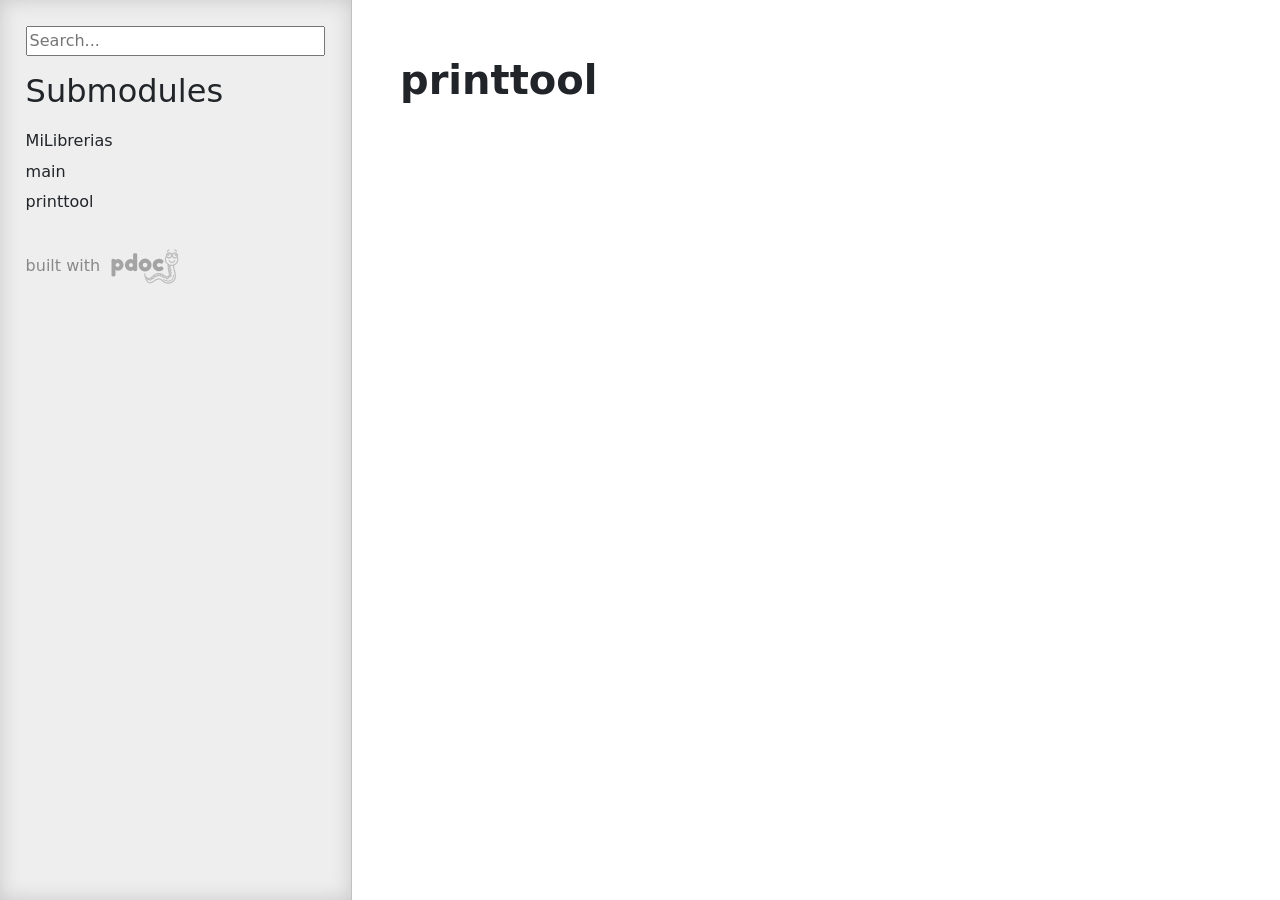
<file: docs/printtool.html>
<!doctype html>
<html lang="en">
<head>
    <meta charset="utf-8">
    <meta name="viewport" content="width=device-width, initial-scale=1">
    <meta name="generator" content="pdoc 15.0.1"/>
    <title>printtool API documentation</title>

    <style>/*! * Bootstrap Reboot v5.0.0 (https://getbootstrap.com/) * Copyright 2011-2021 The Bootstrap Authors * Copyright 2011-2021 Twitter, Inc. * Licensed under MIT (https://github.com/twbs/bootstrap/blob/main/LICENSE) * Forked from Normalize.css, licensed MIT (https://github.com/necolas/normalize.css/blob/master/LICENSE.md) */*,::after,::before{box-sizing:border-box}@media (prefers-reduced-motion:no-preference){:root{scroll-behavior:smooth}}body{margin:0;font-family:system-ui,-apple-system,"Segoe UI",Roboto,"Helvetica Neue",Arial,"Noto Sans","Liberation Sans",sans-serif,"Apple Color Emoji","Segoe UI Emoji","Segoe UI Symbol","Noto Color Emoji";font-size:1rem;font-weight:400;line-height:1.5;color:#212529;background-color:#fff;-webkit-text-size-adjust:100%;-webkit-tap-highlight-color:transparent}hr{margin:1rem 0;color:inherit;background-color:currentColor;border:0;opacity:.25}hr:not([size]){height:1px}h1,h2,h3,h4,h5,h6{margin-top:0;margin-bottom:.5rem;font-weight:500;line-height:1.2}h1{font-size:calc(1.375rem + 1.5vw)}@media (min-width:1200px){h1{font-size:2.5rem}}h2{font-size:calc(1.325rem + .9vw)}@media (min-width:1200px){h2{font-size:2rem}}h3{font-size:calc(1.3rem + .6vw)}@media (min-width:1200px){h3{font-size:1.75rem}}h4{font-size:calc(1.275rem + .3vw)}@media (min-width:1200px){h4{font-size:1.5rem}}h5{font-size:1.25rem}h6{font-size:1rem}p{margin-top:0;margin-bottom:1rem}abbr[data-bs-original-title],abbr[title]{-webkit-text-decoration:underline dotted;text-decoration:underline dotted;cursor:help;-webkit-text-decoration-skip-ink:none;text-decoration-skip-ink:none}address{margin-bottom:1rem;font-style:normal;line-height:inherit}ol,ul{padding-left:2rem}dl,ol,ul{margin-top:0;margin-bottom:1rem}ol ol,ol ul,ul ol,ul ul{margin-bottom:0}dt{font-weight:700}dd{margin-bottom:.5rem;margin-left:0}blockquote{margin:0 0 1rem}b,strong{font-weight:bolder}small{font-size:.875em}mark{padding:.2em;background-color:#fcf8e3}sub,sup{position:relative;font-size:.75em;line-height:0;vertical-align:baseline}sub{bottom:-.25em}sup{top:-.5em}a{color:#0d6efd;text-decoration:underline}a:hover{color:#0a58ca}a:not([href]):not([class]),a:not([href]):not([class]):hover{color:inherit;text-decoration:none}code,kbd,pre,samp{font-family:SFMono-Regular,Menlo,Monaco,Consolas,"Liberation Mono","Courier New",monospace;font-size:1em;direction:ltr;unicode-bidi:bidi-override}pre{display:block;margin-top:0;margin-bottom:1rem;overflow:auto;font-size:.875em}pre code{font-size:inherit;color:inherit;word-break:normal}code{font-size:.875em;color:#d63384;word-wrap:break-word}a>code{color:inherit}kbd{padding:.2rem .4rem;font-size:.875em;color:#fff;background-color:#212529;border-radius:.2rem}kbd kbd{padding:0;font-size:1em;font-weight:700}figure{margin:0 0 1rem}img,svg{vertical-align:middle}table{caption-side:bottom;border-collapse:collapse}caption{padding-top:.5rem;padding-bottom:.5rem;color:#6c757d;text-align:left}th{text-align:inherit;text-align:-webkit-match-parent}tbody,td,tfoot,th,thead,tr{border-color:inherit;border-style:solid;border-width:0}label{display:inline-block}button{border-radius:0}button:focus:not(:focus-visible){outline:0}button,input,optgroup,select,textarea{margin:0;font-family:inherit;font-size:inherit;line-height:inherit}button,select{text-transform:none}[role=button]{cursor:pointer}select{word-wrap:normal}select:disabled{opacity:1}[list]::-webkit-calendar-picker-indicator{display:none}[type=button],[type=reset],[type=submit],button{-webkit-appearance:button}[type=button]:not(:disabled),[type=reset]:not(:disabled),[type=submit]:not(:disabled),button:not(:disabled){cursor:pointer}::-moz-focus-inner{padding:0;border-style:none}textarea{resize:vertical}fieldset{min-width:0;padding:0;margin:0;border:0}legend{float:left;width:100%;padding:0;margin-bottom:.5rem;font-size:calc(1.275rem + .3vw);line-height:inherit}@media (min-width:1200px){legend{font-size:1.5rem}}legend+*{clear:left}::-webkit-datetime-edit-day-field,::-webkit-datetime-edit-fields-wrapper,::-webkit-datetime-edit-hour-field,::-webkit-datetime-edit-minute,::-webkit-datetime-edit-month-field,::-webkit-datetime-edit-text,::-webkit-datetime-edit-year-field{padding:0}::-webkit-inner-spin-button{height:auto}[type=search]{outline-offset:-2px;-webkit-appearance:textfield}::-webkit-search-decoration{-webkit-appearance:none}::-webkit-color-swatch-wrapper{padding:0}::file-selector-button{font:inherit}::-webkit-file-upload-button{font:inherit;-webkit-appearance:button}output{display:inline-block}iframe{border:0}summary{display:list-item;cursor:pointer}progress{vertical-align:baseline}[hidden]{display:none!important}</style>
    <style>/*! syntax-highlighting.css */pre{line-height:125%;}span.linenos{color:inherit; background-color:transparent; padding-left:5px; padding-right:20px;}.pdoc-code .hll{background-color:#ffffcc}.pdoc-code{background:#f8f8f8;}.pdoc-code .c{color:#3D7B7B; font-style:italic}.pdoc-code .err{border:1px solid #FF0000}.pdoc-code .k{color:#008000; font-weight:bold}.pdoc-code .o{color:#666666}.pdoc-code .ch{color:#3D7B7B; font-style:italic}.pdoc-code .cm{color:#3D7B7B; font-style:italic}.pdoc-code .cp{color:#9C6500}.pdoc-code .cpf{color:#3D7B7B; font-style:italic}.pdoc-code .c1{color:#3D7B7B; font-style:italic}.pdoc-code .cs{color:#3D7B7B; font-style:italic}.pdoc-code .gd{color:#A00000}.pdoc-code .ge{font-style:italic}.pdoc-code .gr{color:#E40000}.pdoc-code .gh{color:#000080; font-weight:bold}.pdoc-code .gi{color:#008400}.pdoc-code .go{color:#717171}.pdoc-code .gp{color:#000080; font-weight:bold}.pdoc-code .gs{font-weight:bold}.pdoc-code .gu{color:#800080; font-weight:bold}.pdoc-code .gt{color:#0044DD}.pdoc-code .kc{color:#008000; font-weight:bold}.pdoc-code .kd{color:#008000; font-weight:bold}.pdoc-code .kn{color:#008000; font-weight:bold}.pdoc-code .kp{color:#008000}.pdoc-code .kr{color:#008000; font-weight:bold}.pdoc-code .kt{color:#B00040}.pdoc-code .m{color:#666666}.pdoc-code .s{color:#BA2121}.pdoc-code .na{color:#687822}.pdoc-code .nb{color:#008000}.pdoc-code .nc{color:#0000FF; font-weight:bold}.pdoc-code .no{color:#880000}.pdoc-code .nd{color:#AA22FF}.pdoc-code .ni{color:#717171; font-weight:bold}.pdoc-code .ne{color:#CB3F38; font-weight:bold}.pdoc-code .nf{color:#0000FF}.pdoc-code .nl{color:#767600}.pdoc-code .nn{color:#0000FF; font-weight:bold}.pdoc-code .nt{color:#008000; font-weight:bold}.pdoc-code .nv{color:#19177C}.pdoc-code .ow{color:#AA22FF; font-weight:bold}.pdoc-code .w{color:#bbbbbb}.pdoc-code .mb{color:#666666}.pdoc-code .mf{color:#666666}.pdoc-code .mh{color:#666666}.pdoc-code .mi{color:#666666}.pdoc-code .mo{color:#666666}.pdoc-code .sa{color:#BA2121}.pdoc-code .sb{color:#BA2121}.pdoc-code .sc{color:#BA2121}.pdoc-code .dl{color:#BA2121}.pdoc-code .sd{color:#BA2121; font-style:italic}.pdoc-code .s2{color:#BA2121}.pdoc-code .se{color:#AA5D1F; font-weight:bold}.pdoc-code .sh{color:#BA2121}.pdoc-code .si{color:#A45A77; font-weight:bold}.pdoc-code .sx{color:#008000}.pdoc-code .sr{color:#A45A77}.pdoc-code .s1{color:#BA2121}.pdoc-code .ss{color:#19177C}.pdoc-code .bp{color:#008000}.pdoc-code .fm{color:#0000FF}.pdoc-code .vc{color:#19177C}.pdoc-code .vg{color:#19177C}.pdoc-code .vi{color:#19177C}.pdoc-code .vm{color:#19177C}.pdoc-code .il{color:#666666}</style>
    <style>/*! theme.css */:root{--pdoc-background:#fff;}.pdoc{--text:#212529;--muted:#6c757d;--link:#3660a5;--link-hover:#1659c5;--code:#f8f8f8;--active:#fff598;--accent:#eee;--accent2:#c1c1c1;--nav-hover:rgba(255, 255, 255, 0.5);--name:#0066BB;--def:#008800;--annotation:#007020;}</style>
    <style>/*! layout.css */html, body{width:100%;height:100%;}html, main{scroll-behavior:smooth;}body{background-color:var(--pdoc-background);}@media (max-width:769px){#navtoggle{cursor:pointer;position:absolute;width:50px;height:40px;top:1rem;right:1rem;border-color:var(--text);color:var(--text);display:flex;opacity:0.8;z-index:999;}#navtoggle:hover{opacity:1;}#togglestate + div{display:none;}#togglestate:checked + div{display:inherit;}main, header{padding:2rem 3vw;}header + main{margin-top:-3rem;}.git-button{display:none !important;}nav input[type="search"]{max-width:77%;}nav input[type="search"]:first-child{margin-top:-6px;}nav input[type="search"]:valid ~ *{display:none !important;}}@media (min-width:770px){:root{--sidebar-width:clamp(12.5rem, 28vw, 22rem);}nav{position:fixed;overflow:auto;height:100vh;width:var(--sidebar-width);}main, header{padding:3rem 2rem 3rem calc(var(--sidebar-width) + 3rem);width:calc(54rem + var(--sidebar-width));max-width:100%;}header + main{margin-top:-4rem;}#navtoggle{display:none;}}#togglestate{position:absolute;height:0;opacity:0;}nav.pdoc{--pad:clamp(0.5rem, 2vw, 1.75rem);--indent:1.5rem;background-color:var(--accent);border-right:1px solid var(--accent2);box-shadow:0 0 20px rgba(50, 50, 50, .2) inset;padding:0 0 0 var(--pad);overflow-wrap:anywhere;scrollbar-width:thin; scrollbar-color:var(--accent2) transparent; z-index:1}nav.pdoc::-webkit-scrollbar{width:.4rem; }nav.pdoc::-webkit-scrollbar-thumb{background-color:var(--accent2); }nav.pdoc > div{padding:var(--pad) 0;}nav.pdoc .module-list-button{display:inline-flex;align-items:center;color:var(--text);border-color:var(--muted);margin-bottom:1rem;}nav.pdoc .module-list-button:hover{border-color:var(--text);}nav.pdoc input[type=search]{display:block;outline-offset:0;width:calc(100% - var(--pad));}nav.pdoc .logo{max-width:calc(100% - var(--pad));max-height:35vh;display:block;margin:0 auto 1rem;transform:translate(calc(-.5 * var(--pad)), 0);}nav.pdoc ul{list-style:none;padding-left:0;}nav.pdoc > div > ul{margin-left:calc(0px - var(--pad));}nav.pdoc li a{padding:.2rem 0 .2rem calc(var(--pad) + var(--indent));}nav.pdoc > div > ul > li > a{padding-left:var(--pad);}nav.pdoc li{transition:all 100ms;}nav.pdoc li:hover{background-color:var(--nav-hover);}nav.pdoc a, nav.pdoc a:hover{color:var(--text);}nav.pdoc a{display:block;}nav.pdoc > h2:first-of-type{margin-top:1.5rem;}nav.pdoc .class:before{content:"class ";color:var(--muted);}nav.pdoc .function:after{content:"()";color:var(--muted);}nav.pdoc footer:before{content:"";display:block;width:calc(100% - var(--pad));border-top:solid var(--accent2) 1px;margin-top:1.5rem;padding-top:.5rem;}nav.pdoc footer{font-size:small;}</style>
    <style>/*! content.css */.pdoc{color:var(--text);box-sizing:border-box;line-height:1.5;background:none;}.pdoc .pdoc-button{cursor:pointer;display:inline-block;border:solid black 1px;border-radius:2px;font-size:.75rem;padding:calc(0.5em - 1px) 1em;transition:100ms all;}.pdoc .alert{padding:1rem 1rem 1rem calc(1.5rem + 24px);border:1px solid transparent;border-radius:.25rem;background-repeat:no-repeat;background-position:.75rem center;margin-bottom:1rem;}.pdoc .alert > em{display:none;}.pdoc .alert > *:last-child{margin-bottom:0;}.pdoc .alert.note {color:#084298;background-color:#cfe2ff;border-color:#b6d4fe;background-image:url("data:image/svg+xml,%3Csvg%20xmlns%3D%22http%3A//www.w3.org/2000/svg%22%20width%3D%2224%22%20height%3D%2224%22%20fill%3D%22%23084298%22%20viewBox%3D%220%200%2016%2016%22%3E%3Cpath%20d%3D%22M8%2016A8%208%200%201%200%208%200a8%208%200%200%200%200%2016zm.93-9.412-1%204.705c-.07.34.029.533.304.533.194%200%20.487-.07.686-.246l-.088.416c-.287.346-.92.598-1.465.598-.703%200-1.002-.422-.808-1.319l.738-3.468c.064-.293.006-.399-.287-.47l-.451-.081.082-.381%202.29-.287zM8%205.5a1%201%200%201%201%200-2%201%201%200%200%201%200%202z%22/%3E%3C/svg%3E");}.pdoc .alert.warning{color:#664d03;background-color:#fff3cd;border-color:#ffecb5;background-image:url("data:image/svg+xml,%3Csvg%20xmlns%3D%22http%3A//www.w3.org/2000/svg%22%20width%3D%2224%22%20height%3D%2224%22%20fill%3D%22%23664d03%22%20viewBox%3D%220%200%2016%2016%22%3E%3Cpath%20d%3D%22M8.982%201.566a1.13%201.13%200%200%200-1.96%200L.165%2013.233c-.457.778.091%201.767.98%201.767h13.713c.889%200%201.438-.99.98-1.767L8.982%201.566zM8%205c.535%200%20.954.462.9.995l-.35%203.507a.552.552%200%200%201-1.1%200L7.1%205.995A.905.905%200%200%201%208%205zm.002%206a1%201%200%201%201%200%202%201%201%200%200%201%200-2z%22/%3E%3C/svg%3E");}.pdoc .alert.danger{color:#842029;background-color:#f8d7da;border-color:#f5c2c7;background-image:url("data:image/svg+xml,%3Csvg%20xmlns%3D%22http%3A//www.w3.org/2000/svg%22%20width%3D%2224%22%20height%3D%2224%22%20fill%3D%22%23842029%22%20viewBox%3D%220%200%2016%2016%22%3E%3Cpath%20d%3D%22M5.52.359A.5.5%200%200%201%206%200h4a.5.5%200%200%201%20.474.658L8.694%206H12.5a.5.5%200%200%201%20.395.807l-7%209a.5.5%200%200%201-.873-.454L6.823%209.5H3.5a.5.5%200%200%201-.48-.641l2.5-8.5z%22/%3E%3C/svg%3E");}.pdoc .visually-hidden{position:absolute !important;width:1px !important;height:1px !important;padding:0 !important;margin:-1px !important;overflow:hidden !important;clip:rect(0, 0, 0, 0) !important;white-space:nowrap !important;border:0 !important;}.pdoc h1, .pdoc h2, .pdoc h3{font-weight:300;margin:.3em 0;padding:.2em 0;}.pdoc > section:not(.module-info) h1{font-size:1.5rem;font-weight:500;}.pdoc > section:not(.module-info) h2{font-size:1.4rem;font-weight:500;}.pdoc > section:not(.module-info) h3{font-size:1.3rem;font-weight:500;}.pdoc > section:not(.module-info) h4{font-size:1.2rem;}.pdoc > section:not(.module-info) h5{font-size:1.1rem;}.pdoc a{text-decoration:none;color:var(--link);}.pdoc a:hover{color:var(--link-hover);}.pdoc blockquote{margin-left:2rem;}.pdoc pre{border-top:1px solid var(--accent2);border-bottom:1px solid var(--accent2);margin-top:0;margin-bottom:1em;padding:.5rem 0 .5rem .5rem;overflow-x:auto;background-color:var(--code);}.pdoc code{color:var(--text);padding:.2em .4em;margin:0;font-size:85%;background-color:var(--accent);border-radius:6px;}.pdoc a > code{color:inherit;}.pdoc pre > code{display:inline-block;font-size:inherit;background:none;border:none;padding:0;}.pdoc > section:not(.module-info){margin-bottom:1.5rem;}.pdoc .modulename{margin-top:0;font-weight:bold;}.pdoc .modulename a{color:var(--link);transition:100ms all;}.pdoc .git-button{float:right;border:solid var(--link) 1px;}.pdoc .git-button:hover{background-color:var(--link);color:var(--pdoc-background);}.view-source-toggle-state,.view-source-toggle-state ~ .pdoc-code{display:none;}.view-source-toggle-state:checked ~ .pdoc-code{display:block;}.view-source-button{display:inline-block;float:right;font-size:.75rem;line-height:1.5rem;color:var(--muted);padding:0 .4rem 0 1.3rem;cursor:pointer;text-indent:-2px;}.view-source-button > span{visibility:hidden;}.module-info .view-source-button{float:none;display:flex;justify-content:flex-end;margin:-1.2rem .4rem -.2rem 0;}.view-source-button::before{position:absolute;content:"View Source";display:list-item;list-style-type:disclosure-closed;}.view-source-toggle-state:checked ~ .attr .view-source-button::before,.view-source-toggle-state:checked ~ .view-source-button::before{list-style-type:disclosure-open;}.pdoc .docstring{margin-bottom:1.5rem;}.pdoc section:not(.module-info) .docstring{margin-left:clamp(0rem, 5vw - 2rem, 1rem);}.pdoc .docstring .pdoc-code{margin-left:1em;margin-right:1em;}.pdoc h1:target,.pdoc h2:target,.pdoc h3:target,.pdoc h4:target,.pdoc h5:target,.pdoc h6:target,.pdoc .pdoc-code > pre > span:target{background-color:var(--active);box-shadow:-1rem 0 0 0 var(--active);}.pdoc .pdoc-code > pre > span:target{display:block;}.pdoc div:target > .attr,.pdoc section:target > .attr,.pdoc dd:target > a{background-color:var(--active);}.pdoc *{scroll-margin:2rem;}.pdoc .pdoc-code .linenos{user-select:none;}.pdoc .attr:hover{filter:contrast(0.95);}.pdoc section, .pdoc .classattr{position:relative;}.pdoc .headerlink{--width:clamp(1rem, 3vw, 2rem);position:absolute;top:0;left:calc(0rem - var(--width));transition:all 100ms ease-in-out;opacity:0;}.pdoc .headerlink::before{content:"#";display:block;text-align:center;width:var(--width);height:2.3rem;line-height:2.3rem;font-size:1.5rem;}.pdoc .attr:hover ~ .headerlink,.pdoc *:target > .headerlink,.pdoc .headerlink:hover{opacity:1;}.pdoc .attr{display:block;margin:.5rem 0 .5rem;padding:.4rem .4rem .4rem 1rem;background-color:var(--accent);overflow-x:auto;}.pdoc .classattr{margin-left:2rem;}.pdoc .decorator-deprecated{color:#842029;}.pdoc .decorator-deprecated ~ span{filter:grayscale(1) opacity(0.8);}.pdoc .name{color:var(--name);font-weight:bold;}.pdoc .def{color:var(--def);font-weight:bold;}.pdoc .signature{background-color:transparent;}.pdoc .param, .pdoc .return-annotation{white-space:pre;}.pdoc .signature.multiline .param{display:block;}.pdoc .signature.condensed .param{display:inline-block;}.pdoc .annotation{color:var(--annotation);}.pdoc .view-value-toggle-state,.pdoc .view-value-toggle-state ~ .default_value{display:none;}.pdoc .view-value-toggle-state:checked ~ .default_value{display:inherit;}.pdoc .view-value-button{font-size:.5rem;vertical-align:middle;border-style:dashed;margin-top:-0.1rem;}.pdoc .view-value-button:hover{background:white;}.pdoc .view-value-button::before{content:"show";text-align:center;width:2.2em;display:inline-block;}.pdoc .view-value-toggle-state:checked ~ .view-value-button::before{content:"hide";}.pdoc .inherited{margin-left:2rem;}.pdoc .inherited dt{font-weight:700;}.pdoc .inherited dt, .pdoc .inherited dd{display:inline;margin-left:0;margin-bottom:.5rem;}.pdoc .inherited dd:not(:last-child):after{content:", ";}.pdoc .inherited .class:before{content:"class ";}.pdoc .inherited .function a:after{content:"()";}.pdoc .search-result .docstring{overflow:auto;max-height:25vh;}.pdoc .search-result.focused > .attr{background-color:var(--active);}.pdoc .attribution{margin-top:2rem;display:block;opacity:0.5;transition:all 200ms;filter:grayscale(100%);}.pdoc .attribution:hover{opacity:1;filter:grayscale(0%);}.pdoc .attribution img{margin-left:5px;height:35px;vertical-align:middle;width:70px;transition:all 200ms;}.pdoc table{display:block;width:max-content;max-width:100%;overflow:auto;margin-bottom:1rem;}.pdoc table th{font-weight:600;}.pdoc table th, .pdoc table td{padding:6px 13px;border:1px solid var(--accent2);}</style>
    <style>/*! custom.css */</style></head>
<body>
    <nav class="pdoc">
        <label id="navtoggle" for="togglestate" class="pdoc-button"><svg xmlns='http://www.w3.org/2000/svg' viewBox='0 0 30 30'><path stroke-linecap='round' stroke="currentColor" stroke-miterlimit='10' stroke-width='2' d='M4 7h22M4 15h22M4 23h22'/></svg></label>
        <input id="togglestate" type="checkbox" aria-hidden="true" tabindex="-1">
        <div>

            <input type="search" placeholder="Search..." role="searchbox" aria-label="search"
                   pattern=".+" required>


            <h2>Submodules</h2>
            <ul>
                    <li><a href="printtool/MiLibrerias.html">MiLibrerias</a></li>
                    <li><a href="printtool/main.html">main</a></li>
                    <li><a href="printtool/printtool.html">printtool</a></li>
            </ul>



        <a class="attribution" title="pdoc: Python API documentation generator" href="https://pdoc.dev" target="_blank">
            built with <span class="visually-hidden">pdoc</span><img
                alt="pdoc logo"
                src="data:image/svg+xml,%3Csvg%20xmlns%3D%22http%3A//www.w3.org/2000/svg%22%20role%3D%22img%22%20aria-label%3D%22pdoc%20logo%22%20width%3D%22300%22%20height%3D%22150%22%20viewBox%3D%22-1%200%2060%2030%22%3E%3Ctitle%3Epdoc%3C/title%3E%3Cpath%20d%3D%22M29.621%2021.293c-.011-.273-.214-.475-.511-.481a.5.5%200%200%200-.489.503l-.044%201.393c-.097.551-.695%201.215-1.566%201.704-.577.428-1.306.486-2.193.182-1.426-.617-2.467-1.654-3.304-2.487l-.173-.172a3.43%203.43%200%200%200-.365-.306.49.49%200%200%200-.286-.196c-1.718-1.06-4.931-1.47-7.353.191l-.219.15c-1.707%201.187-3.413%202.131-4.328%201.03-.02-.027-.49-.685-.141-1.763.233-.721.546-2.408.772-4.076.042-.09.067-.187.046-.288.166-1.347.277-2.625.241-3.351%201.378-1.008%202.271-2.586%202.271-4.362%200-.976-.272-1.935-.788-2.774-.057-.094-.122-.18-.184-.268.033-.167.052-.339.052-.516%200-1.477-1.202-2.679-2.679-2.679-.791%200-1.496.352-1.987.9a6.3%206.3%200%200%200-1.001.029c-.492-.564-1.207-.929-2.012-.929-1.477%200-2.679%201.202-2.679%202.679A2.65%202.65%200%200%200%20.97%206.554c-.383.747-.595%201.572-.595%202.41%200%202.311%201.507%204.29%203.635%205.107-.037.699-.147%202.27-.423%203.294l-.137.461c-.622%202.042-2.515%208.257%201.727%2010.643%201.614.908%203.06%201.248%204.317%201.248%202.665%200%204.492-1.524%205.322-2.401%201.476-1.559%202.886-1.854%206.491.82%201.877%201.393%203.514%201.753%204.861%201.068%202.223-1.713%202.811-3.867%203.399-6.374.077-.846.056-1.469.054-1.537zm-4.835%204.313c-.054.305-.156.586-.242.629-.034-.007-.131-.022-.307-.157-.145-.111-.314-.478-.456-.908.221.121.432.25.675.355.115.039.219.051.33.081zm-2.251-1.238c-.05.33-.158.648-.252.694-.022.001-.125-.018-.307-.157-.217-.166-.488-.906-.639-1.573.358.344.754.693%201.198%201.036zm-3.887-2.337c-.006-.116-.018-.231-.041-.342.635.145%201.189.368%201.599.625.097.231.166.481.174.642-.03.049-.055.101-.067.158-.046.013-.128.026-.298.004-.278-.037-.901-.57-1.367-1.087zm-1.127-.497c.116.306.176.625.12.71-.019.014-.117.045-.345.016-.206-.027-.604-.332-.986-.695.41-.051.816-.056%201.211-.031zm-4.535%201.535c.209.22.379.47.358.598-.006.041-.088.138-.351.234-.144.055-.539-.063-.979-.259a11.66%2011.66%200%200%200%20.972-.573zm.983-.664c.359-.237.738-.418%201.126-.554.25.237.479.548.457.694-.006.042-.087.138-.351.235-.174.064-.694-.105-1.232-.375zm-3.381%201.794c-.022.145-.061.29-.149.401-.133.166-.358.248-.69.251h-.002c-.133%200-.306-.26-.45-.621.417.091.854.07%201.291-.031zm-2.066-8.077a4.78%204.78%200%200%201-.775-.584c.172-.115.505-.254.88-.378l-.105.962zm-.331%202.302a10.32%2010.32%200%200%201-.828-.502c.202-.143.576-.328.984-.49l-.156.992zm-.45%202.157l-.701-.403c.214-.115.536-.249.891-.376a11.57%2011.57%200%200%201-.19.779zm-.181%201.716c.064.398.194.702.298.893-.194-.051-.435-.162-.736-.398.061-.119.224-.3.438-.495zM8.87%204.141c0%20.152-.123.276-.276.276s-.275-.124-.275-.276.123-.276.276-.276.275.124.275.276zm-.735-.389a1.15%201.15%200%200%200-.314.783%201.16%201.16%200%200%200%201.162%201.162c.457%200%20.842-.27%201.032-.653.026.117.042.238.042.362a1.68%201.68%200%200%201-1.679%201.679%201.68%201.68%200%200%201-1.679-1.679c0-.843.626-1.535%201.436-1.654zM5.059%205.406A1.68%201.68%200%200%201%203.38%207.085a1.68%201.68%200%200%201-1.679-1.679c0-.037.009-.072.011-.109.21.3.541.508.935.508a1.16%201.16%200%200%200%201.162-1.162%201.14%201.14%200%200%200-.474-.912c.015%200%20.03-.005.045-.005.926.001%201.679.754%201.679%201.68zM3.198%204.141c0%20.152-.123.276-.276.276s-.275-.124-.275-.276.123-.276.276-.276.275.124.275.276zM1.375%208.964c0-.52.103-1.035.288-1.52.466.394%201.06.64%201.717.64%201.144%200%202.116-.725%202.499-1.738.383%201.012%201.355%201.738%202.499%201.738.867%200%201.631-.421%202.121-1.062.307.605.478%201.267.478%201.942%200%202.486-2.153%204.51-4.801%204.51s-4.801-2.023-4.801-4.51zm24.342%2019.349c-.985.498-2.267.168-3.813-.979-3.073-2.281-5.453-3.199-7.813-.705-1.315%201.391-4.163%203.365-8.423.97-3.174-1.786-2.239-6.266-1.261-9.479l.146-.492c.276-1.02.395-2.457.444-3.268a6.11%206.11%200%200%200%201.18.115%206.01%206.01%200%200%200%202.536-.562l-.006.175c-.802.215-1.848.612-2.021%201.25-.079.295.021.601.274.837.219.203.415.364.598.501-.667.304-1.243.698-1.311%201.179-.02.144-.022.507.393.787.213.144.395.26.564.365-1.285.521-1.361.96-1.381%201.126-.018.142-.011.496.427.746l.854.489c-.473.389-.971.914-.999%201.429-.018.278.095.532.316.713.675.556%201.231.721%201.653.721.059%200%20.104-.014.158-.02.207.707.641%201.64%201.513%201.64h.013c.8-.008%201.236-.345%201.462-.626.173-.216.268-.457.325-.692.424.195.93.374%201.372.374.151%200%20.294-.021.423-.068.732-.27.944-.704.993-1.021.009-.061.003-.119.002-.179.266.086.538.147.789.147.15%200%20.294-.021.423-.069.542-.2.797-.489.914-.754.237.147.478.258.704.288.106.014.205.021.296.021.356%200%20.595-.101.767-.229.438.435%201.094.992%201.656%201.067.106.014.205.021.296.021a1.56%201.56%200%200%200%20.323-.035c.17.575.453%201.289.866%201.605.358.273.665.362.914.362a.99.99%200%200%200%20.421-.093%201.03%201.03%200%200%200%20.245-.164c.168.428.39.846.68%201.068.358.273.665.362.913.362a.99.99%200%200%200%20.421-.093c.317-.148.512-.448.639-.762.251.157.495.257.726.257.127%200%20.25-.024.37-.071.427-.17.706-.617.841-1.314.022-.015.047-.022.068-.038.067-.051.133-.104.196-.159-.443%201.486-1.107%202.761-2.086%203.257zM8.66%209.925a.5.5%200%201%200-1%200c0%20.653-.818%201.205-1.787%201.205s-1.787-.552-1.787-1.205a.5.5%200%201%200-1%200c0%201.216%201.25%202.205%202.787%202.205s2.787-.989%202.787-2.205zm4.4%2015.965l-.208.097c-2.661%201.258-4.708%201.436-6.086.527-1.542-1.017-1.88-3.19-1.844-4.198a.4.4%200%200%200-.385-.414c-.242-.029-.406.164-.414.385-.046%201.249.367%203.686%202.202%204.896.708.467%201.547.7%202.51.7%201.248%200%202.706-.392%204.362-1.174l.185-.086a.4.4%200%200%200%20.205-.527c-.089-.204-.326-.291-.527-.206zM9.547%202.292c.093.077.205.114.317.114a.5.5%200%200%200%20.318-.886L8.817.397a.5.5%200%200%200-.703.068.5.5%200%200%200%20.069.703l1.364%201.124zm-7.661-.065c.086%200%20.173-.022.253-.068l1.523-.893a.5.5%200%200%200-.506-.863l-1.523.892a.5.5%200%200%200-.179.685c.094.158.261.247.432.247z%22%20transform%3D%22matrix%28-1%200%200%201%2058%200%29%22%20fill%3D%22%233bb300%22/%3E%3Cpath%20d%3D%22M.3%2021.86V10.18q0-.46.02-.68.04-.22.18-.5.28-.54%201.34-.54%201.06%200%201.42.28.38.26.44.78.76-1.04%202.38-1.04%201.64%200%203.1%201.54%201.46%201.54%201.46%203.58%200%202.04-1.46%203.58-1.44%201.54-3.08%201.54-1.64%200-2.38-.92v4.04q0%20.46-.04.68-.02.22-.18.5-.14.3-.5.42-.36.12-.98.12-.62%200-1-.12-.36-.12-.52-.4-.14-.28-.18-.5-.02-.22-.02-.68zm3.96-9.42q-.46.54-.46%201.18%200%20.64.46%201.18.48.52%201.2.52.74%200%201.24-.52.52-.52.52-1.18%200-.66-.48-1.18-.48-.54-1.26-.54-.76%200-1.22.54zm14.741-8.36q.16-.3.54-.42.38-.12%201-.12.64%200%201.02.12.38.12.52.42.16.3.18.54.04.22.04.68v11.94q0%20.46-.04.7-.02.22-.18.5-.3.54-1.7.54-1.38%200-1.54-.98-.84.96-2.34.96-1.8%200-3.28-1.56-1.48-1.58-1.48-3.66%200-2.1%201.48-3.68%201.5-1.58%203.28-1.58%201.48%200%202.3%201v-4.2q0-.46.02-.68.04-.24.18-.52zm-3.24%2010.86q.52.54%201.26.54.74%200%201.22-.54.5-.54.5-1.18%200-.66-.48-1.22-.46-.56-1.26-.56-.8%200-1.28.56-.48.54-.48%201.2%200%20.66.52%201.2zm7.833-1.2q0-2.4%201.68-3.96%201.68-1.56%203.84-1.56%202.16%200%203.82%201.56%201.66%201.54%201.66%203.94%200%201.66-.86%202.96-.86%201.28-2.1%201.9-1.22.6-2.54.6-1.32%200-2.56-.64-1.24-.66-2.1-1.92-.84-1.28-.84-2.88zm4.18%201.44q.64.48%201.3.48.66%200%201.32-.5.66-.5.66-1.48%200-.98-.62-1.46-.62-.48-1.34-.48-.72%200-1.34.5-.62.5-.62%201.48%200%20.96.64%201.46zm11.412-1.44q0%20.84.56%201.32.56.46%201.18.46.64%200%201.18-.36.56-.38.9-.38.6%200%201.46%201.06.46.58.46%201.04%200%20.76-1.1%201.42-1.14.8-2.8.8-1.86%200-3.58-1.34-.82-.64-1.34-1.7-.52-1.08-.52-2.36%200-1.3.52-2.34.52-1.06%201.34-1.7%201.66-1.32%203.54-1.32.76%200%201.48.22.72.2%201.06.4l.32.2q.36.24.56.38.52.4.52.92%200%20.5-.42%201.14-.72%201.1-1.38%201.1-.38%200-1.08-.44-.36-.34-1.04-.34-.66%200-1.24.48-.58.48-.58%201.34z%22%20fill%3D%22green%22/%3E%3C/svg%3E"/>
        </a>
</div>
    </nav>
    <main class="pdoc">
            <section class="module-info">
                    <h1 class="modulename">
printtool    </h1>

                
                
                
                
            </section>
    </main>
<script>
    function escapeHTML(html) {
        return document.createElement('div').appendChild(document.createTextNode(html)).parentNode.innerHTML;
    }

    const originalContent = document.querySelector("main.pdoc");
    let currentContent = originalContent;

    function setContent(innerHTML) {
        let elem;
        if (innerHTML) {
            elem = document.createElement("main");
            elem.classList.add("pdoc");
            elem.innerHTML = innerHTML;
        } else {
            elem = originalContent;
        }
        if (currentContent !== elem) {
            currentContent.replaceWith(elem);
            currentContent = elem;
        }
    }

    function getSearchTerm() {
        return (new URL(window.location)).searchParams.get("search");
    }

    const searchBox = document.querySelector(".pdoc input[type=search]");
    searchBox.addEventListener("input", function () {
        let url = new URL(window.location);
        if (searchBox.value.trim()) {
            url.hash = "";
            url.searchParams.set("search", searchBox.value);
        } else {
            url.searchParams.delete("search");
        }
        history.replaceState("", "", url.toString());
        onInput();
    });
    window.addEventListener("popstate", onInput);


    let search, searchErr;

    async function initialize() {
        try {
            search = await new Promise((resolve, reject) => {
                const script = document.createElement("script");
                script.type = "text/javascript";
                script.async = true;
                script.onload = () => resolve(window.pdocSearch);
                script.onerror = (e) => reject(e);
                script.src = "search.js";
                document.getElementsByTagName("head")[0].appendChild(script);
            });
        } catch (e) {
            console.error("Cannot fetch pdoc search index");
            searchErr = "Cannot fetch search index.";
        }
        onInput();

        document.querySelector("nav.pdoc").addEventListener("click", e => {
            if (e.target.hash) {
                searchBox.value = "";
                searchBox.dispatchEvent(new Event("input"));
            }
        });
    }

    function onInput() {
        setContent((() => {
            const term = getSearchTerm();
            if (!term) {
                return null
            }
            if (searchErr) {
                return `<h3>Error: ${searchErr}</h3>`
            }
            if (!search) {
                return "<h3>Searching...</h3>"
            }

            window.scrollTo({top: 0, left: 0, behavior: 'auto'});

            const results = search(term);

            let html;
            if (results.length === 0) {
                html = `No search results for '${escapeHTML(term)}'.`
            } else {
                html = `<h4>${results.length} search result${results.length > 1 ? "s" : ""} for '${escapeHTML(term)}'.</h4>`;
            }
            for (let result of results.slice(0, 10)) {
                let doc = result.doc;
                let url = `${doc.modulename.replaceAll(".", "/")}.html`;
                if (doc.qualname) {
                    url += `#${doc.qualname}`;
                }

                let heading;
                switch (result.doc.kind) {
                    case "function":
                        if (doc.fullname.endsWith(".__init__")) {
                            heading = `<span class="name">${doc.fullname.replace(/\.__init__$/, "")}</span>${doc.signature}`;
                        } else {
                            heading = `<span class="def">${doc.funcdef}</span> <span class="name">${doc.fullname}</span>${doc.signature}`;
                        }
                        break;
                    case "class":
                        heading = `<span class="def">class</span> <span class="name">${doc.fullname}</span>`;
                        if (doc.bases)
                            heading += `<wbr>(<span class="base">${doc.bases}</span>)`;
                        heading += `:`;
                        break;
                    case "variable":
                        heading = `<span class="name">${doc.fullname}</span>`;
                        if (doc.annotation)
                            heading += `<span class="annotation">${doc.annotation}</span>`;
                        if (doc.default_value)
                            heading += `<span class="default_value"> = ${doc.default_value}</span>`;
                        break;
                    default:
                        heading = `<span class="name">${doc.fullname}</span>`;
                        break;
                }
                html += `
                        <section class="search-result">
                        <a href="${url}" class="attr ${doc.kind}">${heading}</a>
                        <div class="docstring">${doc.doc}</div>
                        </section>
                    `;

            }
            return html;
        })());
    }

    if (getSearchTerm()) {
        initialize();
        searchBox.value = getSearchTerm();
        onInput();
    } else {
        searchBox.addEventListener("focus", initialize, {once: true});
    }

    searchBox.addEventListener("keydown", e => {
        if (["ArrowDown", "ArrowUp", "Enter"].includes(e.key)) {
            let focused = currentContent.querySelector(".search-result.focused");
            if (!focused) {
                currentContent.querySelector(".search-result").classList.add("focused");
            } else if (
                e.key === "ArrowDown"
                && focused.nextElementSibling
                && focused.nextElementSibling.classList.contains("search-result")
            ) {
                focused.classList.remove("focused");
                focused.nextElementSibling.classList.add("focused");
                focused.nextElementSibling.scrollIntoView({
                    behavior: "smooth",
                    block: "nearest",
                    inline: "nearest"
                });
            } else if (
                e.key === "ArrowUp"
                && focused.previousElementSibling
                && focused.previousElementSibling.classList.contains("search-result")
            ) {
                focused.classList.remove("focused");
                focused.previousElementSibling.classList.add("focused");
                focused.previousElementSibling.scrollIntoView({
                    behavior: "smooth",
                    block: "nearest",
                    inline: "nearest"
                });
            } else if (
                e.key === "Enter"
            ) {
                focused.querySelector("a").click();
            }
        }
    });
</script></body>
</html>
</file>
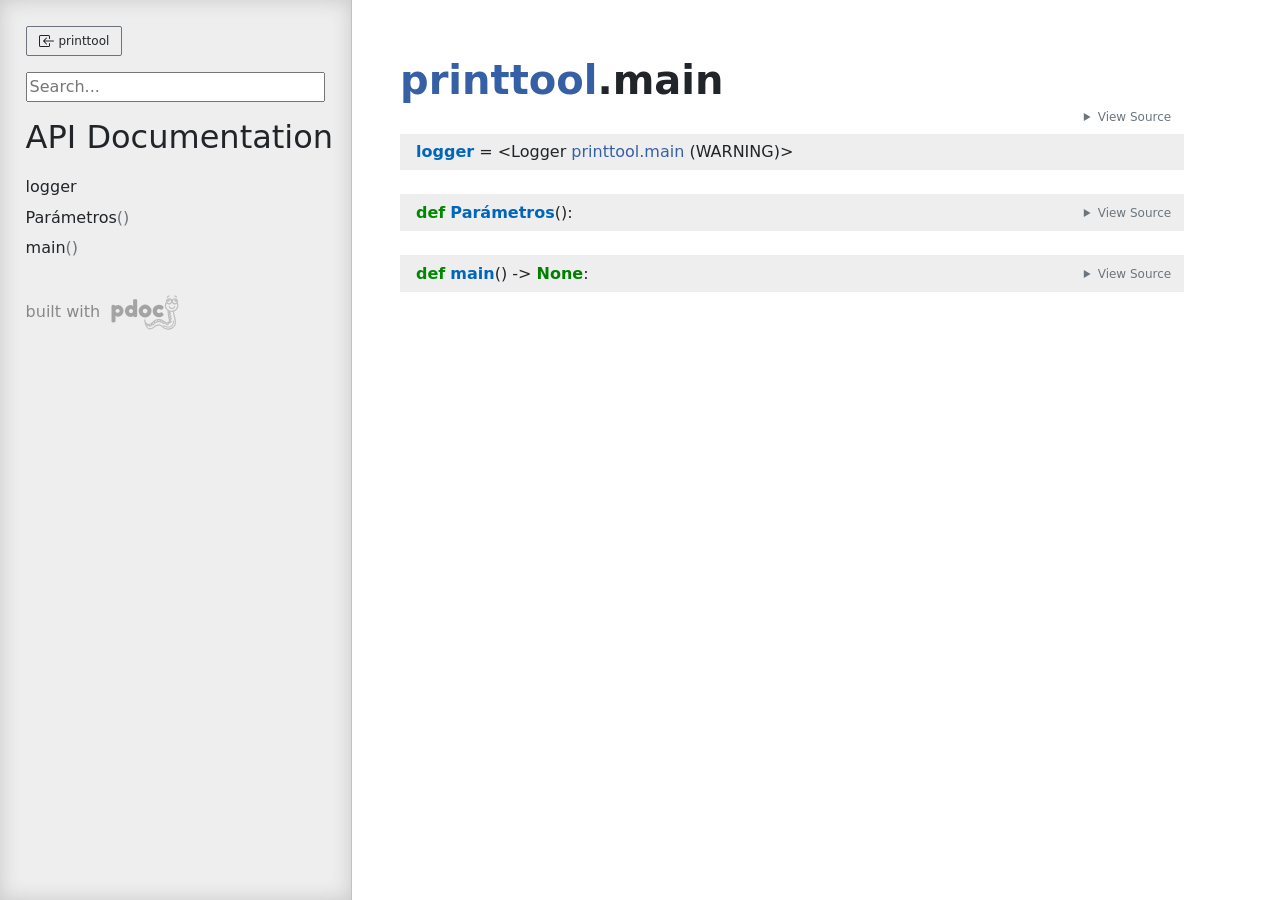
<file: docs/printtool/main.html>
<!doctype html>
<html lang="en">
<head>
    <meta charset="utf-8">
    <meta name="viewport" content="width=device-width, initial-scale=1">
    <meta name="generator" content="pdoc 15.0.1"/>
    <title>printtool.main API documentation</title>

    <style>/*! * Bootstrap Reboot v5.0.0 (https://getbootstrap.com/) * Copyright 2011-2021 The Bootstrap Authors * Copyright 2011-2021 Twitter, Inc. * Licensed under MIT (https://github.com/twbs/bootstrap/blob/main/LICENSE) * Forked from Normalize.css, licensed MIT (https://github.com/necolas/normalize.css/blob/master/LICENSE.md) */*,::after,::before{box-sizing:border-box}@media (prefers-reduced-motion:no-preference){:root{scroll-behavior:smooth}}body{margin:0;font-family:system-ui,-apple-system,"Segoe UI",Roboto,"Helvetica Neue",Arial,"Noto Sans","Liberation Sans",sans-serif,"Apple Color Emoji","Segoe UI Emoji","Segoe UI Symbol","Noto Color Emoji";font-size:1rem;font-weight:400;line-height:1.5;color:#212529;background-color:#fff;-webkit-text-size-adjust:100%;-webkit-tap-highlight-color:transparent}hr{margin:1rem 0;color:inherit;background-color:currentColor;border:0;opacity:.25}hr:not([size]){height:1px}h1,h2,h3,h4,h5,h6{margin-top:0;margin-bottom:.5rem;font-weight:500;line-height:1.2}h1{font-size:calc(1.375rem + 1.5vw)}@media (min-width:1200px){h1{font-size:2.5rem}}h2{font-size:calc(1.325rem + .9vw)}@media (min-width:1200px){h2{font-size:2rem}}h3{font-size:calc(1.3rem + .6vw)}@media (min-width:1200px){h3{font-size:1.75rem}}h4{font-size:calc(1.275rem + .3vw)}@media (min-width:1200px){h4{font-size:1.5rem}}h5{font-size:1.25rem}h6{font-size:1rem}p{margin-top:0;margin-bottom:1rem}abbr[data-bs-original-title],abbr[title]{-webkit-text-decoration:underline dotted;text-decoration:underline dotted;cursor:help;-webkit-text-decoration-skip-ink:none;text-decoration-skip-ink:none}address{margin-bottom:1rem;font-style:normal;line-height:inherit}ol,ul{padding-left:2rem}dl,ol,ul{margin-top:0;margin-bottom:1rem}ol ol,ol ul,ul ol,ul ul{margin-bottom:0}dt{font-weight:700}dd{margin-bottom:.5rem;margin-left:0}blockquote{margin:0 0 1rem}b,strong{font-weight:bolder}small{font-size:.875em}mark{padding:.2em;background-color:#fcf8e3}sub,sup{position:relative;font-size:.75em;line-height:0;vertical-align:baseline}sub{bottom:-.25em}sup{top:-.5em}a{color:#0d6efd;text-decoration:underline}a:hover{color:#0a58ca}a:not([href]):not([class]),a:not([href]):not([class]):hover{color:inherit;text-decoration:none}code,kbd,pre,samp{font-family:SFMono-Regular,Menlo,Monaco,Consolas,"Liberation Mono","Courier New",monospace;font-size:1em;direction:ltr;unicode-bidi:bidi-override}pre{display:block;margin-top:0;margin-bottom:1rem;overflow:auto;font-size:.875em}pre code{font-size:inherit;color:inherit;word-break:normal}code{font-size:.875em;color:#d63384;word-wrap:break-word}a>code{color:inherit}kbd{padding:.2rem .4rem;font-size:.875em;color:#fff;background-color:#212529;border-radius:.2rem}kbd kbd{padding:0;font-size:1em;font-weight:700}figure{margin:0 0 1rem}img,svg{vertical-align:middle}table{caption-side:bottom;border-collapse:collapse}caption{padding-top:.5rem;padding-bottom:.5rem;color:#6c757d;text-align:left}th{text-align:inherit;text-align:-webkit-match-parent}tbody,td,tfoot,th,thead,tr{border-color:inherit;border-style:solid;border-width:0}label{display:inline-block}button{border-radius:0}button:focus:not(:focus-visible){outline:0}button,input,optgroup,select,textarea{margin:0;font-family:inherit;font-size:inherit;line-height:inherit}button,select{text-transform:none}[role=button]{cursor:pointer}select{word-wrap:normal}select:disabled{opacity:1}[list]::-webkit-calendar-picker-indicator{display:none}[type=button],[type=reset],[type=submit],button{-webkit-appearance:button}[type=button]:not(:disabled),[type=reset]:not(:disabled),[type=submit]:not(:disabled),button:not(:disabled){cursor:pointer}::-moz-focus-inner{padding:0;border-style:none}textarea{resize:vertical}fieldset{min-width:0;padding:0;margin:0;border:0}legend{float:left;width:100%;padding:0;margin-bottom:.5rem;font-size:calc(1.275rem + .3vw);line-height:inherit}@media (min-width:1200px){legend{font-size:1.5rem}}legend+*{clear:left}::-webkit-datetime-edit-day-field,::-webkit-datetime-edit-fields-wrapper,::-webkit-datetime-edit-hour-field,::-webkit-datetime-edit-minute,::-webkit-datetime-edit-month-field,::-webkit-datetime-edit-text,::-webkit-datetime-edit-year-field{padding:0}::-webkit-inner-spin-button{height:auto}[type=search]{outline-offset:-2px;-webkit-appearance:textfield}::-webkit-search-decoration{-webkit-appearance:none}::-webkit-color-swatch-wrapper{padding:0}::file-selector-button{font:inherit}::-webkit-file-upload-button{font:inherit;-webkit-appearance:button}output{display:inline-block}iframe{border:0}summary{display:list-item;cursor:pointer}progress{vertical-align:baseline}[hidden]{display:none!important}</style>
    <style>/*! syntax-highlighting.css */pre{line-height:125%;}span.linenos{color:inherit; background-color:transparent; padding-left:5px; padding-right:20px;}.pdoc-code .hll{background-color:#ffffcc}.pdoc-code{background:#f8f8f8;}.pdoc-code .c{color:#3D7B7B; font-style:italic}.pdoc-code .err{border:1px solid #FF0000}.pdoc-code .k{color:#008000; font-weight:bold}.pdoc-code .o{color:#666666}.pdoc-code .ch{color:#3D7B7B; font-style:italic}.pdoc-code .cm{color:#3D7B7B; font-style:italic}.pdoc-code .cp{color:#9C6500}.pdoc-code .cpf{color:#3D7B7B; font-style:italic}.pdoc-code .c1{color:#3D7B7B; font-style:italic}.pdoc-code .cs{color:#3D7B7B; font-style:italic}.pdoc-code .gd{color:#A00000}.pdoc-code .ge{font-style:italic}.pdoc-code .gr{color:#E40000}.pdoc-code .gh{color:#000080; font-weight:bold}.pdoc-code .gi{color:#008400}.pdoc-code .go{color:#717171}.pdoc-code .gp{color:#000080; font-weight:bold}.pdoc-code .gs{font-weight:bold}.pdoc-code .gu{color:#800080; font-weight:bold}.pdoc-code .gt{color:#0044DD}.pdoc-code .kc{color:#008000; font-weight:bold}.pdoc-code .kd{color:#008000; font-weight:bold}.pdoc-code .kn{color:#008000; font-weight:bold}.pdoc-code .kp{color:#008000}.pdoc-code .kr{color:#008000; font-weight:bold}.pdoc-code .kt{color:#B00040}.pdoc-code .m{color:#666666}.pdoc-code .s{color:#BA2121}.pdoc-code .na{color:#687822}.pdoc-code .nb{color:#008000}.pdoc-code .nc{color:#0000FF; font-weight:bold}.pdoc-code .no{color:#880000}.pdoc-code .nd{color:#AA22FF}.pdoc-code .ni{color:#717171; font-weight:bold}.pdoc-code .ne{color:#CB3F38; font-weight:bold}.pdoc-code .nf{color:#0000FF}.pdoc-code .nl{color:#767600}.pdoc-code .nn{color:#0000FF; font-weight:bold}.pdoc-code .nt{color:#008000; font-weight:bold}.pdoc-code .nv{color:#19177C}.pdoc-code .ow{color:#AA22FF; font-weight:bold}.pdoc-code .w{color:#bbbbbb}.pdoc-code .mb{color:#666666}.pdoc-code .mf{color:#666666}.pdoc-code .mh{color:#666666}.pdoc-code .mi{color:#666666}.pdoc-code .mo{color:#666666}.pdoc-code .sa{color:#BA2121}.pdoc-code .sb{color:#BA2121}.pdoc-code .sc{color:#BA2121}.pdoc-code .dl{color:#BA2121}.pdoc-code .sd{color:#BA2121; font-style:italic}.pdoc-code .s2{color:#BA2121}.pdoc-code .se{color:#AA5D1F; font-weight:bold}.pdoc-code .sh{color:#BA2121}.pdoc-code .si{color:#A45A77; font-weight:bold}.pdoc-code .sx{color:#008000}.pdoc-code .sr{color:#A45A77}.pdoc-code .s1{color:#BA2121}.pdoc-code .ss{color:#19177C}.pdoc-code .bp{color:#008000}.pdoc-code .fm{color:#0000FF}.pdoc-code .vc{color:#19177C}.pdoc-code .vg{color:#19177C}.pdoc-code .vi{color:#19177C}.pdoc-code .vm{color:#19177C}.pdoc-code .il{color:#666666}</style>
    <style>/*! theme.css */:root{--pdoc-background:#fff;}.pdoc{--text:#212529;--muted:#6c757d;--link:#3660a5;--link-hover:#1659c5;--code:#f8f8f8;--active:#fff598;--accent:#eee;--accent2:#c1c1c1;--nav-hover:rgba(255, 255, 255, 0.5);--name:#0066BB;--def:#008800;--annotation:#007020;}</style>
    <style>/*! layout.css */html, body{width:100%;height:100%;}html, main{scroll-behavior:smooth;}body{background-color:var(--pdoc-background);}@media (max-width:769px){#navtoggle{cursor:pointer;position:absolute;width:50px;height:40px;top:1rem;right:1rem;border-color:var(--text);color:var(--text);display:flex;opacity:0.8;z-index:999;}#navtoggle:hover{opacity:1;}#togglestate + div{display:none;}#togglestate:checked + div{display:inherit;}main, header{padding:2rem 3vw;}header + main{margin-top:-3rem;}.git-button{display:none !important;}nav input[type="search"]{max-width:77%;}nav input[type="search"]:first-child{margin-top:-6px;}nav input[type="search"]:valid ~ *{display:none !important;}}@media (min-width:770px){:root{--sidebar-width:clamp(12.5rem, 28vw, 22rem);}nav{position:fixed;overflow:auto;height:100vh;width:var(--sidebar-width);}main, header{padding:3rem 2rem 3rem calc(var(--sidebar-width) + 3rem);width:calc(54rem + var(--sidebar-width));max-width:100%;}header + main{margin-top:-4rem;}#navtoggle{display:none;}}#togglestate{position:absolute;height:0;opacity:0;}nav.pdoc{--pad:clamp(0.5rem, 2vw, 1.75rem);--indent:1.5rem;background-color:var(--accent);border-right:1px solid var(--accent2);box-shadow:0 0 20px rgba(50, 50, 50, .2) inset;padding:0 0 0 var(--pad);overflow-wrap:anywhere;scrollbar-width:thin; scrollbar-color:var(--accent2) transparent; z-index:1}nav.pdoc::-webkit-scrollbar{width:.4rem; }nav.pdoc::-webkit-scrollbar-thumb{background-color:var(--accent2); }nav.pdoc > div{padding:var(--pad) 0;}nav.pdoc .module-list-button{display:inline-flex;align-items:center;color:var(--text);border-color:var(--muted);margin-bottom:1rem;}nav.pdoc .module-list-button:hover{border-color:var(--text);}nav.pdoc input[type=search]{display:block;outline-offset:0;width:calc(100% - var(--pad));}nav.pdoc .logo{max-width:calc(100% - var(--pad));max-height:35vh;display:block;margin:0 auto 1rem;transform:translate(calc(-.5 * var(--pad)), 0);}nav.pdoc ul{list-style:none;padding-left:0;}nav.pdoc > div > ul{margin-left:calc(0px - var(--pad));}nav.pdoc li a{padding:.2rem 0 .2rem calc(var(--pad) + var(--indent));}nav.pdoc > div > ul > li > a{padding-left:var(--pad);}nav.pdoc li{transition:all 100ms;}nav.pdoc li:hover{background-color:var(--nav-hover);}nav.pdoc a, nav.pdoc a:hover{color:var(--text);}nav.pdoc a{display:block;}nav.pdoc > h2:first-of-type{margin-top:1.5rem;}nav.pdoc .class:before{content:"class ";color:var(--muted);}nav.pdoc .function:after{content:"()";color:var(--muted);}nav.pdoc footer:before{content:"";display:block;width:calc(100% - var(--pad));border-top:solid var(--accent2) 1px;margin-top:1.5rem;padding-top:.5rem;}nav.pdoc footer{font-size:small;}</style>
    <style>/*! content.css */.pdoc{color:var(--text);box-sizing:border-box;line-height:1.5;background:none;}.pdoc .pdoc-button{cursor:pointer;display:inline-block;border:solid black 1px;border-radius:2px;font-size:.75rem;padding:calc(0.5em - 1px) 1em;transition:100ms all;}.pdoc .alert{padding:1rem 1rem 1rem calc(1.5rem + 24px);border:1px solid transparent;border-radius:.25rem;background-repeat:no-repeat;background-position:.75rem center;margin-bottom:1rem;}.pdoc .alert > em{display:none;}.pdoc .alert > *:last-child{margin-bottom:0;}.pdoc .alert.note {color:#084298;background-color:#cfe2ff;border-color:#b6d4fe;background-image:url("data:image/svg+xml,%3Csvg%20xmlns%3D%22http%3A//www.w3.org/2000/svg%22%20width%3D%2224%22%20height%3D%2224%22%20fill%3D%22%23084298%22%20viewBox%3D%220%200%2016%2016%22%3E%3Cpath%20d%3D%22M8%2016A8%208%200%201%200%208%200a8%208%200%200%200%200%2016zm.93-9.412-1%204.705c-.07.34.029.533.304.533.194%200%20.487-.07.686-.246l-.088.416c-.287.346-.92.598-1.465.598-.703%200-1.002-.422-.808-1.319l.738-3.468c.064-.293.006-.399-.287-.47l-.451-.081.082-.381%202.29-.287zM8%205.5a1%201%200%201%201%200-2%201%201%200%200%201%200%202z%22/%3E%3C/svg%3E");}.pdoc .alert.warning{color:#664d03;background-color:#fff3cd;border-color:#ffecb5;background-image:url("data:image/svg+xml,%3Csvg%20xmlns%3D%22http%3A//www.w3.org/2000/svg%22%20width%3D%2224%22%20height%3D%2224%22%20fill%3D%22%23664d03%22%20viewBox%3D%220%200%2016%2016%22%3E%3Cpath%20d%3D%22M8.982%201.566a1.13%201.13%200%200%200-1.96%200L.165%2013.233c-.457.778.091%201.767.98%201.767h13.713c.889%200%201.438-.99.98-1.767L8.982%201.566zM8%205c.535%200%20.954.462.9.995l-.35%203.507a.552.552%200%200%201-1.1%200L7.1%205.995A.905.905%200%200%201%208%205zm.002%206a1%201%200%201%201%200%202%201%201%200%200%201%200-2z%22/%3E%3C/svg%3E");}.pdoc .alert.danger{color:#842029;background-color:#f8d7da;border-color:#f5c2c7;background-image:url("data:image/svg+xml,%3Csvg%20xmlns%3D%22http%3A//www.w3.org/2000/svg%22%20width%3D%2224%22%20height%3D%2224%22%20fill%3D%22%23842029%22%20viewBox%3D%220%200%2016%2016%22%3E%3Cpath%20d%3D%22M5.52.359A.5.5%200%200%201%206%200h4a.5.5%200%200%201%20.474.658L8.694%206H12.5a.5.5%200%200%201%20.395.807l-7%209a.5.5%200%200%201-.873-.454L6.823%209.5H3.5a.5.5%200%200%201-.48-.641l2.5-8.5z%22/%3E%3C/svg%3E");}.pdoc .visually-hidden{position:absolute !important;width:1px !important;height:1px !important;padding:0 !important;margin:-1px !important;overflow:hidden !important;clip:rect(0, 0, 0, 0) !important;white-space:nowrap !important;border:0 !important;}.pdoc h1, .pdoc h2, .pdoc h3{font-weight:300;margin:.3em 0;padding:.2em 0;}.pdoc > section:not(.module-info) h1{font-size:1.5rem;font-weight:500;}.pdoc > section:not(.module-info) h2{font-size:1.4rem;font-weight:500;}.pdoc > section:not(.module-info) h3{font-size:1.3rem;font-weight:500;}.pdoc > section:not(.module-info) h4{font-size:1.2rem;}.pdoc > section:not(.module-info) h5{font-size:1.1rem;}.pdoc a{text-decoration:none;color:var(--link);}.pdoc a:hover{color:var(--link-hover);}.pdoc blockquote{margin-left:2rem;}.pdoc pre{border-top:1px solid var(--accent2);border-bottom:1px solid var(--accent2);margin-top:0;margin-bottom:1em;padding:.5rem 0 .5rem .5rem;overflow-x:auto;background-color:var(--code);}.pdoc code{color:var(--text);padding:.2em .4em;margin:0;font-size:85%;background-color:var(--accent);border-radius:6px;}.pdoc a > code{color:inherit;}.pdoc pre > code{display:inline-block;font-size:inherit;background:none;border:none;padding:0;}.pdoc > section:not(.module-info){margin-bottom:1.5rem;}.pdoc .modulename{margin-top:0;font-weight:bold;}.pdoc .modulename a{color:var(--link);transition:100ms all;}.pdoc .git-button{float:right;border:solid var(--link) 1px;}.pdoc .git-button:hover{background-color:var(--link);color:var(--pdoc-background);}.view-source-toggle-state,.view-source-toggle-state ~ .pdoc-code{display:none;}.view-source-toggle-state:checked ~ .pdoc-code{display:block;}.view-source-button{display:inline-block;float:right;font-size:.75rem;line-height:1.5rem;color:var(--muted);padding:0 .4rem 0 1.3rem;cursor:pointer;text-indent:-2px;}.view-source-button > span{visibility:hidden;}.module-info .view-source-button{float:none;display:flex;justify-content:flex-end;margin:-1.2rem .4rem -.2rem 0;}.view-source-button::before{position:absolute;content:"View Source";display:list-item;list-style-type:disclosure-closed;}.view-source-toggle-state:checked ~ .attr .view-source-button::before,.view-source-toggle-state:checked ~ .view-source-button::before{list-style-type:disclosure-open;}.pdoc .docstring{margin-bottom:1.5rem;}.pdoc section:not(.module-info) .docstring{margin-left:clamp(0rem, 5vw - 2rem, 1rem);}.pdoc .docstring .pdoc-code{margin-left:1em;margin-right:1em;}.pdoc h1:target,.pdoc h2:target,.pdoc h3:target,.pdoc h4:target,.pdoc h5:target,.pdoc h6:target,.pdoc .pdoc-code > pre > span:target{background-color:var(--active);box-shadow:-1rem 0 0 0 var(--active);}.pdoc .pdoc-code > pre > span:target{display:block;}.pdoc div:target > .attr,.pdoc section:target > .attr,.pdoc dd:target > a{background-color:var(--active);}.pdoc *{scroll-margin:2rem;}.pdoc .pdoc-code .linenos{user-select:none;}.pdoc .attr:hover{filter:contrast(0.95);}.pdoc section, .pdoc .classattr{position:relative;}.pdoc .headerlink{--width:clamp(1rem, 3vw, 2rem);position:absolute;top:0;left:calc(0rem - var(--width));transition:all 100ms ease-in-out;opacity:0;}.pdoc .headerlink::before{content:"#";display:block;text-align:center;width:var(--width);height:2.3rem;line-height:2.3rem;font-size:1.5rem;}.pdoc .attr:hover ~ .headerlink,.pdoc *:target > .headerlink,.pdoc .headerlink:hover{opacity:1;}.pdoc .attr{display:block;margin:.5rem 0 .5rem;padding:.4rem .4rem .4rem 1rem;background-color:var(--accent);overflow-x:auto;}.pdoc .classattr{margin-left:2rem;}.pdoc .decorator-deprecated{color:#842029;}.pdoc .decorator-deprecated ~ span{filter:grayscale(1) opacity(0.8);}.pdoc .name{color:var(--name);font-weight:bold;}.pdoc .def{color:var(--def);font-weight:bold;}.pdoc .signature{background-color:transparent;}.pdoc .param, .pdoc .return-annotation{white-space:pre;}.pdoc .signature.multiline .param{display:block;}.pdoc .signature.condensed .param{display:inline-block;}.pdoc .annotation{color:var(--annotation);}.pdoc .view-value-toggle-state,.pdoc .view-value-toggle-state ~ .default_value{display:none;}.pdoc .view-value-toggle-state:checked ~ .default_value{display:inherit;}.pdoc .view-value-button{font-size:.5rem;vertical-align:middle;border-style:dashed;margin-top:-0.1rem;}.pdoc .view-value-button:hover{background:white;}.pdoc .view-value-button::before{content:"show";text-align:center;width:2.2em;display:inline-block;}.pdoc .view-value-toggle-state:checked ~ .view-value-button::before{content:"hide";}.pdoc .inherited{margin-left:2rem;}.pdoc .inherited dt{font-weight:700;}.pdoc .inherited dt, .pdoc .inherited dd{display:inline;margin-left:0;margin-bottom:.5rem;}.pdoc .inherited dd:not(:last-child):after{content:", ";}.pdoc .inherited .class:before{content:"class ";}.pdoc .inherited .function a:after{content:"()";}.pdoc .search-result .docstring{overflow:auto;max-height:25vh;}.pdoc .search-result.focused > .attr{background-color:var(--active);}.pdoc .attribution{margin-top:2rem;display:block;opacity:0.5;transition:all 200ms;filter:grayscale(100%);}.pdoc .attribution:hover{opacity:1;filter:grayscale(0%);}.pdoc .attribution img{margin-left:5px;height:35px;vertical-align:middle;width:70px;transition:all 200ms;}.pdoc table{display:block;width:max-content;max-width:100%;overflow:auto;margin-bottom:1rem;}.pdoc table th{font-weight:600;}.pdoc table th, .pdoc table td{padding:6px 13px;border:1px solid var(--accent2);}</style>
    <style>/*! custom.css */</style></head>
<body>
    <nav class="pdoc">
        <label id="navtoggle" for="togglestate" class="pdoc-button"><svg xmlns='http://www.w3.org/2000/svg' viewBox='0 0 30 30'><path stroke-linecap='round' stroke="currentColor" stroke-miterlimit='10' stroke-width='2' d='M4 7h22M4 15h22M4 23h22'/></svg></label>
        <input id="togglestate" type="checkbox" aria-hidden="true" tabindex="-1">
        <div>            <a class="pdoc-button module-list-button" href="../printtool.html">
<svg xmlns="http://www.w3.org/2000/svg" width="16" height="16" fill="currentColor" class="bi bi-box-arrow-in-left" viewBox="0 0 16 16">
  <path fill-rule="evenodd" d="M10 3.5a.5.5 0 0 0-.5-.5h-8a.5.5 0 0 0-.5.5v9a.5.5 0 0 0 .5.5h8a.5.5 0 0 0 .5-.5v-2a.5.5 0 0 1 1 0v2A1.5 1.5 0 0 1 9.5 14h-8A1.5 1.5 0 0 1 0 12.5v-9A1.5 1.5 0 0 1 1.5 2h8A1.5 1.5 0 0 1 11 3.5v2a.5.5 0 0 1-1 0v-2z"/>
  <path fill-rule="evenodd" d="M4.146 8.354a.5.5 0 0 1 0-.708l3-3a.5.5 0 1 1 .708.708L5.707 7.5H14.5a.5.5 0 0 1 0 1H5.707l2.147 2.146a.5.5 0 0 1-.708.708l-3-3z"/>
</svg>                &nbsp;printtool</a>


            <input type="search" placeholder="Search..." role="searchbox" aria-label="search"
                   pattern=".+" required>



            <h2>API Documentation</h2>
                <ul class="memberlist">
            <li>
                    <a class="variable" href="#logger">logger</a>
            </li>
            <li>
                    <a class="function" href="#Parámetros">Parámetros</a>
            </li>
            <li>
                    <a class="function" href="#main">main</a>
            </li>
    </ul>



        <a class="attribution" title="pdoc: Python API documentation generator" href="https://pdoc.dev" target="_blank">
            built with <span class="visually-hidden">pdoc</span><img
                alt="pdoc logo"
                src="data:image/svg+xml,%3Csvg%20xmlns%3D%22http%3A//www.w3.org/2000/svg%22%20role%3D%22img%22%20aria-label%3D%22pdoc%20logo%22%20width%3D%22300%22%20height%3D%22150%22%20viewBox%3D%22-1%200%2060%2030%22%3E%3Ctitle%3Epdoc%3C/title%3E%3Cpath%20d%3D%22M29.621%2021.293c-.011-.273-.214-.475-.511-.481a.5.5%200%200%200-.489.503l-.044%201.393c-.097.551-.695%201.215-1.566%201.704-.577.428-1.306.486-2.193.182-1.426-.617-2.467-1.654-3.304-2.487l-.173-.172a3.43%203.43%200%200%200-.365-.306.49.49%200%200%200-.286-.196c-1.718-1.06-4.931-1.47-7.353.191l-.219.15c-1.707%201.187-3.413%202.131-4.328%201.03-.02-.027-.49-.685-.141-1.763.233-.721.546-2.408.772-4.076.042-.09.067-.187.046-.288.166-1.347.277-2.625.241-3.351%201.378-1.008%202.271-2.586%202.271-4.362%200-.976-.272-1.935-.788-2.774-.057-.094-.122-.18-.184-.268.033-.167.052-.339.052-.516%200-1.477-1.202-2.679-2.679-2.679-.791%200-1.496.352-1.987.9a6.3%206.3%200%200%200-1.001.029c-.492-.564-1.207-.929-2.012-.929-1.477%200-2.679%201.202-2.679%202.679A2.65%202.65%200%200%200%20.97%206.554c-.383.747-.595%201.572-.595%202.41%200%202.311%201.507%204.29%203.635%205.107-.037.699-.147%202.27-.423%203.294l-.137.461c-.622%202.042-2.515%208.257%201.727%2010.643%201.614.908%203.06%201.248%204.317%201.248%202.665%200%204.492-1.524%205.322-2.401%201.476-1.559%202.886-1.854%206.491.82%201.877%201.393%203.514%201.753%204.861%201.068%202.223-1.713%202.811-3.867%203.399-6.374.077-.846.056-1.469.054-1.537zm-4.835%204.313c-.054.305-.156.586-.242.629-.034-.007-.131-.022-.307-.157-.145-.111-.314-.478-.456-.908.221.121.432.25.675.355.115.039.219.051.33.081zm-2.251-1.238c-.05.33-.158.648-.252.694-.022.001-.125-.018-.307-.157-.217-.166-.488-.906-.639-1.573.358.344.754.693%201.198%201.036zm-3.887-2.337c-.006-.116-.018-.231-.041-.342.635.145%201.189.368%201.599.625.097.231.166.481.174.642-.03.049-.055.101-.067.158-.046.013-.128.026-.298.004-.278-.037-.901-.57-1.367-1.087zm-1.127-.497c.116.306.176.625.12.71-.019.014-.117.045-.345.016-.206-.027-.604-.332-.986-.695.41-.051.816-.056%201.211-.031zm-4.535%201.535c.209.22.379.47.358.598-.006.041-.088.138-.351.234-.144.055-.539-.063-.979-.259a11.66%2011.66%200%200%200%20.972-.573zm.983-.664c.359-.237.738-.418%201.126-.554.25.237.479.548.457.694-.006.042-.087.138-.351.235-.174.064-.694-.105-1.232-.375zm-3.381%201.794c-.022.145-.061.29-.149.401-.133.166-.358.248-.69.251h-.002c-.133%200-.306-.26-.45-.621.417.091.854.07%201.291-.031zm-2.066-8.077a4.78%204.78%200%200%201-.775-.584c.172-.115.505-.254.88-.378l-.105.962zm-.331%202.302a10.32%2010.32%200%200%201-.828-.502c.202-.143.576-.328.984-.49l-.156.992zm-.45%202.157l-.701-.403c.214-.115.536-.249.891-.376a11.57%2011.57%200%200%201-.19.779zm-.181%201.716c.064.398.194.702.298.893-.194-.051-.435-.162-.736-.398.061-.119.224-.3.438-.495zM8.87%204.141c0%20.152-.123.276-.276.276s-.275-.124-.275-.276.123-.276.276-.276.275.124.275.276zm-.735-.389a1.15%201.15%200%200%200-.314.783%201.16%201.16%200%200%200%201.162%201.162c.457%200%20.842-.27%201.032-.653.026.117.042.238.042.362a1.68%201.68%200%200%201-1.679%201.679%201.68%201.68%200%200%201-1.679-1.679c0-.843.626-1.535%201.436-1.654zM5.059%205.406A1.68%201.68%200%200%201%203.38%207.085a1.68%201.68%200%200%201-1.679-1.679c0-.037.009-.072.011-.109.21.3.541.508.935.508a1.16%201.16%200%200%200%201.162-1.162%201.14%201.14%200%200%200-.474-.912c.015%200%20.03-.005.045-.005.926.001%201.679.754%201.679%201.68zM3.198%204.141c0%20.152-.123.276-.276.276s-.275-.124-.275-.276.123-.276.276-.276.275.124.275.276zM1.375%208.964c0-.52.103-1.035.288-1.52.466.394%201.06.64%201.717.64%201.144%200%202.116-.725%202.499-1.738.383%201.012%201.355%201.738%202.499%201.738.867%200%201.631-.421%202.121-1.062.307.605.478%201.267.478%201.942%200%202.486-2.153%204.51-4.801%204.51s-4.801-2.023-4.801-4.51zm24.342%2019.349c-.985.498-2.267.168-3.813-.979-3.073-2.281-5.453-3.199-7.813-.705-1.315%201.391-4.163%203.365-8.423.97-3.174-1.786-2.239-6.266-1.261-9.479l.146-.492c.276-1.02.395-2.457.444-3.268a6.11%206.11%200%200%200%201.18.115%206.01%206.01%200%200%200%202.536-.562l-.006.175c-.802.215-1.848.612-2.021%201.25-.079.295.021.601.274.837.219.203.415.364.598.501-.667.304-1.243.698-1.311%201.179-.02.144-.022.507.393.787.213.144.395.26.564.365-1.285.521-1.361.96-1.381%201.126-.018.142-.011.496.427.746l.854.489c-.473.389-.971.914-.999%201.429-.018.278.095.532.316.713.675.556%201.231.721%201.653.721.059%200%20.104-.014.158-.02.207.707.641%201.64%201.513%201.64h.013c.8-.008%201.236-.345%201.462-.626.173-.216.268-.457.325-.692.424.195.93.374%201.372.374.151%200%20.294-.021.423-.068.732-.27.944-.704.993-1.021.009-.061.003-.119.002-.179.266.086.538.147.789.147.15%200%20.294-.021.423-.069.542-.2.797-.489.914-.754.237.147.478.258.704.288.106.014.205.021.296.021.356%200%20.595-.101.767-.229.438.435%201.094.992%201.656%201.067.106.014.205.021.296.021a1.56%201.56%200%200%200%20.323-.035c.17.575.453%201.289.866%201.605.358.273.665.362.914.362a.99.99%200%200%200%20.421-.093%201.03%201.03%200%200%200%20.245-.164c.168.428.39.846.68%201.068.358.273.665.362.913.362a.99.99%200%200%200%20.421-.093c.317-.148.512-.448.639-.762.251.157.495.257.726.257.127%200%20.25-.024.37-.071.427-.17.706-.617.841-1.314.022-.015.047-.022.068-.038.067-.051.133-.104.196-.159-.443%201.486-1.107%202.761-2.086%203.257zM8.66%209.925a.5.5%200%201%200-1%200c0%20.653-.818%201.205-1.787%201.205s-1.787-.552-1.787-1.205a.5.5%200%201%200-1%200c0%201.216%201.25%202.205%202.787%202.205s2.787-.989%202.787-2.205zm4.4%2015.965l-.208.097c-2.661%201.258-4.708%201.436-6.086.527-1.542-1.017-1.88-3.19-1.844-4.198a.4.4%200%200%200-.385-.414c-.242-.029-.406.164-.414.385-.046%201.249.367%203.686%202.202%204.896.708.467%201.547.7%202.51.7%201.248%200%202.706-.392%204.362-1.174l.185-.086a.4.4%200%200%200%20.205-.527c-.089-.204-.326-.291-.527-.206zM9.547%202.292c.093.077.205.114.317.114a.5.5%200%200%200%20.318-.886L8.817.397a.5.5%200%200%200-.703.068.5.5%200%200%200%20.069.703l1.364%201.124zm-7.661-.065c.086%200%20.173-.022.253-.068l1.523-.893a.5.5%200%200%200-.506-.863l-1.523.892a.5.5%200%200%200-.179.685c.094.158.261.247.432.247z%22%20transform%3D%22matrix%28-1%200%200%201%2058%200%29%22%20fill%3D%22%233bb300%22/%3E%3Cpath%20d%3D%22M.3%2021.86V10.18q0-.46.02-.68.04-.22.18-.5.28-.54%201.34-.54%201.06%200%201.42.28.38.26.44.78.76-1.04%202.38-1.04%201.64%200%203.1%201.54%201.46%201.54%201.46%203.58%200%202.04-1.46%203.58-1.44%201.54-3.08%201.54-1.64%200-2.38-.92v4.04q0%20.46-.04.68-.02.22-.18.5-.14.3-.5.42-.36.12-.98.12-.62%200-1-.12-.36-.12-.52-.4-.14-.28-.18-.5-.02-.22-.02-.68zm3.96-9.42q-.46.54-.46%201.18%200%20.64.46%201.18.48.52%201.2.52.74%200%201.24-.52.52-.52.52-1.18%200-.66-.48-1.18-.48-.54-1.26-.54-.76%200-1.22.54zm14.741-8.36q.16-.3.54-.42.38-.12%201-.12.64%200%201.02.12.38.12.52.42.16.3.18.54.04.22.04.68v11.94q0%20.46-.04.7-.02.22-.18.5-.3.54-1.7.54-1.38%200-1.54-.98-.84.96-2.34.96-1.8%200-3.28-1.56-1.48-1.58-1.48-3.66%200-2.1%201.48-3.68%201.5-1.58%203.28-1.58%201.48%200%202.3%201v-4.2q0-.46.02-.68.04-.24.18-.52zm-3.24%2010.86q.52.54%201.26.54.74%200%201.22-.54.5-.54.5-1.18%200-.66-.48-1.22-.46-.56-1.26-.56-.8%200-1.28.56-.48.54-.48%201.2%200%20.66.52%201.2zm7.833-1.2q0-2.4%201.68-3.96%201.68-1.56%203.84-1.56%202.16%200%203.82%201.56%201.66%201.54%201.66%203.94%200%201.66-.86%202.96-.86%201.28-2.1%201.9-1.22.6-2.54.6-1.32%200-2.56-.64-1.24-.66-2.1-1.92-.84-1.28-.84-2.88zm4.18%201.44q.64.48%201.3.48.66%200%201.32-.5.66-.5.66-1.48%200-.98-.62-1.46-.62-.48-1.34-.48-.72%200-1.34.5-.62.5-.62%201.48%200%20.96.64%201.46zm11.412-1.44q0%20.84.56%201.32.56.46%201.18.46.64%200%201.18-.36.56-.38.9-.38.6%200%201.46%201.06.46.58.46%201.04%200%20.76-1.1%201.42-1.14.8-2.8.8-1.86%200-3.58-1.34-.82-.64-1.34-1.7-.52-1.08-.52-2.36%200-1.3.52-2.34.52-1.06%201.34-1.7%201.66-1.32%203.54-1.32.76%200%201.48.22.72.2%201.06.4l.32.2q.36.24.56.38.52.4.52.92%200%20.5-.42%201.14-.72%201.1-1.38%201.1-.38%200-1.08-.44-.36-.34-1.04-.34-.66%200-1.24.48-.58.48-.58%201.34z%22%20fill%3D%22green%22/%3E%3C/svg%3E"/>
        </a>
</div>
    </nav>
    <main class="pdoc">
            <section class="module-info">
                    <h1 class="modulename">
<a href="./../printtool.html">printtool</a><wbr>.main    </h1>

                
                        <input id="mod-main-view-source" class="view-source-toggle-state" type="checkbox" aria-hidden="true" tabindex="-1">

                        <label class="view-source-button" for="mod-main-view-source"><span>View Source</span></label>

                        <div class="pdoc-code codehilite"><pre><span></span><span id="L-1"><a href="#L-1"><span class="linenos"> 1</span></a><span class="kn">import</span><span class="w"> </span><span class="nn">argparse</span>
</span><span id="L-2"><a href="#L-2"><span class="linenos"> 2</span></a><span class="kn">from</span><span class="w"> </span><span class="nn">printtool.MiLibrerias</span><span class="w"> </span><span class="kn">import</span>  <span class="n">ConfigurarLogging</span>
</span><span id="L-3"><a href="#L-3"><span class="linenos"> 3</span></a><span class="kn">from</span><span class="w"> </span><span class="nn">printtool.printtool</span><span class="w"> </span><span class="kn">import</span> <span class="n">printtool</span>
</span><span id="L-4"><a href="#L-4"><span class="linenos"> 4</span></a><span class="n">logger</span> <span class="o">=</span> <span class="n">ConfigurarLogging</span><span class="p">(</span><span class="vm">__name__</span><span class="p">)</span>
</span><span id="L-5"><a href="#L-5"><span class="linenos"> 5</span></a>
</span><span id="L-6"><a href="#L-6"><span class="linenos"> 6</span></a><span class="k">def</span><span class="w"> </span><span class="nf">Parámetros</span><span class="p">():</span>
</span><span id="L-7"><a href="#L-7"><span class="linenos"> 7</span></a>
</span><span id="L-8"><a href="#L-8"><span class="linenos"> 8</span></a>    <span class="n">parser</span> <span class="o">=</span> <span class="n">argparse</span><span class="o">.</span><span class="n">ArgumentParser</span><span class="p">(</span><span class="n">description</span><span class="o">=</span><span class="s2">&quot;Herramientas para emprendimiento de impresión 3D&quot;</span><span class="p">)</span>
</span><span id="L-9"><a href="#L-9"><span class="linenos"> 9</span></a>    <span class="n">parser</span><span class="o">.</span><span class="n">add_argument</span><span class="p">(</span><span class="s2">&quot;--gui&quot;</span><span class="p">,</span> <span class="s2">&quot;-g&quot;</span><span class="p">,</span> <span class="n">help</span><span class="o">=</span><span class="s2">&quot;Sistema interface gráfica&quot;</span><span class="p">,</span> <span class="n">action</span><span class="o">=</span><span class="s2">&quot;store_true&quot;</span><span class="p">)</span>
</span><span id="L-10"><a href="#L-10"><span class="linenos">10</span></a>    <span class="n">parser</span><span class="o">.</span><span class="n">add_argument</span><span class="p">(</span><span class="s2">&quot;--depuracion&quot;</span><span class="p">,</span> <span class="s2">&quot;-d&quot;</span><span class="p">,</span> <span class="n">help</span><span class="o">=</span><span class="s2">&quot;Activa la depuración&quot;</span><span class="p">,</span> <span class="n">action</span><span class="o">=</span><span class="s2">&quot;store_true&quot;</span><span class="p">)</span>
</span><span id="L-11"><a href="#L-11"><span class="linenos">11</span></a>
</span><span id="L-12"><a href="#L-12"><span class="linenos">12</span></a>    <span class="k">return</span> <span class="n">parser</span><span class="o">.</span><span class="n">parse_args</span><span class="p">()</span>
</span><span id="L-13"><a href="#L-13"><span class="linenos">13</span></a>
</span><span id="L-14"><a href="#L-14"><span class="linenos">14</span></a><span class="k">def</span><span class="w"> </span><span class="nf">main</span><span class="p">()</span> <span class="o">-&gt;</span> <span class="kc">None</span><span class="p">:</span>
</span><span id="L-15"><a href="#L-15"><span class="linenos">15</span></a>    
</span><span id="L-16"><a href="#L-16"><span class="linenos">16</span></a>    <span class="n">args</span> <span class="o">=</span> <span class="n">Parámetros</span><span class="p">()</span>
</span><span id="L-17"><a href="#L-17"><span class="linenos">17</span></a>    <span class="n">logger</span><span class="o">.</span><span class="n">info</span><span class="p">(</span><span class="s2">&quot;Empezando Print-Tool&quot;</span><span class="p">)</span>
</span><span id="L-18"><a href="#L-18"><span class="linenos">18</span></a>    <span class="n">objetoPrintTool</span> <span class="o">=</span> <span class="n">printtool</span><span class="p">()</span>
</span><span id="L-19"><a href="#L-19"><span class="linenos">19</span></a>    <span class="n">objetoPrintTool</span><span class="o">.</span><span class="n">calcularPrecios</span><span class="p">()</span>
</span><span id="L-20"><a href="#L-20"><span class="linenos">20</span></a>    <span class="n">objetoPrintTool</span><span class="o">.</span><span class="n">cargarGUI</span><span class="p">()</span>
</span><span id="L-21"><a href="#L-21"><span class="linenos">21</span></a>
</span><span id="L-22"><a href="#L-22"><span class="linenos">22</span></a><span class="k">if</span> <span class="vm">__name__</span> <span class="o">==</span> <span class="s2">&quot;__main__&quot;</span><span class="p">:</span>
</span><span id="L-23"><a href="#L-23"><span class="linenos">23</span></a>    <span class="n">main</span><span class="p">()</span>
</span></pre></div>


            </section>
                <section id="logger">
                    <div class="attr variable">
            <span class="name">logger</span>        =
<span class="default_value">&lt;Logger <a href="">printtool.main</a> (WARNING)&gt;</span>

        
    </div>
    <a class="headerlink" href="#logger"></a>
    
    

                </section>
                <section id="Parámetros">
                            <input id="Parámetros-view-source" class="view-source-toggle-state" type="checkbox" aria-hidden="true" tabindex="-1">
<div class="attr function">
            
        <span class="def">def</span>
        <span class="name">Parámetros</span><span class="signature pdoc-code condensed">(<span class="return-annotation">):</span></span>

                <label class="view-source-button" for="Parámetros-view-source"><span>View Source</span></label>

    </div>
    <a class="headerlink" href="#Parámetros"></a>
            <div class="pdoc-code codehilite"><pre><span></span><span id="Parámetros-8"><a href="#Parámetros-8"><span class="linenos"> 8</span></a><span class="k">def</span><span class="w"> </span><span class="nf">Parámetros</span><span class="p">():</span>
</span><span id="Parámetros-9"><a href="#Parámetros-9"><span class="linenos"> 9</span></a>
</span><span id="Parámetros-10"><a href="#Parámetros-10"><span class="linenos">10</span></a>    <span class="n">parser</span> <span class="o">=</span> <span class="n">argparse</span><span class="o">.</span><span class="n">ArgumentParser</span><span class="p">(</span><span class="n">description</span><span class="o">=</span><span class="s2">&quot;Herramientas para emprendimiento de impresión 3D&quot;</span><span class="p">)</span>
</span><span id="Parámetros-11"><a href="#Parámetros-11"><span class="linenos">11</span></a>    <span class="n">parser</span><span class="o">.</span><span class="n">add_argument</span><span class="p">(</span><span class="s2">&quot;--gui&quot;</span><span class="p">,</span> <span class="s2">&quot;-g&quot;</span><span class="p">,</span> <span class="n">help</span><span class="o">=</span><span class="s2">&quot;Sistema interface gráfica&quot;</span><span class="p">,</span> <span class="n">action</span><span class="o">=</span><span class="s2">&quot;store_true&quot;</span><span class="p">)</span>
</span><span id="Parámetros-12"><a href="#Parámetros-12"><span class="linenos">12</span></a>    <span class="n">parser</span><span class="o">.</span><span class="n">add_argument</span><span class="p">(</span><span class="s2">&quot;--depuracion&quot;</span><span class="p">,</span> <span class="s2">&quot;-d&quot;</span><span class="p">,</span> <span class="n">help</span><span class="o">=</span><span class="s2">&quot;Activa la depuración&quot;</span><span class="p">,</span> <span class="n">action</span><span class="o">=</span><span class="s2">&quot;store_true&quot;</span><span class="p">)</span>
</span><span id="Parámetros-13"><a href="#Parámetros-13"><span class="linenos">13</span></a>
</span><span id="Parámetros-14"><a href="#Parámetros-14"><span class="linenos">14</span></a>    <span class="k">return</span> <span class="n">parser</span><span class="o">.</span><span class="n">parse_args</span><span class="p">()</span>
</span></pre></div>


    

                </section>
                <section id="main">
                            <input id="main-view-source" class="view-source-toggle-state" type="checkbox" aria-hidden="true" tabindex="-1">
<div class="attr function">
            
        <span class="def">def</span>
        <span class="name">main</span><span class="signature pdoc-code condensed">(<span class="return-annotation">) -> <span class="kc">None</span>:</span></span>

                <label class="view-source-button" for="main-view-source"><span>View Source</span></label>

    </div>
    <a class="headerlink" href="#main"></a>
            <div class="pdoc-code codehilite"><pre><span></span><span id="main-16"><a href="#main-16"><span class="linenos">16</span></a><span class="k">def</span><span class="w"> </span><span class="nf">main</span><span class="p">()</span> <span class="o">-&gt;</span> <span class="kc">None</span><span class="p">:</span>
</span><span id="main-17"><a href="#main-17"><span class="linenos">17</span></a>    
</span><span id="main-18"><a href="#main-18"><span class="linenos">18</span></a>    <span class="n">args</span> <span class="o">=</span> <span class="n">Parámetros</span><span class="p">()</span>
</span><span id="main-19"><a href="#main-19"><span class="linenos">19</span></a>    <span class="n">logger</span><span class="o">.</span><span class="n">info</span><span class="p">(</span><span class="s2">&quot;Empezando Print-Tool&quot;</span><span class="p">)</span>
</span><span id="main-20"><a href="#main-20"><span class="linenos">20</span></a>    <span class="n">objetoPrintTool</span> <span class="o">=</span> <span class="n">printtool</span><span class="p">()</span>
</span><span id="main-21"><a href="#main-21"><span class="linenos">21</span></a>    <span class="n">objetoPrintTool</span><span class="o">.</span><span class="n">calcularPrecios</span><span class="p">()</span>
</span><span id="main-22"><a href="#main-22"><span class="linenos">22</span></a>    <span class="n">objetoPrintTool</span><span class="o">.</span><span class="n">cargarGUI</span><span class="p">()</span>
</span></pre></div>


    

                </section>
    </main>
<script>
    function escapeHTML(html) {
        return document.createElement('div').appendChild(document.createTextNode(html)).parentNode.innerHTML;
    }

    const originalContent = document.querySelector("main.pdoc");
    let currentContent = originalContent;

    function setContent(innerHTML) {
        let elem;
        if (innerHTML) {
            elem = document.createElement("main");
            elem.classList.add("pdoc");
            elem.innerHTML = innerHTML;
        } else {
            elem = originalContent;
        }
        if (currentContent !== elem) {
            currentContent.replaceWith(elem);
            currentContent = elem;
        }
    }

    function getSearchTerm() {
        return (new URL(window.location)).searchParams.get("search");
    }

    const searchBox = document.querySelector(".pdoc input[type=search]");
    searchBox.addEventListener("input", function () {
        let url = new URL(window.location);
        if (searchBox.value.trim()) {
            url.hash = "";
            url.searchParams.set("search", searchBox.value);
        } else {
            url.searchParams.delete("search");
        }
        history.replaceState("", "", url.toString());
        onInput();
    });
    window.addEventListener("popstate", onInput);


    let search, searchErr;

    async function initialize() {
        try {
            search = await new Promise((resolve, reject) => {
                const script = document.createElement("script");
                script.type = "text/javascript";
                script.async = true;
                script.onload = () => resolve(window.pdocSearch);
                script.onerror = (e) => reject(e);
                script.src = "../search.js";
                document.getElementsByTagName("head")[0].appendChild(script);
            });
        } catch (e) {
            console.error("Cannot fetch pdoc search index");
            searchErr = "Cannot fetch search index.";
        }
        onInput();

        document.querySelector("nav.pdoc").addEventListener("click", e => {
            if (e.target.hash) {
                searchBox.value = "";
                searchBox.dispatchEvent(new Event("input"));
            }
        });
    }

    function onInput() {
        setContent((() => {
            const term = getSearchTerm();
            if (!term) {
                return null
            }
            if (searchErr) {
                return `<h3>Error: ${searchErr}</h3>`
            }
            if (!search) {
                return "<h3>Searching...</h3>"
            }

            window.scrollTo({top: 0, left: 0, behavior: 'auto'});

            const results = search(term);

            let html;
            if (results.length === 0) {
                html = `No search results for '${escapeHTML(term)}'.`
            } else {
                html = `<h4>${results.length} search result${results.length > 1 ? "s" : ""} for '${escapeHTML(term)}'.</h4>`;
            }
            for (let result of results.slice(0, 10)) {
                let doc = result.doc;
                let url = `../${doc.modulename.replaceAll(".", "/")}.html`;
                if (doc.qualname) {
                    url += `#${doc.qualname}`;
                }

                let heading;
                switch (result.doc.kind) {
                    case "function":
                        if (doc.fullname.endsWith(".__init__")) {
                            heading = `<span class="name">${doc.fullname.replace(/\.__init__$/, "")}</span>${doc.signature}`;
                        } else {
                            heading = `<span class="def">${doc.funcdef}</span> <span class="name">${doc.fullname}</span>${doc.signature}`;
                        }
                        break;
                    case "class":
                        heading = `<span class="def">class</span> <span class="name">${doc.fullname}</span>`;
                        if (doc.bases)
                            heading += `<wbr>(<span class="base">${doc.bases}</span>)`;
                        heading += `:`;
                        break;
                    case "variable":
                        heading = `<span class="name">${doc.fullname}</span>`;
                        if (doc.annotation)
                            heading += `<span class="annotation">${doc.annotation}</span>`;
                        if (doc.default_value)
                            heading += `<span class="default_value"> = ${doc.default_value}</span>`;
                        break;
                    default:
                        heading = `<span class="name">${doc.fullname}</span>`;
                        break;
                }
                html += `
                        <section class="search-result">
                        <a href="${url}" class="attr ${doc.kind}">${heading}</a>
                        <div class="docstring">${doc.doc}</div>
                        </section>
                    `;

            }
            return html;
        })());
    }

    if (getSearchTerm()) {
        initialize();
        searchBox.value = getSearchTerm();
        onInput();
    } else {
        searchBox.addEventListener("focus", initialize, {once: true});
    }

    searchBox.addEventListener("keydown", e => {
        if (["ArrowDown", "ArrowUp", "Enter"].includes(e.key)) {
            let focused = currentContent.querySelector(".search-result.focused");
            if (!focused) {
                currentContent.querySelector(".search-result").classList.add("focused");
            } else if (
                e.key === "ArrowDown"
                && focused.nextElementSibling
                && focused.nextElementSibling.classList.contains("search-result")
            ) {
                focused.classList.remove("focused");
                focused.nextElementSibling.classList.add("focused");
                focused.nextElementSibling.scrollIntoView({
                    behavior: "smooth",
                    block: "nearest",
                    inline: "nearest"
                });
            } else if (
                e.key === "ArrowUp"
                && focused.previousElementSibling
                && focused.previousElementSibling.classList.contains("search-result")
            ) {
                focused.classList.remove("focused");
                focused.previousElementSibling.classList.add("focused");
                focused.previousElementSibling.scrollIntoView({
                    behavior: "smooth",
                    block: "nearest",
                    inline: "nearest"
                });
            } else if (
                e.key === "Enter"
            ) {
                focused.querySelector("a").click();
            }
        }
    });
</script></body>
</html>
</file>
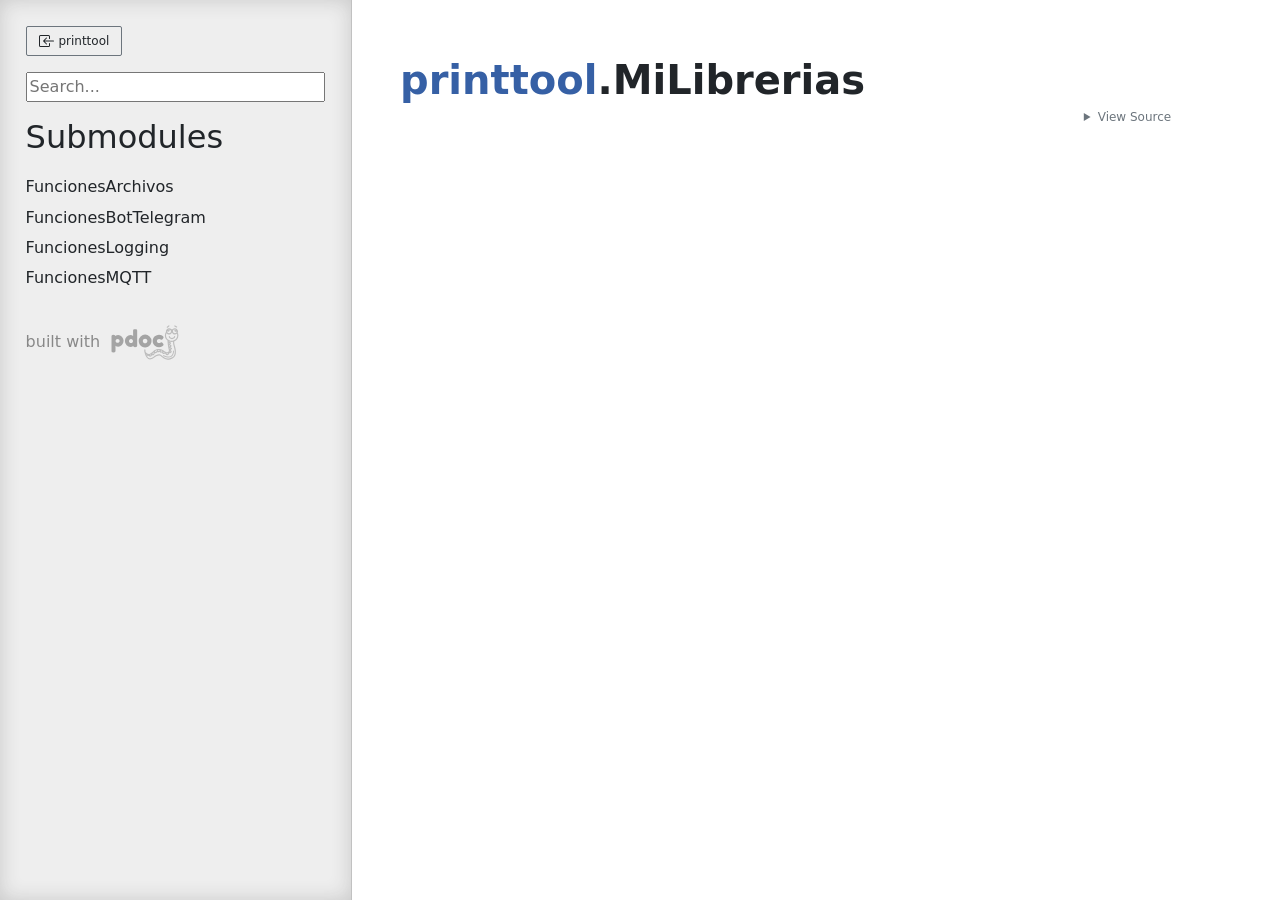
<file: docs/printtool/MiLibrerias.html>
<!doctype html>
<html lang="en">
<head>
    <meta charset="utf-8">
    <meta name="viewport" content="width=device-width, initial-scale=1">
    <meta name="generator" content="pdoc 15.0.1"/>
    <title>printtool.MiLibrerias API documentation</title>

    <style>/*! * Bootstrap Reboot v5.0.0 (https://getbootstrap.com/) * Copyright 2011-2021 The Bootstrap Authors * Copyright 2011-2021 Twitter, Inc. * Licensed under MIT (https://github.com/twbs/bootstrap/blob/main/LICENSE) * Forked from Normalize.css, licensed MIT (https://github.com/necolas/normalize.css/blob/master/LICENSE.md) */*,::after,::before{box-sizing:border-box}@media (prefers-reduced-motion:no-preference){:root{scroll-behavior:smooth}}body{margin:0;font-family:system-ui,-apple-system,"Segoe UI",Roboto,"Helvetica Neue",Arial,"Noto Sans","Liberation Sans",sans-serif,"Apple Color Emoji","Segoe UI Emoji","Segoe UI Symbol","Noto Color Emoji";font-size:1rem;font-weight:400;line-height:1.5;color:#212529;background-color:#fff;-webkit-text-size-adjust:100%;-webkit-tap-highlight-color:transparent}hr{margin:1rem 0;color:inherit;background-color:currentColor;border:0;opacity:.25}hr:not([size]){height:1px}h1,h2,h3,h4,h5,h6{margin-top:0;margin-bottom:.5rem;font-weight:500;line-height:1.2}h1{font-size:calc(1.375rem + 1.5vw)}@media (min-width:1200px){h1{font-size:2.5rem}}h2{font-size:calc(1.325rem + .9vw)}@media (min-width:1200px){h2{font-size:2rem}}h3{font-size:calc(1.3rem + .6vw)}@media (min-width:1200px){h3{font-size:1.75rem}}h4{font-size:calc(1.275rem + .3vw)}@media (min-width:1200px){h4{font-size:1.5rem}}h5{font-size:1.25rem}h6{font-size:1rem}p{margin-top:0;margin-bottom:1rem}abbr[data-bs-original-title],abbr[title]{-webkit-text-decoration:underline dotted;text-decoration:underline dotted;cursor:help;-webkit-text-decoration-skip-ink:none;text-decoration-skip-ink:none}address{margin-bottom:1rem;font-style:normal;line-height:inherit}ol,ul{padding-left:2rem}dl,ol,ul{margin-top:0;margin-bottom:1rem}ol ol,ol ul,ul ol,ul ul{margin-bottom:0}dt{font-weight:700}dd{margin-bottom:.5rem;margin-left:0}blockquote{margin:0 0 1rem}b,strong{font-weight:bolder}small{font-size:.875em}mark{padding:.2em;background-color:#fcf8e3}sub,sup{position:relative;font-size:.75em;line-height:0;vertical-align:baseline}sub{bottom:-.25em}sup{top:-.5em}a{color:#0d6efd;text-decoration:underline}a:hover{color:#0a58ca}a:not([href]):not([class]),a:not([href]):not([class]):hover{color:inherit;text-decoration:none}code,kbd,pre,samp{font-family:SFMono-Regular,Menlo,Monaco,Consolas,"Liberation Mono","Courier New",monospace;font-size:1em;direction:ltr;unicode-bidi:bidi-override}pre{display:block;margin-top:0;margin-bottom:1rem;overflow:auto;font-size:.875em}pre code{font-size:inherit;color:inherit;word-break:normal}code{font-size:.875em;color:#d63384;word-wrap:break-word}a>code{color:inherit}kbd{padding:.2rem .4rem;font-size:.875em;color:#fff;background-color:#212529;border-radius:.2rem}kbd kbd{padding:0;font-size:1em;font-weight:700}figure{margin:0 0 1rem}img,svg{vertical-align:middle}table{caption-side:bottom;border-collapse:collapse}caption{padding-top:.5rem;padding-bottom:.5rem;color:#6c757d;text-align:left}th{text-align:inherit;text-align:-webkit-match-parent}tbody,td,tfoot,th,thead,tr{border-color:inherit;border-style:solid;border-width:0}label{display:inline-block}button{border-radius:0}button:focus:not(:focus-visible){outline:0}button,input,optgroup,select,textarea{margin:0;font-family:inherit;font-size:inherit;line-height:inherit}button,select{text-transform:none}[role=button]{cursor:pointer}select{word-wrap:normal}select:disabled{opacity:1}[list]::-webkit-calendar-picker-indicator{display:none}[type=button],[type=reset],[type=submit],button{-webkit-appearance:button}[type=button]:not(:disabled),[type=reset]:not(:disabled),[type=submit]:not(:disabled),button:not(:disabled){cursor:pointer}::-moz-focus-inner{padding:0;border-style:none}textarea{resize:vertical}fieldset{min-width:0;padding:0;margin:0;border:0}legend{float:left;width:100%;padding:0;margin-bottom:.5rem;font-size:calc(1.275rem + .3vw);line-height:inherit}@media (min-width:1200px){legend{font-size:1.5rem}}legend+*{clear:left}::-webkit-datetime-edit-day-field,::-webkit-datetime-edit-fields-wrapper,::-webkit-datetime-edit-hour-field,::-webkit-datetime-edit-minute,::-webkit-datetime-edit-month-field,::-webkit-datetime-edit-text,::-webkit-datetime-edit-year-field{padding:0}::-webkit-inner-spin-button{height:auto}[type=search]{outline-offset:-2px;-webkit-appearance:textfield}::-webkit-search-decoration{-webkit-appearance:none}::-webkit-color-swatch-wrapper{padding:0}::file-selector-button{font:inherit}::-webkit-file-upload-button{font:inherit;-webkit-appearance:button}output{display:inline-block}iframe{border:0}summary{display:list-item;cursor:pointer}progress{vertical-align:baseline}[hidden]{display:none!important}</style>
    <style>/*! syntax-highlighting.css */pre{line-height:125%;}span.linenos{color:inherit; background-color:transparent; padding-left:5px; padding-right:20px;}.pdoc-code .hll{background-color:#ffffcc}.pdoc-code{background:#f8f8f8;}.pdoc-code .c{color:#3D7B7B; font-style:italic}.pdoc-code .err{border:1px solid #FF0000}.pdoc-code .k{color:#008000; font-weight:bold}.pdoc-code .o{color:#666666}.pdoc-code .ch{color:#3D7B7B; font-style:italic}.pdoc-code .cm{color:#3D7B7B; font-style:italic}.pdoc-code .cp{color:#9C6500}.pdoc-code .cpf{color:#3D7B7B; font-style:italic}.pdoc-code .c1{color:#3D7B7B; font-style:italic}.pdoc-code .cs{color:#3D7B7B; font-style:italic}.pdoc-code .gd{color:#A00000}.pdoc-code .ge{font-style:italic}.pdoc-code .gr{color:#E40000}.pdoc-code .gh{color:#000080; font-weight:bold}.pdoc-code .gi{color:#008400}.pdoc-code .go{color:#717171}.pdoc-code .gp{color:#000080; font-weight:bold}.pdoc-code .gs{font-weight:bold}.pdoc-code .gu{color:#800080; font-weight:bold}.pdoc-code .gt{color:#0044DD}.pdoc-code .kc{color:#008000; font-weight:bold}.pdoc-code .kd{color:#008000; font-weight:bold}.pdoc-code .kn{color:#008000; font-weight:bold}.pdoc-code .kp{color:#008000}.pdoc-code .kr{color:#008000; font-weight:bold}.pdoc-code .kt{color:#B00040}.pdoc-code .m{color:#666666}.pdoc-code .s{color:#BA2121}.pdoc-code .na{color:#687822}.pdoc-code .nb{color:#008000}.pdoc-code .nc{color:#0000FF; font-weight:bold}.pdoc-code .no{color:#880000}.pdoc-code .nd{color:#AA22FF}.pdoc-code .ni{color:#717171; font-weight:bold}.pdoc-code .ne{color:#CB3F38; font-weight:bold}.pdoc-code .nf{color:#0000FF}.pdoc-code .nl{color:#767600}.pdoc-code .nn{color:#0000FF; font-weight:bold}.pdoc-code .nt{color:#008000; font-weight:bold}.pdoc-code .nv{color:#19177C}.pdoc-code .ow{color:#AA22FF; font-weight:bold}.pdoc-code .w{color:#bbbbbb}.pdoc-code .mb{color:#666666}.pdoc-code .mf{color:#666666}.pdoc-code .mh{color:#666666}.pdoc-code .mi{color:#666666}.pdoc-code .mo{color:#666666}.pdoc-code .sa{color:#BA2121}.pdoc-code .sb{color:#BA2121}.pdoc-code .sc{color:#BA2121}.pdoc-code .dl{color:#BA2121}.pdoc-code .sd{color:#BA2121; font-style:italic}.pdoc-code .s2{color:#BA2121}.pdoc-code .se{color:#AA5D1F; font-weight:bold}.pdoc-code .sh{color:#BA2121}.pdoc-code .si{color:#A45A77; font-weight:bold}.pdoc-code .sx{color:#008000}.pdoc-code .sr{color:#A45A77}.pdoc-code .s1{color:#BA2121}.pdoc-code .ss{color:#19177C}.pdoc-code .bp{color:#008000}.pdoc-code .fm{color:#0000FF}.pdoc-code .vc{color:#19177C}.pdoc-code .vg{color:#19177C}.pdoc-code .vi{color:#19177C}.pdoc-code .vm{color:#19177C}.pdoc-code .il{color:#666666}</style>
    <style>/*! theme.css */:root{--pdoc-background:#fff;}.pdoc{--text:#212529;--muted:#6c757d;--link:#3660a5;--link-hover:#1659c5;--code:#f8f8f8;--active:#fff598;--accent:#eee;--accent2:#c1c1c1;--nav-hover:rgba(255, 255, 255, 0.5);--name:#0066BB;--def:#008800;--annotation:#007020;}</style>
    <style>/*! layout.css */html, body{width:100%;height:100%;}html, main{scroll-behavior:smooth;}body{background-color:var(--pdoc-background);}@media (max-width:769px){#navtoggle{cursor:pointer;position:absolute;width:50px;height:40px;top:1rem;right:1rem;border-color:var(--text);color:var(--text);display:flex;opacity:0.8;z-index:999;}#navtoggle:hover{opacity:1;}#togglestate + div{display:none;}#togglestate:checked + div{display:inherit;}main, header{padding:2rem 3vw;}header + main{margin-top:-3rem;}.git-button{display:none !important;}nav input[type="search"]{max-width:77%;}nav input[type="search"]:first-child{margin-top:-6px;}nav input[type="search"]:valid ~ *{display:none !important;}}@media (min-width:770px){:root{--sidebar-width:clamp(12.5rem, 28vw, 22rem);}nav{position:fixed;overflow:auto;height:100vh;width:var(--sidebar-width);}main, header{padding:3rem 2rem 3rem calc(var(--sidebar-width) + 3rem);width:calc(54rem + var(--sidebar-width));max-width:100%;}header + main{margin-top:-4rem;}#navtoggle{display:none;}}#togglestate{position:absolute;height:0;opacity:0;}nav.pdoc{--pad:clamp(0.5rem, 2vw, 1.75rem);--indent:1.5rem;background-color:var(--accent);border-right:1px solid var(--accent2);box-shadow:0 0 20px rgba(50, 50, 50, .2) inset;padding:0 0 0 var(--pad);overflow-wrap:anywhere;scrollbar-width:thin; scrollbar-color:var(--accent2) transparent; z-index:1}nav.pdoc::-webkit-scrollbar{width:.4rem; }nav.pdoc::-webkit-scrollbar-thumb{background-color:var(--accent2); }nav.pdoc > div{padding:var(--pad) 0;}nav.pdoc .module-list-button{display:inline-flex;align-items:center;color:var(--text);border-color:var(--muted);margin-bottom:1rem;}nav.pdoc .module-list-button:hover{border-color:var(--text);}nav.pdoc input[type=search]{display:block;outline-offset:0;width:calc(100% - var(--pad));}nav.pdoc .logo{max-width:calc(100% - var(--pad));max-height:35vh;display:block;margin:0 auto 1rem;transform:translate(calc(-.5 * var(--pad)), 0);}nav.pdoc ul{list-style:none;padding-left:0;}nav.pdoc > div > ul{margin-left:calc(0px - var(--pad));}nav.pdoc li a{padding:.2rem 0 .2rem calc(var(--pad) + var(--indent));}nav.pdoc > div > ul > li > a{padding-left:var(--pad);}nav.pdoc li{transition:all 100ms;}nav.pdoc li:hover{background-color:var(--nav-hover);}nav.pdoc a, nav.pdoc a:hover{color:var(--text);}nav.pdoc a{display:block;}nav.pdoc > h2:first-of-type{margin-top:1.5rem;}nav.pdoc .class:before{content:"class ";color:var(--muted);}nav.pdoc .function:after{content:"()";color:var(--muted);}nav.pdoc footer:before{content:"";display:block;width:calc(100% - var(--pad));border-top:solid var(--accent2) 1px;margin-top:1.5rem;padding-top:.5rem;}nav.pdoc footer{font-size:small;}</style>
    <style>/*! content.css */.pdoc{color:var(--text);box-sizing:border-box;line-height:1.5;background:none;}.pdoc .pdoc-button{cursor:pointer;display:inline-block;border:solid black 1px;border-radius:2px;font-size:.75rem;padding:calc(0.5em - 1px) 1em;transition:100ms all;}.pdoc .alert{padding:1rem 1rem 1rem calc(1.5rem + 24px);border:1px solid transparent;border-radius:.25rem;background-repeat:no-repeat;background-position:.75rem center;margin-bottom:1rem;}.pdoc .alert > em{display:none;}.pdoc .alert > *:last-child{margin-bottom:0;}.pdoc .alert.note {color:#084298;background-color:#cfe2ff;border-color:#b6d4fe;background-image:url("data:image/svg+xml,%3Csvg%20xmlns%3D%22http%3A//www.w3.org/2000/svg%22%20width%3D%2224%22%20height%3D%2224%22%20fill%3D%22%23084298%22%20viewBox%3D%220%200%2016%2016%22%3E%3Cpath%20d%3D%22M8%2016A8%208%200%201%200%208%200a8%208%200%200%200%200%2016zm.93-9.412-1%204.705c-.07.34.029.533.304.533.194%200%20.487-.07.686-.246l-.088.416c-.287.346-.92.598-1.465.598-.703%200-1.002-.422-.808-1.319l.738-3.468c.064-.293.006-.399-.287-.47l-.451-.081.082-.381%202.29-.287zM8%205.5a1%201%200%201%201%200-2%201%201%200%200%201%200%202z%22/%3E%3C/svg%3E");}.pdoc .alert.warning{color:#664d03;background-color:#fff3cd;border-color:#ffecb5;background-image:url("data:image/svg+xml,%3Csvg%20xmlns%3D%22http%3A//www.w3.org/2000/svg%22%20width%3D%2224%22%20height%3D%2224%22%20fill%3D%22%23664d03%22%20viewBox%3D%220%200%2016%2016%22%3E%3Cpath%20d%3D%22M8.982%201.566a1.13%201.13%200%200%200-1.96%200L.165%2013.233c-.457.778.091%201.767.98%201.767h13.713c.889%200%201.438-.99.98-1.767L8.982%201.566zM8%205c.535%200%20.954.462.9.995l-.35%203.507a.552.552%200%200%201-1.1%200L7.1%205.995A.905.905%200%200%201%208%205zm.002%206a1%201%200%201%201%200%202%201%201%200%200%201%200-2z%22/%3E%3C/svg%3E");}.pdoc .alert.danger{color:#842029;background-color:#f8d7da;border-color:#f5c2c7;background-image:url("data:image/svg+xml,%3Csvg%20xmlns%3D%22http%3A//www.w3.org/2000/svg%22%20width%3D%2224%22%20height%3D%2224%22%20fill%3D%22%23842029%22%20viewBox%3D%220%200%2016%2016%22%3E%3Cpath%20d%3D%22M5.52.359A.5.5%200%200%201%206%200h4a.5.5%200%200%201%20.474.658L8.694%206H12.5a.5.5%200%200%201%20.395.807l-7%209a.5.5%200%200%201-.873-.454L6.823%209.5H3.5a.5.5%200%200%201-.48-.641l2.5-8.5z%22/%3E%3C/svg%3E");}.pdoc .visually-hidden{position:absolute !important;width:1px !important;height:1px !important;padding:0 !important;margin:-1px !important;overflow:hidden !important;clip:rect(0, 0, 0, 0) !important;white-space:nowrap !important;border:0 !important;}.pdoc h1, .pdoc h2, .pdoc h3{font-weight:300;margin:.3em 0;padding:.2em 0;}.pdoc > section:not(.module-info) h1{font-size:1.5rem;font-weight:500;}.pdoc > section:not(.module-info) h2{font-size:1.4rem;font-weight:500;}.pdoc > section:not(.module-info) h3{font-size:1.3rem;font-weight:500;}.pdoc > section:not(.module-info) h4{font-size:1.2rem;}.pdoc > section:not(.module-info) h5{font-size:1.1rem;}.pdoc a{text-decoration:none;color:var(--link);}.pdoc a:hover{color:var(--link-hover);}.pdoc blockquote{margin-left:2rem;}.pdoc pre{border-top:1px solid var(--accent2);border-bottom:1px solid var(--accent2);margin-top:0;margin-bottom:1em;padding:.5rem 0 .5rem .5rem;overflow-x:auto;background-color:var(--code);}.pdoc code{color:var(--text);padding:.2em .4em;margin:0;font-size:85%;background-color:var(--accent);border-radius:6px;}.pdoc a > code{color:inherit;}.pdoc pre > code{display:inline-block;font-size:inherit;background:none;border:none;padding:0;}.pdoc > section:not(.module-info){margin-bottom:1.5rem;}.pdoc .modulename{margin-top:0;font-weight:bold;}.pdoc .modulename a{color:var(--link);transition:100ms all;}.pdoc .git-button{float:right;border:solid var(--link) 1px;}.pdoc .git-button:hover{background-color:var(--link);color:var(--pdoc-background);}.view-source-toggle-state,.view-source-toggle-state ~ .pdoc-code{display:none;}.view-source-toggle-state:checked ~ .pdoc-code{display:block;}.view-source-button{display:inline-block;float:right;font-size:.75rem;line-height:1.5rem;color:var(--muted);padding:0 .4rem 0 1.3rem;cursor:pointer;text-indent:-2px;}.view-source-button > span{visibility:hidden;}.module-info .view-source-button{float:none;display:flex;justify-content:flex-end;margin:-1.2rem .4rem -.2rem 0;}.view-source-button::before{position:absolute;content:"View Source";display:list-item;list-style-type:disclosure-closed;}.view-source-toggle-state:checked ~ .attr .view-source-button::before,.view-source-toggle-state:checked ~ .view-source-button::before{list-style-type:disclosure-open;}.pdoc .docstring{margin-bottom:1.5rem;}.pdoc section:not(.module-info) .docstring{margin-left:clamp(0rem, 5vw - 2rem, 1rem);}.pdoc .docstring .pdoc-code{margin-left:1em;margin-right:1em;}.pdoc h1:target,.pdoc h2:target,.pdoc h3:target,.pdoc h4:target,.pdoc h5:target,.pdoc h6:target,.pdoc .pdoc-code > pre > span:target{background-color:var(--active);box-shadow:-1rem 0 0 0 var(--active);}.pdoc .pdoc-code > pre > span:target{display:block;}.pdoc div:target > .attr,.pdoc section:target > .attr,.pdoc dd:target > a{background-color:var(--active);}.pdoc *{scroll-margin:2rem;}.pdoc .pdoc-code .linenos{user-select:none;}.pdoc .attr:hover{filter:contrast(0.95);}.pdoc section, .pdoc .classattr{position:relative;}.pdoc .headerlink{--width:clamp(1rem, 3vw, 2rem);position:absolute;top:0;left:calc(0rem - var(--width));transition:all 100ms ease-in-out;opacity:0;}.pdoc .headerlink::before{content:"#";display:block;text-align:center;width:var(--width);height:2.3rem;line-height:2.3rem;font-size:1.5rem;}.pdoc .attr:hover ~ .headerlink,.pdoc *:target > .headerlink,.pdoc .headerlink:hover{opacity:1;}.pdoc .attr{display:block;margin:.5rem 0 .5rem;padding:.4rem .4rem .4rem 1rem;background-color:var(--accent);overflow-x:auto;}.pdoc .classattr{margin-left:2rem;}.pdoc .decorator-deprecated{color:#842029;}.pdoc .decorator-deprecated ~ span{filter:grayscale(1) opacity(0.8);}.pdoc .name{color:var(--name);font-weight:bold;}.pdoc .def{color:var(--def);font-weight:bold;}.pdoc .signature{background-color:transparent;}.pdoc .param, .pdoc .return-annotation{white-space:pre;}.pdoc .signature.multiline .param{display:block;}.pdoc .signature.condensed .param{display:inline-block;}.pdoc .annotation{color:var(--annotation);}.pdoc .view-value-toggle-state,.pdoc .view-value-toggle-state ~ .default_value{display:none;}.pdoc .view-value-toggle-state:checked ~ .default_value{display:inherit;}.pdoc .view-value-button{font-size:.5rem;vertical-align:middle;border-style:dashed;margin-top:-0.1rem;}.pdoc .view-value-button:hover{background:white;}.pdoc .view-value-button::before{content:"show";text-align:center;width:2.2em;display:inline-block;}.pdoc .view-value-toggle-state:checked ~ .view-value-button::before{content:"hide";}.pdoc .inherited{margin-left:2rem;}.pdoc .inherited dt{font-weight:700;}.pdoc .inherited dt, .pdoc .inherited dd{display:inline;margin-left:0;margin-bottom:.5rem;}.pdoc .inherited dd:not(:last-child):after{content:", ";}.pdoc .inherited .class:before{content:"class ";}.pdoc .inherited .function a:after{content:"()";}.pdoc .search-result .docstring{overflow:auto;max-height:25vh;}.pdoc .search-result.focused > .attr{background-color:var(--active);}.pdoc .attribution{margin-top:2rem;display:block;opacity:0.5;transition:all 200ms;filter:grayscale(100%);}.pdoc .attribution:hover{opacity:1;filter:grayscale(0%);}.pdoc .attribution img{margin-left:5px;height:35px;vertical-align:middle;width:70px;transition:all 200ms;}.pdoc table{display:block;width:max-content;max-width:100%;overflow:auto;margin-bottom:1rem;}.pdoc table th{font-weight:600;}.pdoc table th, .pdoc table td{padding:6px 13px;border:1px solid var(--accent2);}</style>
    <style>/*! custom.css */</style></head>
<body>
    <nav class="pdoc">
        <label id="navtoggle" for="togglestate" class="pdoc-button"><svg xmlns='http://www.w3.org/2000/svg' viewBox='0 0 30 30'><path stroke-linecap='round' stroke="currentColor" stroke-miterlimit='10' stroke-width='2' d='M4 7h22M4 15h22M4 23h22'/></svg></label>
        <input id="togglestate" type="checkbox" aria-hidden="true" tabindex="-1">
        <div>            <a class="pdoc-button module-list-button" href="../printtool.html">
<svg xmlns="http://www.w3.org/2000/svg" width="16" height="16" fill="currentColor" class="bi bi-box-arrow-in-left" viewBox="0 0 16 16">
  <path fill-rule="evenodd" d="M10 3.5a.5.5 0 0 0-.5-.5h-8a.5.5 0 0 0-.5.5v9a.5.5 0 0 0 .5.5h8a.5.5 0 0 0 .5-.5v-2a.5.5 0 0 1 1 0v2A1.5 1.5 0 0 1 9.5 14h-8A1.5 1.5 0 0 1 0 12.5v-9A1.5 1.5 0 0 1 1.5 2h8A1.5 1.5 0 0 1 11 3.5v2a.5.5 0 0 1-1 0v-2z"/>
  <path fill-rule="evenodd" d="M4.146 8.354a.5.5 0 0 1 0-.708l3-3a.5.5 0 1 1 .708.708L5.707 7.5H14.5a.5.5 0 0 1 0 1H5.707l2.147 2.146a.5.5 0 0 1-.708.708l-3-3z"/>
</svg>                &nbsp;printtool</a>


            <input type="search" placeholder="Search..." role="searchbox" aria-label="search"
                   pattern=".+" required>


            <h2>Submodules</h2>
            <ul>
                    <li><a href="MiLibrerias/FuncionesArchivos.html">FuncionesArchivos</a></li>
                    <li><a href="MiLibrerias/FuncionesBotTelegram.html">FuncionesBotTelegram</a></li>
                    <li><a href="MiLibrerias/FuncionesLogging.html">FuncionesLogging</a></li>
                    <li><a href="MiLibrerias/FuncionesMQTT.html">FuncionesMQTT</a></li>
            </ul>



        <a class="attribution" title="pdoc: Python API documentation generator" href="https://pdoc.dev" target="_blank">
            built with <span class="visually-hidden">pdoc</span><img
                alt="pdoc logo"
                src="data:image/svg+xml,%3Csvg%20xmlns%3D%22http%3A//www.w3.org/2000/svg%22%20role%3D%22img%22%20aria-label%3D%22pdoc%20logo%22%20width%3D%22300%22%20height%3D%22150%22%20viewBox%3D%22-1%200%2060%2030%22%3E%3Ctitle%3Epdoc%3C/title%3E%3Cpath%20d%3D%22M29.621%2021.293c-.011-.273-.214-.475-.511-.481a.5.5%200%200%200-.489.503l-.044%201.393c-.097.551-.695%201.215-1.566%201.704-.577.428-1.306.486-2.193.182-1.426-.617-2.467-1.654-3.304-2.487l-.173-.172a3.43%203.43%200%200%200-.365-.306.49.49%200%200%200-.286-.196c-1.718-1.06-4.931-1.47-7.353.191l-.219.15c-1.707%201.187-3.413%202.131-4.328%201.03-.02-.027-.49-.685-.141-1.763.233-.721.546-2.408.772-4.076.042-.09.067-.187.046-.288.166-1.347.277-2.625.241-3.351%201.378-1.008%202.271-2.586%202.271-4.362%200-.976-.272-1.935-.788-2.774-.057-.094-.122-.18-.184-.268.033-.167.052-.339.052-.516%200-1.477-1.202-2.679-2.679-2.679-.791%200-1.496.352-1.987.9a6.3%206.3%200%200%200-1.001.029c-.492-.564-1.207-.929-2.012-.929-1.477%200-2.679%201.202-2.679%202.679A2.65%202.65%200%200%200%20.97%206.554c-.383.747-.595%201.572-.595%202.41%200%202.311%201.507%204.29%203.635%205.107-.037.699-.147%202.27-.423%203.294l-.137.461c-.622%202.042-2.515%208.257%201.727%2010.643%201.614.908%203.06%201.248%204.317%201.248%202.665%200%204.492-1.524%205.322-2.401%201.476-1.559%202.886-1.854%206.491.82%201.877%201.393%203.514%201.753%204.861%201.068%202.223-1.713%202.811-3.867%203.399-6.374.077-.846.056-1.469.054-1.537zm-4.835%204.313c-.054.305-.156.586-.242.629-.034-.007-.131-.022-.307-.157-.145-.111-.314-.478-.456-.908.221.121.432.25.675.355.115.039.219.051.33.081zm-2.251-1.238c-.05.33-.158.648-.252.694-.022.001-.125-.018-.307-.157-.217-.166-.488-.906-.639-1.573.358.344.754.693%201.198%201.036zm-3.887-2.337c-.006-.116-.018-.231-.041-.342.635.145%201.189.368%201.599.625.097.231.166.481.174.642-.03.049-.055.101-.067.158-.046.013-.128.026-.298.004-.278-.037-.901-.57-1.367-1.087zm-1.127-.497c.116.306.176.625.12.71-.019.014-.117.045-.345.016-.206-.027-.604-.332-.986-.695.41-.051.816-.056%201.211-.031zm-4.535%201.535c.209.22.379.47.358.598-.006.041-.088.138-.351.234-.144.055-.539-.063-.979-.259a11.66%2011.66%200%200%200%20.972-.573zm.983-.664c.359-.237.738-.418%201.126-.554.25.237.479.548.457.694-.006.042-.087.138-.351.235-.174.064-.694-.105-1.232-.375zm-3.381%201.794c-.022.145-.061.29-.149.401-.133.166-.358.248-.69.251h-.002c-.133%200-.306-.26-.45-.621.417.091.854.07%201.291-.031zm-2.066-8.077a4.78%204.78%200%200%201-.775-.584c.172-.115.505-.254.88-.378l-.105.962zm-.331%202.302a10.32%2010.32%200%200%201-.828-.502c.202-.143.576-.328.984-.49l-.156.992zm-.45%202.157l-.701-.403c.214-.115.536-.249.891-.376a11.57%2011.57%200%200%201-.19.779zm-.181%201.716c.064.398.194.702.298.893-.194-.051-.435-.162-.736-.398.061-.119.224-.3.438-.495zM8.87%204.141c0%20.152-.123.276-.276.276s-.275-.124-.275-.276.123-.276.276-.276.275.124.275.276zm-.735-.389a1.15%201.15%200%200%200-.314.783%201.16%201.16%200%200%200%201.162%201.162c.457%200%20.842-.27%201.032-.653.026.117.042.238.042.362a1.68%201.68%200%200%201-1.679%201.679%201.68%201.68%200%200%201-1.679-1.679c0-.843.626-1.535%201.436-1.654zM5.059%205.406A1.68%201.68%200%200%201%203.38%207.085a1.68%201.68%200%200%201-1.679-1.679c0-.037.009-.072.011-.109.21.3.541.508.935.508a1.16%201.16%200%200%200%201.162-1.162%201.14%201.14%200%200%200-.474-.912c.015%200%20.03-.005.045-.005.926.001%201.679.754%201.679%201.68zM3.198%204.141c0%20.152-.123.276-.276.276s-.275-.124-.275-.276.123-.276.276-.276.275.124.275.276zM1.375%208.964c0-.52.103-1.035.288-1.52.466.394%201.06.64%201.717.64%201.144%200%202.116-.725%202.499-1.738.383%201.012%201.355%201.738%202.499%201.738.867%200%201.631-.421%202.121-1.062.307.605.478%201.267.478%201.942%200%202.486-2.153%204.51-4.801%204.51s-4.801-2.023-4.801-4.51zm24.342%2019.349c-.985.498-2.267.168-3.813-.979-3.073-2.281-5.453-3.199-7.813-.705-1.315%201.391-4.163%203.365-8.423.97-3.174-1.786-2.239-6.266-1.261-9.479l.146-.492c.276-1.02.395-2.457.444-3.268a6.11%206.11%200%200%200%201.18.115%206.01%206.01%200%200%200%202.536-.562l-.006.175c-.802.215-1.848.612-2.021%201.25-.079.295.021.601.274.837.219.203.415.364.598.501-.667.304-1.243.698-1.311%201.179-.02.144-.022.507.393.787.213.144.395.26.564.365-1.285.521-1.361.96-1.381%201.126-.018.142-.011.496.427.746l.854.489c-.473.389-.971.914-.999%201.429-.018.278.095.532.316.713.675.556%201.231.721%201.653.721.059%200%20.104-.014.158-.02.207.707.641%201.64%201.513%201.64h.013c.8-.008%201.236-.345%201.462-.626.173-.216.268-.457.325-.692.424.195.93.374%201.372.374.151%200%20.294-.021.423-.068.732-.27.944-.704.993-1.021.009-.061.003-.119.002-.179.266.086.538.147.789.147.15%200%20.294-.021.423-.069.542-.2.797-.489.914-.754.237.147.478.258.704.288.106.014.205.021.296.021.356%200%20.595-.101.767-.229.438.435%201.094.992%201.656%201.067.106.014.205.021.296.021a1.56%201.56%200%200%200%20.323-.035c.17.575.453%201.289.866%201.605.358.273.665.362.914.362a.99.99%200%200%200%20.421-.093%201.03%201.03%200%200%200%20.245-.164c.168.428.39.846.68%201.068.358.273.665.362.913.362a.99.99%200%200%200%20.421-.093c.317-.148.512-.448.639-.762.251.157.495.257.726.257.127%200%20.25-.024.37-.071.427-.17.706-.617.841-1.314.022-.015.047-.022.068-.038.067-.051.133-.104.196-.159-.443%201.486-1.107%202.761-2.086%203.257zM8.66%209.925a.5.5%200%201%200-1%200c0%20.653-.818%201.205-1.787%201.205s-1.787-.552-1.787-1.205a.5.5%200%201%200-1%200c0%201.216%201.25%202.205%202.787%202.205s2.787-.989%202.787-2.205zm4.4%2015.965l-.208.097c-2.661%201.258-4.708%201.436-6.086.527-1.542-1.017-1.88-3.19-1.844-4.198a.4.4%200%200%200-.385-.414c-.242-.029-.406.164-.414.385-.046%201.249.367%203.686%202.202%204.896.708.467%201.547.7%202.51.7%201.248%200%202.706-.392%204.362-1.174l.185-.086a.4.4%200%200%200%20.205-.527c-.089-.204-.326-.291-.527-.206zM9.547%202.292c.093.077.205.114.317.114a.5.5%200%200%200%20.318-.886L8.817.397a.5.5%200%200%200-.703.068.5.5%200%200%200%20.069.703l1.364%201.124zm-7.661-.065c.086%200%20.173-.022.253-.068l1.523-.893a.5.5%200%200%200-.506-.863l-1.523.892a.5.5%200%200%200-.179.685c.094.158.261.247.432.247z%22%20transform%3D%22matrix%28-1%200%200%201%2058%200%29%22%20fill%3D%22%233bb300%22/%3E%3Cpath%20d%3D%22M.3%2021.86V10.18q0-.46.02-.68.04-.22.18-.5.28-.54%201.34-.54%201.06%200%201.42.28.38.26.44.78.76-1.04%202.38-1.04%201.64%200%203.1%201.54%201.46%201.54%201.46%203.58%200%202.04-1.46%203.58-1.44%201.54-3.08%201.54-1.64%200-2.38-.92v4.04q0%20.46-.04.68-.02.22-.18.5-.14.3-.5.42-.36.12-.98.12-.62%200-1-.12-.36-.12-.52-.4-.14-.28-.18-.5-.02-.22-.02-.68zm3.96-9.42q-.46.54-.46%201.18%200%20.64.46%201.18.48.52%201.2.52.74%200%201.24-.52.52-.52.52-1.18%200-.66-.48-1.18-.48-.54-1.26-.54-.76%200-1.22.54zm14.741-8.36q.16-.3.54-.42.38-.12%201-.12.64%200%201.02.12.38.12.52.42.16.3.18.54.04.22.04.68v11.94q0%20.46-.04.7-.02.22-.18.5-.3.54-1.7.54-1.38%200-1.54-.98-.84.96-2.34.96-1.8%200-3.28-1.56-1.48-1.58-1.48-3.66%200-2.1%201.48-3.68%201.5-1.58%203.28-1.58%201.48%200%202.3%201v-4.2q0-.46.02-.68.04-.24.18-.52zm-3.24%2010.86q.52.54%201.26.54.74%200%201.22-.54.5-.54.5-1.18%200-.66-.48-1.22-.46-.56-1.26-.56-.8%200-1.28.56-.48.54-.48%201.2%200%20.66.52%201.2zm7.833-1.2q0-2.4%201.68-3.96%201.68-1.56%203.84-1.56%202.16%200%203.82%201.56%201.66%201.54%201.66%203.94%200%201.66-.86%202.96-.86%201.28-2.1%201.9-1.22.6-2.54.6-1.32%200-2.56-.64-1.24-.66-2.1-1.92-.84-1.28-.84-2.88zm4.18%201.44q.64.48%201.3.48.66%200%201.32-.5.66-.5.66-1.48%200-.98-.62-1.46-.62-.48-1.34-.48-.72%200-1.34.5-.62.5-.62%201.48%200%20.96.64%201.46zm11.412-1.44q0%20.84.56%201.32.56.46%201.18.46.64%200%201.18-.36.56-.38.9-.38.6%200%201.46%201.06.46.58.46%201.04%200%20.76-1.1%201.42-1.14.8-2.8.8-1.86%200-3.58-1.34-.82-.64-1.34-1.7-.52-1.08-.52-2.36%200-1.3.52-2.34.52-1.06%201.34-1.7%201.66-1.32%203.54-1.32.76%200%201.48.22.72.2%201.06.4l.32.2q.36.24.56.38.52.4.52.92%200%20.5-.42%201.14-.72%201.1-1.38%201.1-.38%200-1.08-.44-.36-.34-1.04-.34-.66%200-1.24.48-.58.48-.58%201.34z%22%20fill%3D%22green%22/%3E%3C/svg%3E"/>
        </a>
</div>
    </nav>
    <main class="pdoc">
            <section class="module-info">
                    <h1 class="modulename">
<a href="./../printtool.html">printtool</a><wbr>.MiLibrerias    </h1>

                
                        <input id="mod-MiLibrerias-view-source" class="view-source-toggle-state" type="checkbox" aria-hidden="true" tabindex="-1">

                        <label class="view-source-button" for="mod-MiLibrerias-view-source"><span>View Source</span></label>

                        <div class="pdoc-code codehilite"><pre><span></span><span id="L-1"><a href="#L-1"><span class="linenos">1</span></a><span class="kn">from</span><span class="w"> </span><span class="nn">.FuncionesArchivos</span><span class="w"> </span><span class="kn">import</span> <span class="o">*</span>
</span><span id="L-2"><a href="#L-2"><span class="linenos">2</span></a><span class="kn">from</span><span class="w"> </span><span class="nn">.FuncionesLogging</span><span class="w"> </span><span class="kn">import</span> <span class="o">*</span>
</span><span id="L-3"><a href="#L-3"><span class="linenos">3</span></a><span class="kn">from</span><span class="w"> </span><span class="nn">.FuncionesBotTelegram</span><span class="w"> </span><span class="kn">import</span> <span class="o">*</span>
</span><span id="L-4"><a href="#L-4"><span class="linenos">4</span></a><span class="kn">from</span><span class="w"> </span><span class="nn">.FuncionesMQTT</span><span class="w"> </span><span class="kn">import</span> <span class="o">*</span>
</span></pre></div>


            </section>
    </main>
<script>
    function escapeHTML(html) {
        return document.createElement('div').appendChild(document.createTextNode(html)).parentNode.innerHTML;
    }

    const originalContent = document.querySelector("main.pdoc");
    let currentContent = originalContent;

    function setContent(innerHTML) {
        let elem;
        if (innerHTML) {
            elem = document.createElement("main");
            elem.classList.add("pdoc");
            elem.innerHTML = innerHTML;
        } else {
            elem = originalContent;
        }
        if (currentContent !== elem) {
            currentContent.replaceWith(elem);
            currentContent = elem;
        }
    }

    function getSearchTerm() {
        return (new URL(window.location)).searchParams.get("search");
    }

    const searchBox = document.querySelector(".pdoc input[type=search]");
    searchBox.addEventListener("input", function () {
        let url = new URL(window.location);
        if (searchBox.value.trim()) {
            url.hash = "";
            url.searchParams.set("search", searchBox.value);
        } else {
            url.searchParams.delete("search");
        }
        history.replaceState("", "", url.toString());
        onInput();
    });
    window.addEventListener("popstate", onInput);


    let search, searchErr;

    async function initialize() {
        try {
            search = await new Promise((resolve, reject) => {
                const script = document.createElement("script");
                script.type = "text/javascript";
                script.async = true;
                script.onload = () => resolve(window.pdocSearch);
                script.onerror = (e) => reject(e);
                script.src = "../search.js";
                document.getElementsByTagName("head")[0].appendChild(script);
            });
        } catch (e) {
            console.error("Cannot fetch pdoc search index");
            searchErr = "Cannot fetch search index.";
        }
        onInput();

        document.querySelector("nav.pdoc").addEventListener("click", e => {
            if (e.target.hash) {
                searchBox.value = "";
                searchBox.dispatchEvent(new Event("input"));
            }
        });
    }

    function onInput() {
        setContent((() => {
            const term = getSearchTerm();
            if (!term) {
                return null
            }
            if (searchErr) {
                return `<h3>Error: ${searchErr}</h3>`
            }
            if (!search) {
                return "<h3>Searching...</h3>"
            }

            window.scrollTo({top: 0, left: 0, behavior: 'auto'});

            const results = search(term);

            let html;
            if (results.length === 0) {
                html = `No search results for '${escapeHTML(term)}'.`
            } else {
                html = `<h4>${results.length} search result${results.length > 1 ? "s" : ""} for '${escapeHTML(term)}'.</h4>`;
            }
            for (let result of results.slice(0, 10)) {
                let doc = result.doc;
                let url = `../${doc.modulename.replaceAll(".", "/")}.html`;
                if (doc.qualname) {
                    url += `#${doc.qualname}`;
                }

                let heading;
                switch (result.doc.kind) {
                    case "function":
                        if (doc.fullname.endsWith(".__init__")) {
                            heading = `<span class="name">${doc.fullname.replace(/\.__init__$/, "")}</span>${doc.signature}`;
                        } else {
                            heading = `<span class="def">${doc.funcdef}</span> <span class="name">${doc.fullname}</span>${doc.signature}`;
                        }
                        break;
                    case "class":
                        heading = `<span class="def">class</span> <span class="name">${doc.fullname}</span>`;
                        if (doc.bases)
                            heading += `<wbr>(<span class="base">${doc.bases}</span>)`;
                        heading += `:`;
                        break;
                    case "variable":
                        heading = `<span class="name">${doc.fullname}</span>`;
                        if (doc.annotation)
                            heading += `<span class="annotation">${doc.annotation}</span>`;
                        if (doc.default_value)
                            heading += `<span class="default_value"> = ${doc.default_value}</span>`;
                        break;
                    default:
                        heading = `<span class="name">${doc.fullname}</span>`;
                        break;
                }
                html += `
                        <section class="search-result">
                        <a href="${url}" class="attr ${doc.kind}">${heading}</a>
                        <div class="docstring">${doc.doc}</div>
                        </section>
                    `;

            }
            return html;
        })());
    }

    if (getSearchTerm()) {
        initialize();
        searchBox.value = getSearchTerm();
        onInput();
    } else {
        searchBox.addEventListener("focus", initialize, {once: true});
    }

    searchBox.addEventListener("keydown", e => {
        if (["ArrowDown", "ArrowUp", "Enter"].includes(e.key)) {
            let focused = currentContent.querySelector(".search-result.focused");
            if (!focused) {
                currentContent.querySelector(".search-result").classList.add("focused");
            } else if (
                e.key === "ArrowDown"
                && focused.nextElementSibling
                && focused.nextElementSibling.classList.contains("search-result")
            ) {
                focused.classList.remove("focused");
                focused.nextElementSibling.classList.add("focused");
                focused.nextElementSibling.scrollIntoView({
                    behavior: "smooth",
                    block: "nearest",
                    inline: "nearest"
                });
            } else if (
                e.key === "ArrowUp"
                && focused.previousElementSibling
                && focused.previousElementSibling.classList.contains("search-result")
            ) {
                focused.classList.remove("focused");
                focused.previousElementSibling.classList.add("focused");
                focused.previousElementSibling.scrollIntoView({
                    behavior: "smooth",
                    block: "nearest",
                    inline: "nearest"
                });
            } else if (
                e.key === "Enter"
            ) {
                focused.querySelector("a").click();
            }
        }
    });
</script></body>
</html>
</file>
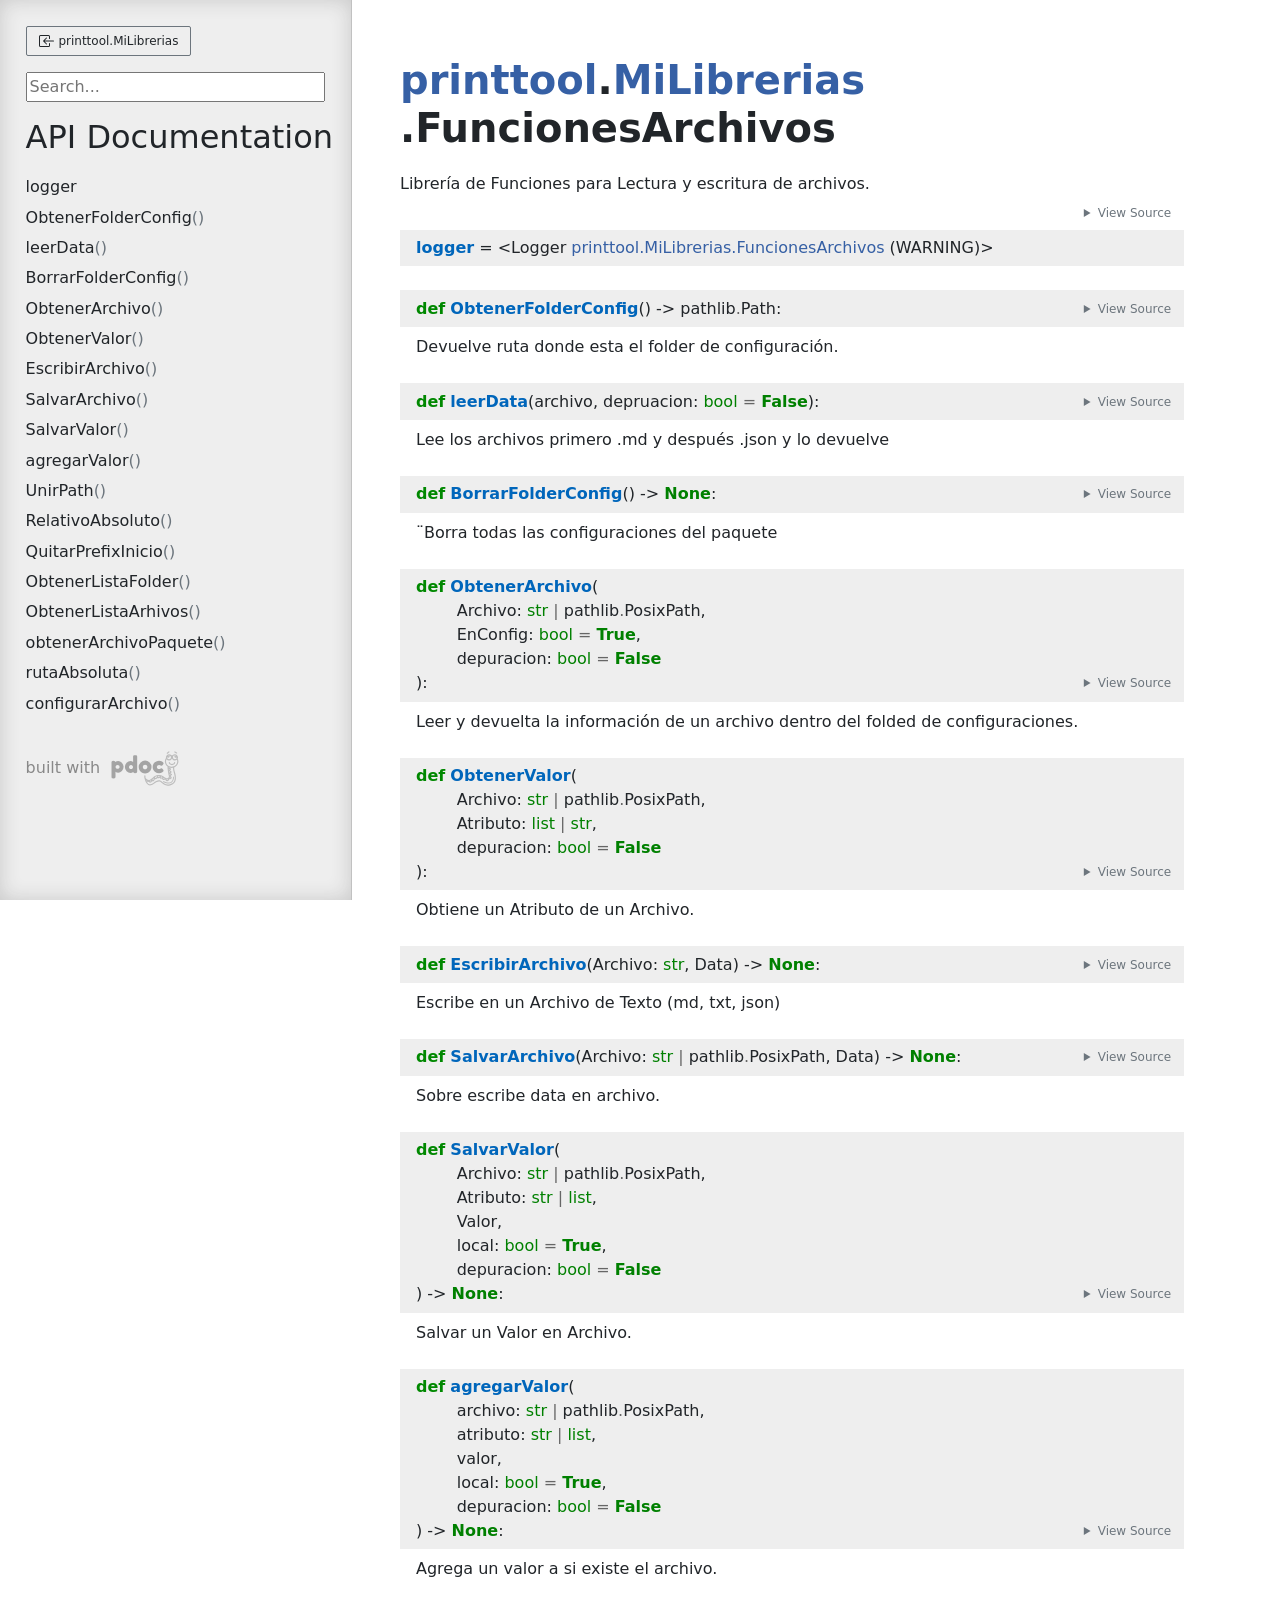
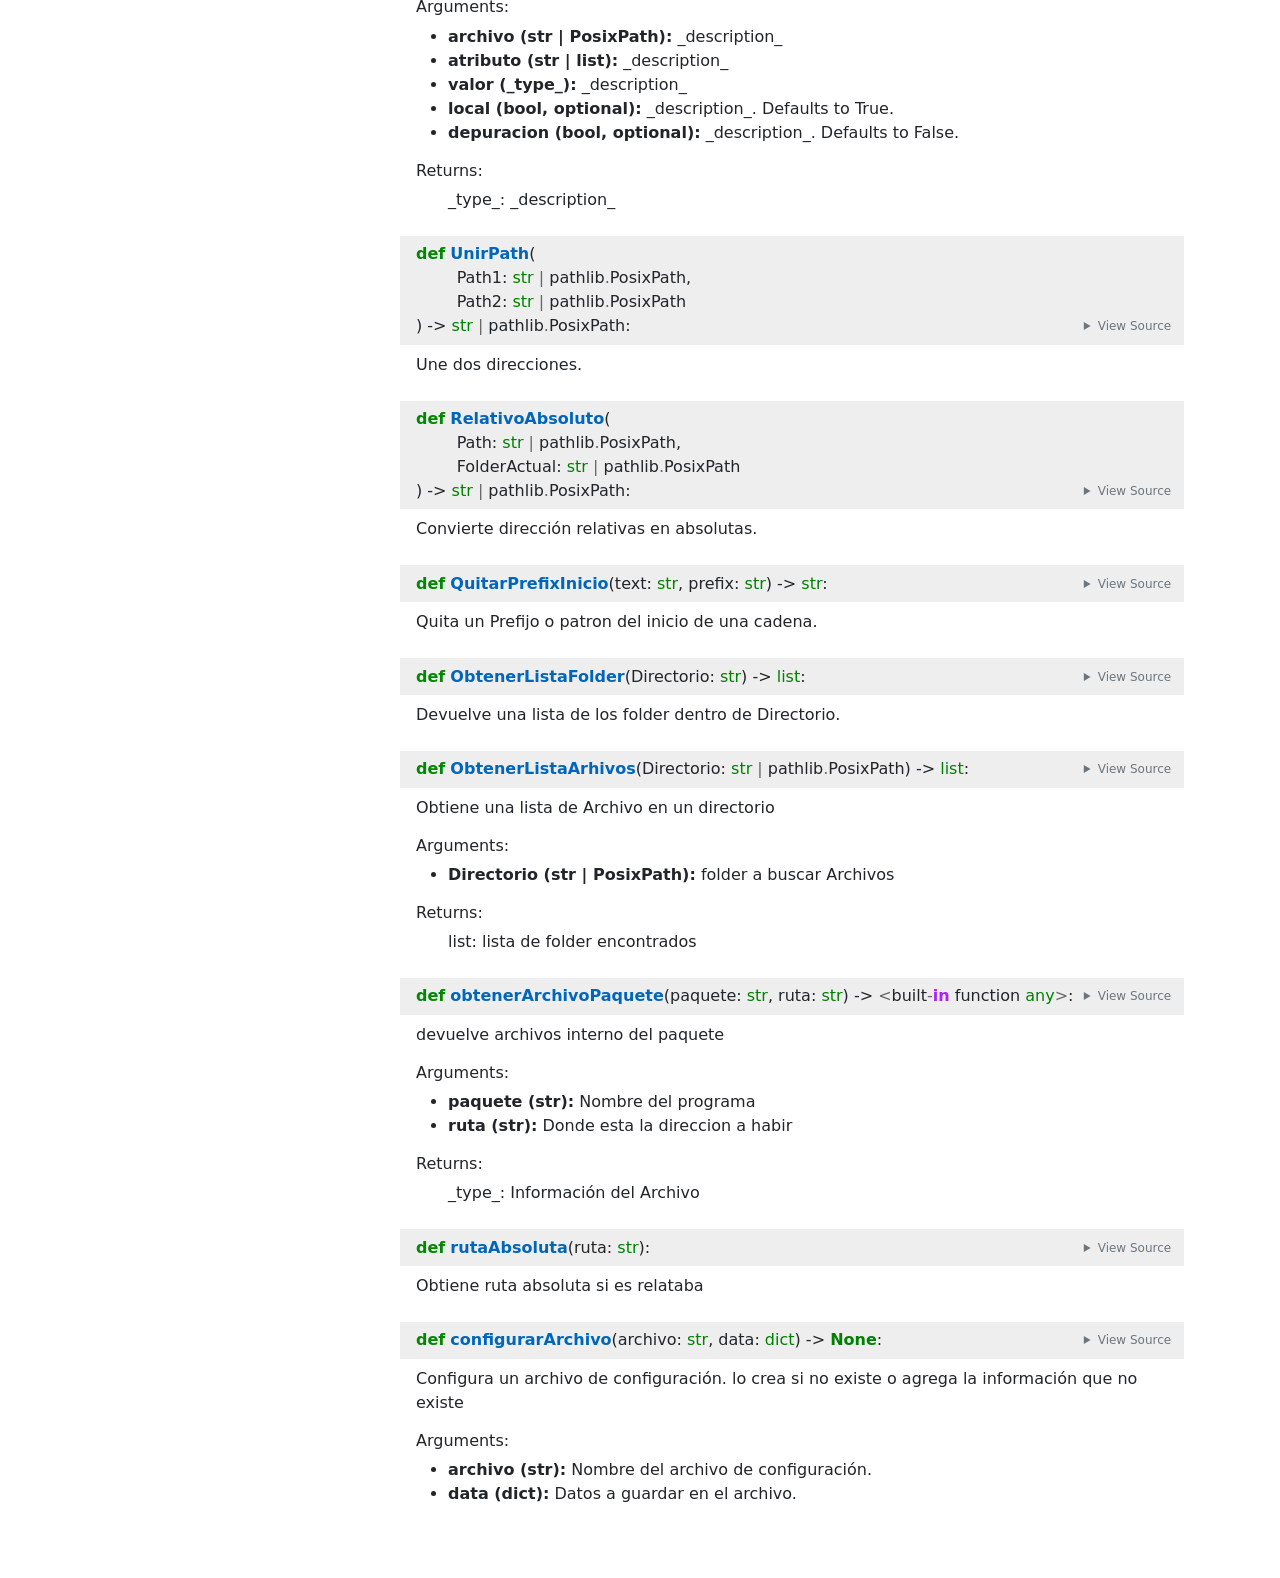
<file: docs/printtool/MiLibrerias/FuncionesArchivos.html>
<!doctype html>
<html lang="en">
<head>
    <meta charset="utf-8">
    <meta name="viewport" content="width=device-width, initial-scale=1">
    <meta name="generator" content="pdoc 15.0.1"/>
    <title>printtool.MiLibrerias.FuncionesArchivos API documentation</title>

    <style>/*! * Bootstrap Reboot v5.0.0 (https://getbootstrap.com/) * Copyright 2011-2021 The Bootstrap Authors * Copyright 2011-2021 Twitter, Inc. * Licensed under MIT (https://github.com/twbs/bootstrap/blob/main/LICENSE) * Forked from Normalize.css, licensed MIT (https://github.com/necolas/normalize.css/blob/master/LICENSE.md) */*,::after,::before{box-sizing:border-box}@media (prefers-reduced-motion:no-preference){:root{scroll-behavior:smooth}}body{margin:0;font-family:system-ui,-apple-system,"Segoe UI",Roboto,"Helvetica Neue",Arial,"Noto Sans","Liberation Sans",sans-serif,"Apple Color Emoji","Segoe UI Emoji","Segoe UI Symbol","Noto Color Emoji";font-size:1rem;font-weight:400;line-height:1.5;color:#212529;background-color:#fff;-webkit-text-size-adjust:100%;-webkit-tap-highlight-color:transparent}hr{margin:1rem 0;color:inherit;background-color:currentColor;border:0;opacity:.25}hr:not([size]){height:1px}h1,h2,h3,h4,h5,h6{margin-top:0;margin-bottom:.5rem;font-weight:500;line-height:1.2}h1{font-size:calc(1.375rem + 1.5vw)}@media (min-width:1200px){h1{font-size:2.5rem}}h2{font-size:calc(1.325rem + .9vw)}@media (min-width:1200px){h2{font-size:2rem}}h3{font-size:calc(1.3rem + .6vw)}@media (min-width:1200px){h3{font-size:1.75rem}}h4{font-size:calc(1.275rem + .3vw)}@media (min-width:1200px){h4{font-size:1.5rem}}h5{font-size:1.25rem}h6{font-size:1rem}p{margin-top:0;margin-bottom:1rem}abbr[data-bs-original-title],abbr[title]{-webkit-text-decoration:underline dotted;text-decoration:underline dotted;cursor:help;-webkit-text-decoration-skip-ink:none;text-decoration-skip-ink:none}address{margin-bottom:1rem;font-style:normal;line-height:inherit}ol,ul{padding-left:2rem}dl,ol,ul{margin-top:0;margin-bottom:1rem}ol ol,ol ul,ul ol,ul ul{margin-bottom:0}dt{font-weight:700}dd{margin-bottom:.5rem;margin-left:0}blockquote{margin:0 0 1rem}b,strong{font-weight:bolder}small{font-size:.875em}mark{padding:.2em;background-color:#fcf8e3}sub,sup{position:relative;font-size:.75em;line-height:0;vertical-align:baseline}sub{bottom:-.25em}sup{top:-.5em}a{color:#0d6efd;text-decoration:underline}a:hover{color:#0a58ca}a:not([href]):not([class]),a:not([href]):not([class]):hover{color:inherit;text-decoration:none}code,kbd,pre,samp{font-family:SFMono-Regular,Menlo,Monaco,Consolas,"Liberation Mono","Courier New",monospace;font-size:1em;direction:ltr;unicode-bidi:bidi-override}pre{display:block;margin-top:0;margin-bottom:1rem;overflow:auto;font-size:.875em}pre code{font-size:inherit;color:inherit;word-break:normal}code{font-size:.875em;color:#d63384;word-wrap:break-word}a>code{color:inherit}kbd{padding:.2rem .4rem;font-size:.875em;color:#fff;background-color:#212529;border-radius:.2rem}kbd kbd{padding:0;font-size:1em;font-weight:700}figure{margin:0 0 1rem}img,svg{vertical-align:middle}table{caption-side:bottom;border-collapse:collapse}caption{padding-top:.5rem;padding-bottom:.5rem;color:#6c757d;text-align:left}th{text-align:inherit;text-align:-webkit-match-parent}tbody,td,tfoot,th,thead,tr{border-color:inherit;border-style:solid;border-width:0}label{display:inline-block}button{border-radius:0}button:focus:not(:focus-visible){outline:0}button,input,optgroup,select,textarea{margin:0;font-family:inherit;font-size:inherit;line-height:inherit}button,select{text-transform:none}[role=button]{cursor:pointer}select{word-wrap:normal}select:disabled{opacity:1}[list]::-webkit-calendar-picker-indicator{display:none}[type=button],[type=reset],[type=submit],button{-webkit-appearance:button}[type=button]:not(:disabled),[type=reset]:not(:disabled),[type=submit]:not(:disabled),button:not(:disabled){cursor:pointer}::-moz-focus-inner{padding:0;border-style:none}textarea{resize:vertical}fieldset{min-width:0;padding:0;margin:0;border:0}legend{float:left;width:100%;padding:0;margin-bottom:.5rem;font-size:calc(1.275rem + .3vw);line-height:inherit}@media (min-width:1200px){legend{font-size:1.5rem}}legend+*{clear:left}::-webkit-datetime-edit-day-field,::-webkit-datetime-edit-fields-wrapper,::-webkit-datetime-edit-hour-field,::-webkit-datetime-edit-minute,::-webkit-datetime-edit-month-field,::-webkit-datetime-edit-text,::-webkit-datetime-edit-year-field{padding:0}::-webkit-inner-spin-button{height:auto}[type=search]{outline-offset:-2px;-webkit-appearance:textfield}::-webkit-search-decoration{-webkit-appearance:none}::-webkit-color-swatch-wrapper{padding:0}::file-selector-button{font:inherit}::-webkit-file-upload-button{font:inherit;-webkit-appearance:button}output{display:inline-block}iframe{border:0}summary{display:list-item;cursor:pointer}progress{vertical-align:baseline}[hidden]{display:none!important}</style>
    <style>/*! syntax-highlighting.css */pre{line-height:125%;}span.linenos{color:inherit; background-color:transparent; padding-left:5px; padding-right:20px;}.pdoc-code .hll{background-color:#ffffcc}.pdoc-code{background:#f8f8f8;}.pdoc-code .c{color:#3D7B7B; font-style:italic}.pdoc-code .err{border:1px solid #FF0000}.pdoc-code .k{color:#008000; font-weight:bold}.pdoc-code .o{color:#666666}.pdoc-code .ch{color:#3D7B7B; font-style:italic}.pdoc-code .cm{color:#3D7B7B; font-style:italic}.pdoc-code .cp{color:#9C6500}.pdoc-code .cpf{color:#3D7B7B; font-style:italic}.pdoc-code .c1{color:#3D7B7B; font-style:italic}.pdoc-code .cs{color:#3D7B7B; font-style:italic}.pdoc-code .gd{color:#A00000}.pdoc-code .ge{font-style:italic}.pdoc-code .gr{color:#E40000}.pdoc-code .gh{color:#000080; font-weight:bold}.pdoc-code .gi{color:#008400}.pdoc-code .go{color:#717171}.pdoc-code .gp{color:#000080; font-weight:bold}.pdoc-code .gs{font-weight:bold}.pdoc-code .gu{color:#800080; font-weight:bold}.pdoc-code .gt{color:#0044DD}.pdoc-code .kc{color:#008000; font-weight:bold}.pdoc-code .kd{color:#008000; font-weight:bold}.pdoc-code .kn{color:#008000; font-weight:bold}.pdoc-code .kp{color:#008000}.pdoc-code .kr{color:#008000; font-weight:bold}.pdoc-code .kt{color:#B00040}.pdoc-code .m{color:#666666}.pdoc-code .s{color:#BA2121}.pdoc-code .na{color:#687822}.pdoc-code .nb{color:#008000}.pdoc-code .nc{color:#0000FF; font-weight:bold}.pdoc-code .no{color:#880000}.pdoc-code .nd{color:#AA22FF}.pdoc-code .ni{color:#717171; font-weight:bold}.pdoc-code .ne{color:#CB3F38; font-weight:bold}.pdoc-code .nf{color:#0000FF}.pdoc-code .nl{color:#767600}.pdoc-code .nn{color:#0000FF; font-weight:bold}.pdoc-code .nt{color:#008000; font-weight:bold}.pdoc-code .nv{color:#19177C}.pdoc-code .ow{color:#AA22FF; font-weight:bold}.pdoc-code .w{color:#bbbbbb}.pdoc-code .mb{color:#666666}.pdoc-code .mf{color:#666666}.pdoc-code .mh{color:#666666}.pdoc-code .mi{color:#666666}.pdoc-code .mo{color:#666666}.pdoc-code .sa{color:#BA2121}.pdoc-code .sb{color:#BA2121}.pdoc-code .sc{color:#BA2121}.pdoc-code .dl{color:#BA2121}.pdoc-code .sd{color:#BA2121; font-style:italic}.pdoc-code .s2{color:#BA2121}.pdoc-code .se{color:#AA5D1F; font-weight:bold}.pdoc-code .sh{color:#BA2121}.pdoc-code .si{color:#A45A77; font-weight:bold}.pdoc-code .sx{color:#008000}.pdoc-code .sr{color:#A45A77}.pdoc-code .s1{color:#BA2121}.pdoc-code .ss{color:#19177C}.pdoc-code .bp{color:#008000}.pdoc-code .fm{color:#0000FF}.pdoc-code .vc{color:#19177C}.pdoc-code .vg{color:#19177C}.pdoc-code .vi{color:#19177C}.pdoc-code .vm{color:#19177C}.pdoc-code .il{color:#666666}</style>
    <style>/*! theme.css */:root{--pdoc-background:#fff;}.pdoc{--text:#212529;--muted:#6c757d;--link:#3660a5;--link-hover:#1659c5;--code:#f8f8f8;--active:#fff598;--accent:#eee;--accent2:#c1c1c1;--nav-hover:rgba(255, 255, 255, 0.5);--name:#0066BB;--def:#008800;--annotation:#007020;}</style>
    <style>/*! layout.css */html, body{width:100%;height:100%;}html, main{scroll-behavior:smooth;}body{background-color:var(--pdoc-background);}@media (max-width:769px){#navtoggle{cursor:pointer;position:absolute;width:50px;height:40px;top:1rem;right:1rem;border-color:var(--text);color:var(--text);display:flex;opacity:0.8;z-index:999;}#navtoggle:hover{opacity:1;}#togglestate + div{display:none;}#togglestate:checked + div{display:inherit;}main, header{padding:2rem 3vw;}header + main{margin-top:-3rem;}.git-button{display:none !important;}nav input[type="search"]{max-width:77%;}nav input[type="search"]:first-child{margin-top:-6px;}nav input[type="search"]:valid ~ *{display:none !important;}}@media (min-width:770px){:root{--sidebar-width:clamp(12.5rem, 28vw, 22rem);}nav{position:fixed;overflow:auto;height:100vh;width:var(--sidebar-width);}main, header{padding:3rem 2rem 3rem calc(var(--sidebar-width) + 3rem);width:calc(54rem + var(--sidebar-width));max-width:100%;}header + main{margin-top:-4rem;}#navtoggle{display:none;}}#togglestate{position:absolute;height:0;opacity:0;}nav.pdoc{--pad:clamp(0.5rem, 2vw, 1.75rem);--indent:1.5rem;background-color:var(--accent);border-right:1px solid var(--accent2);box-shadow:0 0 20px rgba(50, 50, 50, .2) inset;padding:0 0 0 var(--pad);overflow-wrap:anywhere;scrollbar-width:thin; scrollbar-color:var(--accent2) transparent; z-index:1}nav.pdoc::-webkit-scrollbar{width:.4rem; }nav.pdoc::-webkit-scrollbar-thumb{background-color:var(--accent2); }nav.pdoc > div{padding:var(--pad) 0;}nav.pdoc .module-list-button{display:inline-flex;align-items:center;color:var(--text);border-color:var(--muted);margin-bottom:1rem;}nav.pdoc .module-list-button:hover{border-color:var(--text);}nav.pdoc input[type=search]{display:block;outline-offset:0;width:calc(100% - var(--pad));}nav.pdoc .logo{max-width:calc(100% - var(--pad));max-height:35vh;display:block;margin:0 auto 1rem;transform:translate(calc(-.5 * var(--pad)), 0);}nav.pdoc ul{list-style:none;padding-left:0;}nav.pdoc > div > ul{margin-left:calc(0px - var(--pad));}nav.pdoc li a{padding:.2rem 0 .2rem calc(var(--pad) + var(--indent));}nav.pdoc > div > ul > li > a{padding-left:var(--pad);}nav.pdoc li{transition:all 100ms;}nav.pdoc li:hover{background-color:var(--nav-hover);}nav.pdoc a, nav.pdoc a:hover{color:var(--text);}nav.pdoc a{display:block;}nav.pdoc > h2:first-of-type{margin-top:1.5rem;}nav.pdoc .class:before{content:"class ";color:var(--muted);}nav.pdoc .function:after{content:"()";color:var(--muted);}nav.pdoc footer:before{content:"";display:block;width:calc(100% - var(--pad));border-top:solid var(--accent2) 1px;margin-top:1.5rem;padding-top:.5rem;}nav.pdoc footer{font-size:small;}</style>
    <style>/*! content.css */.pdoc{color:var(--text);box-sizing:border-box;line-height:1.5;background:none;}.pdoc .pdoc-button{cursor:pointer;display:inline-block;border:solid black 1px;border-radius:2px;font-size:.75rem;padding:calc(0.5em - 1px) 1em;transition:100ms all;}.pdoc .alert{padding:1rem 1rem 1rem calc(1.5rem + 24px);border:1px solid transparent;border-radius:.25rem;background-repeat:no-repeat;background-position:.75rem center;margin-bottom:1rem;}.pdoc .alert > em{display:none;}.pdoc .alert > *:last-child{margin-bottom:0;}.pdoc .alert.note {color:#084298;background-color:#cfe2ff;border-color:#b6d4fe;background-image:url("data:image/svg+xml,%3Csvg%20xmlns%3D%22http%3A//www.w3.org/2000/svg%22%20width%3D%2224%22%20height%3D%2224%22%20fill%3D%22%23084298%22%20viewBox%3D%220%200%2016%2016%22%3E%3Cpath%20d%3D%22M8%2016A8%208%200%201%200%208%200a8%208%200%200%200%200%2016zm.93-9.412-1%204.705c-.07.34.029.533.304.533.194%200%20.487-.07.686-.246l-.088.416c-.287.346-.92.598-1.465.598-.703%200-1.002-.422-.808-1.319l.738-3.468c.064-.293.006-.399-.287-.47l-.451-.081.082-.381%202.29-.287zM8%205.5a1%201%200%201%201%200-2%201%201%200%200%201%200%202z%22/%3E%3C/svg%3E");}.pdoc .alert.warning{color:#664d03;background-color:#fff3cd;border-color:#ffecb5;background-image:url("data:image/svg+xml,%3Csvg%20xmlns%3D%22http%3A//www.w3.org/2000/svg%22%20width%3D%2224%22%20height%3D%2224%22%20fill%3D%22%23664d03%22%20viewBox%3D%220%200%2016%2016%22%3E%3Cpath%20d%3D%22M8.982%201.566a1.13%201.13%200%200%200-1.96%200L.165%2013.233c-.457.778.091%201.767.98%201.767h13.713c.889%200%201.438-.99.98-1.767L8.982%201.566zM8%205c.535%200%20.954.462.9.995l-.35%203.507a.552.552%200%200%201-1.1%200L7.1%205.995A.905.905%200%200%201%208%205zm.002%206a1%201%200%201%201%200%202%201%201%200%200%201%200-2z%22/%3E%3C/svg%3E");}.pdoc .alert.danger{color:#842029;background-color:#f8d7da;border-color:#f5c2c7;background-image:url("data:image/svg+xml,%3Csvg%20xmlns%3D%22http%3A//www.w3.org/2000/svg%22%20width%3D%2224%22%20height%3D%2224%22%20fill%3D%22%23842029%22%20viewBox%3D%220%200%2016%2016%22%3E%3Cpath%20d%3D%22M5.52.359A.5.5%200%200%201%206%200h4a.5.5%200%200%201%20.474.658L8.694%206H12.5a.5.5%200%200%201%20.395.807l-7%209a.5.5%200%200%201-.873-.454L6.823%209.5H3.5a.5.5%200%200%201-.48-.641l2.5-8.5z%22/%3E%3C/svg%3E");}.pdoc .visually-hidden{position:absolute !important;width:1px !important;height:1px !important;padding:0 !important;margin:-1px !important;overflow:hidden !important;clip:rect(0, 0, 0, 0) !important;white-space:nowrap !important;border:0 !important;}.pdoc h1, .pdoc h2, .pdoc h3{font-weight:300;margin:.3em 0;padding:.2em 0;}.pdoc > section:not(.module-info) h1{font-size:1.5rem;font-weight:500;}.pdoc > section:not(.module-info) h2{font-size:1.4rem;font-weight:500;}.pdoc > section:not(.module-info) h3{font-size:1.3rem;font-weight:500;}.pdoc > section:not(.module-info) h4{font-size:1.2rem;}.pdoc > section:not(.module-info) h5{font-size:1.1rem;}.pdoc a{text-decoration:none;color:var(--link);}.pdoc a:hover{color:var(--link-hover);}.pdoc blockquote{margin-left:2rem;}.pdoc pre{border-top:1px solid var(--accent2);border-bottom:1px solid var(--accent2);margin-top:0;margin-bottom:1em;padding:.5rem 0 .5rem .5rem;overflow-x:auto;background-color:var(--code);}.pdoc code{color:var(--text);padding:.2em .4em;margin:0;font-size:85%;background-color:var(--accent);border-radius:6px;}.pdoc a > code{color:inherit;}.pdoc pre > code{display:inline-block;font-size:inherit;background:none;border:none;padding:0;}.pdoc > section:not(.module-info){margin-bottom:1.5rem;}.pdoc .modulename{margin-top:0;font-weight:bold;}.pdoc .modulename a{color:var(--link);transition:100ms all;}.pdoc .git-button{float:right;border:solid var(--link) 1px;}.pdoc .git-button:hover{background-color:var(--link);color:var(--pdoc-background);}.view-source-toggle-state,.view-source-toggle-state ~ .pdoc-code{display:none;}.view-source-toggle-state:checked ~ .pdoc-code{display:block;}.view-source-button{display:inline-block;float:right;font-size:.75rem;line-height:1.5rem;color:var(--muted);padding:0 .4rem 0 1.3rem;cursor:pointer;text-indent:-2px;}.view-source-button > span{visibility:hidden;}.module-info .view-source-button{float:none;display:flex;justify-content:flex-end;margin:-1.2rem .4rem -.2rem 0;}.view-source-button::before{position:absolute;content:"View Source";display:list-item;list-style-type:disclosure-closed;}.view-source-toggle-state:checked ~ .attr .view-source-button::before,.view-source-toggle-state:checked ~ .view-source-button::before{list-style-type:disclosure-open;}.pdoc .docstring{margin-bottom:1.5rem;}.pdoc section:not(.module-info) .docstring{margin-left:clamp(0rem, 5vw - 2rem, 1rem);}.pdoc .docstring .pdoc-code{margin-left:1em;margin-right:1em;}.pdoc h1:target,.pdoc h2:target,.pdoc h3:target,.pdoc h4:target,.pdoc h5:target,.pdoc h6:target,.pdoc .pdoc-code > pre > span:target{background-color:var(--active);box-shadow:-1rem 0 0 0 var(--active);}.pdoc .pdoc-code > pre > span:target{display:block;}.pdoc div:target > .attr,.pdoc section:target > .attr,.pdoc dd:target > a{background-color:var(--active);}.pdoc *{scroll-margin:2rem;}.pdoc .pdoc-code .linenos{user-select:none;}.pdoc .attr:hover{filter:contrast(0.95);}.pdoc section, .pdoc .classattr{position:relative;}.pdoc .headerlink{--width:clamp(1rem, 3vw, 2rem);position:absolute;top:0;left:calc(0rem - var(--width));transition:all 100ms ease-in-out;opacity:0;}.pdoc .headerlink::before{content:"#";display:block;text-align:center;width:var(--width);height:2.3rem;line-height:2.3rem;font-size:1.5rem;}.pdoc .attr:hover ~ .headerlink,.pdoc *:target > .headerlink,.pdoc .headerlink:hover{opacity:1;}.pdoc .attr{display:block;margin:.5rem 0 .5rem;padding:.4rem .4rem .4rem 1rem;background-color:var(--accent);overflow-x:auto;}.pdoc .classattr{margin-left:2rem;}.pdoc .decorator-deprecated{color:#842029;}.pdoc .decorator-deprecated ~ span{filter:grayscale(1) opacity(0.8);}.pdoc .name{color:var(--name);font-weight:bold;}.pdoc .def{color:var(--def);font-weight:bold;}.pdoc .signature{background-color:transparent;}.pdoc .param, .pdoc .return-annotation{white-space:pre;}.pdoc .signature.multiline .param{display:block;}.pdoc .signature.condensed .param{display:inline-block;}.pdoc .annotation{color:var(--annotation);}.pdoc .view-value-toggle-state,.pdoc .view-value-toggle-state ~ .default_value{display:none;}.pdoc .view-value-toggle-state:checked ~ .default_value{display:inherit;}.pdoc .view-value-button{font-size:.5rem;vertical-align:middle;border-style:dashed;margin-top:-0.1rem;}.pdoc .view-value-button:hover{background:white;}.pdoc .view-value-button::before{content:"show";text-align:center;width:2.2em;display:inline-block;}.pdoc .view-value-toggle-state:checked ~ .view-value-button::before{content:"hide";}.pdoc .inherited{margin-left:2rem;}.pdoc .inherited dt{font-weight:700;}.pdoc .inherited dt, .pdoc .inherited dd{display:inline;margin-left:0;margin-bottom:.5rem;}.pdoc .inherited dd:not(:last-child):after{content:", ";}.pdoc .inherited .class:before{content:"class ";}.pdoc .inherited .function a:after{content:"()";}.pdoc .search-result .docstring{overflow:auto;max-height:25vh;}.pdoc .search-result.focused > .attr{background-color:var(--active);}.pdoc .attribution{margin-top:2rem;display:block;opacity:0.5;transition:all 200ms;filter:grayscale(100%);}.pdoc .attribution:hover{opacity:1;filter:grayscale(0%);}.pdoc .attribution img{margin-left:5px;height:35px;vertical-align:middle;width:70px;transition:all 200ms;}.pdoc table{display:block;width:max-content;max-width:100%;overflow:auto;margin-bottom:1rem;}.pdoc table th{font-weight:600;}.pdoc table th, .pdoc table td{padding:6px 13px;border:1px solid var(--accent2);}</style>
    <style>/*! custom.css */</style></head>
<body>
    <nav class="pdoc">
        <label id="navtoggle" for="togglestate" class="pdoc-button"><svg xmlns='http://www.w3.org/2000/svg' viewBox='0 0 30 30'><path stroke-linecap='round' stroke="currentColor" stroke-miterlimit='10' stroke-width='2' d='M4 7h22M4 15h22M4 23h22'/></svg></label>
        <input id="togglestate" type="checkbox" aria-hidden="true" tabindex="-1">
        <div>            <a class="pdoc-button module-list-button" href="../MiLibrerias.html">
<svg xmlns="http://www.w3.org/2000/svg" width="16" height="16" fill="currentColor" class="bi bi-box-arrow-in-left" viewBox="0 0 16 16">
  <path fill-rule="evenodd" d="M10 3.5a.5.5 0 0 0-.5-.5h-8a.5.5 0 0 0-.5.5v9a.5.5 0 0 0 .5.5h8a.5.5 0 0 0 .5-.5v-2a.5.5 0 0 1 1 0v2A1.5 1.5 0 0 1 9.5 14h-8A1.5 1.5 0 0 1 0 12.5v-9A1.5 1.5 0 0 1 1.5 2h8A1.5 1.5 0 0 1 11 3.5v2a.5.5 0 0 1-1 0v-2z"/>
  <path fill-rule="evenodd" d="M4.146 8.354a.5.5 0 0 1 0-.708l3-3a.5.5 0 1 1 .708.708L5.707 7.5H14.5a.5.5 0 0 1 0 1H5.707l2.147 2.146a.5.5 0 0 1-.708.708l-3-3z"/>
</svg>                &nbsp;printtool.MiLibrerias</a>


            <input type="search" placeholder="Search..." role="searchbox" aria-label="search"
                   pattern=".+" required>



            <h2>API Documentation</h2>
                <ul class="memberlist">
            <li>
                    <a class="variable" href="#logger">logger</a>
            </li>
            <li>
                    <a class="function" href="#ObtenerFolderConfig">ObtenerFolderConfig</a>
            </li>
            <li>
                    <a class="function" href="#leerData">leerData</a>
            </li>
            <li>
                    <a class="function" href="#BorrarFolderConfig">BorrarFolderConfig</a>
            </li>
            <li>
                    <a class="function" href="#ObtenerArchivo">ObtenerArchivo</a>
            </li>
            <li>
                    <a class="function" href="#ObtenerValor">ObtenerValor</a>
            </li>
            <li>
                    <a class="function" href="#EscribirArchivo">EscribirArchivo</a>
            </li>
            <li>
                    <a class="function" href="#SalvarArchivo">SalvarArchivo</a>
            </li>
            <li>
                    <a class="function" href="#SalvarValor">SalvarValor</a>
            </li>
            <li>
                    <a class="function" href="#agregarValor">agregarValor</a>
            </li>
            <li>
                    <a class="function" href="#UnirPath">UnirPath</a>
            </li>
            <li>
                    <a class="function" href="#RelativoAbsoluto">RelativoAbsoluto</a>
            </li>
            <li>
                    <a class="function" href="#QuitarPrefixInicio">QuitarPrefixInicio</a>
            </li>
            <li>
                    <a class="function" href="#ObtenerListaFolder">ObtenerListaFolder</a>
            </li>
            <li>
                    <a class="function" href="#ObtenerListaArhivos">ObtenerListaArhivos</a>
            </li>
            <li>
                    <a class="function" href="#obtenerArchivoPaquete">obtenerArchivoPaquete</a>
            </li>
            <li>
                    <a class="function" href="#rutaAbsoluta">rutaAbsoluta</a>
            </li>
            <li>
                    <a class="function" href="#configurarArchivo">configurarArchivo</a>
            </li>
    </ul>



        <a class="attribution" title="pdoc: Python API documentation generator" href="https://pdoc.dev" target="_blank">
            built with <span class="visually-hidden">pdoc</span><img
                alt="pdoc logo"
                src="data:image/svg+xml,%3Csvg%20xmlns%3D%22http%3A//www.w3.org/2000/svg%22%20role%3D%22img%22%20aria-label%3D%22pdoc%20logo%22%20width%3D%22300%22%20height%3D%22150%22%20viewBox%3D%22-1%200%2060%2030%22%3E%3Ctitle%3Epdoc%3C/title%3E%3Cpath%20d%3D%22M29.621%2021.293c-.011-.273-.214-.475-.511-.481a.5.5%200%200%200-.489.503l-.044%201.393c-.097.551-.695%201.215-1.566%201.704-.577.428-1.306.486-2.193.182-1.426-.617-2.467-1.654-3.304-2.487l-.173-.172a3.43%203.43%200%200%200-.365-.306.49.49%200%200%200-.286-.196c-1.718-1.06-4.931-1.47-7.353.191l-.219.15c-1.707%201.187-3.413%202.131-4.328%201.03-.02-.027-.49-.685-.141-1.763.233-.721.546-2.408.772-4.076.042-.09.067-.187.046-.288.166-1.347.277-2.625.241-3.351%201.378-1.008%202.271-2.586%202.271-4.362%200-.976-.272-1.935-.788-2.774-.057-.094-.122-.18-.184-.268.033-.167.052-.339.052-.516%200-1.477-1.202-2.679-2.679-2.679-.791%200-1.496.352-1.987.9a6.3%206.3%200%200%200-1.001.029c-.492-.564-1.207-.929-2.012-.929-1.477%200-2.679%201.202-2.679%202.679A2.65%202.65%200%200%200%20.97%206.554c-.383.747-.595%201.572-.595%202.41%200%202.311%201.507%204.29%203.635%205.107-.037.699-.147%202.27-.423%203.294l-.137.461c-.622%202.042-2.515%208.257%201.727%2010.643%201.614.908%203.06%201.248%204.317%201.248%202.665%200%204.492-1.524%205.322-2.401%201.476-1.559%202.886-1.854%206.491.82%201.877%201.393%203.514%201.753%204.861%201.068%202.223-1.713%202.811-3.867%203.399-6.374.077-.846.056-1.469.054-1.537zm-4.835%204.313c-.054.305-.156.586-.242.629-.034-.007-.131-.022-.307-.157-.145-.111-.314-.478-.456-.908.221.121.432.25.675.355.115.039.219.051.33.081zm-2.251-1.238c-.05.33-.158.648-.252.694-.022.001-.125-.018-.307-.157-.217-.166-.488-.906-.639-1.573.358.344.754.693%201.198%201.036zm-3.887-2.337c-.006-.116-.018-.231-.041-.342.635.145%201.189.368%201.599.625.097.231.166.481.174.642-.03.049-.055.101-.067.158-.046.013-.128.026-.298.004-.278-.037-.901-.57-1.367-1.087zm-1.127-.497c.116.306.176.625.12.71-.019.014-.117.045-.345.016-.206-.027-.604-.332-.986-.695.41-.051.816-.056%201.211-.031zm-4.535%201.535c.209.22.379.47.358.598-.006.041-.088.138-.351.234-.144.055-.539-.063-.979-.259a11.66%2011.66%200%200%200%20.972-.573zm.983-.664c.359-.237.738-.418%201.126-.554.25.237.479.548.457.694-.006.042-.087.138-.351.235-.174.064-.694-.105-1.232-.375zm-3.381%201.794c-.022.145-.061.29-.149.401-.133.166-.358.248-.69.251h-.002c-.133%200-.306-.26-.45-.621.417.091.854.07%201.291-.031zm-2.066-8.077a4.78%204.78%200%200%201-.775-.584c.172-.115.505-.254.88-.378l-.105.962zm-.331%202.302a10.32%2010.32%200%200%201-.828-.502c.202-.143.576-.328.984-.49l-.156.992zm-.45%202.157l-.701-.403c.214-.115.536-.249.891-.376a11.57%2011.57%200%200%201-.19.779zm-.181%201.716c.064.398.194.702.298.893-.194-.051-.435-.162-.736-.398.061-.119.224-.3.438-.495zM8.87%204.141c0%20.152-.123.276-.276.276s-.275-.124-.275-.276.123-.276.276-.276.275.124.275.276zm-.735-.389a1.15%201.15%200%200%200-.314.783%201.16%201.16%200%200%200%201.162%201.162c.457%200%20.842-.27%201.032-.653.026.117.042.238.042.362a1.68%201.68%200%200%201-1.679%201.679%201.68%201.68%200%200%201-1.679-1.679c0-.843.626-1.535%201.436-1.654zM5.059%205.406A1.68%201.68%200%200%201%203.38%207.085a1.68%201.68%200%200%201-1.679-1.679c0-.037.009-.072.011-.109.21.3.541.508.935.508a1.16%201.16%200%200%200%201.162-1.162%201.14%201.14%200%200%200-.474-.912c.015%200%20.03-.005.045-.005.926.001%201.679.754%201.679%201.68zM3.198%204.141c0%20.152-.123.276-.276.276s-.275-.124-.275-.276.123-.276.276-.276.275.124.275.276zM1.375%208.964c0-.52.103-1.035.288-1.52.466.394%201.06.64%201.717.64%201.144%200%202.116-.725%202.499-1.738.383%201.012%201.355%201.738%202.499%201.738.867%200%201.631-.421%202.121-1.062.307.605.478%201.267.478%201.942%200%202.486-2.153%204.51-4.801%204.51s-4.801-2.023-4.801-4.51zm24.342%2019.349c-.985.498-2.267.168-3.813-.979-3.073-2.281-5.453-3.199-7.813-.705-1.315%201.391-4.163%203.365-8.423.97-3.174-1.786-2.239-6.266-1.261-9.479l.146-.492c.276-1.02.395-2.457.444-3.268a6.11%206.11%200%200%200%201.18.115%206.01%206.01%200%200%200%202.536-.562l-.006.175c-.802.215-1.848.612-2.021%201.25-.079.295.021.601.274.837.219.203.415.364.598.501-.667.304-1.243.698-1.311%201.179-.02.144-.022.507.393.787.213.144.395.26.564.365-1.285.521-1.361.96-1.381%201.126-.018.142-.011.496.427.746l.854.489c-.473.389-.971.914-.999%201.429-.018.278.095.532.316.713.675.556%201.231.721%201.653.721.059%200%20.104-.014.158-.02.207.707.641%201.64%201.513%201.64h.013c.8-.008%201.236-.345%201.462-.626.173-.216.268-.457.325-.692.424.195.93.374%201.372.374.151%200%20.294-.021.423-.068.732-.27.944-.704.993-1.021.009-.061.003-.119.002-.179.266.086.538.147.789.147.15%200%20.294-.021.423-.069.542-.2.797-.489.914-.754.237.147.478.258.704.288.106.014.205.021.296.021.356%200%20.595-.101.767-.229.438.435%201.094.992%201.656%201.067.106.014.205.021.296.021a1.56%201.56%200%200%200%20.323-.035c.17.575.453%201.289.866%201.605.358.273.665.362.914.362a.99.99%200%200%200%20.421-.093%201.03%201.03%200%200%200%20.245-.164c.168.428.39.846.68%201.068.358.273.665.362.913.362a.99.99%200%200%200%20.421-.093c.317-.148.512-.448.639-.762.251.157.495.257.726.257.127%200%20.25-.024.37-.071.427-.17.706-.617.841-1.314.022-.015.047-.022.068-.038.067-.051.133-.104.196-.159-.443%201.486-1.107%202.761-2.086%203.257zM8.66%209.925a.5.5%200%201%200-1%200c0%20.653-.818%201.205-1.787%201.205s-1.787-.552-1.787-1.205a.5.5%200%201%200-1%200c0%201.216%201.25%202.205%202.787%202.205s2.787-.989%202.787-2.205zm4.4%2015.965l-.208.097c-2.661%201.258-4.708%201.436-6.086.527-1.542-1.017-1.88-3.19-1.844-4.198a.4.4%200%200%200-.385-.414c-.242-.029-.406.164-.414.385-.046%201.249.367%203.686%202.202%204.896.708.467%201.547.7%202.51.7%201.248%200%202.706-.392%204.362-1.174l.185-.086a.4.4%200%200%200%20.205-.527c-.089-.204-.326-.291-.527-.206zM9.547%202.292c.093.077.205.114.317.114a.5.5%200%200%200%20.318-.886L8.817.397a.5.5%200%200%200-.703.068.5.5%200%200%200%20.069.703l1.364%201.124zm-7.661-.065c.086%200%20.173-.022.253-.068l1.523-.893a.5.5%200%200%200-.506-.863l-1.523.892a.5.5%200%200%200-.179.685c.094.158.261.247.432.247z%22%20transform%3D%22matrix%28-1%200%200%201%2058%200%29%22%20fill%3D%22%233bb300%22/%3E%3Cpath%20d%3D%22M.3%2021.86V10.18q0-.46.02-.68.04-.22.18-.5.28-.54%201.34-.54%201.06%200%201.42.28.38.26.44.78.76-1.04%202.38-1.04%201.64%200%203.1%201.54%201.46%201.54%201.46%203.58%200%202.04-1.46%203.58-1.44%201.54-3.08%201.54-1.64%200-2.38-.92v4.04q0%20.46-.04.68-.02.22-.18.5-.14.3-.5.42-.36.12-.98.12-.62%200-1-.12-.36-.12-.52-.4-.14-.28-.18-.5-.02-.22-.02-.68zm3.96-9.42q-.46.54-.46%201.18%200%20.64.46%201.18.48.52%201.2.52.74%200%201.24-.52.52-.52.52-1.18%200-.66-.48-1.18-.48-.54-1.26-.54-.76%200-1.22.54zm14.741-8.36q.16-.3.54-.42.38-.12%201-.12.64%200%201.02.12.38.12.52.42.16.3.18.54.04.22.04.68v11.94q0%20.46-.04.7-.02.22-.18.5-.3.54-1.7.54-1.38%200-1.54-.98-.84.96-2.34.96-1.8%200-3.28-1.56-1.48-1.58-1.48-3.66%200-2.1%201.48-3.68%201.5-1.58%203.28-1.58%201.48%200%202.3%201v-4.2q0-.46.02-.68.04-.24.18-.52zm-3.24%2010.86q.52.54%201.26.54.74%200%201.22-.54.5-.54.5-1.18%200-.66-.48-1.22-.46-.56-1.26-.56-.8%200-1.28.56-.48.54-.48%201.2%200%20.66.52%201.2zm7.833-1.2q0-2.4%201.68-3.96%201.68-1.56%203.84-1.56%202.16%200%203.82%201.56%201.66%201.54%201.66%203.94%200%201.66-.86%202.96-.86%201.28-2.1%201.9-1.22.6-2.54.6-1.32%200-2.56-.64-1.24-.66-2.1-1.92-.84-1.28-.84-2.88zm4.18%201.44q.64.48%201.3.48.66%200%201.32-.5.66-.5.66-1.48%200-.98-.62-1.46-.62-.48-1.34-.48-.72%200-1.34.5-.62.5-.62%201.48%200%20.96.64%201.46zm11.412-1.44q0%20.84.56%201.32.56.46%201.18.46.64%200%201.18-.36.56-.38.9-.38.6%200%201.46%201.06.46.58.46%201.04%200%20.76-1.1%201.42-1.14.8-2.8.8-1.86%200-3.58-1.34-.82-.64-1.34-1.7-.52-1.08-.52-2.36%200-1.3.52-2.34.52-1.06%201.34-1.7%201.66-1.32%203.54-1.32.76%200%201.48.22.72.2%201.06.4l.32.2q.36.24.56.38.52.4.52.92%200%20.5-.42%201.14-.72%201.1-1.38%201.1-.38%200-1.08-.44-.36-.34-1.04-.34-.66%200-1.24.48-.58.48-.58%201.34z%22%20fill%3D%22green%22/%3E%3C/svg%3E"/>
        </a>
</div>
    </nav>
    <main class="pdoc">
            <section class="module-info">
                    <h1 class="modulename">
<a href="./../../printtool.html">printtool</a><wbr>.<a href="./../MiLibrerias.html">MiLibrerias</a><wbr>.FuncionesArchivos    </h1>

                        <div class="docstring"><p>Librería de Funciones para Lectura y escritura de archivos.</p>
</div>

                        <input id="mod-FuncionesArchivos-view-source" class="view-source-toggle-state" type="checkbox" aria-hidden="true" tabindex="-1">

                        <label class="view-source-button" for="mod-FuncionesArchivos-view-source"><span>View Source</span></label>

                        <div class="pdoc-code codehilite"><pre><span></span><span id="L-1"><a href="#L-1"><span class="linenos">  1</span></a><span class="sd">&quot;&quot;&quot;Librería de Funciones para Lectura y escritura de archivos.&quot;&quot;&quot;</span>
</span><span id="L-2"><a href="#L-2"><span class="linenos">  2</span></a>
</span><span id="L-3"><a href="#L-3"><span class="linenos">  3</span></a><span class="kn">import</span><span class="w"> </span><span class="nn">json</span>
</span><span id="L-4"><a href="#L-4"><span class="linenos">  4</span></a><span class="kn">import</span><span class="w"> </span><span class="nn">os</span>
</span><span id="L-5"><a href="#L-5"><span class="linenos">  5</span></a><span class="kn">import</span><span class="w"> </span><span class="nn">shutil</span>
</span><span id="L-6"><a href="#L-6"><span class="linenos">  6</span></a><span class="kn">import</span><span class="w"> </span><span class="nn">sys</span>
</span><span id="L-7"><a href="#L-7"><span class="linenos">  7</span></a><span class="kn">from</span><span class="w"> </span><span class="nn">pathlib</span><span class="w"> </span><span class="kn">import</span> <span class="n">Path</span><span class="p">,</span> <span class="n">PosixPath</span>
</span><span id="L-8"><a href="#L-8"><span class="linenos">  8</span></a>
</span><span id="L-9"><a href="#L-9"><span class="linenos">  9</span></a><span class="kn">import</span><span class="w"> </span><span class="nn">yaml</span>
</span><span id="L-10"><a href="#L-10"><span class="linenos"> 10</span></a>
</span><span id="L-11"><a href="#L-11"><span class="linenos"> 11</span></a><span class="kn">from</span><span class="w"> </span><span class="nn">.FuncionesLogging</span><span class="w"> </span><span class="kn">import</span> <span class="n">ConfigurarLogging</span>
</span><span id="L-12"><a href="#L-12"><span class="linenos"> 12</span></a>
</span><span id="L-13"><a href="#L-13"><span class="linenos"> 13</span></a><span class="n">logger</span> <span class="o">=</span> <span class="n">ConfigurarLogging</span><span class="p">(</span><span class="vm">__name__</span><span class="p">)</span>
</span><span id="L-14"><a href="#L-14"><span class="linenos"> 14</span></a>
</span><span id="L-15"><a href="#L-15"><span class="linenos"> 15</span></a><span class="c1"># TODO: https://www.youtube.com/watch?v=daefaLgNkw0</span>
</span><span id="L-16"><a href="#L-16"><span class="linenos"> 16</span></a><span class="c1"># TODO: usar get para obtener valor y recibir none si no esta</span>
</span><span id="L-17"><a href="#L-17"><span class="linenos"> 17</span></a><span class="c1"># TODO: update Actualizar la info</span>
</span><span id="L-18"><a href="#L-18"><span class="linenos"> 18</span></a><span class="c1"># TODO: Borrar con def data[&#39;valor&#39;]</span>
</span><span id="L-19"><a href="#L-19"><span class="linenos"> 19</span></a><span class="c1"># TODO: pop para carcar un dato</span>
</span><span id="L-20"><a href="#L-20"><span class="linenos"> 20</span></a>
</span><span id="L-21"><a href="#L-21"><span class="linenos"> 21</span></a>
</span><span id="L-22"><a href="#L-22"><span class="linenos"> 22</span></a><span class="k">def</span><span class="w"> </span><span class="nf">ObtenerFolderConfig</span><span class="p">()</span> <span class="o">-&gt;</span> <span class="n">Path</span><span class="p">:</span>
</span><span id="L-23"><a href="#L-23"><span class="linenos"> 23</span></a><span class="w">    </span><span class="sd">&quot;&quot;&quot;Devuelve ruta donde esta el folder de configuración.&quot;&quot;&quot;</span>
</span><span id="L-24"><a href="#L-24"><span class="linenos"> 24</span></a>    <span class="n">Programa</span> <span class="o">=</span> <span class="vm">__name__</span><span class="o">.</span><span class="n">split</span><span class="p">(</span><span class="s2">&quot;.&quot;</span><span class="p">)[</span><span class="mi">0</span><span class="p">]</span><span class="o">.</span><span class="n">lower</span><span class="p">()</span>
</span><span id="L-25"><a href="#L-25"><span class="linenos"> 25</span></a>
</span><span id="L-26"><a href="#L-26"><span class="linenos"> 26</span></a>    <span class="n">Folder</span> <span class="o">=</span> <span class="n">UnirPath</span><span class="p">(</span><span class="s2">&quot;.config&quot;</span><span class="p">,</span> <span class="n">Programa</span><span class="p">)</span>
</span><span id="L-27"><a href="#L-27"><span class="linenos"> 27</span></a>    <span class="n">Folder</span> <span class="o">=</span> <span class="n">UnirPath</span><span class="p">(</span><span class="n">Path</span><span class="o">.</span><span class="n">home</span><span class="p">(),</span> <span class="n">Folder</span><span class="p">)</span>
</span><span id="L-28"><a href="#L-28"><span class="linenos"> 28</span></a>
</span><span id="L-29"><a href="#L-29"><span class="linenos"> 29</span></a>    <span class="n">Path</span><span class="p">(</span><span class="n">Folder</span><span class="p">)</span><span class="o">.</span><span class="n">mkdir</span><span class="p">(</span><span class="n">parents</span><span class="o">=</span><span class="kc">True</span><span class="p">,</span> <span class="n">exist_ok</span><span class="o">=</span><span class="kc">True</span><span class="p">)</span>
</span><span id="L-30"><a href="#L-30"><span class="linenos"> 30</span></a>
</span><span id="L-31"><a href="#L-31"><span class="linenos"> 31</span></a>    <span class="k">return</span> <span class="n">Folder</span>
</span><span id="L-32"><a href="#L-32"><span class="linenos"> 32</span></a>
</span><span id="L-33"><a href="#L-33"><span class="linenos"> 33</span></a>
</span><span id="L-34"><a href="#L-34"><span class="linenos"> 34</span></a><span class="k">def</span><span class="w"> </span><span class="nf">leerData</span><span class="p">(</span><span class="n">archivo</span><span class="p">,</span> <span class="n">depruacion</span><span class="p">:</span> <span class="nb">bool</span> <span class="o">=</span> <span class="kc">False</span><span class="p">):</span>
</span><span id="L-35"><a href="#L-35"><span class="linenos"> 35</span></a><span class="w">    </span><span class="sd">&quot;&quot;&quot;Lee los archivos primero .md y después .json y lo devuelve&quot;&quot;&quot;</span>
</span><span id="L-36"><a href="#L-36"><span class="linenos"> 36</span></a>    <span class="n">tipoArchivos</span> <span class="o">=</span> <span class="p">[</span><span class="s2">&quot;.md&quot;</span><span class="p">,</span> <span class="s2">&quot;.json&quot;</span><span class="p">]</span>
</span><span id="L-37"><a href="#L-37"><span class="linenos"> 37</span></a>
</span><span id="L-38"><a href="#L-38"><span class="linenos"> 38</span></a>    <span class="k">if</span> <span class="s2">&quot;.md&quot;</span> <span class="ow">in</span> <span class="n">archivo</span> <span class="ow">or</span> <span class="s2">&quot;.json&quot;</span> <span class="ow">in</span> <span class="n">archivo</span><span class="p">:</span>
</span><span id="L-39"><a href="#L-39"><span class="linenos"> 39</span></a>        <span class="k">return</span> <span class="n">ObtenerArchivo</span><span class="p">(</span><span class="n">archivo</span><span class="p">,</span> <span class="n">depuracion</span><span class="o">=</span><span class="n">depruacion</span><span class="p">)</span>
</span><span id="L-40"><a href="#L-40"><span class="linenos"> 40</span></a>
</span><span id="L-41"><a href="#L-41"><span class="linenos"> 41</span></a>    <span class="k">for</span> <span class="n">tipo</span> <span class="ow">in</span> <span class="n">tipoArchivos</span><span class="p">:</span>
</span><span id="L-42"><a href="#L-42"><span class="linenos"> 42</span></a>        <span class="n">dataTmp</span> <span class="o">=</span> <span class="n">ObtenerArchivo</span><span class="p">(</span><span class="sa">f</span><span class="s2">&quot;</span><span class="si">{</span><span class="n">archivo</span><span class="si">}{</span><span class="n">tipo</span><span class="si">}</span><span class="s2">&quot;</span><span class="p">,</span> <span class="n">depuracion</span><span class="o">=</span><span class="n">depruacion</span><span class="p">)</span>
</span><span id="L-43"><a href="#L-43"><span class="linenos"> 43</span></a>        <span class="k">if</span> <span class="n">dataTmp</span> <span class="ow">is</span> <span class="ow">not</span> <span class="kc">None</span><span class="p">:</span>
</span><span id="L-44"><a href="#L-44"><span class="linenos"> 44</span></a>            <span class="k">if</span> <span class="n">depruacion</span><span class="p">:</span>
</span><span id="L-45"><a href="#L-45"><span class="linenos"> 45</span></a>                <span class="n">logger</span><span class="o">.</span><span class="n">info</span><span class="p">(</span><span class="sa">f</span><span class="s2">&quot;Abriendo </span><span class="si">{</span><span class="n">archivo</span><span class="si">}{</span><span class="n">tipo</span><span class="si">}</span><span class="s2">&quot;</span><span class="p">)</span>
</span><span id="L-46"><a href="#L-46"><span class="linenos"> 46</span></a>            <span class="k">return</span> <span class="n">dataTmp</span>
</span><span id="L-47"><a href="#L-47"><span class="linenos"> 47</span></a>    <span class="k">return</span> <span class="kc">None</span>
</span><span id="L-48"><a href="#L-48"><span class="linenos"> 48</span></a>
</span><span id="L-49"><a href="#L-49"><span class="linenos"> 49</span></a>
</span><span id="L-50"><a href="#L-50"><span class="linenos"> 50</span></a><span class="k">def</span><span class="w"> </span><span class="nf">BorrarFolderConfig</span><span class="p">()</span> <span class="o">-&gt;</span> <span class="kc">None</span><span class="p">:</span>
</span><span id="L-51"><a href="#L-51"><span class="linenos"> 51</span></a><span class="w">    </span><span class="sd">&quot;&quot;&quot;¨Borra todas las configuraciones del paquete&quot;&quot;&quot;</span>
</span><span id="L-52"><a href="#L-52"><span class="linenos"> 52</span></a>    <span class="n">Configuraciones</span> <span class="o">=</span> <span class="n">ObtenerFolderConfig</span><span class="p">()</span>
</span><span id="L-53"><a href="#L-53"><span class="linenos"> 53</span></a>    <span class="k">try</span><span class="p">:</span>
</span><span id="L-54"><a href="#L-54"><span class="linenos"> 54</span></a>        <span class="n">shutil</span><span class="o">.</span><span class="n">rmtree</span><span class="p">(</span><span class="n">Configuraciones</span><span class="p">)</span>
</span><span id="L-55"><a href="#L-55"><span class="linenos"> 55</span></a>    <span class="k">except</span> <span class="ne">OSError</span> <span class="k">as</span> <span class="n">e</span><span class="p">:</span>
</span><span id="L-56"><a href="#L-56"><span class="linenos"> 56</span></a>        <span class="nb">print</span><span class="p">(</span><span class="s2">&quot;Error: </span><span class="si">%s</span><span class="s2"> - </span><span class="si">%s</span><span class="s2">.&quot;</span> <span class="o">%</span> <span class="p">(</span><span class="n">e</span><span class="o">.</span><span class="n">filename</span><span class="p">,</span> <span class="n">e</span><span class="o">.</span><span class="n">strerror</span><span class="p">))</span>
</span><span id="L-57"><a href="#L-57"><span class="linenos"> 57</span></a>
</span><span id="L-58"><a href="#L-58"><span class="linenos"> 58</span></a>
</span><span id="L-59"><a href="#L-59"><span class="linenos"> 59</span></a><span class="k">def</span><span class="w"> </span><span class="nf">ObtenerArchivo</span><span class="p">(</span>
</span><span id="L-60"><a href="#L-60"><span class="linenos"> 60</span></a>    <span class="n">Archivo</span><span class="p">:</span> <span class="nb">str</span> <span class="o">|</span> <span class="n">PosixPath</span><span class="p">,</span> <span class="n">EnConfig</span><span class="p">:</span> <span class="nb">bool</span> <span class="o">=</span> <span class="kc">True</span><span class="p">,</span> <span class="n">depuracion</span><span class="p">:</span> <span class="nb">bool</span> <span class="o">=</span> <span class="kc">False</span>
</span><span id="L-61"><a href="#L-61"><span class="linenos"> 61</span></a><span class="p">):</span>
</span><span id="L-62"><a href="#L-62"><span class="linenos"> 62</span></a><span class="w">    </span><span class="sd">&quot;&quot;&quot;Leer y devuelta la información de un archivo dentro del folded de configuraciones.&quot;&quot;&quot;</span>
</span><span id="L-63"><a href="#L-63"><span class="linenos"> 63</span></a>    <span class="k">if</span> <span class="n">EnConfig</span><span class="p">:</span>
</span><span id="L-64"><a href="#L-64"><span class="linenos"> 64</span></a>        <span class="n">ArchivoConfig</span> <span class="o">=</span> <span class="n">ObtenerFolderConfig</span><span class="p">()</span>
</span><span id="L-65"><a href="#L-65"><span class="linenos"> 65</span></a>        <span class="n">ArchivoActual</span> <span class="o">=</span> <span class="n">UnirPath</span><span class="p">(</span><span class="n">ArchivoConfig</span><span class="p">,</span> <span class="n">Archivo</span><span class="p">)</span>
</span><span id="L-66"><a href="#L-66"><span class="linenos"> 66</span></a>    <span class="k">else</span><span class="p">:</span>
</span><span id="L-67"><a href="#L-67"><span class="linenos"> 67</span></a>        <span class="n">ArchivoActual</span> <span class="o">=</span> <span class="n">Archivo</span>
</span><span id="L-68"><a href="#L-68"><span class="linenos"> 68</span></a>
</span><span id="L-69"><a href="#L-69"><span class="linenos"> 69</span></a>    <span class="k">if</span> <span class="n">os</span><span class="o">.</span><span class="n">path</span><span class="o">.</span><span class="n">exists</span><span class="p">(</span><span class="n">ArchivoActual</span><span class="p">):</span>
</span><span id="L-70"><a href="#L-70"><span class="linenos"> 70</span></a>        <span class="k">try</span><span class="p">:</span>
</span><span id="L-71"><a href="#L-71"><span class="linenos"> 71</span></a>            <span class="k">with</span> <span class="nb">open</span><span class="p">(</span><span class="n">ArchivoActual</span><span class="p">)</span> <span class="k">as</span> <span class="n">f</span><span class="p">:</span>
</span><span id="L-72"><a href="#L-72"><span class="linenos"> 72</span></a>                <span class="n">textoArchivo</span> <span class="o">=</span> <span class="nb">str</span><span class="p">(</span><span class="n">Archivo</span><span class="p">)</span>
</span><span id="L-73"><a href="#L-73"><span class="linenos"> 73</span></a>                <span class="k">if</span> <span class="n">textoArchivo</span><span class="o">.</span><span class="n">endswith</span><span class="p">(</span><span class="s2">&quot;.json&quot;</span><span class="p">):</span>
</span><span id="L-74"><a href="#L-74"><span class="linenos"> 74</span></a>                    <span class="k">return</span> <span class="n">json</span><span class="o">.</span><span class="n">load</span><span class="p">(</span><span class="n">f</span><span class="p">)</span>
</span><span id="L-75"><a href="#L-75"><span class="linenos"> 75</span></a>                <span class="k">elif</span> <span class="n">textoArchivo</span><span class="o">.</span><span class="n">endswith</span><span class="p">(</span><span class="s2">&quot;.md&quot;</span><span class="p">):</span>
</span><span id="L-76"><a href="#L-76"><span class="linenos"> 76</span></a>                    <span class="k">return</span> <span class="nb">list</span><span class="p">(</span><span class="n">yaml</span><span class="o">.</span><span class="n">load_all</span><span class="p">(</span><span class="n">f</span><span class="p">,</span> <span class="n">Loader</span><span class="o">=</span><span class="n">yaml</span><span class="o">.</span><span class="n">SafeLoader</span><span class="p">))[</span><span class="mi">0</span><span class="p">]</span>
</span><span id="L-77"><a href="#L-77"><span class="linenos"> 77</span></a>                <span class="k">elif</span> <span class="n">textoArchivo</span><span class="o">.</span><span class="n">endswith</span><span class="p">(</span><span class="s2">&quot;.txt&quot;</span><span class="p">):</span>
</span><span id="L-78"><a href="#L-78"><span class="linenos"> 78</span></a>                    <span class="k">return</span> <span class="n">f</span><span class="o">.</span><span class="n">read</span><span class="p">()</span>
</span><span id="L-79"><a href="#L-79"><span class="linenos"> 79</span></a>        <span class="k">except</span> <span class="ne">Exception</span> <span class="k">as</span> <span class="n">e</span><span class="p">:</span>
</span><span id="L-80"><a href="#L-80"><span class="linenos"> 80</span></a>            <span class="k">if</span> <span class="n">depuracion</span><span class="p">:</span>
</span><span id="L-81"><a href="#L-81"><span class="linenos"> 81</span></a>                <span class="n">logger</span><span class="o">.</span><span class="n">warning</span><span class="p">(</span><span class="sa">f</span><span class="s2">&quot;Archivo[Error] </span><span class="si">{</span><span class="n">Archivo</span><span class="si">}</span><span class="s2"> </span><span class="si">{</span><span class="n">e</span><span class="si">}</span><span class="s2">&quot;</span><span class="p">)</span>
</span><span id="L-82"><a href="#L-82"><span class="linenos"> 82</span></a>    <span class="k">else</span><span class="p">:</span>
</span><span id="L-83"><a href="#L-83"><span class="linenos"> 83</span></a>        <span class="k">if</span> <span class="n">depuracion</span><span class="p">:</span>
</span><span id="L-84"><a href="#L-84"><span class="linenos"> 84</span></a>            <span class="n">logger</span><span class="o">.</span><span class="n">warning</span><span class="p">(</span><span class="sa">f</span><span class="s2">&quot;Archivo[Error] No existe </span><span class="si">{</span><span class="n">ArchivoActual</span><span class="si">}</span><span class="s2">&quot;</span><span class="p">)</span>
</span><span id="L-85"><a href="#L-85"><span class="linenos"> 85</span></a>
</span><span id="L-86"><a href="#L-86"><span class="linenos"> 86</span></a>    <span class="k">return</span> <span class="kc">None</span>
</span><span id="L-87"><a href="#L-87"><span class="linenos"> 87</span></a>
</span><span id="L-88"><a href="#L-88"><span class="linenos"> 88</span></a>
</span><span id="L-89"><a href="#L-89"><span class="linenos"> 89</span></a><span class="k">def</span><span class="w"> </span><span class="nf">ObtenerValor</span><span class="p">(</span>
</span><span id="L-90"><a href="#L-90"><span class="linenos"> 90</span></a>    <span class="n">Archivo</span><span class="p">:</span> <span class="nb">str</span> <span class="o">|</span> <span class="n">PosixPath</span><span class="p">,</span> <span class="n">Atributo</span><span class="p">:</span> <span class="nb">list</span> <span class="o">|</span> <span class="nb">str</span><span class="p">,</span> <span class="n">depuracion</span><span class="p">:</span> <span class="nb">bool</span> <span class="o">=</span> <span class="kc">False</span>
</span><span id="L-91"><a href="#L-91"><span class="linenos"> 91</span></a><span class="p">):</span>
</span><span id="L-92"><a href="#L-92"><span class="linenos"> 92</span></a><span class="w">    </span><span class="sd">&quot;&quot;&quot;Obtiene un Atributo de un Archivo.&quot;&quot;&quot;</span>
</span><span id="L-93"><a href="#L-93"><span class="linenos"> 93</span></a>
</span><span id="L-94"><a href="#L-94"><span class="linenos"> 94</span></a>    <span class="k">if</span> <span class="n">Path</span><span class="p">(</span><span class="n">Archivo</span><span class="p">)</span><span class="o">.</span><span class="n">suffix</span> <span class="o">==</span> <span class="s2">&quot;&quot;</span><span class="p">:</span>
</span><span id="L-95"><a href="#L-95"><span class="linenos"> 95</span></a>        <span class="n">Archivo</span> <span class="o">=</span> <span class="sa">f</span><span class="s2">&quot;</span><span class="si">{</span><span class="n">Archivo</span><span class="si">}</span><span class="s2">.md&quot;</span>
</span><span id="L-96"><a href="#L-96"><span class="linenos"> 96</span></a>
</span><span id="L-97"><a href="#L-97"><span class="linenos"> 97</span></a>    <span class="n">data</span> <span class="o">=</span> <span class="n">ObtenerArchivo</span><span class="p">(</span><span class="n">Archivo</span><span class="p">,</span> <span class="n">depuracion</span><span class="o">=</span><span class="n">depuracion</span><span class="p">)</span>
</span><span id="L-98"><a href="#L-98"><span class="linenos"> 98</span></a>
</span><span id="L-99"><a href="#L-99"><span class="linenos"> 99</span></a>    <span class="k">if</span> <span class="n">data</span> <span class="ow">is</span> <span class="kc">None</span><span class="p">:</span>
</span><span id="L-100"><a href="#L-100"><span class="linenos">100</span></a>        <span class="k">return</span> <span class="kc">None</span>
</span><span id="L-101"><a href="#L-101"><span class="linenos">101</span></a>
</span><span id="L-102"><a href="#L-102"><span class="linenos">102</span></a>    <span class="n">Tipo</span> <span class="o">=</span> <span class="nb">type</span><span class="p">(</span><span class="n">Atributo</span><span class="p">)</span>
</span><span id="L-103"><a href="#L-103"><span class="linenos">103</span></a>    <span class="k">if</span> <span class="n">Tipo</span> <span class="ow">is</span> <span class="nb">list</span><span class="p">:</span>
</span><span id="L-104"><a href="#L-104"><span class="linenos">104</span></a>        <span class="c1"># TODO modificar para cual dimension</span>
</span><span id="L-105"><a href="#L-105"><span class="linenos">105</span></a>        <span class="k">if</span> <span class="nb">len</span><span class="p">(</span><span class="n">Atributo</span><span class="p">)</span> <span class="o">&gt;=</span> <span class="mi">2</span><span class="p">:</span>
</span><span id="L-106"><a href="#L-106"><span class="linenos">106</span></a>            <span class="k">if</span> <span class="n">Atributo</span><span class="p">[</span><span class="mi">0</span><span class="p">]</span> <span class="ow">in</span> <span class="n">data</span><span class="p">:</span>
</span><span id="L-107"><a href="#L-107"><span class="linenos">107</span></a>                <span class="k">if</span> <span class="n">Atributo</span><span class="p">[</span><span class="mi">1</span><span class="p">]</span> <span class="ow">in</span> <span class="n">data</span><span class="p">[</span><span class="n">Atributo</span><span class="p">[</span><span class="mi">0</span><span class="p">]]:</span>
</span><span id="L-108"><a href="#L-108"><span class="linenos">108</span></a>                    <span class="k">return</span> <span class="n">data</span><span class="p">[</span><span class="n">Atributo</span><span class="p">[</span><span class="mi">0</span><span class="p">]][</span><span class="n">Atributo</span><span class="p">[</span><span class="mi">1</span><span class="p">]]</span>
</span><span id="L-109"><a href="#L-109"><span class="linenos">109</span></a>    <span class="k">else</span><span class="p">:</span>
</span><span id="L-110"><a href="#L-110"><span class="linenos">110</span></a>        <span class="k">return</span> <span class="n">data</span><span class="o">.</span><span class="n">get</span><span class="p">(</span><span class="n">Atributo</span><span class="p">)</span>
</span><span id="L-111"><a href="#L-111"><span class="linenos">111</span></a>    <span class="k">return</span> <span class="kc">None</span>
</span><span id="L-112"><a href="#L-112"><span class="linenos">112</span></a>
</span><span id="L-113"><a href="#L-113"><span class="linenos">113</span></a>
</span><span id="L-114"><a href="#L-114"><span class="linenos">114</span></a><span class="k">def</span><span class="w"> </span><span class="nf">EscribirArchivo</span><span class="p">(</span><span class="n">Archivo</span><span class="p">:</span> <span class="nb">str</span><span class="p">,</span> <span class="n">Data</span><span class="p">)</span> <span class="o">-&gt;</span> <span class="kc">None</span><span class="p">:</span>
</span><span id="L-115"><a href="#L-115"><span class="linenos">115</span></a><span class="w">    </span><span class="sd">&quot;&quot;&quot;Escribe en un Archivo de Texto (md, txt, json)&quot;&quot;&quot;</span>
</span><span id="L-116"><a href="#L-116"><span class="linenos">116</span></a>    <span class="n">NombreArchivo</span> <span class="o">=</span> <span class="n">Path</span><span class="p">(</span><span class="n">Archivo</span><span class="p">)</span><span class="o">.</span><span class="n">name</span>
</span><span id="L-117"><a href="#L-117"><span class="linenos">117</span></a>    <span class="n">RutaArchivo</span> <span class="o">=</span> <span class="n">Path</span><span class="p">(</span><span class="n">Archivo</span><span class="p">)</span><span class="o">.</span><span class="n">parent</span>
</span><span id="L-118"><a href="#L-118"><span class="linenos">118</span></a>    <span class="n">SufijoArchivo</span> <span class="o">=</span> <span class="n">Path</span><span class="p">(</span><span class="n">Archivo</span><span class="p">)</span><span class="o">.</span><span class="n">suffix</span>
</span><span id="L-119"><a href="#L-119"><span class="linenos">119</span></a>    <span class="n">RutaArchivo</span><span class="o">.</span><span class="n">mkdir</span><span class="p">(</span><span class="n">parents</span><span class="o">=</span><span class="kc">True</span><span class="p">,</span> <span class="n">exist_ok</span><span class="o">=</span><span class="kc">True</span><span class="p">)</span>
</span><span id="L-120"><a href="#L-120"><span class="linenos">120</span></a>
</span><span id="L-121"><a href="#L-121"><span class="linenos">121</span></a>    <span class="k">if</span> <span class="n">SufijoArchivo</span> <span class="o">==</span> <span class="s2">&quot;&quot;</span><span class="p">:</span>
</span><span id="L-122"><a href="#L-122"><span class="linenos">122</span></a>        <span class="n">SufijoArchivo</span> <span class="o">=</span> <span class="s2">&quot;.md&quot;</span>
</span><span id="L-123"><a href="#L-123"><span class="linenos">123</span></a>        <span class="n">Archivo</span> <span class="o">=</span> <span class="sa">f</span><span class="s2">&quot;</span><span class="si">{</span><span class="n">Archivo</span><span class="si">}</span><span class="s2">.md&quot;</span>
</span><span id="L-124"><a href="#L-124"><span class="linenos">124</span></a>
</span><span id="L-125"><a href="#L-125"><span class="linenos">125</span></a>    <span class="k">with</span> <span class="nb">open</span><span class="p">(</span><span class="n">Archivo</span><span class="p">,</span> <span class="s2">&quot;w+&quot;</span><span class="p">)</span> <span class="k">as</span> <span class="n">f</span><span class="p">:</span>
</span><span id="L-126"><a href="#L-126"><span class="linenos">126</span></a>        <span class="k">if</span> <span class="n">SufijoArchivo</span> <span class="o">==</span> <span class="s2">&quot;.json&quot;</span><span class="p">:</span>
</span><span id="L-127"><a href="#L-127"><span class="linenos">127</span></a>            <span class="n">json</span><span class="o">.</span><span class="n">dump</span><span class="p">(</span><span class="n">Data</span><span class="p">,</span> <span class="n">f</span><span class="p">,</span> <span class="n">indent</span><span class="o">=</span><span class="mi">2</span><span class="p">)</span>
</span><span id="L-128"><a href="#L-128"><span class="linenos">128</span></a>        <span class="k">elif</span> <span class="n">SufijoArchivo</span> <span class="o">==</span> <span class="s2">&quot;.txt&quot;</span><span class="p">:</span>
</span><span id="L-129"><a href="#L-129"><span class="linenos">129</span></a>            <span class="n">f</span><span class="o">.</span><span class="n">write</span><span class="p">(</span><span class="n">Data</span><span class="p">)</span>
</span><span id="L-130"><a href="#L-130"><span class="linenos">130</span></a>        <span class="k">elif</span> <span class="n">SufijoArchivo</span> <span class="o">==</span> <span class="s2">&quot;.md&quot;</span><span class="p">:</span>
</span><span id="L-131"><a href="#L-131"><span class="linenos">131</span></a>            <span class="n">yaml</span><span class="o">.</span><span class="n">dump</span><span class="p">(</span>
</span><span id="L-132"><a href="#L-132"><span class="linenos">132</span></a>                <span class="n">Data</span><span class="p">,</span>
</span><span id="L-133"><a href="#L-133"><span class="linenos">133</span></a>                <span class="n">f</span><span class="p">,</span>
</span><span id="L-134"><a href="#L-134"><span class="linenos">134</span></a>                <span class="n">explicit_start</span><span class="o">=</span><span class="kc">True</span><span class="p">,</span>
</span><span id="L-135"><a href="#L-135"><span class="linenos">135</span></a>                <span class="n">explicit_end</span><span class="o">=</span><span class="kc">True</span><span class="p">,</span>
</span><span id="L-136"><a href="#L-136"><span class="linenos">136</span></a>                <span class="n">allow_unicode</span><span class="o">=</span><span class="kc">True</span><span class="p">,</span>
</span><span id="L-137"><a href="#L-137"><span class="linenos">137</span></a>                <span class="n">sort_keys</span><span class="o">=</span><span class="kc">False</span><span class="p">,</span>
</span><span id="L-138"><a href="#L-138"><span class="linenos">138</span></a>            <span class="p">)</span>
</span><span id="L-139"><a href="#L-139"><span class="linenos">139</span></a>        <span class="k">else</span><span class="p">:</span>
</span><span id="L-140"><a href="#L-140"><span class="linenos">140</span></a>            <span class="nb">print</span><span class="p">(</span><span class="sa">f</span><span class="s2">&quot;Error: </span><span class="si">{</span><span class="n">Archivo</span><span class="si">}</span><span class="s2"> Atributo </span><span class="si">{</span><span class="n">SufijoArchivo</span><span class="si">}</span><span class="s2">&quot;</span><span class="p">)</span>
</span><span id="L-141"><a href="#L-141"><span class="linenos">141</span></a>
</span><span id="L-142"><a href="#L-142"><span class="linenos">142</span></a>
</span><span id="L-143"><a href="#L-143"><span class="linenos">143</span></a><span class="k">def</span><span class="w"> </span><span class="nf">SalvarArchivo</span><span class="p">(</span><span class="n">Archivo</span><span class="p">:</span> <span class="nb">str</span> <span class="o">|</span> <span class="n">PosixPath</span><span class="p">,</span> <span class="n">Data</span><span class="p">)</span> <span class="o">-&gt;</span> <span class="kc">None</span><span class="p">:</span>
</span><span id="L-144"><a href="#L-144"><span class="linenos">144</span></a><span class="w">    </span><span class="sd">&quot;&quot;&quot;Sobre escribe data en archivo.&quot;&quot;&quot;</span>
</span><span id="L-145"><a href="#L-145"><span class="linenos">145</span></a>    <span class="k">if</span> <span class="ow">not</span> <span class="n">Path</span><span class="p">(</span><span class="n">Archivo</span><span class="p">)</span><span class="o">.</span><span class="n">is_absolute</span><span class="p">():</span>
</span><span id="L-146"><a href="#L-146"><span class="linenos">146</span></a>        <span class="n">ArchivoConfig</span> <span class="o">=</span> <span class="n">ObtenerFolderConfig</span><span class="p">()</span>
</span><span id="L-147"><a href="#L-147"><span class="linenos">147</span></a>        <span class="n">Archivo</span> <span class="o">=</span> <span class="n">UnirPath</span><span class="p">(</span><span class="n">ArchivoConfig</span><span class="p">,</span> <span class="n">Archivo</span><span class="p">)</span>
</span><span id="L-148"><a href="#L-148"><span class="linenos">148</span></a>    <span class="n">EscribirArchivo</span><span class="p">(</span><span class="n">Archivo</span><span class="p">,</span> <span class="n">Data</span><span class="p">)</span>
</span><span id="L-149"><a href="#L-149"><span class="linenos">149</span></a>
</span><span id="L-150"><a href="#L-150"><span class="linenos">150</span></a>
</span><span id="L-151"><a href="#L-151"><span class="linenos">151</span></a><span class="k">def</span><span class="w"> </span><span class="nf">SalvarValor</span><span class="p">(</span>
</span><span id="L-152"><a href="#L-152"><span class="linenos">152</span></a>    <span class="n">Archivo</span><span class="p">:</span> <span class="nb">str</span> <span class="o">|</span> <span class="n">PosixPath</span><span class="p">,</span>
</span><span id="L-153"><a href="#L-153"><span class="linenos">153</span></a>    <span class="n">Atributo</span><span class="p">:</span> <span class="nb">str</span> <span class="o">|</span> <span class="nb">list</span><span class="p">,</span>
</span><span id="L-154"><a href="#L-154"><span class="linenos">154</span></a>    <span class="n">Valor</span><span class="p">,</span>
</span><span id="L-155"><a href="#L-155"><span class="linenos">155</span></a>    <span class="n">local</span><span class="p">:</span> <span class="nb">bool</span> <span class="o">=</span> <span class="kc">True</span><span class="p">,</span>
</span><span id="L-156"><a href="#L-156"><span class="linenos">156</span></a>    <span class="n">depuracion</span><span class="p">:</span> <span class="nb">bool</span> <span class="o">=</span> <span class="kc">False</span><span class="p">,</span>
</span><span id="L-157"><a href="#L-157"><span class="linenos">157</span></a><span class="p">)</span> <span class="o">-&gt;</span> <span class="kc">None</span><span class="p">:</span>
</span><span id="L-158"><a href="#L-158"><span class="linenos">158</span></a><span class="w">    </span><span class="sd">&quot;&quot;&quot;Salvar un Valor en Archivo.&quot;&quot;&quot;</span>
</span><span id="L-159"><a href="#L-159"><span class="linenos">159</span></a>    <span class="n">ArchivoConfig</span> <span class="o">=</span> <span class="n">ObtenerFolderConfig</span><span class="p">()</span>
</span><span id="L-160"><a href="#L-160"><span class="linenos">160</span></a>    <span class="k">if</span> <span class="n">local</span><span class="p">:</span>
</span><span id="L-161"><a href="#L-161"><span class="linenos">161</span></a>        <span class="n">Archivo</span> <span class="o">=</span> <span class="n">UnirPath</span><span class="p">(</span><span class="n">ArchivoConfig</span><span class="p">,</span> <span class="n">Archivo</span><span class="p">)</span>
</span><span id="L-162"><a href="#L-162"><span class="linenos">162</span></a>
</span><span id="L-163"><a href="#L-163"><span class="linenos">163</span></a>    <span class="k">if</span> <span class="n">Path</span><span class="p">(</span><span class="n">Archivo</span><span class="p">)</span><span class="o">.</span><span class="n">suffix</span> <span class="o">==</span> <span class="s2">&quot;&quot;</span><span class="p">:</span>
</span><span id="L-164"><a href="#L-164"><span class="linenos">164</span></a>        <span class="n">Archivo</span> <span class="o">=</span> <span class="sa">f</span><span class="s2">&quot;</span><span class="si">{</span><span class="n">Archivo</span><span class="si">}</span><span class="s2">.md&quot;</span>
</span><span id="L-165"><a href="#L-165"><span class="linenos">165</span></a>
</span><span id="L-166"><a href="#L-166"><span class="linenos">166</span></a>    <span class="n">data</span> <span class="o">=</span> <span class="n">ObtenerArchivo</span><span class="p">(</span><span class="n">Archivo</span><span class="p">,</span> <span class="n">local</span><span class="p">,</span> <span class="n">depuracion</span><span class="o">=</span><span class="n">depuracion</span><span class="p">)</span>
</span><span id="L-167"><a href="#L-167"><span class="linenos">167</span></a>    <span class="k">if</span> <span class="n">data</span> <span class="ow">is</span> <span class="kc">None</span><span class="p">:</span>
</span><span id="L-168"><a href="#L-168"><span class="linenos">168</span></a>        <span class="n">data</span> <span class="o">=</span> <span class="nb">dict</span><span class="p">()</span>
</span><span id="L-169"><a href="#L-169"><span class="linenos">169</span></a>
</span><span id="L-170"><a href="#L-170"><span class="linenos">170</span></a>    <span class="n">Tipo</span> <span class="o">=</span> <span class="nb">type</span><span class="p">(</span><span class="n">Atributo</span><span class="p">)</span>
</span><span id="L-171"><a href="#L-171"><span class="linenos">171</span></a>    <span class="k">if</span> <span class="n">Tipo</span> <span class="ow">is</span> <span class="nb">list</span><span class="p">:</span>
</span><span id="L-172"><a href="#L-172"><span class="linenos">172</span></a>        <span class="n">InData</span> <span class="o">=</span> <span class="n">data</span>
</span><span id="L-173"><a href="#L-173"><span class="linenos">173</span></a>        <span class="k">for</span> <span class="n">AtributoActual</span> <span class="ow">in</span> <span class="n">Atributo</span><span class="p">[:</span><span class="o">-</span><span class="mi">1</span><span class="p">]:</span>
</span><span id="L-174"><a href="#L-174"><span class="linenos">174</span></a>            <span class="k">if</span> <span class="ow">not</span> <span class="n">AtributoActual</span> <span class="ow">in</span> <span class="n">InData</span><span class="p">:</span>
</span><span id="L-175"><a href="#L-175"><span class="linenos">175</span></a>                <span class="n">InData</span><span class="p">[</span><span class="n">AtributoActual</span><span class="p">]</span> <span class="o">=</span> <span class="nb">dict</span><span class="p">()</span>
</span><span id="L-176"><a href="#L-176"><span class="linenos">176</span></a>            <span class="n">InData</span> <span class="o">=</span> <span class="n">InData</span><span class="p">[</span><span class="n">AtributoActual</span><span class="p">]</span>
</span><span id="L-177"><a href="#L-177"><span class="linenos">177</span></a>        <span class="n">InData</span><span class="p">[</span><span class="n">Atributo</span><span class="p">[</span><span class="o">-</span><span class="mi">1</span><span class="p">]]</span> <span class="o">=</span> <span class="n">Valor</span>
</span><span id="L-178"><a href="#L-178"><span class="linenos">178</span></a>    <span class="k">else</span><span class="p">:</span>
</span><span id="L-179"><a href="#L-179"><span class="linenos">179</span></a>        <span class="n">data</span><span class="p">[</span><span class="n">Atributo</span><span class="p">]</span> <span class="o">=</span> <span class="n">Valor</span>
</span><span id="L-180"><a href="#L-180"><span class="linenos">180</span></a>
</span><span id="L-181"><a href="#L-181"><span class="linenos">181</span></a>    <span class="n">EscribirArchivo</span><span class="p">(</span><span class="n">Archivo</span><span class="p">,</span> <span class="n">data</span><span class="p">)</span>
</span><span id="L-182"><a href="#L-182"><span class="linenos">182</span></a>    
</span><span id="L-183"><a href="#L-183"><span class="linenos">183</span></a><span class="k">def</span><span class="w"> </span><span class="nf">agregarValor</span><span class="p">(</span><span class="n">archivo</span><span class="p">:</span> <span class="nb">str</span> <span class="o">|</span> <span class="n">PosixPath</span><span class="p">,</span> <span class="n">atributo</span><span class="p">:</span> <span class="nb">str</span> <span class="o">|</span> <span class="nb">list</span><span class="p">,</span> <span class="n">valor</span><span class="p">,</span> <span class="n">local</span><span class="p">:</span> <span class="nb">bool</span> <span class="o">=</span> <span class="kc">True</span><span class="p">,</span> <span class="n">depuracion</span><span class="p">:</span> <span class="nb">bool</span> <span class="o">=</span> <span class="kc">False</span><span class="p">)</span> <span class="o">-&gt;</span> <span class="kc">None</span><span class="p">:</span>
</span><span id="L-184"><a href="#L-184"><span class="linenos">184</span></a><span class="w">    </span><span class="sd">&quot;&quot;&quot;Agrega un valor a si existe el archivo.</span>
</span><span id="L-185"><a href="#L-185"><span class="linenos">185</span></a>
</span><span id="L-186"><a href="#L-186"><span class="linenos">186</span></a><span class="sd">    Args:</span>
</span><span id="L-187"><a href="#L-187"><span class="linenos">187</span></a><span class="sd">        archivo (str | PosixPath): _description_</span>
</span><span id="L-188"><a href="#L-188"><span class="linenos">188</span></a><span class="sd">        atributo (str | list): _description_</span>
</span><span id="L-189"><a href="#L-189"><span class="linenos">189</span></a><span class="sd">        valor (_type_): _description_</span>
</span><span id="L-190"><a href="#L-190"><span class="linenos">190</span></a><span class="sd">        local (bool, optional): _description_. Defaults to True.</span>
</span><span id="L-191"><a href="#L-191"><span class="linenos">191</span></a><span class="sd">        depuracion (bool, optional): _description_. Defaults to False.</span>
</span><span id="L-192"><a href="#L-192"><span class="linenos">192</span></a>
</span><span id="L-193"><a href="#L-193"><span class="linenos">193</span></a><span class="sd">    Returns:</span>
</span><span id="L-194"><a href="#L-194"><span class="linenos">194</span></a><span class="sd">        _type_: _description_</span>
</span><span id="L-195"><a href="#L-195"><span class="linenos">195</span></a><span class="sd">    &quot;&quot;&quot;</span>
</span><span id="L-196"><a href="#L-196"><span class="linenos">196</span></a>    
</span><span id="L-197"><a href="#L-197"><span class="linenos">197</span></a>    <span class="n">ArchivoConfig</span> <span class="o">=</span> <span class="n">ObtenerFolderConfig</span><span class="p">()</span>
</span><span id="L-198"><a href="#L-198"><span class="linenos">198</span></a>    <span class="k">if</span> <span class="n">local</span><span class="p">:</span>
</span><span id="L-199"><a href="#L-199"><span class="linenos">199</span></a>        <span class="n">archivo</span> <span class="o">=</span> <span class="n">UnirPath</span><span class="p">(</span><span class="n">ArchivoConfig</span><span class="p">,</span> <span class="n">archivo</span><span class="p">)</span>
</span><span id="L-200"><a href="#L-200"><span class="linenos">200</span></a>
</span><span id="L-201"><a href="#L-201"><span class="linenos">201</span></a>    <span class="k">if</span> <span class="n">Path</span><span class="p">(</span><span class="n">archivo</span><span class="p">)</span><span class="o">.</span><span class="n">suffix</span> <span class="o">==</span> <span class="s2">&quot;&quot;</span><span class="p">:</span>
</span><span id="L-202"><a href="#L-202"><span class="linenos">202</span></a>        <span class="n">archivo</span> <span class="o">=</span> <span class="sa">f</span><span class="s2">&quot;</span><span class="si">{</span><span class="n">archivo</span><span class="si">}</span><span class="s2">.md&quot;</span>
</span><span id="L-203"><a href="#L-203"><span class="linenos">203</span></a>        
</span><span id="L-204"><a href="#L-204"><span class="linenos">204</span></a>    <span class="k">if</span> <span class="ow">not</span> <span class="n">os</span><span class="o">.</span><span class="n">path</span><span class="o">.</span><span class="n">exists</span><span class="p">(</span><span class="n">archivo</span><span class="p">):</span>
</span><span id="L-205"><a href="#L-205"><span class="linenos">205</span></a>        <span class="nb">print</span><span class="p">(</span><span class="sa">f</span><span class="s2">&quot;Error agregando Valor: No existe el archivo </span><span class="si">{</span><span class="n">archivo</span><span class="si">}</span><span class="s2">&quot;</span><span class="p">)</span>
</span><span id="L-206"><a href="#L-206"><span class="linenos">206</span></a>        <span class="k">return</span> <span class="kc">False</span>
</span><span id="L-207"><a href="#L-207"><span class="linenos">207</span></a>    
</span><span id="L-208"><a href="#L-208"><span class="linenos">208</span></a>    <span class="n">SalvarValor</span><span class="p">(</span><span class="n">archivo</span><span class="p">,</span> <span class="n">atributo</span><span class="p">,</span> <span class="n">valor</span><span class="p">,</span> <span class="n">local</span><span class="p">,</span> <span class="n">depuracion</span><span class="p">)</span>
</span><span id="L-209"><a href="#L-209"><span class="linenos">209</span></a>
</span><span id="L-210"><a href="#L-210"><span class="linenos">210</span></a>
</span><span id="L-211"><a href="#L-211"><span class="linenos">211</span></a><span class="k">def</span><span class="w"> </span><span class="nf">UnirPath</span><span class="p">(</span><span class="n">Path1</span><span class="p">:</span> <span class="nb">str</span> <span class="o">|</span> <span class="n">PosixPath</span><span class="p">,</span> <span class="n">Path2</span><span class="p">:</span> <span class="nb">str</span> <span class="o">|</span> <span class="n">PosixPath</span><span class="p">)</span> <span class="o">-&gt;</span> <span class="nb">str</span> <span class="o">|</span> <span class="n">PosixPath</span><span class="p">:</span>
</span><span id="L-212"><a href="#L-212"><span class="linenos">212</span></a><span class="w">    </span><span class="sd">&quot;&quot;&quot;Une dos direcciones.&quot;&quot;&quot;</span>
</span><span id="L-213"><a href="#L-213"><span class="linenos">213</span></a>    <span class="k">return</span> <span class="n">os</span><span class="o">.</span><span class="n">path</span><span class="o">.</span><span class="n">join</span><span class="p">(</span><span class="n">Path1</span><span class="p">,</span> <span class="n">Path2</span><span class="p">)</span>
</span><span id="L-214"><a href="#L-214"><span class="linenos">214</span></a>
</span><span id="L-215"><a href="#L-215"><span class="linenos">215</span></a>
</span><span id="L-216"><a href="#L-216"><span class="linenos">216</span></a><span class="k">def</span><span class="w"> </span><span class="nf">RelativoAbsoluto</span><span class="p">(</span>
</span><span id="L-217"><a href="#L-217"><span class="linenos">217</span></a>    <span class="n">Path</span><span class="p">:</span> <span class="nb">str</span> <span class="o">|</span> <span class="n">PosixPath</span><span class="p">,</span> <span class="n">FolderActual</span><span class="p">:</span> <span class="nb">str</span> <span class="o">|</span> <span class="n">PosixPath</span>
</span><span id="L-218"><a href="#L-218"><span class="linenos">218</span></a><span class="p">)</span> <span class="o">-&gt;</span> <span class="nb">str</span> <span class="o">|</span> <span class="n">PosixPath</span><span class="p">:</span>
</span><span id="L-219"><a href="#L-219"><span class="linenos">219</span></a><span class="w">    </span><span class="sd">&quot;&quot;&quot;Convierte dirección relativas en absolutas.&quot;&quot;&quot;</span>
</span><span id="L-220"><a href="#L-220"><span class="linenos">220</span></a>    <span class="k">if</span> <span class="n">Path</span><span class="o">.</span><span class="n">startswith</span><span class="p">(</span><span class="s2">&quot;./&quot;</span><span class="p">):</span>
</span><span id="L-221"><a href="#L-221"><span class="linenos">221</span></a>        <span class="k">return</span> <span class="n">UnirPath</span><span class="p">(</span><span class="n">FolderActual</span><span class="p">,</span> <span class="n">QuitarPrefixInicio</span><span class="p">(</span><span class="n">Path</span><span class="p">,</span> <span class="s2">&quot;./&quot;</span><span class="p">))</span>
</span><span id="L-222"><a href="#L-222"><span class="linenos">222</span></a>    <span class="k">return</span> <span class="n">Path</span>
</span><span id="L-223"><a href="#L-223"><span class="linenos">223</span></a>
</span><span id="L-224"><a href="#L-224"><span class="linenos">224</span></a>
</span><span id="L-225"><a href="#L-225"><span class="linenos">225</span></a><span class="k">def</span><span class="w"> </span><span class="nf">QuitarPrefixInicio</span><span class="p">(</span><span class="n">text</span><span class="p">:</span> <span class="nb">str</span><span class="p">,</span> <span class="n">prefix</span><span class="p">:</span> <span class="nb">str</span><span class="p">)</span> <span class="o">-&gt;</span> <span class="nb">str</span><span class="p">:</span>
</span><span id="L-226"><a href="#L-226"><span class="linenos">226</span></a><span class="w">    </span><span class="sd">&quot;&quot;&quot;Quita un Prefijo o patron del inicio de una cadena.&quot;&quot;&quot;</span>
</span><span id="L-227"><a href="#L-227"><span class="linenos">227</span></a>    <span class="k">return</span> <span class="n">text</span><span class="p">[</span><span class="n">text</span><span class="o">.</span><span class="n">startswith</span><span class="p">(</span><span class="n">prefix</span><span class="p">)</span> <span class="ow">and</span> <span class="nb">len</span><span class="p">(</span><span class="n">prefix</span><span class="p">)</span> <span class="p">:]</span>
</span><span id="L-228"><a href="#L-228"><span class="linenos">228</span></a>
</span><span id="L-229"><a href="#L-229"><span class="linenos">229</span></a>
</span><span id="L-230"><a href="#L-230"><span class="linenos">230</span></a><span class="k">def</span><span class="w"> </span><span class="nf">ObtenerListaFolder</span><span class="p">(</span><span class="n">Directorio</span><span class="p">:</span> <span class="nb">str</span><span class="p">)</span> <span class="o">-&gt;</span> <span class="nb">list</span><span class="p">:</span>
</span><span id="L-231"><a href="#L-231"><span class="linenos">231</span></a><span class="w">    </span><span class="sd">&quot;&quot;&quot;Devuelve una lista de los folder dentro de Directorio.&quot;&quot;&quot;</span>
</span><span id="L-232"><a href="#L-232"><span class="linenos">232</span></a>    <span class="n">ArchivoConfig</span> <span class="o">=</span> <span class="n">ObtenerFolderConfig</span><span class="p">()</span>
</span><span id="L-233"><a href="#L-233"><span class="linenos">233</span></a>    <span class="n">FolderActual</span> <span class="o">=</span> <span class="n">os</span><span class="o">.</span><span class="n">path</span><span class="o">.</span><span class="n">join</span><span class="p">(</span><span class="n">ArchivoConfig</span><span class="p">,</span> <span class="n">Directorio</span><span class="p">)</span>
</span><span id="L-234"><a href="#L-234"><span class="linenos">234</span></a>    <span class="n">ListaFolder</span> <span class="o">=</span> <span class="nb">list</span><span class="p">()</span>
</span><span id="L-235"><a href="#L-235"><span class="linenos">235</span></a>    <span class="k">if</span> <span class="n">os</span><span class="o">.</span><span class="n">path</span><span class="o">.</span><span class="n">exists</span><span class="p">(</span><span class="n">FolderActual</span><span class="p">):</span>
</span><span id="L-236"><a href="#L-236"><span class="linenos">236</span></a>        <span class="k">for</span> <span class="n">folder</span> <span class="ow">in</span> <span class="n">os</span><span class="o">.</span><span class="n">listdir</span><span class="p">(</span><span class="n">FolderActual</span><span class="p">):</span>
</span><span id="L-237"><a href="#L-237"><span class="linenos">237</span></a>            <span class="k">if</span> <span class="n">os</span><span class="o">.</span><span class="n">path</span><span class="o">.</span><span class="n">isdir</span><span class="p">(</span><span class="n">os</span><span class="o">.</span><span class="n">path</span><span class="o">.</span><span class="n">join</span><span class="p">(</span><span class="n">FolderActual</span><span class="p">,</span> <span class="n">folder</span><span class="p">)):</span>
</span><span id="L-238"><a href="#L-238"><span class="linenos">238</span></a>                <span class="c1"># ListaFolder.append({&quot;folder&quot;: folder})</span>
</span><span id="L-239"><a href="#L-239"><span class="linenos">239</span></a>                <span class="n">ListaFolder</span><span class="o">.</span><span class="n">append</span><span class="p">(</span><span class="n">folder</span><span class="p">)</span>
</span><span id="L-240"><a href="#L-240"><span class="linenos">240</span></a>        <span class="k">return</span> <span class="n">ListaFolder</span>
</span><span id="L-241"><a href="#L-241"><span class="linenos">241</span></a>    <span class="k">return</span> <span class="kc">None</span>
</span><span id="L-242"><a href="#L-242"><span class="linenos">242</span></a>
</span><span id="L-243"><a href="#L-243"><span class="linenos">243</span></a>
</span><span id="L-244"><a href="#L-244"><span class="linenos">244</span></a><span class="k">def</span><span class="w"> </span><span class="nf">ObtenerListaArhivos</span><span class="p">(</span><span class="n">Directorio</span><span class="p">:</span> <span class="nb">str</span> <span class="o">|</span> <span class="n">PosixPath</span><span class="p">)</span> <span class="o">-&gt;</span> <span class="nb">list</span><span class="p">:</span>
</span><span id="L-245"><a href="#L-245"><span class="linenos">245</span></a><span class="w">    </span><span class="sd">&quot;&quot;&quot;Obtiene una lista de Archivo en un directorio</span>
</span><span id="L-246"><a href="#L-246"><span class="linenos">246</span></a>
</span><span id="L-247"><a href="#L-247"><span class="linenos">247</span></a><span class="sd">    Args:</span>
</span><span id="L-248"><a href="#L-248"><span class="linenos">248</span></a><span class="sd">        Directorio (str | PosixPath): folder a buscar Archivos</span>
</span><span id="L-249"><a href="#L-249"><span class="linenos">249</span></a>
</span><span id="L-250"><a href="#L-250"><span class="linenos">250</span></a>
</span><span id="L-251"><a href="#L-251"><span class="linenos">251</span></a><span class="sd">    Returns:</span>
</span><span id="L-252"><a href="#L-252"><span class="linenos">252</span></a><span class="sd">        list: lista de folder encontrados</span>
</span><span id="L-253"><a href="#L-253"><span class="linenos">253</span></a><span class="sd">    &quot;&quot;&quot;</span>
</span><span id="L-254"><a href="#L-254"><span class="linenos">254</span></a>
</span><span id="L-255"><a href="#L-255"><span class="linenos">255</span></a>    <span class="n">ArchivoConfig</span> <span class="o">=</span> <span class="n">ObtenerFolderConfig</span><span class="p">()</span>
</span><span id="L-256"><a href="#L-256"><span class="linenos">256</span></a>    <span class="n">FolderActual</span> <span class="o">=</span> <span class="n">os</span><span class="o">.</span><span class="n">path</span><span class="o">.</span><span class="n">join</span><span class="p">(</span><span class="n">ArchivoConfig</span><span class="p">,</span> <span class="n">Directorio</span><span class="p">)</span>
</span><span id="L-257"><a href="#L-257"><span class="linenos">257</span></a>    <span class="n">ListaArchivos</span> <span class="o">=</span> <span class="nb">list</span><span class="p">()</span>
</span><span id="L-258"><a href="#L-258"><span class="linenos">258</span></a>    <span class="k">if</span> <span class="n">os</span><span class="o">.</span><span class="n">path</span><span class="o">.</span><span class="n">exists</span><span class="p">(</span><span class="n">FolderActual</span><span class="p">):</span>
</span><span id="L-259"><a href="#L-259"><span class="linenos">259</span></a>        <span class="k">for</span> <span class="n">archivo</span> <span class="ow">in</span> <span class="n">os</span><span class="o">.</span><span class="n">listdir</span><span class="p">(</span><span class="n">FolderActual</span><span class="p">):</span>
</span><span id="L-260"><a href="#L-260"><span class="linenos">260</span></a>            <span class="k">if</span> <span class="n">os</span><span class="o">.</span><span class="n">path</span><span class="o">.</span><span class="n">isfile</span><span class="p">(</span><span class="n">os</span><span class="o">.</span><span class="n">path</span><span class="o">.</span><span class="n">join</span><span class="p">(</span><span class="n">FolderActual</span><span class="p">,</span> <span class="n">archivo</span><span class="p">)):</span>
</span><span id="L-261"><a href="#L-261"><span class="linenos">261</span></a>                <span class="n">ListaArchivos</span><span class="o">.</span><span class="n">append</span><span class="p">(</span><span class="n">archivo</span><span class="p">)</span>
</span><span id="L-262"><a href="#L-262"><span class="linenos">262</span></a>        <span class="k">return</span> <span class="n">ListaArchivos</span>
</span><span id="L-263"><a href="#L-263"><span class="linenos">263</span></a>    <span class="k">return</span> <span class="kc">None</span>
</span><span id="L-264"><a href="#L-264"><span class="linenos">264</span></a>
</span><span id="L-265"><a href="#L-265"><span class="linenos">265</span></a>
</span><span id="L-266"><a href="#L-266"><span class="linenos">266</span></a><span class="k">def</span><span class="w"> </span><span class="nf">obtenerArchivoPaquete</span><span class="p">(</span><span class="n">paquete</span><span class="p">:</span> <span class="nb">str</span><span class="p">,</span> <span class="n">ruta</span><span class="p">:</span> <span class="nb">str</span><span class="p">)</span> <span class="o">-&gt;</span> <span class="nb">any</span><span class="p">:</span>
</span><span id="L-267"><a href="#L-267"><span class="linenos">267</span></a><span class="w">    </span><span class="sd">&quot;&quot;&quot;devuelve archivos interno del paquete</span>
</span><span id="L-268"><a href="#L-268"><span class="linenos">268</span></a>
</span><span id="L-269"><a href="#L-269"><span class="linenos">269</span></a><span class="sd">    Args:</span>
</span><span id="L-270"><a href="#L-270"><span class="linenos">270</span></a><span class="sd">        paquete (str): Nombre del programa</span>
</span><span id="L-271"><a href="#L-271"><span class="linenos">271</span></a><span class="sd">        ruta (str): Donde esta la direccion a habir</span>
</span><span id="L-272"><a href="#L-272"><span class="linenos">272</span></a>
</span><span id="L-273"><a href="#L-273"><span class="linenos">273</span></a><span class="sd">    Returns:</span>
</span><span id="L-274"><a href="#L-274"><span class="linenos">274</span></a><span class="sd">        _type_: Información del Archivo</span>
</span><span id="L-275"><a href="#L-275"><span class="linenos">275</span></a><span class="sd">    &quot;&quot;&quot;</span>
</span><span id="L-276"><a href="#L-276"><span class="linenos">276</span></a>
</span><span id="L-277"><a href="#L-277"><span class="linenos">277</span></a>    <span class="kn">from</span><span class="w"> </span><span class="nn">importlib_resources</span><span class="w"> </span><span class="kn">import</span> <span class="n">files</span>
</span><span id="L-278"><a href="#L-278"><span class="linenos">278</span></a>
</span><span id="L-279"><a href="#L-279"><span class="linenos">279</span></a>    <span class="n">archivoPaquete</span> <span class="o">=</span> <span class="n">files</span><span class="p">(</span><span class="n">paquete</span><span class="p">)</span><span class="o">.</span><span class="n">joinpath</span><span class="p">(</span><span class="n">ruta</span><span class="p">)</span>
</span><span id="L-280"><a href="#L-280"><span class="linenos">280</span></a>    <span class="k">return</span> <span class="n">ObtenerArchivo</span><span class="p">(</span><span class="n">archivoPaquete</span><span class="p">)</span>
</span><span id="L-281"><a href="#L-281"><span class="linenos">281</span></a>
</span><span id="L-282"><a href="#L-282"><span class="linenos">282</span></a>
</span><span id="L-283"><a href="#L-283"><span class="linenos">283</span></a><span class="k">def</span><span class="w"> </span><span class="nf">rutaAbsoluta</span><span class="p">(</span><span class="n">ruta</span><span class="p">:</span> <span class="nb">str</span><span class="p">):</span>
</span><span id="L-284"><a href="#L-284"><span class="linenos">284</span></a><span class="w">    </span><span class="sd">&quot;&quot;&quot;Obtiene ruta absoluta si es relataba&quot;&quot;&quot;</span>
</span><span id="L-285"><a href="#L-285"><span class="linenos">285</span></a>
</span><span id="L-286"><a href="#L-286"><span class="linenos">286</span></a>    <span class="k">return</span> <span class="n">os</span><span class="o">.</span><span class="n">path</span><span class="o">.</span><span class="n">abspath</span><span class="p">(</span><span class="n">ruta</span><span class="p">)</span>
</span><span id="L-287"><a href="#L-287"><span class="linenos">287</span></a>
</span><span id="L-288"><a href="#L-288"><span class="linenos">288</span></a>
</span><span id="L-289"><a href="#L-289"><span class="linenos">289</span></a><span class="k">def</span><span class="w"> </span><span class="nf">configurarArchivo</span><span class="p">(</span><span class="n">archivo</span><span class="p">:</span> <span class="nb">str</span><span class="p">,</span> <span class="n">data</span><span class="p">:</span> <span class="nb">dict</span><span class="p">)</span> <span class="o">-&gt;</span> <span class="kc">None</span><span class="p">:</span>
</span><span id="L-290"><a href="#L-290"><span class="linenos">290</span></a><span class="w">    </span><span class="sd">&quot;&quot;&quot;Configura un archivo de configuración. lo crea si no existe o agrega la información que no existe</span>
</span><span id="L-291"><a href="#L-291"><span class="linenos">291</span></a>
</span><span id="L-292"><a href="#L-292"><span class="linenos">292</span></a><span class="sd">    Args:</span>
</span><span id="L-293"><a href="#L-293"><span class="linenos">293</span></a><span class="sd">        archivo (str): Nombre del archivo de configuración.</span>
</span><span id="L-294"><a href="#L-294"><span class="linenos">294</span></a><span class="sd">        data (dict): Datos a guardar en el archivo.</span>
</span><span id="L-295"><a href="#L-295"><span class="linenos">295</span></a><span class="sd">    &quot;&quot;&quot;</span>
</span><span id="L-296"><a href="#L-296"><span class="linenos">296</span></a>    <span class="k">if</span> <span class="ow">not</span> <span class="n">os</span><span class="o">.</span><span class="n">path</span><span class="o">.</span><span class="n">exists</span><span class="p">(</span><span class="n">archivo</span><span class="p">):</span>
</span><span id="L-297"><a href="#L-297"><span class="linenos">297</span></a>        <span class="k">with</span> <span class="nb">open</span><span class="p">(</span><span class="n">archivo</span><span class="p">,</span> <span class="s2">&quot;w&quot;</span><span class="p">)</span> <span class="k">as</span> <span class="n">f</span><span class="p">:</span>
</span><span id="L-298"><a href="#L-298"><span class="linenos">298</span></a>            <span class="n">SalvarArchivo</span><span class="p">(</span><span class="n">archivo</span><span class="p">,</span> <span class="n">data</span><span class="p">)</span>
</span><span id="L-299"><a href="#L-299"><span class="linenos">299</span></a>    <span class="k">else</span><span class="p">:</span>
</span><span id="L-300"><a href="#L-300"><span class="linenos">300</span></a>        <span class="n">dataAnterior</span> <span class="o">=</span> <span class="n">ObtenerArchivo</span><span class="p">(</span><span class="n">archivo</span><span class="p">)</span>
</span><span id="L-301"><a href="#L-301"><span class="linenos">301</span></a>        <span class="k">for</span> <span class="n">clave</span><span class="p">,</span> <span class="n">valor</span> <span class="ow">in</span> <span class="n">data</span><span class="o">.</span><span class="n">items</span><span class="p">():</span>
</span><span id="L-302"><a href="#L-302"><span class="linenos">302</span></a>            <span class="k">if</span> <span class="n">clave</span> <span class="ow">not</span> <span class="ow">in</span> <span class="n">dataAnterior</span><span class="p">:</span>
</span><span id="L-303"><a href="#L-303"><span class="linenos">303</span></a>                <span class="n">dataAnterior</span><span class="p">[</span><span class="n">clave</span><span class="p">]</span> <span class="o">=</span> <span class="n">valor</span>
</span><span id="L-304"><a href="#L-304"><span class="linenos">304</span></a>        <span class="n">SalvarArchivo</span><span class="p">(</span><span class="n">archivo</span><span class="p">,</span> <span class="n">dataAnterior</span><span class="p">)</span>
</span></pre></div>


            </section>
                <section id="logger">
                    <div class="attr variable">
            <span class="name">logger</span>        =
<span class="default_value">&lt;Logger <a href="">printtool.MiLibrerias.FuncionesArchivos</a> (WARNING)&gt;</span>

        
    </div>
    <a class="headerlink" href="#logger"></a>
    
    

                </section>
                <section id="ObtenerFolderConfig">
                            <input id="ObtenerFolderConfig-view-source" class="view-source-toggle-state" type="checkbox" aria-hidden="true" tabindex="-1">
<div class="attr function">
            
        <span class="def">def</span>
        <span class="name">ObtenerFolderConfig</span><span class="signature pdoc-code condensed">(<span class="return-annotation">) -> <span class="n">pathlib</span><span class="o">.</span><span class="n">Path</span>:</span></span>

                <label class="view-source-button" for="ObtenerFolderConfig-view-source"><span>View Source</span></label>

    </div>
    <a class="headerlink" href="#ObtenerFolderConfig"></a>
            <div class="pdoc-code codehilite"><pre><span></span><span id="ObtenerFolderConfig-23"><a href="#ObtenerFolderConfig-23"><span class="linenos">23</span></a><span class="k">def</span><span class="w"> </span><span class="nf">ObtenerFolderConfig</span><span class="p">()</span> <span class="o">-&gt;</span> <span class="n">Path</span><span class="p">:</span>
</span><span id="ObtenerFolderConfig-24"><a href="#ObtenerFolderConfig-24"><span class="linenos">24</span></a><span class="w">    </span><span class="sd">&quot;&quot;&quot;Devuelve ruta donde esta el folder de configuración.&quot;&quot;&quot;</span>
</span><span id="ObtenerFolderConfig-25"><a href="#ObtenerFolderConfig-25"><span class="linenos">25</span></a>    <span class="n">Programa</span> <span class="o">=</span> <span class="vm">__name__</span><span class="o">.</span><span class="n">split</span><span class="p">(</span><span class="s2">&quot;.&quot;</span><span class="p">)[</span><span class="mi">0</span><span class="p">]</span><span class="o">.</span><span class="n">lower</span><span class="p">()</span>
</span><span id="ObtenerFolderConfig-26"><a href="#ObtenerFolderConfig-26"><span class="linenos">26</span></a>
</span><span id="ObtenerFolderConfig-27"><a href="#ObtenerFolderConfig-27"><span class="linenos">27</span></a>    <span class="n">Folder</span> <span class="o">=</span> <span class="n">UnirPath</span><span class="p">(</span><span class="s2">&quot;.config&quot;</span><span class="p">,</span> <span class="n">Programa</span><span class="p">)</span>
</span><span id="ObtenerFolderConfig-28"><a href="#ObtenerFolderConfig-28"><span class="linenos">28</span></a>    <span class="n">Folder</span> <span class="o">=</span> <span class="n">UnirPath</span><span class="p">(</span><span class="n">Path</span><span class="o">.</span><span class="n">home</span><span class="p">(),</span> <span class="n">Folder</span><span class="p">)</span>
</span><span id="ObtenerFolderConfig-29"><a href="#ObtenerFolderConfig-29"><span class="linenos">29</span></a>
</span><span id="ObtenerFolderConfig-30"><a href="#ObtenerFolderConfig-30"><span class="linenos">30</span></a>    <span class="n">Path</span><span class="p">(</span><span class="n">Folder</span><span class="p">)</span><span class="o">.</span><span class="n">mkdir</span><span class="p">(</span><span class="n">parents</span><span class="o">=</span><span class="kc">True</span><span class="p">,</span> <span class="n">exist_ok</span><span class="o">=</span><span class="kc">True</span><span class="p">)</span>
</span><span id="ObtenerFolderConfig-31"><a href="#ObtenerFolderConfig-31"><span class="linenos">31</span></a>
</span><span id="ObtenerFolderConfig-32"><a href="#ObtenerFolderConfig-32"><span class="linenos">32</span></a>    <span class="k">return</span> <span class="n">Folder</span>
</span></pre></div>


            <div class="docstring"><p>Devuelve ruta donde esta el folder de configuración.</p>
</div>


                </section>
                <section id="leerData">
                            <input id="leerData-view-source" class="view-source-toggle-state" type="checkbox" aria-hidden="true" tabindex="-1">
<div class="attr function">
            
        <span class="def">def</span>
        <span class="name">leerData</span><span class="signature pdoc-code condensed">(<span class="param"><span class="n">archivo</span>, </span><span class="param"><span class="n">depruacion</span><span class="p">:</span> <span class="nb">bool</span> <span class="o">=</span> <span class="kc">False</span></span><span class="return-annotation">):</span></span>

                <label class="view-source-button" for="leerData-view-source"><span>View Source</span></label>

    </div>
    <a class="headerlink" href="#leerData"></a>
            <div class="pdoc-code codehilite"><pre><span></span><span id="leerData-35"><a href="#leerData-35"><span class="linenos">35</span></a><span class="k">def</span><span class="w"> </span><span class="nf">leerData</span><span class="p">(</span><span class="n">archivo</span><span class="p">,</span> <span class="n">depruacion</span><span class="p">:</span> <span class="nb">bool</span> <span class="o">=</span> <span class="kc">False</span><span class="p">):</span>
</span><span id="leerData-36"><a href="#leerData-36"><span class="linenos">36</span></a><span class="w">    </span><span class="sd">&quot;&quot;&quot;Lee los archivos primero .md y después .json y lo devuelve&quot;&quot;&quot;</span>
</span><span id="leerData-37"><a href="#leerData-37"><span class="linenos">37</span></a>    <span class="n">tipoArchivos</span> <span class="o">=</span> <span class="p">[</span><span class="s2">&quot;.md&quot;</span><span class="p">,</span> <span class="s2">&quot;.json&quot;</span><span class="p">]</span>
</span><span id="leerData-38"><a href="#leerData-38"><span class="linenos">38</span></a>
</span><span id="leerData-39"><a href="#leerData-39"><span class="linenos">39</span></a>    <span class="k">if</span> <span class="s2">&quot;.md&quot;</span> <span class="ow">in</span> <span class="n">archivo</span> <span class="ow">or</span> <span class="s2">&quot;.json&quot;</span> <span class="ow">in</span> <span class="n">archivo</span><span class="p">:</span>
</span><span id="leerData-40"><a href="#leerData-40"><span class="linenos">40</span></a>        <span class="k">return</span> <span class="n">ObtenerArchivo</span><span class="p">(</span><span class="n">archivo</span><span class="p">,</span> <span class="n">depuracion</span><span class="o">=</span><span class="n">depruacion</span><span class="p">)</span>
</span><span id="leerData-41"><a href="#leerData-41"><span class="linenos">41</span></a>
</span><span id="leerData-42"><a href="#leerData-42"><span class="linenos">42</span></a>    <span class="k">for</span> <span class="n">tipo</span> <span class="ow">in</span> <span class="n">tipoArchivos</span><span class="p">:</span>
</span><span id="leerData-43"><a href="#leerData-43"><span class="linenos">43</span></a>        <span class="n">dataTmp</span> <span class="o">=</span> <span class="n">ObtenerArchivo</span><span class="p">(</span><span class="sa">f</span><span class="s2">&quot;</span><span class="si">{</span><span class="n">archivo</span><span class="si">}{</span><span class="n">tipo</span><span class="si">}</span><span class="s2">&quot;</span><span class="p">,</span> <span class="n">depuracion</span><span class="o">=</span><span class="n">depruacion</span><span class="p">)</span>
</span><span id="leerData-44"><a href="#leerData-44"><span class="linenos">44</span></a>        <span class="k">if</span> <span class="n">dataTmp</span> <span class="ow">is</span> <span class="ow">not</span> <span class="kc">None</span><span class="p">:</span>
</span><span id="leerData-45"><a href="#leerData-45"><span class="linenos">45</span></a>            <span class="k">if</span> <span class="n">depruacion</span><span class="p">:</span>
</span><span id="leerData-46"><a href="#leerData-46"><span class="linenos">46</span></a>                <span class="n">logger</span><span class="o">.</span><span class="n">info</span><span class="p">(</span><span class="sa">f</span><span class="s2">&quot;Abriendo </span><span class="si">{</span><span class="n">archivo</span><span class="si">}{</span><span class="n">tipo</span><span class="si">}</span><span class="s2">&quot;</span><span class="p">)</span>
</span><span id="leerData-47"><a href="#leerData-47"><span class="linenos">47</span></a>            <span class="k">return</span> <span class="n">dataTmp</span>
</span><span id="leerData-48"><a href="#leerData-48"><span class="linenos">48</span></a>    <span class="k">return</span> <span class="kc">None</span>
</span></pre></div>


            <div class="docstring"><p>Lee los archivos primero .md y después .json y lo devuelve</p>
</div>


                </section>
                <section id="BorrarFolderConfig">
                            <input id="BorrarFolderConfig-view-source" class="view-source-toggle-state" type="checkbox" aria-hidden="true" tabindex="-1">
<div class="attr function">
            
        <span class="def">def</span>
        <span class="name">BorrarFolderConfig</span><span class="signature pdoc-code condensed">(<span class="return-annotation">) -> <span class="kc">None</span>:</span></span>

                <label class="view-source-button" for="BorrarFolderConfig-view-source"><span>View Source</span></label>

    </div>
    <a class="headerlink" href="#BorrarFolderConfig"></a>
            <div class="pdoc-code codehilite"><pre><span></span><span id="BorrarFolderConfig-51"><a href="#BorrarFolderConfig-51"><span class="linenos">51</span></a><span class="k">def</span><span class="w"> </span><span class="nf">BorrarFolderConfig</span><span class="p">()</span> <span class="o">-&gt;</span> <span class="kc">None</span><span class="p">:</span>
</span><span id="BorrarFolderConfig-52"><a href="#BorrarFolderConfig-52"><span class="linenos">52</span></a><span class="w">    </span><span class="sd">&quot;&quot;&quot;¨Borra todas las configuraciones del paquete&quot;&quot;&quot;</span>
</span><span id="BorrarFolderConfig-53"><a href="#BorrarFolderConfig-53"><span class="linenos">53</span></a>    <span class="n">Configuraciones</span> <span class="o">=</span> <span class="n">ObtenerFolderConfig</span><span class="p">()</span>
</span><span id="BorrarFolderConfig-54"><a href="#BorrarFolderConfig-54"><span class="linenos">54</span></a>    <span class="k">try</span><span class="p">:</span>
</span><span id="BorrarFolderConfig-55"><a href="#BorrarFolderConfig-55"><span class="linenos">55</span></a>        <span class="n">shutil</span><span class="o">.</span><span class="n">rmtree</span><span class="p">(</span><span class="n">Configuraciones</span><span class="p">)</span>
</span><span id="BorrarFolderConfig-56"><a href="#BorrarFolderConfig-56"><span class="linenos">56</span></a>    <span class="k">except</span> <span class="ne">OSError</span> <span class="k">as</span> <span class="n">e</span><span class="p">:</span>
</span><span id="BorrarFolderConfig-57"><a href="#BorrarFolderConfig-57"><span class="linenos">57</span></a>        <span class="nb">print</span><span class="p">(</span><span class="s2">&quot;Error: </span><span class="si">%s</span><span class="s2"> - </span><span class="si">%s</span><span class="s2">.&quot;</span> <span class="o">%</span> <span class="p">(</span><span class="n">e</span><span class="o">.</span><span class="n">filename</span><span class="p">,</span> <span class="n">e</span><span class="o">.</span><span class="n">strerror</span><span class="p">))</span>
</span></pre></div>


            <div class="docstring"><p>¨Borra todas las configuraciones del paquete</p>
</div>


                </section>
                <section id="ObtenerArchivo">
                            <input id="ObtenerArchivo-view-source" class="view-source-toggle-state" type="checkbox" aria-hidden="true" tabindex="-1">
<div class="attr function">
            
        <span class="def">def</span>
        <span class="name">ObtenerArchivo</span><span class="signature pdoc-code multiline">(<span class="param">	<span class="n">Archivo</span><span class="p">:</span> <span class="nb">str</span> <span class="o">|</span> <span class="n">pathlib</span><span class="o">.</span><span class="n">PosixPath</span>,</span><span class="param">	<span class="n">EnConfig</span><span class="p">:</span> <span class="nb">bool</span> <span class="o">=</span> <span class="kc">True</span>,</span><span class="param">	<span class="n">depuracion</span><span class="p">:</span> <span class="nb">bool</span> <span class="o">=</span> <span class="kc">False</span></span><span class="return-annotation">):</span></span>

                <label class="view-source-button" for="ObtenerArchivo-view-source"><span>View Source</span></label>

    </div>
    <a class="headerlink" href="#ObtenerArchivo"></a>
            <div class="pdoc-code codehilite"><pre><span></span><span id="ObtenerArchivo-60"><a href="#ObtenerArchivo-60"><span class="linenos">60</span></a><span class="k">def</span><span class="w"> </span><span class="nf">ObtenerArchivo</span><span class="p">(</span>
</span><span id="ObtenerArchivo-61"><a href="#ObtenerArchivo-61"><span class="linenos">61</span></a>    <span class="n">Archivo</span><span class="p">:</span> <span class="nb">str</span> <span class="o">|</span> <span class="n">PosixPath</span><span class="p">,</span> <span class="n">EnConfig</span><span class="p">:</span> <span class="nb">bool</span> <span class="o">=</span> <span class="kc">True</span><span class="p">,</span> <span class="n">depuracion</span><span class="p">:</span> <span class="nb">bool</span> <span class="o">=</span> <span class="kc">False</span>
</span><span id="ObtenerArchivo-62"><a href="#ObtenerArchivo-62"><span class="linenos">62</span></a><span class="p">):</span>
</span><span id="ObtenerArchivo-63"><a href="#ObtenerArchivo-63"><span class="linenos">63</span></a><span class="w">    </span><span class="sd">&quot;&quot;&quot;Leer y devuelta la información de un archivo dentro del folded de configuraciones.&quot;&quot;&quot;</span>
</span><span id="ObtenerArchivo-64"><a href="#ObtenerArchivo-64"><span class="linenos">64</span></a>    <span class="k">if</span> <span class="n">EnConfig</span><span class="p">:</span>
</span><span id="ObtenerArchivo-65"><a href="#ObtenerArchivo-65"><span class="linenos">65</span></a>        <span class="n">ArchivoConfig</span> <span class="o">=</span> <span class="n">ObtenerFolderConfig</span><span class="p">()</span>
</span><span id="ObtenerArchivo-66"><a href="#ObtenerArchivo-66"><span class="linenos">66</span></a>        <span class="n">ArchivoActual</span> <span class="o">=</span> <span class="n">UnirPath</span><span class="p">(</span><span class="n">ArchivoConfig</span><span class="p">,</span> <span class="n">Archivo</span><span class="p">)</span>
</span><span id="ObtenerArchivo-67"><a href="#ObtenerArchivo-67"><span class="linenos">67</span></a>    <span class="k">else</span><span class="p">:</span>
</span><span id="ObtenerArchivo-68"><a href="#ObtenerArchivo-68"><span class="linenos">68</span></a>        <span class="n">ArchivoActual</span> <span class="o">=</span> <span class="n">Archivo</span>
</span><span id="ObtenerArchivo-69"><a href="#ObtenerArchivo-69"><span class="linenos">69</span></a>
</span><span id="ObtenerArchivo-70"><a href="#ObtenerArchivo-70"><span class="linenos">70</span></a>    <span class="k">if</span> <span class="n">os</span><span class="o">.</span><span class="n">path</span><span class="o">.</span><span class="n">exists</span><span class="p">(</span><span class="n">ArchivoActual</span><span class="p">):</span>
</span><span id="ObtenerArchivo-71"><a href="#ObtenerArchivo-71"><span class="linenos">71</span></a>        <span class="k">try</span><span class="p">:</span>
</span><span id="ObtenerArchivo-72"><a href="#ObtenerArchivo-72"><span class="linenos">72</span></a>            <span class="k">with</span> <span class="nb">open</span><span class="p">(</span><span class="n">ArchivoActual</span><span class="p">)</span> <span class="k">as</span> <span class="n">f</span><span class="p">:</span>
</span><span id="ObtenerArchivo-73"><a href="#ObtenerArchivo-73"><span class="linenos">73</span></a>                <span class="n">textoArchivo</span> <span class="o">=</span> <span class="nb">str</span><span class="p">(</span><span class="n">Archivo</span><span class="p">)</span>
</span><span id="ObtenerArchivo-74"><a href="#ObtenerArchivo-74"><span class="linenos">74</span></a>                <span class="k">if</span> <span class="n">textoArchivo</span><span class="o">.</span><span class="n">endswith</span><span class="p">(</span><span class="s2">&quot;.json&quot;</span><span class="p">):</span>
</span><span id="ObtenerArchivo-75"><a href="#ObtenerArchivo-75"><span class="linenos">75</span></a>                    <span class="k">return</span> <span class="n">json</span><span class="o">.</span><span class="n">load</span><span class="p">(</span><span class="n">f</span><span class="p">)</span>
</span><span id="ObtenerArchivo-76"><a href="#ObtenerArchivo-76"><span class="linenos">76</span></a>                <span class="k">elif</span> <span class="n">textoArchivo</span><span class="o">.</span><span class="n">endswith</span><span class="p">(</span><span class="s2">&quot;.md&quot;</span><span class="p">):</span>
</span><span id="ObtenerArchivo-77"><a href="#ObtenerArchivo-77"><span class="linenos">77</span></a>                    <span class="k">return</span> <span class="nb">list</span><span class="p">(</span><span class="n">yaml</span><span class="o">.</span><span class="n">load_all</span><span class="p">(</span><span class="n">f</span><span class="p">,</span> <span class="n">Loader</span><span class="o">=</span><span class="n">yaml</span><span class="o">.</span><span class="n">SafeLoader</span><span class="p">))[</span><span class="mi">0</span><span class="p">]</span>
</span><span id="ObtenerArchivo-78"><a href="#ObtenerArchivo-78"><span class="linenos">78</span></a>                <span class="k">elif</span> <span class="n">textoArchivo</span><span class="o">.</span><span class="n">endswith</span><span class="p">(</span><span class="s2">&quot;.txt&quot;</span><span class="p">):</span>
</span><span id="ObtenerArchivo-79"><a href="#ObtenerArchivo-79"><span class="linenos">79</span></a>                    <span class="k">return</span> <span class="n">f</span><span class="o">.</span><span class="n">read</span><span class="p">()</span>
</span><span id="ObtenerArchivo-80"><a href="#ObtenerArchivo-80"><span class="linenos">80</span></a>        <span class="k">except</span> <span class="ne">Exception</span> <span class="k">as</span> <span class="n">e</span><span class="p">:</span>
</span><span id="ObtenerArchivo-81"><a href="#ObtenerArchivo-81"><span class="linenos">81</span></a>            <span class="k">if</span> <span class="n">depuracion</span><span class="p">:</span>
</span><span id="ObtenerArchivo-82"><a href="#ObtenerArchivo-82"><span class="linenos">82</span></a>                <span class="n">logger</span><span class="o">.</span><span class="n">warning</span><span class="p">(</span><span class="sa">f</span><span class="s2">&quot;Archivo[Error] </span><span class="si">{</span><span class="n">Archivo</span><span class="si">}</span><span class="s2"> </span><span class="si">{</span><span class="n">e</span><span class="si">}</span><span class="s2">&quot;</span><span class="p">)</span>
</span><span id="ObtenerArchivo-83"><a href="#ObtenerArchivo-83"><span class="linenos">83</span></a>    <span class="k">else</span><span class="p">:</span>
</span><span id="ObtenerArchivo-84"><a href="#ObtenerArchivo-84"><span class="linenos">84</span></a>        <span class="k">if</span> <span class="n">depuracion</span><span class="p">:</span>
</span><span id="ObtenerArchivo-85"><a href="#ObtenerArchivo-85"><span class="linenos">85</span></a>            <span class="n">logger</span><span class="o">.</span><span class="n">warning</span><span class="p">(</span><span class="sa">f</span><span class="s2">&quot;Archivo[Error] No existe </span><span class="si">{</span><span class="n">ArchivoActual</span><span class="si">}</span><span class="s2">&quot;</span><span class="p">)</span>
</span><span id="ObtenerArchivo-86"><a href="#ObtenerArchivo-86"><span class="linenos">86</span></a>
</span><span id="ObtenerArchivo-87"><a href="#ObtenerArchivo-87"><span class="linenos">87</span></a>    <span class="k">return</span> <span class="kc">None</span>
</span></pre></div>


            <div class="docstring"><p>Leer y devuelta la información de un archivo dentro del folded de configuraciones.</p>
</div>


                </section>
                <section id="ObtenerValor">
                            <input id="ObtenerValor-view-source" class="view-source-toggle-state" type="checkbox" aria-hidden="true" tabindex="-1">
<div class="attr function">
            
        <span class="def">def</span>
        <span class="name">ObtenerValor</span><span class="signature pdoc-code multiline">(<span class="param">	<span class="n">Archivo</span><span class="p">:</span> <span class="nb">str</span> <span class="o">|</span> <span class="n">pathlib</span><span class="o">.</span><span class="n">PosixPath</span>,</span><span class="param">	<span class="n">Atributo</span><span class="p">:</span> <span class="nb">list</span> <span class="o">|</span> <span class="nb">str</span>,</span><span class="param">	<span class="n">depuracion</span><span class="p">:</span> <span class="nb">bool</span> <span class="o">=</span> <span class="kc">False</span></span><span class="return-annotation">):</span></span>

                <label class="view-source-button" for="ObtenerValor-view-source"><span>View Source</span></label>

    </div>
    <a class="headerlink" href="#ObtenerValor"></a>
            <div class="pdoc-code codehilite"><pre><span></span><span id="ObtenerValor-90"><a href="#ObtenerValor-90"><span class="linenos"> 90</span></a><span class="k">def</span><span class="w"> </span><span class="nf">ObtenerValor</span><span class="p">(</span>
</span><span id="ObtenerValor-91"><a href="#ObtenerValor-91"><span class="linenos"> 91</span></a>    <span class="n">Archivo</span><span class="p">:</span> <span class="nb">str</span> <span class="o">|</span> <span class="n">PosixPath</span><span class="p">,</span> <span class="n">Atributo</span><span class="p">:</span> <span class="nb">list</span> <span class="o">|</span> <span class="nb">str</span><span class="p">,</span> <span class="n">depuracion</span><span class="p">:</span> <span class="nb">bool</span> <span class="o">=</span> <span class="kc">False</span>
</span><span id="ObtenerValor-92"><a href="#ObtenerValor-92"><span class="linenos"> 92</span></a><span class="p">):</span>
</span><span id="ObtenerValor-93"><a href="#ObtenerValor-93"><span class="linenos"> 93</span></a><span class="w">    </span><span class="sd">&quot;&quot;&quot;Obtiene un Atributo de un Archivo.&quot;&quot;&quot;</span>
</span><span id="ObtenerValor-94"><a href="#ObtenerValor-94"><span class="linenos"> 94</span></a>
</span><span id="ObtenerValor-95"><a href="#ObtenerValor-95"><span class="linenos"> 95</span></a>    <span class="k">if</span> <span class="n">Path</span><span class="p">(</span><span class="n">Archivo</span><span class="p">)</span><span class="o">.</span><span class="n">suffix</span> <span class="o">==</span> <span class="s2">&quot;&quot;</span><span class="p">:</span>
</span><span id="ObtenerValor-96"><a href="#ObtenerValor-96"><span class="linenos"> 96</span></a>        <span class="n">Archivo</span> <span class="o">=</span> <span class="sa">f</span><span class="s2">&quot;</span><span class="si">{</span><span class="n">Archivo</span><span class="si">}</span><span class="s2">.md&quot;</span>
</span><span id="ObtenerValor-97"><a href="#ObtenerValor-97"><span class="linenos"> 97</span></a>
</span><span id="ObtenerValor-98"><a href="#ObtenerValor-98"><span class="linenos"> 98</span></a>    <span class="n">data</span> <span class="o">=</span> <span class="n">ObtenerArchivo</span><span class="p">(</span><span class="n">Archivo</span><span class="p">,</span> <span class="n">depuracion</span><span class="o">=</span><span class="n">depuracion</span><span class="p">)</span>
</span><span id="ObtenerValor-99"><a href="#ObtenerValor-99"><span class="linenos"> 99</span></a>
</span><span id="ObtenerValor-100"><a href="#ObtenerValor-100"><span class="linenos">100</span></a>    <span class="k">if</span> <span class="n">data</span> <span class="ow">is</span> <span class="kc">None</span><span class="p">:</span>
</span><span id="ObtenerValor-101"><a href="#ObtenerValor-101"><span class="linenos">101</span></a>        <span class="k">return</span> <span class="kc">None</span>
</span><span id="ObtenerValor-102"><a href="#ObtenerValor-102"><span class="linenos">102</span></a>
</span><span id="ObtenerValor-103"><a href="#ObtenerValor-103"><span class="linenos">103</span></a>    <span class="n">Tipo</span> <span class="o">=</span> <span class="nb">type</span><span class="p">(</span><span class="n">Atributo</span><span class="p">)</span>
</span><span id="ObtenerValor-104"><a href="#ObtenerValor-104"><span class="linenos">104</span></a>    <span class="k">if</span> <span class="n">Tipo</span> <span class="ow">is</span> <span class="nb">list</span><span class="p">:</span>
</span><span id="ObtenerValor-105"><a href="#ObtenerValor-105"><span class="linenos">105</span></a>        <span class="c1"># TODO modificar para cual dimension</span>
</span><span id="ObtenerValor-106"><a href="#ObtenerValor-106"><span class="linenos">106</span></a>        <span class="k">if</span> <span class="nb">len</span><span class="p">(</span><span class="n">Atributo</span><span class="p">)</span> <span class="o">&gt;=</span> <span class="mi">2</span><span class="p">:</span>
</span><span id="ObtenerValor-107"><a href="#ObtenerValor-107"><span class="linenos">107</span></a>            <span class="k">if</span> <span class="n">Atributo</span><span class="p">[</span><span class="mi">0</span><span class="p">]</span> <span class="ow">in</span> <span class="n">data</span><span class="p">:</span>
</span><span id="ObtenerValor-108"><a href="#ObtenerValor-108"><span class="linenos">108</span></a>                <span class="k">if</span> <span class="n">Atributo</span><span class="p">[</span><span class="mi">1</span><span class="p">]</span> <span class="ow">in</span> <span class="n">data</span><span class="p">[</span><span class="n">Atributo</span><span class="p">[</span><span class="mi">0</span><span class="p">]]:</span>
</span><span id="ObtenerValor-109"><a href="#ObtenerValor-109"><span class="linenos">109</span></a>                    <span class="k">return</span> <span class="n">data</span><span class="p">[</span><span class="n">Atributo</span><span class="p">[</span><span class="mi">0</span><span class="p">]][</span><span class="n">Atributo</span><span class="p">[</span><span class="mi">1</span><span class="p">]]</span>
</span><span id="ObtenerValor-110"><a href="#ObtenerValor-110"><span class="linenos">110</span></a>    <span class="k">else</span><span class="p">:</span>
</span><span id="ObtenerValor-111"><a href="#ObtenerValor-111"><span class="linenos">111</span></a>        <span class="k">return</span> <span class="n">data</span><span class="o">.</span><span class="n">get</span><span class="p">(</span><span class="n">Atributo</span><span class="p">)</span>
</span><span id="ObtenerValor-112"><a href="#ObtenerValor-112"><span class="linenos">112</span></a>    <span class="k">return</span> <span class="kc">None</span>
</span></pre></div>


            <div class="docstring"><p>Obtiene un Atributo de un Archivo.</p>
</div>


                </section>
                <section id="EscribirArchivo">
                            <input id="EscribirArchivo-view-source" class="view-source-toggle-state" type="checkbox" aria-hidden="true" tabindex="-1">
<div class="attr function">
            
        <span class="def">def</span>
        <span class="name">EscribirArchivo</span><span class="signature pdoc-code condensed">(<span class="param"><span class="n">Archivo</span><span class="p">:</span> <span class="nb">str</span>, </span><span class="param"><span class="n">Data</span></span><span class="return-annotation">) -> <span class="kc">None</span>:</span></span>

                <label class="view-source-button" for="EscribirArchivo-view-source"><span>View Source</span></label>

    </div>
    <a class="headerlink" href="#EscribirArchivo"></a>
            <div class="pdoc-code codehilite"><pre><span></span><span id="EscribirArchivo-115"><a href="#EscribirArchivo-115"><span class="linenos">115</span></a><span class="k">def</span><span class="w"> </span><span class="nf">EscribirArchivo</span><span class="p">(</span><span class="n">Archivo</span><span class="p">:</span> <span class="nb">str</span><span class="p">,</span> <span class="n">Data</span><span class="p">)</span> <span class="o">-&gt;</span> <span class="kc">None</span><span class="p">:</span>
</span><span id="EscribirArchivo-116"><a href="#EscribirArchivo-116"><span class="linenos">116</span></a><span class="w">    </span><span class="sd">&quot;&quot;&quot;Escribe en un Archivo de Texto (md, txt, json)&quot;&quot;&quot;</span>
</span><span id="EscribirArchivo-117"><a href="#EscribirArchivo-117"><span class="linenos">117</span></a>    <span class="n">NombreArchivo</span> <span class="o">=</span> <span class="n">Path</span><span class="p">(</span><span class="n">Archivo</span><span class="p">)</span><span class="o">.</span><span class="n">name</span>
</span><span id="EscribirArchivo-118"><a href="#EscribirArchivo-118"><span class="linenos">118</span></a>    <span class="n">RutaArchivo</span> <span class="o">=</span> <span class="n">Path</span><span class="p">(</span><span class="n">Archivo</span><span class="p">)</span><span class="o">.</span><span class="n">parent</span>
</span><span id="EscribirArchivo-119"><a href="#EscribirArchivo-119"><span class="linenos">119</span></a>    <span class="n">SufijoArchivo</span> <span class="o">=</span> <span class="n">Path</span><span class="p">(</span><span class="n">Archivo</span><span class="p">)</span><span class="o">.</span><span class="n">suffix</span>
</span><span id="EscribirArchivo-120"><a href="#EscribirArchivo-120"><span class="linenos">120</span></a>    <span class="n">RutaArchivo</span><span class="o">.</span><span class="n">mkdir</span><span class="p">(</span><span class="n">parents</span><span class="o">=</span><span class="kc">True</span><span class="p">,</span> <span class="n">exist_ok</span><span class="o">=</span><span class="kc">True</span><span class="p">)</span>
</span><span id="EscribirArchivo-121"><a href="#EscribirArchivo-121"><span class="linenos">121</span></a>
</span><span id="EscribirArchivo-122"><a href="#EscribirArchivo-122"><span class="linenos">122</span></a>    <span class="k">if</span> <span class="n">SufijoArchivo</span> <span class="o">==</span> <span class="s2">&quot;&quot;</span><span class="p">:</span>
</span><span id="EscribirArchivo-123"><a href="#EscribirArchivo-123"><span class="linenos">123</span></a>        <span class="n">SufijoArchivo</span> <span class="o">=</span> <span class="s2">&quot;.md&quot;</span>
</span><span id="EscribirArchivo-124"><a href="#EscribirArchivo-124"><span class="linenos">124</span></a>        <span class="n">Archivo</span> <span class="o">=</span> <span class="sa">f</span><span class="s2">&quot;</span><span class="si">{</span><span class="n">Archivo</span><span class="si">}</span><span class="s2">.md&quot;</span>
</span><span id="EscribirArchivo-125"><a href="#EscribirArchivo-125"><span class="linenos">125</span></a>
</span><span id="EscribirArchivo-126"><a href="#EscribirArchivo-126"><span class="linenos">126</span></a>    <span class="k">with</span> <span class="nb">open</span><span class="p">(</span><span class="n">Archivo</span><span class="p">,</span> <span class="s2">&quot;w+&quot;</span><span class="p">)</span> <span class="k">as</span> <span class="n">f</span><span class="p">:</span>
</span><span id="EscribirArchivo-127"><a href="#EscribirArchivo-127"><span class="linenos">127</span></a>        <span class="k">if</span> <span class="n">SufijoArchivo</span> <span class="o">==</span> <span class="s2">&quot;.json&quot;</span><span class="p">:</span>
</span><span id="EscribirArchivo-128"><a href="#EscribirArchivo-128"><span class="linenos">128</span></a>            <span class="n">json</span><span class="o">.</span><span class="n">dump</span><span class="p">(</span><span class="n">Data</span><span class="p">,</span> <span class="n">f</span><span class="p">,</span> <span class="n">indent</span><span class="o">=</span><span class="mi">2</span><span class="p">)</span>
</span><span id="EscribirArchivo-129"><a href="#EscribirArchivo-129"><span class="linenos">129</span></a>        <span class="k">elif</span> <span class="n">SufijoArchivo</span> <span class="o">==</span> <span class="s2">&quot;.txt&quot;</span><span class="p">:</span>
</span><span id="EscribirArchivo-130"><a href="#EscribirArchivo-130"><span class="linenos">130</span></a>            <span class="n">f</span><span class="o">.</span><span class="n">write</span><span class="p">(</span><span class="n">Data</span><span class="p">)</span>
</span><span id="EscribirArchivo-131"><a href="#EscribirArchivo-131"><span class="linenos">131</span></a>        <span class="k">elif</span> <span class="n">SufijoArchivo</span> <span class="o">==</span> <span class="s2">&quot;.md&quot;</span><span class="p">:</span>
</span><span id="EscribirArchivo-132"><a href="#EscribirArchivo-132"><span class="linenos">132</span></a>            <span class="n">yaml</span><span class="o">.</span><span class="n">dump</span><span class="p">(</span>
</span><span id="EscribirArchivo-133"><a href="#EscribirArchivo-133"><span class="linenos">133</span></a>                <span class="n">Data</span><span class="p">,</span>
</span><span id="EscribirArchivo-134"><a href="#EscribirArchivo-134"><span class="linenos">134</span></a>                <span class="n">f</span><span class="p">,</span>
</span><span id="EscribirArchivo-135"><a href="#EscribirArchivo-135"><span class="linenos">135</span></a>                <span class="n">explicit_start</span><span class="o">=</span><span class="kc">True</span><span class="p">,</span>
</span><span id="EscribirArchivo-136"><a href="#EscribirArchivo-136"><span class="linenos">136</span></a>                <span class="n">explicit_end</span><span class="o">=</span><span class="kc">True</span><span class="p">,</span>
</span><span id="EscribirArchivo-137"><a href="#EscribirArchivo-137"><span class="linenos">137</span></a>                <span class="n">allow_unicode</span><span class="o">=</span><span class="kc">True</span><span class="p">,</span>
</span><span id="EscribirArchivo-138"><a href="#EscribirArchivo-138"><span class="linenos">138</span></a>                <span class="n">sort_keys</span><span class="o">=</span><span class="kc">False</span><span class="p">,</span>
</span><span id="EscribirArchivo-139"><a href="#EscribirArchivo-139"><span class="linenos">139</span></a>            <span class="p">)</span>
</span><span id="EscribirArchivo-140"><a href="#EscribirArchivo-140"><span class="linenos">140</span></a>        <span class="k">else</span><span class="p">:</span>
</span><span id="EscribirArchivo-141"><a href="#EscribirArchivo-141"><span class="linenos">141</span></a>            <span class="nb">print</span><span class="p">(</span><span class="sa">f</span><span class="s2">&quot;Error: </span><span class="si">{</span><span class="n">Archivo</span><span class="si">}</span><span class="s2"> Atributo </span><span class="si">{</span><span class="n">SufijoArchivo</span><span class="si">}</span><span class="s2">&quot;</span><span class="p">)</span>
</span></pre></div>


            <div class="docstring"><p>Escribe en un Archivo de Texto (md, txt, json)</p>
</div>


                </section>
                <section id="SalvarArchivo">
                            <input id="SalvarArchivo-view-source" class="view-source-toggle-state" type="checkbox" aria-hidden="true" tabindex="-1">
<div class="attr function">
            
        <span class="def">def</span>
        <span class="name">SalvarArchivo</span><span class="signature pdoc-code condensed">(<span class="param"><span class="n">Archivo</span><span class="p">:</span> <span class="nb">str</span> <span class="o">|</span> <span class="n">pathlib</span><span class="o">.</span><span class="n">PosixPath</span>, </span><span class="param"><span class="n">Data</span></span><span class="return-annotation">) -> <span class="kc">None</span>:</span></span>

                <label class="view-source-button" for="SalvarArchivo-view-source"><span>View Source</span></label>

    </div>
    <a class="headerlink" href="#SalvarArchivo"></a>
            <div class="pdoc-code codehilite"><pre><span></span><span id="SalvarArchivo-144"><a href="#SalvarArchivo-144"><span class="linenos">144</span></a><span class="k">def</span><span class="w"> </span><span class="nf">SalvarArchivo</span><span class="p">(</span><span class="n">Archivo</span><span class="p">:</span> <span class="nb">str</span> <span class="o">|</span> <span class="n">PosixPath</span><span class="p">,</span> <span class="n">Data</span><span class="p">)</span> <span class="o">-&gt;</span> <span class="kc">None</span><span class="p">:</span>
</span><span id="SalvarArchivo-145"><a href="#SalvarArchivo-145"><span class="linenos">145</span></a><span class="w">    </span><span class="sd">&quot;&quot;&quot;Sobre escribe data en archivo.&quot;&quot;&quot;</span>
</span><span id="SalvarArchivo-146"><a href="#SalvarArchivo-146"><span class="linenos">146</span></a>    <span class="k">if</span> <span class="ow">not</span> <span class="n">Path</span><span class="p">(</span><span class="n">Archivo</span><span class="p">)</span><span class="o">.</span><span class="n">is_absolute</span><span class="p">():</span>
</span><span id="SalvarArchivo-147"><a href="#SalvarArchivo-147"><span class="linenos">147</span></a>        <span class="n">ArchivoConfig</span> <span class="o">=</span> <span class="n">ObtenerFolderConfig</span><span class="p">()</span>
</span><span id="SalvarArchivo-148"><a href="#SalvarArchivo-148"><span class="linenos">148</span></a>        <span class="n">Archivo</span> <span class="o">=</span> <span class="n">UnirPath</span><span class="p">(</span><span class="n">ArchivoConfig</span><span class="p">,</span> <span class="n">Archivo</span><span class="p">)</span>
</span><span id="SalvarArchivo-149"><a href="#SalvarArchivo-149"><span class="linenos">149</span></a>    <span class="n">EscribirArchivo</span><span class="p">(</span><span class="n">Archivo</span><span class="p">,</span> <span class="n">Data</span><span class="p">)</span>
</span></pre></div>


            <div class="docstring"><p>Sobre escribe data en archivo.</p>
</div>


                </section>
                <section id="SalvarValor">
                            <input id="SalvarValor-view-source" class="view-source-toggle-state" type="checkbox" aria-hidden="true" tabindex="-1">
<div class="attr function">
            
        <span class="def">def</span>
        <span class="name">SalvarValor</span><span class="signature pdoc-code multiline">(<span class="param">	<span class="n">Archivo</span><span class="p">:</span> <span class="nb">str</span> <span class="o">|</span> <span class="n">pathlib</span><span class="o">.</span><span class="n">PosixPath</span>,</span><span class="param">	<span class="n">Atributo</span><span class="p">:</span> <span class="nb">str</span> <span class="o">|</span> <span class="nb">list</span>,</span><span class="param">	<span class="n">Valor</span>,</span><span class="param">	<span class="n">local</span><span class="p">:</span> <span class="nb">bool</span> <span class="o">=</span> <span class="kc">True</span>,</span><span class="param">	<span class="n">depuracion</span><span class="p">:</span> <span class="nb">bool</span> <span class="o">=</span> <span class="kc">False</span></span><span class="return-annotation">) -> <span class="kc">None</span>:</span></span>

                <label class="view-source-button" for="SalvarValor-view-source"><span>View Source</span></label>

    </div>
    <a class="headerlink" href="#SalvarValor"></a>
            <div class="pdoc-code codehilite"><pre><span></span><span id="SalvarValor-152"><a href="#SalvarValor-152"><span class="linenos">152</span></a><span class="k">def</span><span class="w"> </span><span class="nf">SalvarValor</span><span class="p">(</span>
</span><span id="SalvarValor-153"><a href="#SalvarValor-153"><span class="linenos">153</span></a>    <span class="n">Archivo</span><span class="p">:</span> <span class="nb">str</span> <span class="o">|</span> <span class="n">PosixPath</span><span class="p">,</span>
</span><span id="SalvarValor-154"><a href="#SalvarValor-154"><span class="linenos">154</span></a>    <span class="n">Atributo</span><span class="p">:</span> <span class="nb">str</span> <span class="o">|</span> <span class="nb">list</span><span class="p">,</span>
</span><span id="SalvarValor-155"><a href="#SalvarValor-155"><span class="linenos">155</span></a>    <span class="n">Valor</span><span class="p">,</span>
</span><span id="SalvarValor-156"><a href="#SalvarValor-156"><span class="linenos">156</span></a>    <span class="n">local</span><span class="p">:</span> <span class="nb">bool</span> <span class="o">=</span> <span class="kc">True</span><span class="p">,</span>
</span><span id="SalvarValor-157"><a href="#SalvarValor-157"><span class="linenos">157</span></a>    <span class="n">depuracion</span><span class="p">:</span> <span class="nb">bool</span> <span class="o">=</span> <span class="kc">False</span><span class="p">,</span>
</span><span id="SalvarValor-158"><a href="#SalvarValor-158"><span class="linenos">158</span></a><span class="p">)</span> <span class="o">-&gt;</span> <span class="kc">None</span><span class="p">:</span>
</span><span id="SalvarValor-159"><a href="#SalvarValor-159"><span class="linenos">159</span></a><span class="w">    </span><span class="sd">&quot;&quot;&quot;Salvar un Valor en Archivo.&quot;&quot;&quot;</span>
</span><span id="SalvarValor-160"><a href="#SalvarValor-160"><span class="linenos">160</span></a>    <span class="n">ArchivoConfig</span> <span class="o">=</span> <span class="n">ObtenerFolderConfig</span><span class="p">()</span>
</span><span id="SalvarValor-161"><a href="#SalvarValor-161"><span class="linenos">161</span></a>    <span class="k">if</span> <span class="n">local</span><span class="p">:</span>
</span><span id="SalvarValor-162"><a href="#SalvarValor-162"><span class="linenos">162</span></a>        <span class="n">Archivo</span> <span class="o">=</span> <span class="n">UnirPath</span><span class="p">(</span><span class="n">ArchivoConfig</span><span class="p">,</span> <span class="n">Archivo</span><span class="p">)</span>
</span><span id="SalvarValor-163"><a href="#SalvarValor-163"><span class="linenos">163</span></a>
</span><span id="SalvarValor-164"><a href="#SalvarValor-164"><span class="linenos">164</span></a>    <span class="k">if</span> <span class="n">Path</span><span class="p">(</span><span class="n">Archivo</span><span class="p">)</span><span class="o">.</span><span class="n">suffix</span> <span class="o">==</span> <span class="s2">&quot;&quot;</span><span class="p">:</span>
</span><span id="SalvarValor-165"><a href="#SalvarValor-165"><span class="linenos">165</span></a>        <span class="n">Archivo</span> <span class="o">=</span> <span class="sa">f</span><span class="s2">&quot;</span><span class="si">{</span><span class="n">Archivo</span><span class="si">}</span><span class="s2">.md&quot;</span>
</span><span id="SalvarValor-166"><a href="#SalvarValor-166"><span class="linenos">166</span></a>
</span><span id="SalvarValor-167"><a href="#SalvarValor-167"><span class="linenos">167</span></a>    <span class="n">data</span> <span class="o">=</span> <span class="n">ObtenerArchivo</span><span class="p">(</span><span class="n">Archivo</span><span class="p">,</span> <span class="n">local</span><span class="p">,</span> <span class="n">depuracion</span><span class="o">=</span><span class="n">depuracion</span><span class="p">)</span>
</span><span id="SalvarValor-168"><a href="#SalvarValor-168"><span class="linenos">168</span></a>    <span class="k">if</span> <span class="n">data</span> <span class="ow">is</span> <span class="kc">None</span><span class="p">:</span>
</span><span id="SalvarValor-169"><a href="#SalvarValor-169"><span class="linenos">169</span></a>        <span class="n">data</span> <span class="o">=</span> <span class="nb">dict</span><span class="p">()</span>
</span><span id="SalvarValor-170"><a href="#SalvarValor-170"><span class="linenos">170</span></a>
</span><span id="SalvarValor-171"><a href="#SalvarValor-171"><span class="linenos">171</span></a>    <span class="n">Tipo</span> <span class="o">=</span> <span class="nb">type</span><span class="p">(</span><span class="n">Atributo</span><span class="p">)</span>
</span><span id="SalvarValor-172"><a href="#SalvarValor-172"><span class="linenos">172</span></a>    <span class="k">if</span> <span class="n">Tipo</span> <span class="ow">is</span> <span class="nb">list</span><span class="p">:</span>
</span><span id="SalvarValor-173"><a href="#SalvarValor-173"><span class="linenos">173</span></a>        <span class="n">InData</span> <span class="o">=</span> <span class="n">data</span>
</span><span id="SalvarValor-174"><a href="#SalvarValor-174"><span class="linenos">174</span></a>        <span class="k">for</span> <span class="n">AtributoActual</span> <span class="ow">in</span> <span class="n">Atributo</span><span class="p">[:</span><span class="o">-</span><span class="mi">1</span><span class="p">]:</span>
</span><span id="SalvarValor-175"><a href="#SalvarValor-175"><span class="linenos">175</span></a>            <span class="k">if</span> <span class="ow">not</span> <span class="n">AtributoActual</span> <span class="ow">in</span> <span class="n">InData</span><span class="p">:</span>
</span><span id="SalvarValor-176"><a href="#SalvarValor-176"><span class="linenos">176</span></a>                <span class="n">InData</span><span class="p">[</span><span class="n">AtributoActual</span><span class="p">]</span> <span class="o">=</span> <span class="nb">dict</span><span class="p">()</span>
</span><span id="SalvarValor-177"><a href="#SalvarValor-177"><span class="linenos">177</span></a>            <span class="n">InData</span> <span class="o">=</span> <span class="n">InData</span><span class="p">[</span><span class="n">AtributoActual</span><span class="p">]</span>
</span><span id="SalvarValor-178"><a href="#SalvarValor-178"><span class="linenos">178</span></a>        <span class="n">InData</span><span class="p">[</span><span class="n">Atributo</span><span class="p">[</span><span class="o">-</span><span class="mi">1</span><span class="p">]]</span> <span class="o">=</span> <span class="n">Valor</span>
</span><span id="SalvarValor-179"><a href="#SalvarValor-179"><span class="linenos">179</span></a>    <span class="k">else</span><span class="p">:</span>
</span><span id="SalvarValor-180"><a href="#SalvarValor-180"><span class="linenos">180</span></a>        <span class="n">data</span><span class="p">[</span><span class="n">Atributo</span><span class="p">]</span> <span class="o">=</span> <span class="n">Valor</span>
</span><span id="SalvarValor-181"><a href="#SalvarValor-181"><span class="linenos">181</span></a>
</span><span id="SalvarValor-182"><a href="#SalvarValor-182"><span class="linenos">182</span></a>    <span class="n">EscribirArchivo</span><span class="p">(</span><span class="n">Archivo</span><span class="p">,</span> <span class="n">data</span><span class="p">)</span>
</span></pre></div>


            <div class="docstring"><p>Salvar un Valor en Archivo.</p>
</div>


                </section>
                <section id="agregarValor">
                            <input id="agregarValor-view-source" class="view-source-toggle-state" type="checkbox" aria-hidden="true" tabindex="-1">
<div class="attr function">
            
        <span class="def">def</span>
        <span class="name">agregarValor</span><span class="signature pdoc-code multiline">(<span class="param">	<span class="n">archivo</span><span class="p">:</span> <span class="nb">str</span> <span class="o">|</span> <span class="n">pathlib</span><span class="o">.</span><span class="n">PosixPath</span>,</span><span class="param">	<span class="n">atributo</span><span class="p">:</span> <span class="nb">str</span> <span class="o">|</span> <span class="nb">list</span>,</span><span class="param">	<span class="n">valor</span>,</span><span class="param">	<span class="n">local</span><span class="p">:</span> <span class="nb">bool</span> <span class="o">=</span> <span class="kc">True</span>,</span><span class="param">	<span class="n">depuracion</span><span class="p">:</span> <span class="nb">bool</span> <span class="o">=</span> <span class="kc">False</span></span><span class="return-annotation">) -> <span class="kc">None</span>:</span></span>

                <label class="view-source-button" for="agregarValor-view-source"><span>View Source</span></label>

    </div>
    <a class="headerlink" href="#agregarValor"></a>
            <div class="pdoc-code codehilite"><pre><span></span><span id="agregarValor-184"><a href="#agregarValor-184"><span class="linenos">184</span></a><span class="k">def</span><span class="w"> </span><span class="nf">agregarValor</span><span class="p">(</span><span class="n">archivo</span><span class="p">:</span> <span class="nb">str</span> <span class="o">|</span> <span class="n">PosixPath</span><span class="p">,</span> <span class="n">atributo</span><span class="p">:</span> <span class="nb">str</span> <span class="o">|</span> <span class="nb">list</span><span class="p">,</span> <span class="n">valor</span><span class="p">,</span> <span class="n">local</span><span class="p">:</span> <span class="nb">bool</span> <span class="o">=</span> <span class="kc">True</span><span class="p">,</span> <span class="n">depuracion</span><span class="p">:</span> <span class="nb">bool</span> <span class="o">=</span> <span class="kc">False</span><span class="p">)</span> <span class="o">-&gt;</span> <span class="kc">None</span><span class="p">:</span>
</span><span id="agregarValor-185"><a href="#agregarValor-185"><span class="linenos">185</span></a><span class="w">    </span><span class="sd">&quot;&quot;&quot;Agrega un valor a si existe el archivo.</span>
</span><span id="agregarValor-186"><a href="#agregarValor-186"><span class="linenos">186</span></a>
</span><span id="agregarValor-187"><a href="#agregarValor-187"><span class="linenos">187</span></a><span class="sd">    Args:</span>
</span><span id="agregarValor-188"><a href="#agregarValor-188"><span class="linenos">188</span></a><span class="sd">        archivo (str | PosixPath): _description_</span>
</span><span id="agregarValor-189"><a href="#agregarValor-189"><span class="linenos">189</span></a><span class="sd">        atributo (str | list): _description_</span>
</span><span id="agregarValor-190"><a href="#agregarValor-190"><span class="linenos">190</span></a><span class="sd">        valor (_type_): _description_</span>
</span><span id="agregarValor-191"><a href="#agregarValor-191"><span class="linenos">191</span></a><span class="sd">        local (bool, optional): _description_. Defaults to True.</span>
</span><span id="agregarValor-192"><a href="#agregarValor-192"><span class="linenos">192</span></a><span class="sd">        depuracion (bool, optional): _description_. Defaults to False.</span>
</span><span id="agregarValor-193"><a href="#agregarValor-193"><span class="linenos">193</span></a>
</span><span id="agregarValor-194"><a href="#agregarValor-194"><span class="linenos">194</span></a><span class="sd">    Returns:</span>
</span><span id="agregarValor-195"><a href="#agregarValor-195"><span class="linenos">195</span></a><span class="sd">        _type_: _description_</span>
</span><span id="agregarValor-196"><a href="#agregarValor-196"><span class="linenos">196</span></a><span class="sd">    &quot;&quot;&quot;</span>
</span><span id="agregarValor-197"><a href="#agregarValor-197"><span class="linenos">197</span></a>    
</span><span id="agregarValor-198"><a href="#agregarValor-198"><span class="linenos">198</span></a>    <span class="n">ArchivoConfig</span> <span class="o">=</span> <span class="n">ObtenerFolderConfig</span><span class="p">()</span>
</span><span id="agregarValor-199"><a href="#agregarValor-199"><span class="linenos">199</span></a>    <span class="k">if</span> <span class="n">local</span><span class="p">:</span>
</span><span id="agregarValor-200"><a href="#agregarValor-200"><span class="linenos">200</span></a>        <span class="n">archivo</span> <span class="o">=</span> <span class="n">UnirPath</span><span class="p">(</span><span class="n">ArchivoConfig</span><span class="p">,</span> <span class="n">archivo</span><span class="p">)</span>
</span><span id="agregarValor-201"><a href="#agregarValor-201"><span class="linenos">201</span></a>
</span><span id="agregarValor-202"><a href="#agregarValor-202"><span class="linenos">202</span></a>    <span class="k">if</span> <span class="n">Path</span><span class="p">(</span><span class="n">archivo</span><span class="p">)</span><span class="o">.</span><span class="n">suffix</span> <span class="o">==</span> <span class="s2">&quot;&quot;</span><span class="p">:</span>
</span><span id="agregarValor-203"><a href="#agregarValor-203"><span class="linenos">203</span></a>        <span class="n">archivo</span> <span class="o">=</span> <span class="sa">f</span><span class="s2">&quot;</span><span class="si">{</span><span class="n">archivo</span><span class="si">}</span><span class="s2">.md&quot;</span>
</span><span id="agregarValor-204"><a href="#agregarValor-204"><span class="linenos">204</span></a>        
</span><span id="agregarValor-205"><a href="#agregarValor-205"><span class="linenos">205</span></a>    <span class="k">if</span> <span class="ow">not</span> <span class="n">os</span><span class="o">.</span><span class="n">path</span><span class="o">.</span><span class="n">exists</span><span class="p">(</span><span class="n">archivo</span><span class="p">):</span>
</span><span id="agregarValor-206"><a href="#agregarValor-206"><span class="linenos">206</span></a>        <span class="nb">print</span><span class="p">(</span><span class="sa">f</span><span class="s2">&quot;Error agregando Valor: No existe el archivo </span><span class="si">{</span><span class="n">archivo</span><span class="si">}</span><span class="s2">&quot;</span><span class="p">)</span>
</span><span id="agregarValor-207"><a href="#agregarValor-207"><span class="linenos">207</span></a>        <span class="k">return</span> <span class="kc">False</span>
</span><span id="agregarValor-208"><a href="#agregarValor-208"><span class="linenos">208</span></a>    
</span><span id="agregarValor-209"><a href="#agregarValor-209"><span class="linenos">209</span></a>    <span class="n">SalvarValor</span><span class="p">(</span><span class="n">archivo</span><span class="p">,</span> <span class="n">atributo</span><span class="p">,</span> <span class="n">valor</span><span class="p">,</span> <span class="n">local</span><span class="p">,</span> <span class="n">depuracion</span><span class="p">)</span>
</span></pre></div>


            <div class="docstring"><p>Agrega un valor a si existe el archivo.</p>

<h6 id="arguments">Arguments:</h6>

<ul>
<li><strong>archivo (str | PosixPath):</strong>  _description_</li>
<li><strong>atributo (str | list):</strong>  _description_</li>
<li><strong>valor (_type_):</strong>  _description_</li>
<li><strong>local (bool, optional):</strong>  _description_. Defaults to True.</li>
<li><strong>depuracion (bool, optional):</strong>  _description_. Defaults to False.</li>
</ul>

<h6 id="returns">Returns:</h6>

<blockquote>
  <p>_type_: _description_</p>
</blockquote>
</div>


                </section>
                <section id="UnirPath">
                            <input id="UnirPath-view-source" class="view-source-toggle-state" type="checkbox" aria-hidden="true" tabindex="-1">
<div class="attr function">
            
        <span class="def">def</span>
        <span class="name">UnirPath</span><span class="signature pdoc-code multiline">(<span class="param">	<span class="n">Path1</span><span class="p">:</span> <span class="nb">str</span> <span class="o">|</span> <span class="n">pathlib</span><span class="o">.</span><span class="n">PosixPath</span>,</span><span class="param">	<span class="n">Path2</span><span class="p">:</span> <span class="nb">str</span> <span class="o">|</span> <span class="n">pathlib</span><span class="o">.</span><span class="n">PosixPath</span></span><span class="return-annotation">) -> <span class="nb">str</span> <span class="o">|</span> <span class="n">pathlib</span><span class="o">.</span><span class="n">PosixPath</span>:</span></span>

                <label class="view-source-button" for="UnirPath-view-source"><span>View Source</span></label>

    </div>
    <a class="headerlink" href="#UnirPath"></a>
            <div class="pdoc-code codehilite"><pre><span></span><span id="UnirPath-212"><a href="#UnirPath-212"><span class="linenos">212</span></a><span class="k">def</span><span class="w"> </span><span class="nf">UnirPath</span><span class="p">(</span><span class="n">Path1</span><span class="p">:</span> <span class="nb">str</span> <span class="o">|</span> <span class="n">PosixPath</span><span class="p">,</span> <span class="n">Path2</span><span class="p">:</span> <span class="nb">str</span> <span class="o">|</span> <span class="n">PosixPath</span><span class="p">)</span> <span class="o">-&gt;</span> <span class="nb">str</span> <span class="o">|</span> <span class="n">PosixPath</span><span class="p">:</span>
</span><span id="UnirPath-213"><a href="#UnirPath-213"><span class="linenos">213</span></a><span class="w">    </span><span class="sd">&quot;&quot;&quot;Une dos direcciones.&quot;&quot;&quot;</span>
</span><span id="UnirPath-214"><a href="#UnirPath-214"><span class="linenos">214</span></a>    <span class="k">return</span> <span class="n">os</span><span class="o">.</span><span class="n">path</span><span class="o">.</span><span class="n">join</span><span class="p">(</span><span class="n">Path1</span><span class="p">,</span> <span class="n">Path2</span><span class="p">)</span>
</span></pre></div>


            <div class="docstring"><p>Une dos direcciones.</p>
</div>


                </section>
                <section id="RelativoAbsoluto">
                            <input id="RelativoAbsoluto-view-source" class="view-source-toggle-state" type="checkbox" aria-hidden="true" tabindex="-1">
<div class="attr function">
            
        <span class="def">def</span>
        <span class="name">RelativoAbsoluto</span><span class="signature pdoc-code multiline">(<span class="param">	<span class="n">Path</span><span class="p">:</span> <span class="nb">str</span> <span class="o">|</span> <span class="n">pathlib</span><span class="o">.</span><span class="n">PosixPath</span>,</span><span class="param">	<span class="n">FolderActual</span><span class="p">:</span> <span class="nb">str</span> <span class="o">|</span> <span class="n">pathlib</span><span class="o">.</span><span class="n">PosixPath</span></span><span class="return-annotation">) -> <span class="nb">str</span> <span class="o">|</span> <span class="n">pathlib</span><span class="o">.</span><span class="n">PosixPath</span>:</span></span>

                <label class="view-source-button" for="RelativoAbsoluto-view-source"><span>View Source</span></label>

    </div>
    <a class="headerlink" href="#RelativoAbsoluto"></a>
            <div class="pdoc-code codehilite"><pre><span></span><span id="RelativoAbsoluto-217"><a href="#RelativoAbsoluto-217"><span class="linenos">217</span></a><span class="k">def</span><span class="w"> </span><span class="nf">RelativoAbsoluto</span><span class="p">(</span>
</span><span id="RelativoAbsoluto-218"><a href="#RelativoAbsoluto-218"><span class="linenos">218</span></a>    <span class="n">Path</span><span class="p">:</span> <span class="nb">str</span> <span class="o">|</span> <span class="n">PosixPath</span><span class="p">,</span> <span class="n">FolderActual</span><span class="p">:</span> <span class="nb">str</span> <span class="o">|</span> <span class="n">PosixPath</span>
</span><span id="RelativoAbsoluto-219"><a href="#RelativoAbsoluto-219"><span class="linenos">219</span></a><span class="p">)</span> <span class="o">-&gt;</span> <span class="nb">str</span> <span class="o">|</span> <span class="n">PosixPath</span><span class="p">:</span>
</span><span id="RelativoAbsoluto-220"><a href="#RelativoAbsoluto-220"><span class="linenos">220</span></a><span class="w">    </span><span class="sd">&quot;&quot;&quot;Convierte dirección relativas en absolutas.&quot;&quot;&quot;</span>
</span><span id="RelativoAbsoluto-221"><a href="#RelativoAbsoluto-221"><span class="linenos">221</span></a>    <span class="k">if</span> <span class="n">Path</span><span class="o">.</span><span class="n">startswith</span><span class="p">(</span><span class="s2">&quot;./&quot;</span><span class="p">):</span>
</span><span id="RelativoAbsoluto-222"><a href="#RelativoAbsoluto-222"><span class="linenos">222</span></a>        <span class="k">return</span> <span class="n">UnirPath</span><span class="p">(</span><span class="n">FolderActual</span><span class="p">,</span> <span class="n">QuitarPrefixInicio</span><span class="p">(</span><span class="n">Path</span><span class="p">,</span> <span class="s2">&quot;./&quot;</span><span class="p">))</span>
</span><span id="RelativoAbsoluto-223"><a href="#RelativoAbsoluto-223"><span class="linenos">223</span></a>    <span class="k">return</span> <span class="n">Path</span>
</span></pre></div>


            <div class="docstring"><p>Convierte dirección relativas en absolutas.</p>
</div>


                </section>
                <section id="QuitarPrefixInicio">
                            <input id="QuitarPrefixInicio-view-source" class="view-source-toggle-state" type="checkbox" aria-hidden="true" tabindex="-1">
<div class="attr function">
            
        <span class="def">def</span>
        <span class="name">QuitarPrefixInicio</span><span class="signature pdoc-code condensed">(<span class="param"><span class="n">text</span><span class="p">:</span> <span class="nb">str</span>, </span><span class="param"><span class="n">prefix</span><span class="p">:</span> <span class="nb">str</span></span><span class="return-annotation">) -> <span class="nb">str</span>:</span></span>

                <label class="view-source-button" for="QuitarPrefixInicio-view-source"><span>View Source</span></label>

    </div>
    <a class="headerlink" href="#QuitarPrefixInicio"></a>
            <div class="pdoc-code codehilite"><pre><span></span><span id="QuitarPrefixInicio-226"><a href="#QuitarPrefixInicio-226"><span class="linenos">226</span></a><span class="k">def</span><span class="w"> </span><span class="nf">QuitarPrefixInicio</span><span class="p">(</span><span class="n">text</span><span class="p">:</span> <span class="nb">str</span><span class="p">,</span> <span class="n">prefix</span><span class="p">:</span> <span class="nb">str</span><span class="p">)</span> <span class="o">-&gt;</span> <span class="nb">str</span><span class="p">:</span>
</span><span id="QuitarPrefixInicio-227"><a href="#QuitarPrefixInicio-227"><span class="linenos">227</span></a><span class="w">    </span><span class="sd">&quot;&quot;&quot;Quita un Prefijo o patron del inicio de una cadena.&quot;&quot;&quot;</span>
</span><span id="QuitarPrefixInicio-228"><a href="#QuitarPrefixInicio-228"><span class="linenos">228</span></a>    <span class="k">return</span> <span class="n">text</span><span class="p">[</span><span class="n">text</span><span class="o">.</span><span class="n">startswith</span><span class="p">(</span><span class="n">prefix</span><span class="p">)</span> <span class="ow">and</span> <span class="nb">len</span><span class="p">(</span><span class="n">prefix</span><span class="p">)</span> <span class="p">:]</span>
</span></pre></div>


            <div class="docstring"><p>Quita un Prefijo o patron del inicio de una cadena.</p>
</div>


                </section>
                <section id="ObtenerListaFolder">
                            <input id="ObtenerListaFolder-view-source" class="view-source-toggle-state" type="checkbox" aria-hidden="true" tabindex="-1">
<div class="attr function">
            
        <span class="def">def</span>
        <span class="name">ObtenerListaFolder</span><span class="signature pdoc-code condensed">(<span class="param"><span class="n">Directorio</span><span class="p">:</span> <span class="nb">str</span></span><span class="return-annotation">) -> <span class="nb">list</span>:</span></span>

                <label class="view-source-button" for="ObtenerListaFolder-view-source"><span>View Source</span></label>

    </div>
    <a class="headerlink" href="#ObtenerListaFolder"></a>
            <div class="pdoc-code codehilite"><pre><span></span><span id="ObtenerListaFolder-231"><a href="#ObtenerListaFolder-231"><span class="linenos">231</span></a><span class="k">def</span><span class="w"> </span><span class="nf">ObtenerListaFolder</span><span class="p">(</span><span class="n">Directorio</span><span class="p">:</span> <span class="nb">str</span><span class="p">)</span> <span class="o">-&gt;</span> <span class="nb">list</span><span class="p">:</span>
</span><span id="ObtenerListaFolder-232"><a href="#ObtenerListaFolder-232"><span class="linenos">232</span></a><span class="w">    </span><span class="sd">&quot;&quot;&quot;Devuelve una lista de los folder dentro de Directorio.&quot;&quot;&quot;</span>
</span><span id="ObtenerListaFolder-233"><a href="#ObtenerListaFolder-233"><span class="linenos">233</span></a>    <span class="n">ArchivoConfig</span> <span class="o">=</span> <span class="n">ObtenerFolderConfig</span><span class="p">()</span>
</span><span id="ObtenerListaFolder-234"><a href="#ObtenerListaFolder-234"><span class="linenos">234</span></a>    <span class="n">FolderActual</span> <span class="o">=</span> <span class="n">os</span><span class="o">.</span><span class="n">path</span><span class="o">.</span><span class="n">join</span><span class="p">(</span><span class="n">ArchivoConfig</span><span class="p">,</span> <span class="n">Directorio</span><span class="p">)</span>
</span><span id="ObtenerListaFolder-235"><a href="#ObtenerListaFolder-235"><span class="linenos">235</span></a>    <span class="n">ListaFolder</span> <span class="o">=</span> <span class="nb">list</span><span class="p">()</span>
</span><span id="ObtenerListaFolder-236"><a href="#ObtenerListaFolder-236"><span class="linenos">236</span></a>    <span class="k">if</span> <span class="n">os</span><span class="o">.</span><span class="n">path</span><span class="o">.</span><span class="n">exists</span><span class="p">(</span><span class="n">FolderActual</span><span class="p">):</span>
</span><span id="ObtenerListaFolder-237"><a href="#ObtenerListaFolder-237"><span class="linenos">237</span></a>        <span class="k">for</span> <span class="n">folder</span> <span class="ow">in</span> <span class="n">os</span><span class="o">.</span><span class="n">listdir</span><span class="p">(</span><span class="n">FolderActual</span><span class="p">):</span>
</span><span id="ObtenerListaFolder-238"><a href="#ObtenerListaFolder-238"><span class="linenos">238</span></a>            <span class="k">if</span> <span class="n">os</span><span class="o">.</span><span class="n">path</span><span class="o">.</span><span class="n">isdir</span><span class="p">(</span><span class="n">os</span><span class="o">.</span><span class="n">path</span><span class="o">.</span><span class="n">join</span><span class="p">(</span><span class="n">FolderActual</span><span class="p">,</span> <span class="n">folder</span><span class="p">)):</span>
</span><span id="ObtenerListaFolder-239"><a href="#ObtenerListaFolder-239"><span class="linenos">239</span></a>                <span class="c1"># ListaFolder.append({&quot;folder&quot;: folder})</span>
</span><span id="ObtenerListaFolder-240"><a href="#ObtenerListaFolder-240"><span class="linenos">240</span></a>                <span class="n">ListaFolder</span><span class="o">.</span><span class="n">append</span><span class="p">(</span><span class="n">folder</span><span class="p">)</span>
</span><span id="ObtenerListaFolder-241"><a href="#ObtenerListaFolder-241"><span class="linenos">241</span></a>        <span class="k">return</span> <span class="n">ListaFolder</span>
</span><span id="ObtenerListaFolder-242"><a href="#ObtenerListaFolder-242"><span class="linenos">242</span></a>    <span class="k">return</span> <span class="kc">None</span>
</span></pre></div>


            <div class="docstring"><p>Devuelve una lista de los folder dentro de Directorio.</p>
</div>


                </section>
                <section id="ObtenerListaArhivos">
                            <input id="ObtenerListaArhivos-view-source" class="view-source-toggle-state" type="checkbox" aria-hidden="true" tabindex="-1">
<div class="attr function">
            
        <span class="def">def</span>
        <span class="name">ObtenerListaArhivos</span><span class="signature pdoc-code condensed">(<span class="param"><span class="n">Directorio</span><span class="p">:</span> <span class="nb">str</span> <span class="o">|</span> <span class="n">pathlib</span><span class="o">.</span><span class="n">PosixPath</span></span><span class="return-annotation">) -> <span class="nb">list</span>:</span></span>

                <label class="view-source-button" for="ObtenerListaArhivos-view-source"><span>View Source</span></label>

    </div>
    <a class="headerlink" href="#ObtenerListaArhivos"></a>
            <div class="pdoc-code codehilite"><pre><span></span><span id="ObtenerListaArhivos-245"><a href="#ObtenerListaArhivos-245"><span class="linenos">245</span></a><span class="k">def</span><span class="w"> </span><span class="nf">ObtenerListaArhivos</span><span class="p">(</span><span class="n">Directorio</span><span class="p">:</span> <span class="nb">str</span> <span class="o">|</span> <span class="n">PosixPath</span><span class="p">)</span> <span class="o">-&gt;</span> <span class="nb">list</span><span class="p">:</span>
</span><span id="ObtenerListaArhivos-246"><a href="#ObtenerListaArhivos-246"><span class="linenos">246</span></a><span class="w">    </span><span class="sd">&quot;&quot;&quot;Obtiene una lista de Archivo en un directorio</span>
</span><span id="ObtenerListaArhivos-247"><a href="#ObtenerListaArhivos-247"><span class="linenos">247</span></a>
</span><span id="ObtenerListaArhivos-248"><a href="#ObtenerListaArhivos-248"><span class="linenos">248</span></a><span class="sd">    Args:</span>
</span><span id="ObtenerListaArhivos-249"><a href="#ObtenerListaArhivos-249"><span class="linenos">249</span></a><span class="sd">        Directorio (str | PosixPath): folder a buscar Archivos</span>
</span><span id="ObtenerListaArhivos-250"><a href="#ObtenerListaArhivos-250"><span class="linenos">250</span></a>
</span><span id="ObtenerListaArhivos-251"><a href="#ObtenerListaArhivos-251"><span class="linenos">251</span></a>
</span><span id="ObtenerListaArhivos-252"><a href="#ObtenerListaArhivos-252"><span class="linenos">252</span></a><span class="sd">    Returns:</span>
</span><span id="ObtenerListaArhivos-253"><a href="#ObtenerListaArhivos-253"><span class="linenos">253</span></a><span class="sd">        list: lista de folder encontrados</span>
</span><span id="ObtenerListaArhivos-254"><a href="#ObtenerListaArhivos-254"><span class="linenos">254</span></a><span class="sd">    &quot;&quot;&quot;</span>
</span><span id="ObtenerListaArhivos-255"><a href="#ObtenerListaArhivos-255"><span class="linenos">255</span></a>
</span><span id="ObtenerListaArhivos-256"><a href="#ObtenerListaArhivos-256"><span class="linenos">256</span></a>    <span class="n">ArchivoConfig</span> <span class="o">=</span> <span class="n">ObtenerFolderConfig</span><span class="p">()</span>
</span><span id="ObtenerListaArhivos-257"><a href="#ObtenerListaArhivos-257"><span class="linenos">257</span></a>    <span class="n">FolderActual</span> <span class="o">=</span> <span class="n">os</span><span class="o">.</span><span class="n">path</span><span class="o">.</span><span class="n">join</span><span class="p">(</span><span class="n">ArchivoConfig</span><span class="p">,</span> <span class="n">Directorio</span><span class="p">)</span>
</span><span id="ObtenerListaArhivos-258"><a href="#ObtenerListaArhivos-258"><span class="linenos">258</span></a>    <span class="n">ListaArchivos</span> <span class="o">=</span> <span class="nb">list</span><span class="p">()</span>
</span><span id="ObtenerListaArhivos-259"><a href="#ObtenerListaArhivos-259"><span class="linenos">259</span></a>    <span class="k">if</span> <span class="n">os</span><span class="o">.</span><span class="n">path</span><span class="o">.</span><span class="n">exists</span><span class="p">(</span><span class="n">FolderActual</span><span class="p">):</span>
</span><span id="ObtenerListaArhivos-260"><a href="#ObtenerListaArhivos-260"><span class="linenos">260</span></a>        <span class="k">for</span> <span class="n">archivo</span> <span class="ow">in</span> <span class="n">os</span><span class="o">.</span><span class="n">listdir</span><span class="p">(</span><span class="n">FolderActual</span><span class="p">):</span>
</span><span id="ObtenerListaArhivos-261"><a href="#ObtenerListaArhivos-261"><span class="linenos">261</span></a>            <span class="k">if</span> <span class="n">os</span><span class="o">.</span><span class="n">path</span><span class="o">.</span><span class="n">isfile</span><span class="p">(</span><span class="n">os</span><span class="o">.</span><span class="n">path</span><span class="o">.</span><span class="n">join</span><span class="p">(</span><span class="n">FolderActual</span><span class="p">,</span> <span class="n">archivo</span><span class="p">)):</span>
</span><span id="ObtenerListaArhivos-262"><a href="#ObtenerListaArhivos-262"><span class="linenos">262</span></a>                <span class="n">ListaArchivos</span><span class="o">.</span><span class="n">append</span><span class="p">(</span><span class="n">archivo</span><span class="p">)</span>
</span><span id="ObtenerListaArhivos-263"><a href="#ObtenerListaArhivos-263"><span class="linenos">263</span></a>        <span class="k">return</span> <span class="n">ListaArchivos</span>
</span><span id="ObtenerListaArhivos-264"><a href="#ObtenerListaArhivos-264"><span class="linenos">264</span></a>    <span class="k">return</span> <span class="kc">None</span>
</span></pre></div>


            <div class="docstring"><p>Obtiene una lista de Archivo en un directorio</p>

<h6 id="arguments">Arguments:</h6>

<ul>
<li><strong>Directorio (str | PosixPath):</strong>  folder a buscar Archivos</li>
</ul>

<h6 id="returns">Returns:</h6>

<blockquote>
  <p>list: lista de folder encontrados</p>
</blockquote>
</div>


                </section>
                <section id="obtenerArchivoPaquete">
                            <input id="obtenerArchivoPaquete-view-source" class="view-source-toggle-state" type="checkbox" aria-hidden="true" tabindex="-1">
<div class="attr function">
            
        <span class="def">def</span>
        <span class="name">obtenerArchivoPaquete</span><span class="signature pdoc-code condensed">(<span class="param"><span class="n">paquete</span><span class="p">:</span> <span class="nb">str</span>, </span><span class="param"><span class="n">ruta</span><span class="p">:</span> <span class="nb">str</span></span><span class="return-annotation">) -> <span class="o">&lt;</span><span class="n">built</span><span class="o">-</span><span class="ow">in</span> <span class="n">function</span> <span class="nb">any</span><span class="o">&gt;</span>:</span></span>

                <label class="view-source-button" for="obtenerArchivoPaquete-view-source"><span>View Source</span></label>

    </div>
    <a class="headerlink" href="#obtenerArchivoPaquete"></a>
            <div class="pdoc-code codehilite"><pre><span></span><span id="obtenerArchivoPaquete-267"><a href="#obtenerArchivoPaquete-267"><span class="linenos">267</span></a><span class="k">def</span><span class="w"> </span><span class="nf">obtenerArchivoPaquete</span><span class="p">(</span><span class="n">paquete</span><span class="p">:</span> <span class="nb">str</span><span class="p">,</span> <span class="n">ruta</span><span class="p">:</span> <span class="nb">str</span><span class="p">)</span> <span class="o">-&gt;</span> <span class="nb">any</span><span class="p">:</span>
</span><span id="obtenerArchivoPaquete-268"><a href="#obtenerArchivoPaquete-268"><span class="linenos">268</span></a><span class="w">    </span><span class="sd">&quot;&quot;&quot;devuelve archivos interno del paquete</span>
</span><span id="obtenerArchivoPaquete-269"><a href="#obtenerArchivoPaquete-269"><span class="linenos">269</span></a>
</span><span id="obtenerArchivoPaquete-270"><a href="#obtenerArchivoPaquete-270"><span class="linenos">270</span></a><span class="sd">    Args:</span>
</span><span id="obtenerArchivoPaquete-271"><a href="#obtenerArchivoPaquete-271"><span class="linenos">271</span></a><span class="sd">        paquete (str): Nombre del programa</span>
</span><span id="obtenerArchivoPaquete-272"><a href="#obtenerArchivoPaquete-272"><span class="linenos">272</span></a><span class="sd">        ruta (str): Donde esta la direccion a habir</span>
</span><span id="obtenerArchivoPaquete-273"><a href="#obtenerArchivoPaquete-273"><span class="linenos">273</span></a>
</span><span id="obtenerArchivoPaquete-274"><a href="#obtenerArchivoPaquete-274"><span class="linenos">274</span></a><span class="sd">    Returns:</span>
</span><span id="obtenerArchivoPaquete-275"><a href="#obtenerArchivoPaquete-275"><span class="linenos">275</span></a><span class="sd">        _type_: Información del Archivo</span>
</span><span id="obtenerArchivoPaquete-276"><a href="#obtenerArchivoPaquete-276"><span class="linenos">276</span></a><span class="sd">    &quot;&quot;&quot;</span>
</span><span id="obtenerArchivoPaquete-277"><a href="#obtenerArchivoPaquete-277"><span class="linenos">277</span></a>
</span><span id="obtenerArchivoPaquete-278"><a href="#obtenerArchivoPaquete-278"><span class="linenos">278</span></a>    <span class="kn">from</span><span class="w"> </span><span class="nn">importlib_resources</span><span class="w"> </span><span class="kn">import</span> <span class="n">files</span>
</span><span id="obtenerArchivoPaquete-279"><a href="#obtenerArchivoPaquete-279"><span class="linenos">279</span></a>
</span><span id="obtenerArchivoPaquete-280"><a href="#obtenerArchivoPaquete-280"><span class="linenos">280</span></a>    <span class="n">archivoPaquete</span> <span class="o">=</span> <span class="n">files</span><span class="p">(</span><span class="n">paquete</span><span class="p">)</span><span class="o">.</span><span class="n">joinpath</span><span class="p">(</span><span class="n">ruta</span><span class="p">)</span>
</span><span id="obtenerArchivoPaquete-281"><a href="#obtenerArchivoPaquete-281"><span class="linenos">281</span></a>    <span class="k">return</span> <span class="n">ObtenerArchivo</span><span class="p">(</span><span class="n">archivoPaquete</span><span class="p">)</span>
</span></pre></div>


            <div class="docstring"><p>devuelve archivos interno del paquete</p>

<h6 id="arguments">Arguments:</h6>

<ul>
<li><strong>paquete (str):</strong>  Nombre del programa</li>
<li><strong>ruta (str):</strong>  Donde esta la direccion a habir</li>
</ul>

<h6 id="returns">Returns:</h6>

<blockquote>
  <p>_type_: Información del Archivo</p>
</blockquote>
</div>


                </section>
                <section id="rutaAbsoluta">
                            <input id="rutaAbsoluta-view-source" class="view-source-toggle-state" type="checkbox" aria-hidden="true" tabindex="-1">
<div class="attr function">
            
        <span class="def">def</span>
        <span class="name">rutaAbsoluta</span><span class="signature pdoc-code condensed">(<span class="param"><span class="n">ruta</span><span class="p">:</span> <span class="nb">str</span></span><span class="return-annotation">):</span></span>

                <label class="view-source-button" for="rutaAbsoluta-view-source"><span>View Source</span></label>

    </div>
    <a class="headerlink" href="#rutaAbsoluta"></a>
            <div class="pdoc-code codehilite"><pre><span></span><span id="rutaAbsoluta-284"><a href="#rutaAbsoluta-284"><span class="linenos">284</span></a><span class="k">def</span><span class="w"> </span><span class="nf">rutaAbsoluta</span><span class="p">(</span><span class="n">ruta</span><span class="p">:</span> <span class="nb">str</span><span class="p">):</span>
</span><span id="rutaAbsoluta-285"><a href="#rutaAbsoluta-285"><span class="linenos">285</span></a><span class="w">    </span><span class="sd">&quot;&quot;&quot;Obtiene ruta absoluta si es relataba&quot;&quot;&quot;</span>
</span><span id="rutaAbsoluta-286"><a href="#rutaAbsoluta-286"><span class="linenos">286</span></a>
</span><span id="rutaAbsoluta-287"><a href="#rutaAbsoluta-287"><span class="linenos">287</span></a>    <span class="k">return</span> <span class="n">os</span><span class="o">.</span><span class="n">path</span><span class="o">.</span><span class="n">abspath</span><span class="p">(</span><span class="n">ruta</span><span class="p">)</span>
</span></pre></div>


            <div class="docstring"><p>Obtiene ruta absoluta si es relataba</p>
</div>


                </section>
                <section id="configurarArchivo">
                            <input id="configurarArchivo-view-source" class="view-source-toggle-state" type="checkbox" aria-hidden="true" tabindex="-1">
<div class="attr function">
            
        <span class="def">def</span>
        <span class="name">configurarArchivo</span><span class="signature pdoc-code condensed">(<span class="param"><span class="n">archivo</span><span class="p">:</span> <span class="nb">str</span>, </span><span class="param"><span class="n">data</span><span class="p">:</span> <span class="nb">dict</span></span><span class="return-annotation">) -> <span class="kc">None</span>:</span></span>

                <label class="view-source-button" for="configurarArchivo-view-source"><span>View Source</span></label>

    </div>
    <a class="headerlink" href="#configurarArchivo"></a>
            <div class="pdoc-code codehilite"><pre><span></span><span id="configurarArchivo-290"><a href="#configurarArchivo-290"><span class="linenos">290</span></a><span class="k">def</span><span class="w"> </span><span class="nf">configurarArchivo</span><span class="p">(</span><span class="n">archivo</span><span class="p">:</span> <span class="nb">str</span><span class="p">,</span> <span class="n">data</span><span class="p">:</span> <span class="nb">dict</span><span class="p">)</span> <span class="o">-&gt;</span> <span class="kc">None</span><span class="p">:</span>
</span><span id="configurarArchivo-291"><a href="#configurarArchivo-291"><span class="linenos">291</span></a><span class="w">    </span><span class="sd">&quot;&quot;&quot;Configura un archivo de configuración. lo crea si no existe o agrega la información que no existe</span>
</span><span id="configurarArchivo-292"><a href="#configurarArchivo-292"><span class="linenos">292</span></a>
</span><span id="configurarArchivo-293"><a href="#configurarArchivo-293"><span class="linenos">293</span></a><span class="sd">    Args:</span>
</span><span id="configurarArchivo-294"><a href="#configurarArchivo-294"><span class="linenos">294</span></a><span class="sd">        archivo (str): Nombre del archivo de configuración.</span>
</span><span id="configurarArchivo-295"><a href="#configurarArchivo-295"><span class="linenos">295</span></a><span class="sd">        data (dict): Datos a guardar en el archivo.</span>
</span><span id="configurarArchivo-296"><a href="#configurarArchivo-296"><span class="linenos">296</span></a><span class="sd">    &quot;&quot;&quot;</span>
</span><span id="configurarArchivo-297"><a href="#configurarArchivo-297"><span class="linenos">297</span></a>    <span class="k">if</span> <span class="ow">not</span> <span class="n">os</span><span class="o">.</span><span class="n">path</span><span class="o">.</span><span class="n">exists</span><span class="p">(</span><span class="n">archivo</span><span class="p">):</span>
</span><span id="configurarArchivo-298"><a href="#configurarArchivo-298"><span class="linenos">298</span></a>        <span class="k">with</span> <span class="nb">open</span><span class="p">(</span><span class="n">archivo</span><span class="p">,</span> <span class="s2">&quot;w&quot;</span><span class="p">)</span> <span class="k">as</span> <span class="n">f</span><span class="p">:</span>
</span><span id="configurarArchivo-299"><a href="#configurarArchivo-299"><span class="linenos">299</span></a>            <span class="n">SalvarArchivo</span><span class="p">(</span><span class="n">archivo</span><span class="p">,</span> <span class="n">data</span><span class="p">)</span>
</span><span id="configurarArchivo-300"><a href="#configurarArchivo-300"><span class="linenos">300</span></a>    <span class="k">else</span><span class="p">:</span>
</span><span id="configurarArchivo-301"><a href="#configurarArchivo-301"><span class="linenos">301</span></a>        <span class="n">dataAnterior</span> <span class="o">=</span> <span class="n">ObtenerArchivo</span><span class="p">(</span><span class="n">archivo</span><span class="p">)</span>
</span><span id="configurarArchivo-302"><a href="#configurarArchivo-302"><span class="linenos">302</span></a>        <span class="k">for</span> <span class="n">clave</span><span class="p">,</span> <span class="n">valor</span> <span class="ow">in</span> <span class="n">data</span><span class="o">.</span><span class="n">items</span><span class="p">():</span>
</span><span id="configurarArchivo-303"><a href="#configurarArchivo-303"><span class="linenos">303</span></a>            <span class="k">if</span> <span class="n">clave</span> <span class="ow">not</span> <span class="ow">in</span> <span class="n">dataAnterior</span><span class="p">:</span>
</span><span id="configurarArchivo-304"><a href="#configurarArchivo-304"><span class="linenos">304</span></a>                <span class="n">dataAnterior</span><span class="p">[</span><span class="n">clave</span><span class="p">]</span> <span class="o">=</span> <span class="n">valor</span>
</span><span id="configurarArchivo-305"><a href="#configurarArchivo-305"><span class="linenos">305</span></a>        <span class="n">SalvarArchivo</span><span class="p">(</span><span class="n">archivo</span><span class="p">,</span> <span class="n">dataAnterior</span><span class="p">)</span>
</span></pre></div>


            <div class="docstring"><p>Configura un archivo de configuración. lo crea si no existe o agrega la información que no existe</p>

<h6 id="arguments">Arguments:</h6>

<ul>
<li><strong>archivo (str):</strong>  Nombre del archivo de configuración.</li>
<li><strong>data (dict):</strong>  Datos a guardar en el archivo.</li>
</ul>
</div>


                </section>
    </main>
<script>
    function escapeHTML(html) {
        return document.createElement('div').appendChild(document.createTextNode(html)).parentNode.innerHTML;
    }

    const originalContent = document.querySelector("main.pdoc");
    let currentContent = originalContent;

    function setContent(innerHTML) {
        let elem;
        if (innerHTML) {
            elem = document.createElement("main");
            elem.classList.add("pdoc");
            elem.innerHTML = innerHTML;
        } else {
            elem = originalContent;
        }
        if (currentContent !== elem) {
            currentContent.replaceWith(elem);
            currentContent = elem;
        }
    }

    function getSearchTerm() {
        return (new URL(window.location)).searchParams.get("search");
    }

    const searchBox = document.querySelector(".pdoc input[type=search]");
    searchBox.addEventListener("input", function () {
        let url = new URL(window.location);
        if (searchBox.value.trim()) {
            url.hash = "";
            url.searchParams.set("search", searchBox.value);
        } else {
            url.searchParams.delete("search");
        }
        history.replaceState("", "", url.toString());
        onInput();
    });
    window.addEventListener("popstate", onInput);


    let search, searchErr;

    async function initialize() {
        try {
            search = await new Promise((resolve, reject) => {
                const script = document.createElement("script");
                script.type = "text/javascript";
                script.async = true;
                script.onload = () => resolve(window.pdocSearch);
                script.onerror = (e) => reject(e);
                script.src = "../../search.js";
                document.getElementsByTagName("head")[0].appendChild(script);
            });
        } catch (e) {
            console.error("Cannot fetch pdoc search index");
            searchErr = "Cannot fetch search index.";
        }
        onInput();

        document.querySelector("nav.pdoc").addEventListener("click", e => {
            if (e.target.hash) {
                searchBox.value = "";
                searchBox.dispatchEvent(new Event("input"));
            }
        });
    }

    function onInput() {
        setContent((() => {
            const term = getSearchTerm();
            if (!term) {
                return null
            }
            if (searchErr) {
                return `<h3>Error: ${searchErr}</h3>`
            }
            if (!search) {
                return "<h3>Searching...</h3>"
            }

            window.scrollTo({top: 0, left: 0, behavior: 'auto'});

            const results = search(term);

            let html;
            if (results.length === 0) {
                html = `No search results for '${escapeHTML(term)}'.`
            } else {
                html = `<h4>${results.length} search result${results.length > 1 ? "s" : ""} for '${escapeHTML(term)}'.</h4>`;
            }
            for (let result of results.slice(0, 10)) {
                let doc = result.doc;
                let url = `../../${doc.modulename.replaceAll(".", "/")}.html`;
                if (doc.qualname) {
                    url += `#${doc.qualname}`;
                }

                let heading;
                switch (result.doc.kind) {
                    case "function":
                        if (doc.fullname.endsWith(".__init__")) {
                            heading = `<span class="name">${doc.fullname.replace(/\.__init__$/, "")}</span>${doc.signature}`;
                        } else {
                            heading = `<span class="def">${doc.funcdef}</span> <span class="name">${doc.fullname}</span>${doc.signature}`;
                        }
                        break;
                    case "class":
                        heading = `<span class="def">class</span> <span class="name">${doc.fullname}</span>`;
                        if (doc.bases)
                            heading += `<wbr>(<span class="base">${doc.bases}</span>)`;
                        heading += `:`;
                        break;
                    case "variable":
                        heading = `<span class="name">${doc.fullname}</span>`;
                        if (doc.annotation)
                            heading += `<span class="annotation">${doc.annotation}</span>`;
                        if (doc.default_value)
                            heading += `<span class="default_value"> = ${doc.default_value}</span>`;
                        break;
                    default:
                        heading = `<span class="name">${doc.fullname}</span>`;
                        break;
                }
                html += `
                        <section class="search-result">
                        <a href="${url}" class="attr ${doc.kind}">${heading}</a>
                        <div class="docstring">${doc.doc}</div>
                        </section>
                    `;

            }
            return html;
        })());
    }

    if (getSearchTerm()) {
        initialize();
        searchBox.value = getSearchTerm();
        onInput();
    } else {
        searchBox.addEventListener("focus", initialize, {once: true});
    }

    searchBox.addEventListener("keydown", e => {
        if (["ArrowDown", "ArrowUp", "Enter"].includes(e.key)) {
            let focused = currentContent.querySelector(".search-result.focused");
            if (!focused) {
                currentContent.querySelector(".search-result").classList.add("focused");
            } else if (
                e.key === "ArrowDown"
                && focused.nextElementSibling
                && focused.nextElementSibling.classList.contains("search-result")
            ) {
                focused.classList.remove("focused");
                focused.nextElementSibling.classList.add("focused");
                focused.nextElementSibling.scrollIntoView({
                    behavior: "smooth",
                    block: "nearest",
                    inline: "nearest"
                });
            } else if (
                e.key === "ArrowUp"
                && focused.previousElementSibling
                && focused.previousElementSibling.classList.contains("search-result")
            ) {
                focused.classList.remove("focused");
                focused.previousElementSibling.classList.add("focused");
                focused.previousElementSibling.scrollIntoView({
                    behavior: "smooth",
                    block: "nearest",
                    inline: "nearest"
                });
            } else if (
                e.key === "Enter"
            ) {
                focused.querySelector("a").click();
            }
        }
    });
</script></body>
</html>
</file>
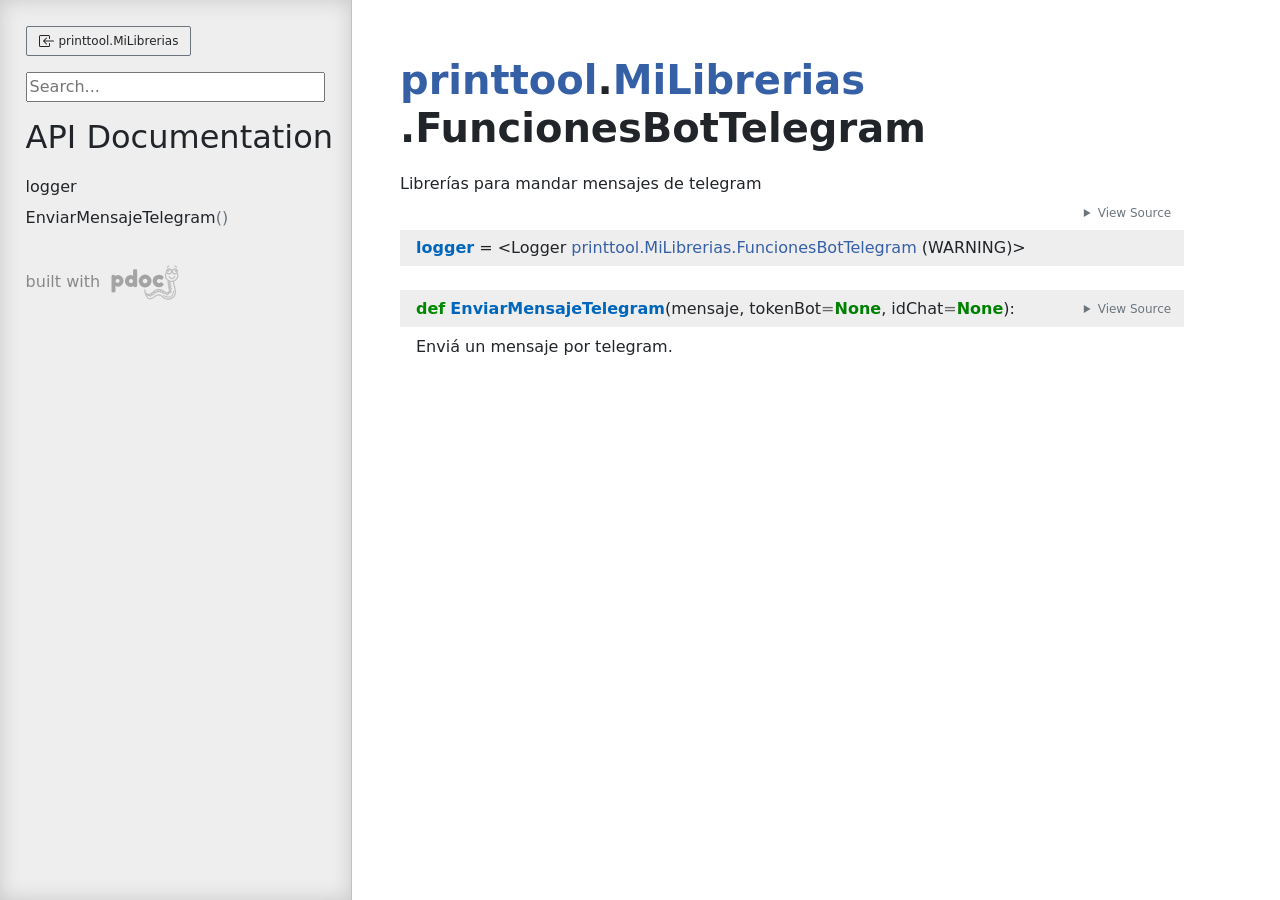
<file: docs/printtool/MiLibrerias/FuncionesBotTelegram.html>
<!doctype html>
<html lang="en">
<head>
    <meta charset="utf-8">
    <meta name="viewport" content="width=device-width, initial-scale=1">
    <meta name="generator" content="pdoc 15.0.1"/>
    <title>printtool.MiLibrerias.FuncionesBotTelegram API documentation</title>

    <style>/*! * Bootstrap Reboot v5.0.0 (https://getbootstrap.com/) * Copyright 2011-2021 The Bootstrap Authors * Copyright 2011-2021 Twitter, Inc. * Licensed under MIT (https://github.com/twbs/bootstrap/blob/main/LICENSE) * Forked from Normalize.css, licensed MIT (https://github.com/necolas/normalize.css/blob/master/LICENSE.md) */*,::after,::before{box-sizing:border-box}@media (prefers-reduced-motion:no-preference){:root{scroll-behavior:smooth}}body{margin:0;font-family:system-ui,-apple-system,"Segoe UI",Roboto,"Helvetica Neue",Arial,"Noto Sans","Liberation Sans",sans-serif,"Apple Color Emoji","Segoe UI Emoji","Segoe UI Symbol","Noto Color Emoji";font-size:1rem;font-weight:400;line-height:1.5;color:#212529;background-color:#fff;-webkit-text-size-adjust:100%;-webkit-tap-highlight-color:transparent}hr{margin:1rem 0;color:inherit;background-color:currentColor;border:0;opacity:.25}hr:not([size]){height:1px}h1,h2,h3,h4,h5,h6{margin-top:0;margin-bottom:.5rem;font-weight:500;line-height:1.2}h1{font-size:calc(1.375rem + 1.5vw)}@media (min-width:1200px){h1{font-size:2.5rem}}h2{font-size:calc(1.325rem + .9vw)}@media (min-width:1200px){h2{font-size:2rem}}h3{font-size:calc(1.3rem + .6vw)}@media (min-width:1200px){h3{font-size:1.75rem}}h4{font-size:calc(1.275rem + .3vw)}@media (min-width:1200px){h4{font-size:1.5rem}}h5{font-size:1.25rem}h6{font-size:1rem}p{margin-top:0;margin-bottom:1rem}abbr[data-bs-original-title],abbr[title]{-webkit-text-decoration:underline dotted;text-decoration:underline dotted;cursor:help;-webkit-text-decoration-skip-ink:none;text-decoration-skip-ink:none}address{margin-bottom:1rem;font-style:normal;line-height:inherit}ol,ul{padding-left:2rem}dl,ol,ul{margin-top:0;margin-bottom:1rem}ol ol,ol ul,ul ol,ul ul{margin-bottom:0}dt{font-weight:700}dd{margin-bottom:.5rem;margin-left:0}blockquote{margin:0 0 1rem}b,strong{font-weight:bolder}small{font-size:.875em}mark{padding:.2em;background-color:#fcf8e3}sub,sup{position:relative;font-size:.75em;line-height:0;vertical-align:baseline}sub{bottom:-.25em}sup{top:-.5em}a{color:#0d6efd;text-decoration:underline}a:hover{color:#0a58ca}a:not([href]):not([class]),a:not([href]):not([class]):hover{color:inherit;text-decoration:none}code,kbd,pre,samp{font-family:SFMono-Regular,Menlo,Monaco,Consolas,"Liberation Mono","Courier New",monospace;font-size:1em;direction:ltr;unicode-bidi:bidi-override}pre{display:block;margin-top:0;margin-bottom:1rem;overflow:auto;font-size:.875em}pre code{font-size:inherit;color:inherit;word-break:normal}code{font-size:.875em;color:#d63384;word-wrap:break-word}a>code{color:inherit}kbd{padding:.2rem .4rem;font-size:.875em;color:#fff;background-color:#212529;border-radius:.2rem}kbd kbd{padding:0;font-size:1em;font-weight:700}figure{margin:0 0 1rem}img,svg{vertical-align:middle}table{caption-side:bottom;border-collapse:collapse}caption{padding-top:.5rem;padding-bottom:.5rem;color:#6c757d;text-align:left}th{text-align:inherit;text-align:-webkit-match-parent}tbody,td,tfoot,th,thead,tr{border-color:inherit;border-style:solid;border-width:0}label{display:inline-block}button{border-radius:0}button:focus:not(:focus-visible){outline:0}button,input,optgroup,select,textarea{margin:0;font-family:inherit;font-size:inherit;line-height:inherit}button,select{text-transform:none}[role=button]{cursor:pointer}select{word-wrap:normal}select:disabled{opacity:1}[list]::-webkit-calendar-picker-indicator{display:none}[type=button],[type=reset],[type=submit],button{-webkit-appearance:button}[type=button]:not(:disabled),[type=reset]:not(:disabled),[type=submit]:not(:disabled),button:not(:disabled){cursor:pointer}::-moz-focus-inner{padding:0;border-style:none}textarea{resize:vertical}fieldset{min-width:0;padding:0;margin:0;border:0}legend{float:left;width:100%;padding:0;margin-bottom:.5rem;font-size:calc(1.275rem + .3vw);line-height:inherit}@media (min-width:1200px){legend{font-size:1.5rem}}legend+*{clear:left}::-webkit-datetime-edit-day-field,::-webkit-datetime-edit-fields-wrapper,::-webkit-datetime-edit-hour-field,::-webkit-datetime-edit-minute,::-webkit-datetime-edit-month-field,::-webkit-datetime-edit-text,::-webkit-datetime-edit-year-field{padding:0}::-webkit-inner-spin-button{height:auto}[type=search]{outline-offset:-2px;-webkit-appearance:textfield}::-webkit-search-decoration{-webkit-appearance:none}::-webkit-color-swatch-wrapper{padding:0}::file-selector-button{font:inherit}::-webkit-file-upload-button{font:inherit;-webkit-appearance:button}output{display:inline-block}iframe{border:0}summary{display:list-item;cursor:pointer}progress{vertical-align:baseline}[hidden]{display:none!important}</style>
    <style>/*! syntax-highlighting.css */pre{line-height:125%;}span.linenos{color:inherit; background-color:transparent; padding-left:5px; padding-right:20px;}.pdoc-code .hll{background-color:#ffffcc}.pdoc-code{background:#f8f8f8;}.pdoc-code .c{color:#3D7B7B; font-style:italic}.pdoc-code .err{border:1px solid #FF0000}.pdoc-code .k{color:#008000; font-weight:bold}.pdoc-code .o{color:#666666}.pdoc-code .ch{color:#3D7B7B; font-style:italic}.pdoc-code .cm{color:#3D7B7B; font-style:italic}.pdoc-code .cp{color:#9C6500}.pdoc-code .cpf{color:#3D7B7B; font-style:italic}.pdoc-code .c1{color:#3D7B7B; font-style:italic}.pdoc-code .cs{color:#3D7B7B; font-style:italic}.pdoc-code .gd{color:#A00000}.pdoc-code .ge{font-style:italic}.pdoc-code .gr{color:#E40000}.pdoc-code .gh{color:#000080; font-weight:bold}.pdoc-code .gi{color:#008400}.pdoc-code .go{color:#717171}.pdoc-code .gp{color:#000080; font-weight:bold}.pdoc-code .gs{font-weight:bold}.pdoc-code .gu{color:#800080; font-weight:bold}.pdoc-code .gt{color:#0044DD}.pdoc-code .kc{color:#008000; font-weight:bold}.pdoc-code .kd{color:#008000; font-weight:bold}.pdoc-code .kn{color:#008000; font-weight:bold}.pdoc-code .kp{color:#008000}.pdoc-code .kr{color:#008000; font-weight:bold}.pdoc-code .kt{color:#B00040}.pdoc-code .m{color:#666666}.pdoc-code .s{color:#BA2121}.pdoc-code .na{color:#687822}.pdoc-code .nb{color:#008000}.pdoc-code .nc{color:#0000FF; font-weight:bold}.pdoc-code .no{color:#880000}.pdoc-code .nd{color:#AA22FF}.pdoc-code .ni{color:#717171; font-weight:bold}.pdoc-code .ne{color:#CB3F38; font-weight:bold}.pdoc-code .nf{color:#0000FF}.pdoc-code .nl{color:#767600}.pdoc-code .nn{color:#0000FF; font-weight:bold}.pdoc-code .nt{color:#008000; font-weight:bold}.pdoc-code .nv{color:#19177C}.pdoc-code .ow{color:#AA22FF; font-weight:bold}.pdoc-code .w{color:#bbbbbb}.pdoc-code .mb{color:#666666}.pdoc-code .mf{color:#666666}.pdoc-code .mh{color:#666666}.pdoc-code .mi{color:#666666}.pdoc-code .mo{color:#666666}.pdoc-code .sa{color:#BA2121}.pdoc-code .sb{color:#BA2121}.pdoc-code .sc{color:#BA2121}.pdoc-code .dl{color:#BA2121}.pdoc-code .sd{color:#BA2121; font-style:italic}.pdoc-code .s2{color:#BA2121}.pdoc-code .se{color:#AA5D1F; font-weight:bold}.pdoc-code .sh{color:#BA2121}.pdoc-code .si{color:#A45A77; font-weight:bold}.pdoc-code .sx{color:#008000}.pdoc-code .sr{color:#A45A77}.pdoc-code .s1{color:#BA2121}.pdoc-code .ss{color:#19177C}.pdoc-code .bp{color:#008000}.pdoc-code .fm{color:#0000FF}.pdoc-code .vc{color:#19177C}.pdoc-code .vg{color:#19177C}.pdoc-code .vi{color:#19177C}.pdoc-code .vm{color:#19177C}.pdoc-code .il{color:#666666}</style>
    <style>/*! theme.css */:root{--pdoc-background:#fff;}.pdoc{--text:#212529;--muted:#6c757d;--link:#3660a5;--link-hover:#1659c5;--code:#f8f8f8;--active:#fff598;--accent:#eee;--accent2:#c1c1c1;--nav-hover:rgba(255, 255, 255, 0.5);--name:#0066BB;--def:#008800;--annotation:#007020;}</style>
    <style>/*! layout.css */html, body{width:100%;height:100%;}html, main{scroll-behavior:smooth;}body{background-color:var(--pdoc-background);}@media (max-width:769px){#navtoggle{cursor:pointer;position:absolute;width:50px;height:40px;top:1rem;right:1rem;border-color:var(--text);color:var(--text);display:flex;opacity:0.8;z-index:999;}#navtoggle:hover{opacity:1;}#togglestate + div{display:none;}#togglestate:checked + div{display:inherit;}main, header{padding:2rem 3vw;}header + main{margin-top:-3rem;}.git-button{display:none !important;}nav input[type="search"]{max-width:77%;}nav input[type="search"]:first-child{margin-top:-6px;}nav input[type="search"]:valid ~ *{display:none !important;}}@media (min-width:770px){:root{--sidebar-width:clamp(12.5rem, 28vw, 22rem);}nav{position:fixed;overflow:auto;height:100vh;width:var(--sidebar-width);}main, header{padding:3rem 2rem 3rem calc(var(--sidebar-width) + 3rem);width:calc(54rem + var(--sidebar-width));max-width:100%;}header + main{margin-top:-4rem;}#navtoggle{display:none;}}#togglestate{position:absolute;height:0;opacity:0;}nav.pdoc{--pad:clamp(0.5rem, 2vw, 1.75rem);--indent:1.5rem;background-color:var(--accent);border-right:1px solid var(--accent2);box-shadow:0 0 20px rgba(50, 50, 50, .2) inset;padding:0 0 0 var(--pad);overflow-wrap:anywhere;scrollbar-width:thin; scrollbar-color:var(--accent2) transparent; z-index:1}nav.pdoc::-webkit-scrollbar{width:.4rem; }nav.pdoc::-webkit-scrollbar-thumb{background-color:var(--accent2); }nav.pdoc > div{padding:var(--pad) 0;}nav.pdoc .module-list-button{display:inline-flex;align-items:center;color:var(--text);border-color:var(--muted);margin-bottom:1rem;}nav.pdoc .module-list-button:hover{border-color:var(--text);}nav.pdoc input[type=search]{display:block;outline-offset:0;width:calc(100% - var(--pad));}nav.pdoc .logo{max-width:calc(100% - var(--pad));max-height:35vh;display:block;margin:0 auto 1rem;transform:translate(calc(-.5 * var(--pad)), 0);}nav.pdoc ul{list-style:none;padding-left:0;}nav.pdoc > div > ul{margin-left:calc(0px - var(--pad));}nav.pdoc li a{padding:.2rem 0 .2rem calc(var(--pad) + var(--indent));}nav.pdoc > div > ul > li > a{padding-left:var(--pad);}nav.pdoc li{transition:all 100ms;}nav.pdoc li:hover{background-color:var(--nav-hover);}nav.pdoc a, nav.pdoc a:hover{color:var(--text);}nav.pdoc a{display:block;}nav.pdoc > h2:first-of-type{margin-top:1.5rem;}nav.pdoc .class:before{content:"class ";color:var(--muted);}nav.pdoc .function:after{content:"()";color:var(--muted);}nav.pdoc footer:before{content:"";display:block;width:calc(100% - var(--pad));border-top:solid var(--accent2) 1px;margin-top:1.5rem;padding-top:.5rem;}nav.pdoc footer{font-size:small;}</style>
    <style>/*! content.css */.pdoc{color:var(--text);box-sizing:border-box;line-height:1.5;background:none;}.pdoc .pdoc-button{cursor:pointer;display:inline-block;border:solid black 1px;border-radius:2px;font-size:.75rem;padding:calc(0.5em - 1px) 1em;transition:100ms all;}.pdoc .alert{padding:1rem 1rem 1rem calc(1.5rem + 24px);border:1px solid transparent;border-radius:.25rem;background-repeat:no-repeat;background-position:.75rem center;margin-bottom:1rem;}.pdoc .alert > em{display:none;}.pdoc .alert > *:last-child{margin-bottom:0;}.pdoc .alert.note {color:#084298;background-color:#cfe2ff;border-color:#b6d4fe;background-image:url("data:image/svg+xml,%3Csvg%20xmlns%3D%22http%3A//www.w3.org/2000/svg%22%20width%3D%2224%22%20height%3D%2224%22%20fill%3D%22%23084298%22%20viewBox%3D%220%200%2016%2016%22%3E%3Cpath%20d%3D%22M8%2016A8%208%200%201%200%208%200a8%208%200%200%200%200%2016zm.93-9.412-1%204.705c-.07.34.029.533.304.533.194%200%20.487-.07.686-.246l-.088.416c-.287.346-.92.598-1.465.598-.703%200-1.002-.422-.808-1.319l.738-3.468c.064-.293.006-.399-.287-.47l-.451-.081.082-.381%202.29-.287zM8%205.5a1%201%200%201%201%200-2%201%201%200%200%201%200%202z%22/%3E%3C/svg%3E");}.pdoc .alert.warning{color:#664d03;background-color:#fff3cd;border-color:#ffecb5;background-image:url("data:image/svg+xml,%3Csvg%20xmlns%3D%22http%3A//www.w3.org/2000/svg%22%20width%3D%2224%22%20height%3D%2224%22%20fill%3D%22%23664d03%22%20viewBox%3D%220%200%2016%2016%22%3E%3Cpath%20d%3D%22M8.982%201.566a1.13%201.13%200%200%200-1.96%200L.165%2013.233c-.457.778.091%201.767.98%201.767h13.713c.889%200%201.438-.99.98-1.767L8.982%201.566zM8%205c.535%200%20.954.462.9.995l-.35%203.507a.552.552%200%200%201-1.1%200L7.1%205.995A.905.905%200%200%201%208%205zm.002%206a1%201%200%201%201%200%202%201%201%200%200%201%200-2z%22/%3E%3C/svg%3E");}.pdoc .alert.danger{color:#842029;background-color:#f8d7da;border-color:#f5c2c7;background-image:url("data:image/svg+xml,%3Csvg%20xmlns%3D%22http%3A//www.w3.org/2000/svg%22%20width%3D%2224%22%20height%3D%2224%22%20fill%3D%22%23842029%22%20viewBox%3D%220%200%2016%2016%22%3E%3Cpath%20d%3D%22M5.52.359A.5.5%200%200%201%206%200h4a.5.5%200%200%201%20.474.658L8.694%206H12.5a.5.5%200%200%201%20.395.807l-7%209a.5.5%200%200%201-.873-.454L6.823%209.5H3.5a.5.5%200%200%201-.48-.641l2.5-8.5z%22/%3E%3C/svg%3E");}.pdoc .visually-hidden{position:absolute !important;width:1px !important;height:1px !important;padding:0 !important;margin:-1px !important;overflow:hidden !important;clip:rect(0, 0, 0, 0) !important;white-space:nowrap !important;border:0 !important;}.pdoc h1, .pdoc h2, .pdoc h3{font-weight:300;margin:.3em 0;padding:.2em 0;}.pdoc > section:not(.module-info) h1{font-size:1.5rem;font-weight:500;}.pdoc > section:not(.module-info) h2{font-size:1.4rem;font-weight:500;}.pdoc > section:not(.module-info) h3{font-size:1.3rem;font-weight:500;}.pdoc > section:not(.module-info) h4{font-size:1.2rem;}.pdoc > section:not(.module-info) h5{font-size:1.1rem;}.pdoc a{text-decoration:none;color:var(--link);}.pdoc a:hover{color:var(--link-hover);}.pdoc blockquote{margin-left:2rem;}.pdoc pre{border-top:1px solid var(--accent2);border-bottom:1px solid var(--accent2);margin-top:0;margin-bottom:1em;padding:.5rem 0 .5rem .5rem;overflow-x:auto;background-color:var(--code);}.pdoc code{color:var(--text);padding:.2em .4em;margin:0;font-size:85%;background-color:var(--accent);border-radius:6px;}.pdoc a > code{color:inherit;}.pdoc pre > code{display:inline-block;font-size:inherit;background:none;border:none;padding:0;}.pdoc > section:not(.module-info){margin-bottom:1.5rem;}.pdoc .modulename{margin-top:0;font-weight:bold;}.pdoc .modulename a{color:var(--link);transition:100ms all;}.pdoc .git-button{float:right;border:solid var(--link) 1px;}.pdoc .git-button:hover{background-color:var(--link);color:var(--pdoc-background);}.view-source-toggle-state,.view-source-toggle-state ~ .pdoc-code{display:none;}.view-source-toggle-state:checked ~ .pdoc-code{display:block;}.view-source-button{display:inline-block;float:right;font-size:.75rem;line-height:1.5rem;color:var(--muted);padding:0 .4rem 0 1.3rem;cursor:pointer;text-indent:-2px;}.view-source-button > span{visibility:hidden;}.module-info .view-source-button{float:none;display:flex;justify-content:flex-end;margin:-1.2rem .4rem -.2rem 0;}.view-source-button::before{position:absolute;content:"View Source";display:list-item;list-style-type:disclosure-closed;}.view-source-toggle-state:checked ~ .attr .view-source-button::before,.view-source-toggle-state:checked ~ .view-source-button::before{list-style-type:disclosure-open;}.pdoc .docstring{margin-bottom:1.5rem;}.pdoc section:not(.module-info) .docstring{margin-left:clamp(0rem, 5vw - 2rem, 1rem);}.pdoc .docstring .pdoc-code{margin-left:1em;margin-right:1em;}.pdoc h1:target,.pdoc h2:target,.pdoc h3:target,.pdoc h4:target,.pdoc h5:target,.pdoc h6:target,.pdoc .pdoc-code > pre > span:target{background-color:var(--active);box-shadow:-1rem 0 0 0 var(--active);}.pdoc .pdoc-code > pre > span:target{display:block;}.pdoc div:target > .attr,.pdoc section:target > .attr,.pdoc dd:target > a{background-color:var(--active);}.pdoc *{scroll-margin:2rem;}.pdoc .pdoc-code .linenos{user-select:none;}.pdoc .attr:hover{filter:contrast(0.95);}.pdoc section, .pdoc .classattr{position:relative;}.pdoc .headerlink{--width:clamp(1rem, 3vw, 2rem);position:absolute;top:0;left:calc(0rem - var(--width));transition:all 100ms ease-in-out;opacity:0;}.pdoc .headerlink::before{content:"#";display:block;text-align:center;width:var(--width);height:2.3rem;line-height:2.3rem;font-size:1.5rem;}.pdoc .attr:hover ~ .headerlink,.pdoc *:target > .headerlink,.pdoc .headerlink:hover{opacity:1;}.pdoc .attr{display:block;margin:.5rem 0 .5rem;padding:.4rem .4rem .4rem 1rem;background-color:var(--accent);overflow-x:auto;}.pdoc .classattr{margin-left:2rem;}.pdoc .decorator-deprecated{color:#842029;}.pdoc .decorator-deprecated ~ span{filter:grayscale(1) opacity(0.8);}.pdoc .name{color:var(--name);font-weight:bold;}.pdoc .def{color:var(--def);font-weight:bold;}.pdoc .signature{background-color:transparent;}.pdoc .param, .pdoc .return-annotation{white-space:pre;}.pdoc .signature.multiline .param{display:block;}.pdoc .signature.condensed .param{display:inline-block;}.pdoc .annotation{color:var(--annotation);}.pdoc .view-value-toggle-state,.pdoc .view-value-toggle-state ~ .default_value{display:none;}.pdoc .view-value-toggle-state:checked ~ .default_value{display:inherit;}.pdoc .view-value-button{font-size:.5rem;vertical-align:middle;border-style:dashed;margin-top:-0.1rem;}.pdoc .view-value-button:hover{background:white;}.pdoc .view-value-button::before{content:"show";text-align:center;width:2.2em;display:inline-block;}.pdoc .view-value-toggle-state:checked ~ .view-value-button::before{content:"hide";}.pdoc .inherited{margin-left:2rem;}.pdoc .inherited dt{font-weight:700;}.pdoc .inherited dt, .pdoc .inherited dd{display:inline;margin-left:0;margin-bottom:.5rem;}.pdoc .inherited dd:not(:last-child):after{content:", ";}.pdoc .inherited .class:before{content:"class ";}.pdoc .inherited .function a:after{content:"()";}.pdoc .search-result .docstring{overflow:auto;max-height:25vh;}.pdoc .search-result.focused > .attr{background-color:var(--active);}.pdoc .attribution{margin-top:2rem;display:block;opacity:0.5;transition:all 200ms;filter:grayscale(100%);}.pdoc .attribution:hover{opacity:1;filter:grayscale(0%);}.pdoc .attribution img{margin-left:5px;height:35px;vertical-align:middle;width:70px;transition:all 200ms;}.pdoc table{display:block;width:max-content;max-width:100%;overflow:auto;margin-bottom:1rem;}.pdoc table th{font-weight:600;}.pdoc table th, .pdoc table td{padding:6px 13px;border:1px solid var(--accent2);}</style>
    <style>/*! custom.css */</style></head>
<body>
    <nav class="pdoc">
        <label id="navtoggle" for="togglestate" class="pdoc-button"><svg xmlns='http://www.w3.org/2000/svg' viewBox='0 0 30 30'><path stroke-linecap='round' stroke="currentColor" stroke-miterlimit='10' stroke-width='2' d='M4 7h22M4 15h22M4 23h22'/></svg></label>
        <input id="togglestate" type="checkbox" aria-hidden="true" tabindex="-1">
        <div>            <a class="pdoc-button module-list-button" href="../MiLibrerias.html">
<svg xmlns="http://www.w3.org/2000/svg" width="16" height="16" fill="currentColor" class="bi bi-box-arrow-in-left" viewBox="0 0 16 16">
  <path fill-rule="evenodd" d="M10 3.5a.5.5 0 0 0-.5-.5h-8a.5.5 0 0 0-.5.5v9a.5.5 0 0 0 .5.5h8a.5.5 0 0 0 .5-.5v-2a.5.5 0 0 1 1 0v2A1.5 1.5 0 0 1 9.5 14h-8A1.5 1.5 0 0 1 0 12.5v-9A1.5 1.5 0 0 1 1.5 2h8A1.5 1.5 0 0 1 11 3.5v2a.5.5 0 0 1-1 0v-2z"/>
  <path fill-rule="evenodd" d="M4.146 8.354a.5.5 0 0 1 0-.708l3-3a.5.5 0 1 1 .708.708L5.707 7.5H14.5a.5.5 0 0 1 0 1H5.707l2.147 2.146a.5.5 0 0 1-.708.708l-3-3z"/>
</svg>                &nbsp;printtool.MiLibrerias</a>


            <input type="search" placeholder="Search..." role="searchbox" aria-label="search"
                   pattern=".+" required>



            <h2>API Documentation</h2>
                <ul class="memberlist">
            <li>
                    <a class="variable" href="#logger">logger</a>
            </li>
            <li>
                    <a class="function" href="#EnviarMensajeTelegram">EnviarMensajeTelegram</a>
            </li>
    </ul>



        <a class="attribution" title="pdoc: Python API documentation generator" href="https://pdoc.dev" target="_blank">
            built with <span class="visually-hidden">pdoc</span><img
                alt="pdoc logo"
                src="data:image/svg+xml,%3Csvg%20xmlns%3D%22http%3A//www.w3.org/2000/svg%22%20role%3D%22img%22%20aria-label%3D%22pdoc%20logo%22%20width%3D%22300%22%20height%3D%22150%22%20viewBox%3D%22-1%200%2060%2030%22%3E%3Ctitle%3Epdoc%3C/title%3E%3Cpath%20d%3D%22M29.621%2021.293c-.011-.273-.214-.475-.511-.481a.5.5%200%200%200-.489.503l-.044%201.393c-.097.551-.695%201.215-1.566%201.704-.577.428-1.306.486-2.193.182-1.426-.617-2.467-1.654-3.304-2.487l-.173-.172a3.43%203.43%200%200%200-.365-.306.49.49%200%200%200-.286-.196c-1.718-1.06-4.931-1.47-7.353.191l-.219.15c-1.707%201.187-3.413%202.131-4.328%201.03-.02-.027-.49-.685-.141-1.763.233-.721.546-2.408.772-4.076.042-.09.067-.187.046-.288.166-1.347.277-2.625.241-3.351%201.378-1.008%202.271-2.586%202.271-4.362%200-.976-.272-1.935-.788-2.774-.057-.094-.122-.18-.184-.268.033-.167.052-.339.052-.516%200-1.477-1.202-2.679-2.679-2.679-.791%200-1.496.352-1.987.9a6.3%206.3%200%200%200-1.001.029c-.492-.564-1.207-.929-2.012-.929-1.477%200-2.679%201.202-2.679%202.679A2.65%202.65%200%200%200%20.97%206.554c-.383.747-.595%201.572-.595%202.41%200%202.311%201.507%204.29%203.635%205.107-.037.699-.147%202.27-.423%203.294l-.137.461c-.622%202.042-2.515%208.257%201.727%2010.643%201.614.908%203.06%201.248%204.317%201.248%202.665%200%204.492-1.524%205.322-2.401%201.476-1.559%202.886-1.854%206.491.82%201.877%201.393%203.514%201.753%204.861%201.068%202.223-1.713%202.811-3.867%203.399-6.374.077-.846.056-1.469.054-1.537zm-4.835%204.313c-.054.305-.156.586-.242.629-.034-.007-.131-.022-.307-.157-.145-.111-.314-.478-.456-.908.221.121.432.25.675.355.115.039.219.051.33.081zm-2.251-1.238c-.05.33-.158.648-.252.694-.022.001-.125-.018-.307-.157-.217-.166-.488-.906-.639-1.573.358.344.754.693%201.198%201.036zm-3.887-2.337c-.006-.116-.018-.231-.041-.342.635.145%201.189.368%201.599.625.097.231.166.481.174.642-.03.049-.055.101-.067.158-.046.013-.128.026-.298.004-.278-.037-.901-.57-1.367-1.087zm-1.127-.497c.116.306.176.625.12.71-.019.014-.117.045-.345.016-.206-.027-.604-.332-.986-.695.41-.051.816-.056%201.211-.031zm-4.535%201.535c.209.22.379.47.358.598-.006.041-.088.138-.351.234-.144.055-.539-.063-.979-.259a11.66%2011.66%200%200%200%20.972-.573zm.983-.664c.359-.237.738-.418%201.126-.554.25.237.479.548.457.694-.006.042-.087.138-.351.235-.174.064-.694-.105-1.232-.375zm-3.381%201.794c-.022.145-.061.29-.149.401-.133.166-.358.248-.69.251h-.002c-.133%200-.306-.26-.45-.621.417.091.854.07%201.291-.031zm-2.066-8.077a4.78%204.78%200%200%201-.775-.584c.172-.115.505-.254.88-.378l-.105.962zm-.331%202.302a10.32%2010.32%200%200%201-.828-.502c.202-.143.576-.328.984-.49l-.156.992zm-.45%202.157l-.701-.403c.214-.115.536-.249.891-.376a11.57%2011.57%200%200%201-.19.779zm-.181%201.716c.064.398.194.702.298.893-.194-.051-.435-.162-.736-.398.061-.119.224-.3.438-.495zM8.87%204.141c0%20.152-.123.276-.276.276s-.275-.124-.275-.276.123-.276.276-.276.275.124.275.276zm-.735-.389a1.15%201.15%200%200%200-.314.783%201.16%201.16%200%200%200%201.162%201.162c.457%200%20.842-.27%201.032-.653.026.117.042.238.042.362a1.68%201.68%200%200%201-1.679%201.679%201.68%201.68%200%200%201-1.679-1.679c0-.843.626-1.535%201.436-1.654zM5.059%205.406A1.68%201.68%200%200%201%203.38%207.085a1.68%201.68%200%200%201-1.679-1.679c0-.037.009-.072.011-.109.21.3.541.508.935.508a1.16%201.16%200%200%200%201.162-1.162%201.14%201.14%200%200%200-.474-.912c.015%200%20.03-.005.045-.005.926.001%201.679.754%201.679%201.68zM3.198%204.141c0%20.152-.123.276-.276.276s-.275-.124-.275-.276.123-.276.276-.276.275.124.275.276zM1.375%208.964c0-.52.103-1.035.288-1.52.466.394%201.06.64%201.717.64%201.144%200%202.116-.725%202.499-1.738.383%201.012%201.355%201.738%202.499%201.738.867%200%201.631-.421%202.121-1.062.307.605.478%201.267.478%201.942%200%202.486-2.153%204.51-4.801%204.51s-4.801-2.023-4.801-4.51zm24.342%2019.349c-.985.498-2.267.168-3.813-.979-3.073-2.281-5.453-3.199-7.813-.705-1.315%201.391-4.163%203.365-8.423.97-3.174-1.786-2.239-6.266-1.261-9.479l.146-.492c.276-1.02.395-2.457.444-3.268a6.11%206.11%200%200%200%201.18.115%206.01%206.01%200%200%200%202.536-.562l-.006.175c-.802.215-1.848.612-2.021%201.25-.079.295.021.601.274.837.219.203.415.364.598.501-.667.304-1.243.698-1.311%201.179-.02.144-.022.507.393.787.213.144.395.26.564.365-1.285.521-1.361.96-1.381%201.126-.018.142-.011.496.427.746l.854.489c-.473.389-.971.914-.999%201.429-.018.278.095.532.316.713.675.556%201.231.721%201.653.721.059%200%20.104-.014.158-.02.207.707.641%201.64%201.513%201.64h.013c.8-.008%201.236-.345%201.462-.626.173-.216.268-.457.325-.692.424.195.93.374%201.372.374.151%200%20.294-.021.423-.068.732-.27.944-.704.993-1.021.009-.061.003-.119.002-.179.266.086.538.147.789.147.15%200%20.294-.021.423-.069.542-.2.797-.489.914-.754.237.147.478.258.704.288.106.014.205.021.296.021.356%200%20.595-.101.767-.229.438.435%201.094.992%201.656%201.067.106.014.205.021.296.021a1.56%201.56%200%200%200%20.323-.035c.17.575.453%201.289.866%201.605.358.273.665.362.914.362a.99.99%200%200%200%20.421-.093%201.03%201.03%200%200%200%20.245-.164c.168.428.39.846.68%201.068.358.273.665.362.913.362a.99.99%200%200%200%20.421-.093c.317-.148.512-.448.639-.762.251.157.495.257.726.257.127%200%20.25-.024.37-.071.427-.17.706-.617.841-1.314.022-.015.047-.022.068-.038.067-.051.133-.104.196-.159-.443%201.486-1.107%202.761-2.086%203.257zM8.66%209.925a.5.5%200%201%200-1%200c0%20.653-.818%201.205-1.787%201.205s-1.787-.552-1.787-1.205a.5.5%200%201%200-1%200c0%201.216%201.25%202.205%202.787%202.205s2.787-.989%202.787-2.205zm4.4%2015.965l-.208.097c-2.661%201.258-4.708%201.436-6.086.527-1.542-1.017-1.88-3.19-1.844-4.198a.4.4%200%200%200-.385-.414c-.242-.029-.406.164-.414.385-.046%201.249.367%203.686%202.202%204.896.708.467%201.547.7%202.51.7%201.248%200%202.706-.392%204.362-1.174l.185-.086a.4.4%200%200%200%20.205-.527c-.089-.204-.326-.291-.527-.206zM9.547%202.292c.093.077.205.114.317.114a.5.5%200%200%200%20.318-.886L8.817.397a.5.5%200%200%200-.703.068.5.5%200%200%200%20.069.703l1.364%201.124zm-7.661-.065c.086%200%20.173-.022.253-.068l1.523-.893a.5.5%200%200%200-.506-.863l-1.523.892a.5.5%200%200%200-.179.685c.094.158.261.247.432.247z%22%20transform%3D%22matrix%28-1%200%200%201%2058%200%29%22%20fill%3D%22%233bb300%22/%3E%3Cpath%20d%3D%22M.3%2021.86V10.18q0-.46.02-.68.04-.22.18-.5.28-.54%201.34-.54%201.06%200%201.42.28.38.26.44.78.76-1.04%202.38-1.04%201.64%200%203.1%201.54%201.46%201.54%201.46%203.58%200%202.04-1.46%203.58-1.44%201.54-3.08%201.54-1.64%200-2.38-.92v4.04q0%20.46-.04.68-.02.22-.18.5-.14.3-.5.42-.36.12-.98.12-.62%200-1-.12-.36-.12-.52-.4-.14-.28-.18-.5-.02-.22-.02-.68zm3.96-9.42q-.46.54-.46%201.18%200%20.64.46%201.18.48.52%201.2.52.74%200%201.24-.52.52-.52.52-1.18%200-.66-.48-1.18-.48-.54-1.26-.54-.76%200-1.22.54zm14.741-8.36q.16-.3.54-.42.38-.12%201-.12.64%200%201.02.12.38.12.52.42.16.3.18.54.04.22.04.68v11.94q0%20.46-.04.7-.02.22-.18.5-.3.54-1.7.54-1.38%200-1.54-.98-.84.96-2.34.96-1.8%200-3.28-1.56-1.48-1.58-1.48-3.66%200-2.1%201.48-3.68%201.5-1.58%203.28-1.58%201.48%200%202.3%201v-4.2q0-.46.02-.68.04-.24.18-.52zm-3.24%2010.86q.52.54%201.26.54.74%200%201.22-.54.5-.54.5-1.18%200-.66-.48-1.22-.46-.56-1.26-.56-.8%200-1.28.56-.48.54-.48%201.2%200%20.66.52%201.2zm7.833-1.2q0-2.4%201.68-3.96%201.68-1.56%203.84-1.56%202.16%200%203.82%201.56%201.66%201.54%201.66%203.94%200%201.66-.86%202.96-.86%201.28-2.1%201.9-1.22.6-2.54.6-1.32%200-2.56-.64-1.24-.66-2.1-1.92-.84-1.28-.84-2.88zm4.18%201.44q.64.48%201.3.48.66%200%201.32-.5.66-.5.66-1.48%200-.98-.62-1.46-.62-.48-1.34-.48-.72%200-1.34.5-.62.5-.62%201.48%200%20.96.64%201.46zm11.412-1.44q0%20.84.56%201.32.56.46%201.18.46.64%200%201.18-.36.56-.38.9-.38.6%200%201.46%201.06.46.58.46%201.04%200%20.76-1.1%201.42-1.14.8-2.8.8-1.86%200-3.58-1.34-.82-.64-1.34-1.7-.52-1.08-.52-2.36%200-1.3.52-2.34.52-1.06%201.34-1.7%201.66-1.32%203.54-1.32.76%200%201.48.22.72.2%201.06.4l.32.2q.36.24.56.38.52.4.52.92%200%20.5-.42%201.14-.72%201.1-1.38%201.1-.38%200-1.08-.44-.36-.34-1.04-.34-.66%200-1.24.48-.58.48-.58%201.34z%22%20fill%3D%22green%22/%3E%3C/svg%3E"/>
        </a>
</div>
    </nav>
    <main class="pdoc">
            <section class="module-info">
                    <h1 class="modulename">
<a href="./../../printtool.html">printtool</a><wbr>.<a href="./../MiLibrerias.html">MiLibrerias</a><wbr>.FuncionesBotTelegram    </h1>

                        <div class="docstring"><p>Librerías para mandar mensajes de telegram</p>
</div>

                        <input id="mod-FuncionesBotTelegram-view-source" class="view-source-toggle-state" type="checkbox" aria-hidden="true" tabindex="-1">

                        <label class="view-source-button" for="mod-FuncionesBotTelegram-view-source"><span>View Source</span></label>

                        <div class="pdoc-code codehilite"><pre><span></span><span id="L-1"><a href="#L-1"><span class="linenos"> 1</span></a><span class="c1"># https://python-telegram-bot.org/</span>
</span><span id="L-2"><a href="#L-2"><span class="linenos"> 2</span></a>
</span><span id="L-3"><a href="#L-3"><span class="linenos"> 3</span></a><span class="sd">&quot;&quot;&quot;Librerías para mandar mensajes de telegram&quot;&quot;&quot;</span>
</span><span id="L-4"><a href="#L-4"><span class="linenos"> 4</span></a><span class="kn">import</span><span class="w"> </span><span class="nn">asyncio</span>
</span><span id="L-5"><a href="#L-5"><span class="linenos"> 5</span></a><span class="kn">import</span><span class="w"> </span><span class="nn">telegram</span>
</span><span id="L-6"><a href="#L-6"><span class="linenos"> 6</span></a>
</span><span id="L-7"><a href="#L-7"><span class="linenos"> 7</span></a><span class="kn">from</span><span class="w"> </span><span class="nn">.FuncionesArchivos</span><span class="w"> </span><span class="kn">import</span> <span class="n">ObtenerValor</span>
</span><span id="L-8"><a href="#L-8"><span class="linenos"> 8</span></a><span class="kn">from</span><span class="w"> </span><span class="nn">.FuncionesLogging</span><span class="w"> </span><span class="kn">import</span> <span class="n">ConfigurarLogging</span>
</span><span id="L-9"><a href="#L-9"><span class="linenos"> 9</span></a>
</span><span id="L-10"><a href="#L-10"><span class="linenos">10</span></a><span class="n">logger</span> <span class="o">=</span> <span class="n">ConfigurarLogging</span><span class="p">(</span><span class="vm">__name__</span><span class="p">)</span>
</span><span id="L-11"><a href="#L-11"><span class="linenos">11</span></a>
</span><span id="L-12"><a href="#L-12"><span class="linenos">12</span></a>
</span><span id="L-13"><a href="#L-13"><span class="linenos">13</span></a><span class="k">def</span><span class="w"> </span><span class="nf">EnviarMensajeTelegram</span><span class="p">(</span><span class="n">mensaje</span><span class="p">,</span> <span class="n">tokenBot</span><span class="o">=</span><span class="kc">None</span><span class="p">,</span> <span class="n">idChat</span><span class="o">=</span><span class="kc">None</span><span class="p">):</span>
</span><span id="L-14"><a href="#L-14"><span class="linenos">14</span></a><span class="w">    </span><span class="sd">&quot;&quot;&quot;Enviá un mensaje por telegram.&quot;&quot;&quot;</span>
</span><span id="L-15"><a href="#L-15"><span class="linenos">15</span></a>    <span class="k">if</span> <span class="n">tokenBot</span> <span class="ow">is</span> <span class="kc">None</span><span class="p">:</span>
</span><span id="L-16"><a href="#L-16"><span class="linenos">16</span></a>        <span class="n">tokenBot</span> <span class="o">=</span> <span class="n">ObtenerValor</span><span class="p">(</span><span class="s2">&quot;data/TelegramBot.json&quot;</span><span class="p">,</span> <span class="s2">&quot;Token_Telegram&quot;</span><span class="p">)</span>
</span><span id="L-17"><a href="#L-17"><span class="linenos">17</span></a>    <span class="k">if</span> <span class="n">idChat</span> <span class="ow">is</span> <span class="kc">None</span><span class="p">:</span>
</span><span id="L-18"><a href="#L-18"><span class="linenos">18</span></a>        <span class="n">idChat</span> <span class="o">=</span> <span class="n">ObtenerValor</span><span class="p">(</span><span class="s2">&quot;data/TelegramBot.json&quot;</span><span class="p">,</span> <span class="s2">&quot;ID_Chat&quot;</span><span class="p">)</span>
</span><span id="L-19"><a href="#L-19"><span class="linenos">19</span></a>
</span><span id="L-20"><a href="#L-20"><span class="linenos">20</span></a>    <span class="k">if</span> <span class="n">tokenBot</span> <span class="ow">is</span> <span class="kc">None</span> <span class="ow">or</span> <span class="n">idChat</span> <span class="ow">is</span> <span class="kc">None</span> <span class="ow">or</span> <span class="n">tokenBot</span> <span class="o">==</span> <span class="s2">&quot;&quot;</span> <span class="ow">or</span> <span class="n">idChat</span> <span class="o">==</span> <span class="s2">&quot;&quot;</span><span class="p">:</span>
</span><span id="L-21"><a href="#L-21"><span class="linenos">21</span></a>        <span class="n">logger</span><span class="o">.</span><span class="n">error</span><span class="p">(</span><span class="s2">&quot;No hay token de telegram&quot;</span><span class="p">)</span>
</span><span id="L-22"><a href="#L-22"><span class="linenos">22</span></a>        <span class="k">return</span>
</span><span id="L-23"><a href="#L-23"><span class="linenos">23</span></a>
</span><span id="L-24"><a href="#L-24"><span class="linenos">24</span></a>    <span class="k">try</span><span class="p">:</span>
</span><span id="L-25"><a href="#L-25"><span class="linenos">25</span></a>        <span class="n">bot</span> <span class="o">=</span> <span class="n">telegram</span><span class="o">.</span><span class="n">Bot</span><span class="p">(</span><span class="n">token</span><span class="o">=</span><span class="n">tokenBot</span><span class="p">)</span>
</span><span id="L-26"><a href="#L-26"><span class="linenos">26</span></a>        <span class="n">mensaje</span> <span class="o">=</span> <span class="n">mensaje</span><span class="o">.</span><span class="n">replace</span><span class="p">(</span><span class="s2">&quot;_&quot;</span><span class="p">,</span> <span class="s2">&quot;</span><span class="se">\\</span><span class="s2">_&quot;</span><span class="p">)</span>
</span><span id="L-27"><a href="#L-27"><span class="linenos">27</span></a>        <span class="n">asyncio</span><span class="o">.</span><span class="n">run</span><span class="p">(</span><span class="n">bot</span><span class="o">.</span><span class="n">send_message</span><span class="p">(</span><span class="n">chat_id</span><span class="o">=</span><span class="n">idChat</span><span class="p">,</span> <span class="n">text</span><span class="o">=</span><span class="n">mensaje</span><span class="p">,</span> <span class="n">parse_mode</span><span class="o">=</span><span class="s2">&quot;Markdown&quot;</span><span class="p">))</span>
</span><span id="L-28"><a href="#L-28"><span class="linenos">28</span></a>    <span class="k">except</span> <span class="ne">Exception</span> <span class="k">as</span> <span class="n">err</span><span class="p">:</span>
</span><span id="L-29"><a href="#L-29"><span class="linenos">29</span></a>        <span class="n">logger</span><span class="o">.</span><span class="n">error</span><span class="p">(</span><span class="sa">f</span><span class="s2">&quot;TelegramBot[Error] </span><span class="si">{</span><span class="n">err</span><span class="si">}</span><span class="s2">&quot;</span><span class="p">)</span>
</span></pre></div>


            </section>
                <section id="logger">
                    <div class="attr variable">
            <span class="name">logger</span>        =
<span class="default_value">&lt;Logger <a href="">printtool.MiLibrerias.FuncionesBotTelegram</a> (WARNING)&gt;</span>

        
    </div>
    <a class="headerlink" href="#logger"></a>
    
    

                </section>
                <section id="EnviarMensajeTelegram">
                            <input id="EnviarMensajeTelegram-view-source" class="view-source-toggle-state" type="checkbox" aria-hidden="true" tabindex="-1">
<div class="attr function">
            
        <span class="def">def</span>
        <span class="name">EnviarMensajeTelegram</span><span class="signature pdoc-code condensed">(<span class="param"><span class="n">mensaje</span>, </span><span class="param"><span class="n">tokenBot</span><span class="o">=</span><span class="kc">None</span>, </span><span class="param"><span class="n">idChat</span><span class="o">=</span><span class="kc">None</span></span><span class="return-annotation">):</span></span>

                <label class="view-source-button" for="EnviarMensajeTelegram-view-source"><span>View Source</span></label>

    </div>
    <a class="headerlink" href="#EnviarMensajeTelegram"></a>
            <div class="pdoc-code codehilite"><pre><span></span><span id="EnviarMensajeTelegram-14"><a href="#EnviarMensajeTelegram-14"><span class="linenos">14</span></a><span class="k">def</span><span class="w"> </span><span class="nf">EnviarMensajeTelegram</span><span class="p">(</span><span class="n">mensaje</span><span class="p">,</span> <span class="n">tokenBot</span><span class="o">=</span><span class="kc">None</span><span class="p">,</span> <span class="n">idChat</span><span class="o">=</span><span class="kc">None</span><span class="p">):</span>
</span><span id="EnviarMensajeTelegram-15"><a href="#EnviarMensajeTelegram-15"><span class="linenos">15</span></a><span class="w">    </span><span class="sd">&quot;&quot;&quot;Enviá un mensaje por telegram.&quot;&quot;&quot;</span>
</span><span id="EnviarMensajeTelegram-16"><a href="#EnviarMensajeTelegram-16"><span class="linenos">16</span></a>    <span class="k">if</span> <span class="n">tokenBot</span> <span class="ow">is</span> <span class="kc">None</span><span class="p">:</span>
</span><span id="EnviarMensajeTelegram-17"><a href="#EnviarMensajeTelegram-17"><span class="linenos">17</span></a>        <span class="n">tokenBot</span> <span class="o">=</span> <span class="n">ObtenerValor</span><span class="p">(</span><span class="s2">&quot;data/TelegramBot.json&quot;</span><span class="p">,</span> <span class="s2">&quot;Token_Telegram&quot;</span><span class="p">)</span>
</span><span id="EnviarMensajeTelegram-18"><a href="#EnviarMensajeTelegram-18"><span class="linenos">18</span></a>    <span class="k">if</span> <span class="n">idChat</span> <span class="ow">is</span> <span class="kc">None</span><span class="p">:</span>
</span><span id="EnviarMensajeTelegram-19"><a href="#EnviarMensajeTelegram-19"><span class="linenos">19</span></a>        <span class="n">idChat</span> <span class="o">=</span> <span class="n">ObtenerValor</span><span class="p">(</span><span class="s2">&quot;data/TelegramBot.json&quot;</span><span class="p">,</span> <span class="s2">&quot;ID_Chat&quot;</span><span class="p">)</span>
</span><span id="EnviarMensajeTelegram-20"><a href="#EnviarMensajeTelegram-20"><span class="linenos">20</span></a>
</span><span id="EnviarMensajeTelegram-21"><a href="#EnviarMensajeTelegram-21"><span class="linenos">21</span></a>    <span class="k">if</span> <span class="n">tokenBot</span> <span class="ow">is</span> <span class="kc">None</span> <span class="ow">or</span> <span class="n">idChat</span> <span class="ow">is</span> <span class="kc">None</span> <span class="ow">or</span> <span class="n">tokenBot</span> <span class="o">==</span> <span class="s2">&quot;&quot;</span> <span class="ow">or</span> <span class="n">idChat</span> <span class="o">==</span> <span class="s2">&quot;&quot;</span><span class="p">:</span>
</span><span id="EnviarMensajeTelegram-22"><a href="#EnviarMensajeTelegram-22"><span class="linenos">22</span></a>        <span class="n">logger</span><span class="o">.</span><span class="n">error</span><span class="p">(</span><span class="s2">&quot;No hay token de telegram&quot;</span><span class="p">)</span>
</span><span id="EnviarMensajeTelegram-23"><a href="#EnviarMensajeTelegram-23"><span class="linenos">23</span></a>        <span class="k">return</span>
</span><span id="EnviarMensajeTelegram-24"><a href="#EnviarMensajeTelegram-24"><span class="linenos">24</span></a>
</span><span id="EnviarMensajeTelegram-25"><a href="#EnviarMensajeTelegram-25"><span class="linenos">25</span></a>    <span class="k">try</span><span class="p">:</span>
</span><span id="EnviarMensajeTelegram-26"><a href="#EnviarMensajeTelegram-26"><span class="linenos">26</span></a>        <span class="n">bot</span> <span class="o">=</span> <span class="n">telegram</span><span class="o">.</span><span class="n">Bot</span><span class="p">(</span><span class="n">token</span><span class="o">=</span><span class="n">tokenBot</span><span class="p">)</span>
</span><span id="EnviarMensajeTelegram-27"><a href="#EnviarMensajeTelegram-27"><span class="linenos">27</span></a>        <span class="n">mensaje</span> <span class="o">=</span> <span class="n">mensaje</span><span class="o">.</span><span class="n">replace</span><span class="p">(</span><span class="s2">&quot;_&quot;</span><span class="p">,</span> <span class="s2">&quot;</span><span class="se">\\</span><span class="s2">_&quot;</span><span class="p">)</span>
</span><span id="EnviarMensajeTelegram-28"><a href="#EnviarMensajeTelegram-28"><span class="linenos">28</span></a>        <span class="n">asyncio</span><span class="o">.</span><span class="n">run</span><span class="p">(</span><span class="n">bot</span><span class="o">.</span><span class="n">send_message</span><span class="p">(</span><span class="n">chat_id</span><span class="o">=</span><span class="n">idChat</span><span class="p">,</span> <span class="n">text</span><span class="o">=</span><span class="n">mensaje</span><span class="p">,</span> <span class="n">parse_mode</span><span class="o">=</span><span class="s2">&quot;Markdown&quot;</span><span class="p">))</span>
</span><span id="EnviarMensajeTelegram-29"><a href="#EnviarMensajeTelegram-29"><span class="linenos">29</span></a>    <span class="k">except</span> <span class="ne">Exception</span> <span class="k">as</span> <span class="n">err</span><span class="p">:</span>
</span><span id="EnviarMensajeTelegram-30"><a href="#EnviarMensajeTelegram-30"><span class="linenos">30</span></a>        <span class="n">logger</span><span class="o">.</span><span class="n">error</span><span class="p">(</span><span class="sa">f</span><span class="s2">&quot;TelegramBot[Error] </span><span class="si">{</span><span class="n">err</span><span class="si">}</span><span class="s2">&quot;</span><span class="p">)</span>
</span></pre></div>


            <div class="docstring"><p>Enviá un mensaje por telegram.</p>
</div>


                </section>
    </main>
<script>
    function escapeHTML(html) {
        return document.createElement('div').appendChild(document.createTextNode(html)).parentNode.innerHTML;
    }

    const originalContent = document.querySelector("main.pdoc");
    let currentContent = originalContent;

    function setContent(innerHTML) {
        let elem;
        if (innerHTML) {
            elem = document.createElement("main");
            elem.classList.add("pdoc");
            elem.innerHTML = innerHTML;
        } else {
            elem = originalContent;
        }
        if (currentContent !== elem) {
            currentContent.replaceWith(elem);
            currentContent = elem;
        }
    }

    function getSearchTerm() {
        return (new URL(window.location)).searchParams.get("search");
    }

    const searchBox = document.querySelector(".pdoc input[type=search]");
    searchBox.addEventListener("input", function () {
        let url = new URL(window.location);
        if (searchBox.value.trim()) {
            url.hash = "";
            url.searchParams.set("search", searchBox.value);
        } else {
            url.searchParams.delete("search");
        }
        history.replaceState("", "", url.toString());
        onInput();
    });
    window.addEventListener("popstate", onInput);


    let search, searchErr;

    async function initialize() {
        try {
            search = await new Promise((resolve, reject) => {
                const script = document.createElement("script");
                script.type = "text/javascript";
                script.async = true;
                script.onload = () => resolve(window.pdocSearch);
                script.onerror = (e) => reject(e);
                script.src = "../../search.js";
                document.getElementsByTagName("head")[0].appendChild(script);
            });
        } catch (e) {
            console.error("Cannot fetch pdoc search index");
            searchErr = "Cannot fetch search index.";
        }
        onInput();

        document.querySelector("nav.pdoc").addEventListener("click", e => {
            if (e.target.hash) {
                searchBox.value = "";
                searchBox.dispatchEvent(new Event("input"));
            }
        });
    }

    function onInput() {
        setContent((() => {
            const term = getSearchTerm();
            if (!term) {
                return null
            }
            if (searchErr) {
                return `<h3>Error: ${searchErr}</h3>`
            }
            if (!search) {
                return "<h3>Searching...</h3>"
            }

            window.scrollTo({top: 0, left: 0, behavior: 'auto'});

            const results = search(term);

            let html;
            if (results.length === 0) {
                html = `No search results for '${escapeHTML(term)}'.`
            } else {
                html = `<h4>${results.length} search result${results.length > 1 ? "s" : ""} for '${escapeHTML(term)}'.</h4>`;
            }
            for (let result of results.slice(0, 10)) {
                let doc = result.doc;
                let url = `../../${doc.modulename.replaceAll(".", "/")}.html`;
                if (doc.qualname) {
                    url += `#${doc.qualname}`;
                }

                let heading;
                switch (result.doc.kind) {
                    case "function":
                        if (doc.fullname.endsWith(".__init__")) {
                            heading = `<span class="name">${doc.fullname.replace(/\.__init__$/, "")}</span>${doc.signature}`;
                        } else {
                            heading = `<span class="def">${doc.funcdef}</span> <span class="name">${doc.fullname}</span>${doc.signature}`;
                        }
                        break;
                    case "class":
                        heading = `<span class="def">class</span> <span class="name">${doc.fullname}</span>`;
                        if (doc.bases)
                            heading += `<wbr>(<span class="base">${doc.bases}</span>)`;
                        heading += `:`;
                        break;
                    case "variable":
                        heading = `<span class="name">${doc.fullname}</span>`;
                        if (doc.annotation)
                            heading += `<span class="annotation">${doc.annotation}</span>`;
                        if (doc.default_value)
                            heading += `<span class="default_value"> = ${doc.default_value}</span>`;
                        break;
                    default:
                        heading = `<span class="name">${doc.fullname}</span>`;
                        break;
                }
                html += `
                        <section class="search-result">
                        <a href="${url}" class="attr ${doc.kind}">${heading}</a>
                        <div class="docstring">${doc.doc}</div>
                        </section>
                    `;

            }
            return html;
        })());
    }

    if (getSearchTerm()) {
        initialize();
        searchBox.value = getSearchTerm();
        onInput();
    } else {
        searchBox.addEventListener("focus", initialize, {once: true});
    }

    searchBox.addEventListener("keydown", e => {
        if (["ArrowDown", "ArrowUp", "Enter"].includes(e.key)) {
            let focused = currentContent.querySelector(".search-result.focused");
            if (!focused) {
                currentContent.querySelector(".search-result").classList.add("focused");
            } else if (
                e.key === "ArrowDown"
                && focused.nextElementSibling
                && focused.nextElementSibling.classList.contains("search-result")
            ) {
                focused.classList.remove("focused");
                focused.nextElementSibling.classList.add("focused");
                focused.nextElementSibling.scrollIntoView({
                    behavior: "smooth",
                    block: "nearest",
                    inline: "nearest"
                });
            } else if (
                e.key === "ArrowUp"
                && focused.previousElementSibling
                && focused.previousElementSibling.classList.contains("search-result")
            ) {
                focused.classList.remove("focused");
                focused.previousElementSibling.classList.add("focused");
                focused.previousElementSibling.scrollIntoView({
                    behavior: "smooth",
                    block: "nearest",
                    inline: "nearest"
                });
            } else if (
                e.key === "Enter"
            ) {
                focused.querySelector("a").click();
            }
        }
    });
</script></body>
</html>
</file>
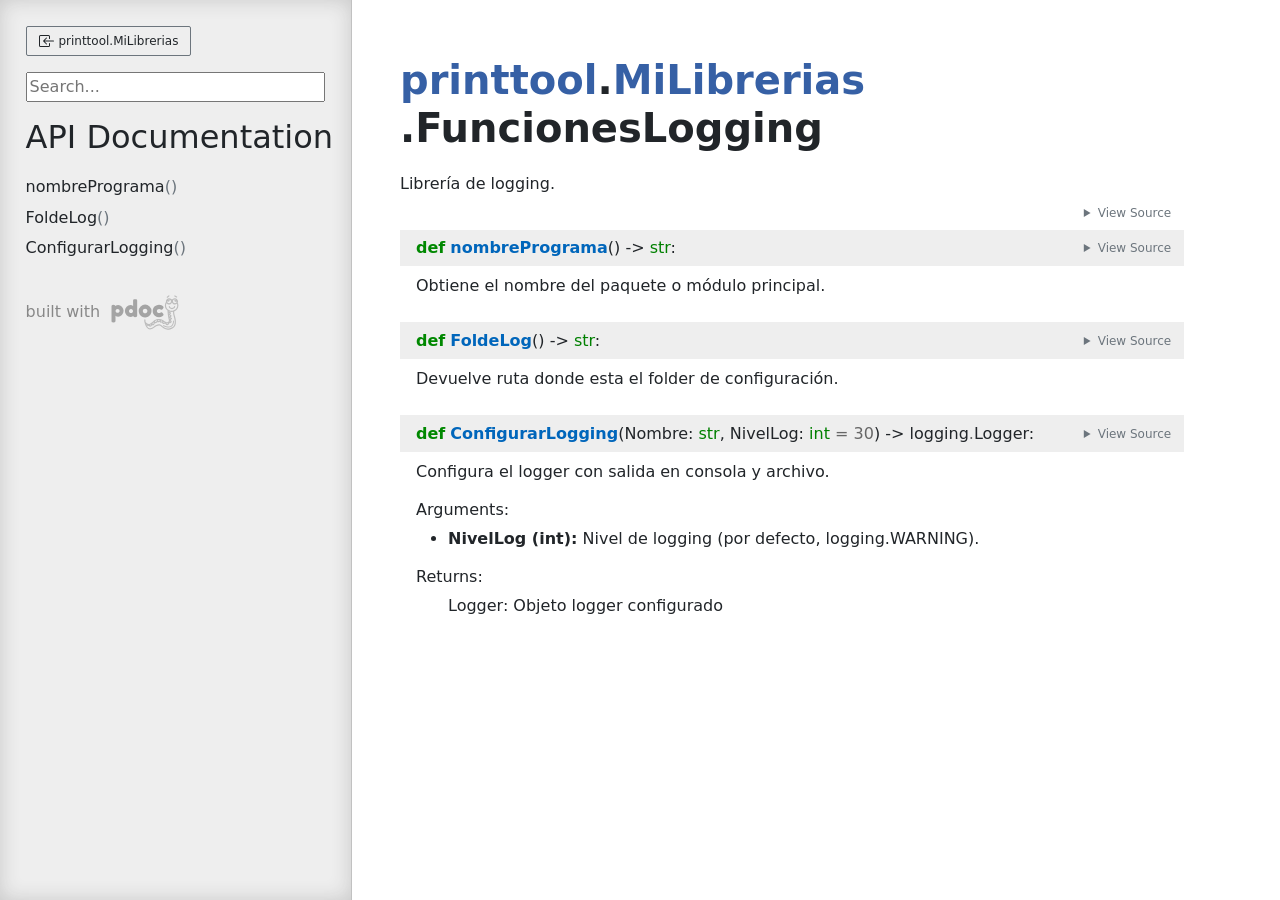
<file: docs/printtool/MiLibrerias/FuncionesLogging.html>
<!doctype html>
<html lang="en">
<head>
    <meta charset="utf-8">
    <meta name="viewport" content="width=device-width, initial-scale=1">
    <meta name="generator" content="pdoc 15.0.1"/>
    <title>printtool.MiLibrerias.FuncionesLogging API documentation</title>

    <style>/*! * Bootstrap Reboot v5.0.0 (https://getbootstrap.com/) * Copyright 2011-2021 The Bootstrap Authors * Copyright 2011-2021 Twitter, Inc. * Licensed under MIT (https://github.com/twbs/bootstrap/blob/main/LICENSE) * Forked from Normalize.css, licensed MIT (https://github.com/necolas/normalize.css/blob/master/LICENSE.md) */*,::after,::before{box-sizing:border-box}@media (prefers-reduced-motion:no-preference){:root{scroll-behavior:smooth}}body{margin:0;font-family:system-ui,-apple-system,"Segoe UI",Roboto,"Helvetica Neue",Arial,"Noto Sans","Liberation Sans",sans-serif,"Apple Color Emoji","Segoe UI Emoji","Segoe UI Symbol","Noto Color Emoji";font-size:1rem;font-weight:400;line-height:1.5;color:#212529;background-color:#fff;-webkit-text-size-adjust:100%;-webkit-tap-highlight-color:transparent}hr{margin:1rem 0;color:inherit;background-color:currentColor;border:0;opacity:.25}hr:not([size]){height:1px}h1,h2,h3,h4,h5,h6{margin-top:0;margin-bottom:.5rem;font-weight:500;line-height:1.2}h1{font-size:calc(1.375rem + 1.5vw)}@media (min-width:1200px){h1{font-size:2.5rem}}h2{font-size:calc(1.325rem + .9vw)}@media (min-width:1200px){h2{font-size:2rem}}h3{font-size:calc(1.3rem + .6vw)}@media (min-width:1200px){h3{font-size:1.75rem}}h4{font-size:calc(1.275rem + .3vw)}@media (min-width:1200px){h4{font-size:1.5rem}}h5{font-size:1.25rem}h6{font-size:1rem}p{margin-top:0;margin-bottom:1rem}abbr[data-bs-original-title],abbr[title]{-webkit-text-decoration:underline dotted;text-decoration:underline dotted;cursor:help;-webkit-text-decoration-skip-ink:none;text-decoration-skip-ink:none}address{margin-bottom:1rem;font-style:normal;line-height:inherit}ol,ul{padding-left:2rem}dl,ol,ul{margin-top:0;margin-bottom:1rem}ol ol,ol ul,ul ol,ul ul{margin-bottom:0}dt{font-weight:700}dd{margin-bottom:.5rem;margin-left:0}blockquote{margin:0 0 1rem}b,strong{font-weight:bolder}small{font-size:.875em}mark{padding:.2em;background-color:#fcf8e3}sub,sup{position:relative;font-size:.75em;line-height:0;vertical-align:baseline}sub{bottom:-.25em}sup{top:-.5em}a{color:#0d6efd;text-decoration:underline}a:hover{color:#0a58ca}a:not([href]):not([class]),a:not([href]):not([class]):hover{color:inherit;text-decoration:none}code,kbd,pre,samp{font-family:SFMono-Regular,Menlo,Monaco,Consolas,"Liberation Mono","Courier New",monospace;font-size:1em;direction:ltr;unicode-bidi:bidi-override}pre{display:block;margin-top:0;margin-bottom:1rem;overflow:auto;font-size:.875em}pre code{font-size:inherit;color:inherit;word-break:normal}code{font-size:.875em;color:#d63384;word-wrap:break-word}a>code{color:inherit}kbd{padding:.2rem .4rem;font-size:.875em;color:#fff;background-color:#212529;border-radius:.2rem}kbd kbd{padding:0;font-size:1em;font-weight:700}figure{margin:0 0 1rem}img,svg{vertical-align:middle}table{caption-side:bottom;border-collapse:collapse}caption{padding-top:.5rem;padding-bottom:.5rem;color:#6c757d;text-align:left}th{text-align:inherit;text-align:-webkit-match-parent}tbody,td,tfoot,th,thead,tr{border-color:inherit;border-style:solid;border-width:0}label{display:inline-block}button{border-radius:0}button:focus:not(:focus-visible){outline:0}button,input,optgroup,select,textarea{margin:0;font-family:inherit;font-size:inherit;line-height:inherit}button,select{text-transform:none}[role=button]{cursor:pointer}select{word-wrap:normal}select:disabled{opacity:1}[list]::-webkit-calendar-picker-indicator{display:none}[type=button],[type=reset],[type=submit],button{-webkit-appearance:button}[type=button]:not(:disabled),[type=reset]:not(:disabled),[type=submit]:not(:disabled),button:not(:disabled){cursor:pointer}::-moz-focus-inner{padding:0;border-style:none}textarea{resize:vertical}fieldset{min-width:0;padding:0;margin:0;border:0}legend{float:left;width:100%;padding:0;margin-bottom:.5rem;font-size:calc(1.275rem + .3vw);line-height:inherit}@media (min-width:1200px){legend{font-size:1.5rem}}legend+*{clear:left}::-webkit-datetime-edit-day-field,::-webkit-datetime-edit-fields-wrapper,::-webkit-datetime-edit-hour-field,::-webkit-datetime-edit-minute,::-webkit-datetime-edit-month-field,::-webkit-datetime-edit-text,::-webkit-datetime-edit-year-field{padding:0}::-webkit-inner-spin-button{height:auto}[type=search]{outline-offset:-2px;-webkit-appearance:textfield}::-webkit-search-decoration{-webkit-appearance:none}::-webkit-color-swatch-wrapper{padding:0}::file-selector-button{font:inherit}::-webkit-file-upload-button{font:inherit;-webkit-appearance:button}output{display:inline-block}iframe{border:0}summary{display:list-item;cursor:pointer}progress{vertical-align:baseline}[hidden]{display:none!important}</style>
    <style>/*! syntax-highlighting.css */pre{line-height:125%;}span.linenos{color:inherit; background-color:transparent; padding-left:5px; padding-right:20px;}.pdoc-code .hll{background-color:#ffffcc}.pdoc-code{background:#f8f8f8;}.pdoc-code .c{color:#3D7B7B; font-style:italic}.pdoc-code .err{border:1px solid #FF0000}.pdoc-code .k{color:#008000; font-weight:bold}.pdoc-code .o{color:#666666}.pdoc-code .ch{color:#3D7B7B; font-style:italic}.pdoc-code .cm{color:#3D7B7B; font-style:italic}.pdoc-code .cp{color:#9C6500}.pdoc-code .cpf{color:#3D7B7B; font-style:italic}.pdoc-code .c1{color:#3D7B7B; font-style:italic}.pdoc-code .cs{color:#3D7B7B; font-style:italic}.pdoc-code .gd{color:#A00000}.pdoc-code .ge{font-style:italic}.pdoc-code .gr{color:#E40000}.pdoc-code .gh{color:#000080; font-weight:bold}.pdoc-code .gi{color:#008400}.pdoc-code .go{color:#717171}.pdoc-code .gp{color:#000080; font-weight:bold}.pdoc-code .gs{font-weight:bold}.pdoc-code .gu{color:#800080; font-weight:bold}.pdoc-code .gt{color:#0044DD}.pdoc-code .kc{color:#008000; font-weight:bold}.pdoc-code .kd{color:#008000; font-weight:bold}.pdoc-code .kn{color:#008000; font-weight:bold}.pdoc-code .kp{color:#008000}.pdoc-code .kr{color:#008000; font-weight:bold}.pdoc-code .kt{color:#B00040}.pdoc-code .m{color:#666666}.pdoc-code .s{color:#BA2121}.pdoc-code .na{color:#687822}.pdoc-code .nb{color:#008000}.pdoc-code .nc{color:#0000FF; font-weight:bold}.pdoc-code .no{color:#880000}.pdoc-code .nd{color:#AA22FF}.pdoc-code .ni{color:#717171; font-weight:bold}.pdoc-code .ne{color:#CB3F38; font-weight:bold}.pdoc-code .nf{color:#0000FF}.pdoc-code .nl{color:#767600}.pdoc-code .nn{color:#0000FF; font-weight:bold}.pdoc-code .nt{color:#008000; font-weight:bold}.pdoc-code .nv{color:#19177C}.pdoc-code .ow{color:#AA22FF; font-weight:bold}.pdoc-code .w{color:#bbbbbb}.pdoc-code .mb{color:#666666}.pdoc-code .mf{color:#666666}.pdoc-code .mh{color:#666666}.pdoc-code .mi{color:#666666}.pdoc-code .mo{color:#666666}.pdoc-code .sa{color:#BA2121}.pdoc-code .sb{color:#BA2121}.pdoc-code .sc{color:#BA2121}.pdoc-code .dl{color:#BA2121}.pdoc-code .sd{color:#BA2121; font-style:italic}.pdoc-code .s2{color:#BA2121}.pdoc-code .se{color:#AA5D1F; font-weight:bold}.pdoc-code .sh{color:#BA2121}.pdoc-code .si{color:#A45A77; font-weight:bold}.pdoc-code .sx{color:#008000}.pdoc-code .sr{color:#A45A77}.pdoc-code .s1{color:#BA2121}.pdoc-code .ss{color:#19177C}.pdoc-code .bp{color:#008000}.pdoc-code .fm{color:#0000FF}.pdoc-code .vc{color:#19177C}.pdoc-code .vg{color:#19177C}.pdoc-code .vi{color:#19177C}.pdoc-code .vm{color:#19177C}.pdoc-code .il{color:#666666}</style>
    <style>/*! theme.css */:root{--pdoc-background:#fff;}.pdoc{--text:#212529;--muted:#6c757d;--link:#3660a5;--link-hover:#1659c5;--code:#f8f8f8;--active:#fff598;--accent:#eee;--accent2:#c1c1c1;--nav-hover:rgba(255, 255, 255, 0.5);--name:#0066BB;--def:#008800;--annotation:#007020;}</style>
    <style>/*! layout.css */html, body{width:100%;height:100%;}html, main{scroll-behavior:smooth;}body{background-color:var(--pdoc-background);}@media (max-width:769px){#navtoggle{cursor:pointer;position:absolute;width:50px;height:40px;top:1rem;right:1rem;border-color:var(--text);color:var(--text);display:flex;opacity:0.8;z-index:999;}#navtoggle:hover{opacity:1;}#togglestate + div{display:none;}#togglestate:checked + div{display:inherit;}main, header{padding:2rem 3vw;}header + main{margin-top:-3rem;}.git-button{display:none !important;}nav input[type="search"]{max-width:77%;}nav input[type="search"]:first-child{margin-top:-6px;}nav input[type="search"]:valid ~ *{display:none !important;}}@media (min-width:770px){:root{--sidebar-width:clamp(12.5rem, 28vw, 22rem);}nav{position:fixed;overflow:auto;height:100vh;width:var(--sidebar-width);}main, header{padding:3rem 2rem 3rem calc(var(--sidebar-width) + 3rem);width:calc(54rem + var(--sidebar-width));max-width:100%;}header + main{margin-top:-4rem;}#navtoggle{display:none;}}#togglestate{position:absolute;height:0;opacity:0;}nav.pdoc{--pad:clamp(0.5rem, 2vw, 1.75rem);--indent:1.5rem;background-color:var(--accent);border-right:1px solid var(--accent2);box-shadow:0 0 20px rgba(50, 50, 50, .2) inset;padding:0 0 0 var(--pad);overflow-wrap:anywhere;scrollbar-width:thin; scrollbar-color:var(--accent2) transparent; z-index:1}nav.pdoc::-webkit-scrollbar{width:.4rem; }nav.pdoc::-webkit-scrollbar-thumb{background-color:var(--accent2); }nav.pdoc > div{padding:var(--pad) 0;}nav.pdoc .module-list-button{display:inline-flex;align-items:center;color:var(--text);border-color:var(--muted);margin-bottom:1rem;}nav.pdoc .module-list-button:hover{border-color:var(--text);}nav.pdoc input[type=search]{display:block;outline-offset:0;width:calc(100% - var(--pad));}nav.pdoc .logo{max-width:calc(100% - var(--pad));max-height:35vh;display:block;margin:0 auto 1rem;transform:translate(calc(-.5 * var(--pad)), 0);}nav.pdoc ul{list-style:none;padding-left:0;}nav.pdoc > div > ul{margin-left:calc(0px - var(--pad));}nav.pdoc li a{padding:.2rem 0 .2rem calc(var(--pad) + var(--indent));}nav.pdoc > div > ul > li > a{padding-left:var(--pad);}nav.pdoc li{transition:all 100ms;}nav.pdoc li:hover{background-color:var(--nav-hover);}nav.pdoc a, nav.pdoc a:hover{color:var(--text);}nav.pdoc a{display:block;}nav.pdoc > h2:first-of-type{margin-top:1.5rem;}nav.pdoc .class:before{content:"class ";color:var(--muted);}nav.pdoc .function:after{content:"()";color:var(--muted);}nav.pdoc footer:before{content:"";display:block;width:calc(100% - var(--pad));border-top:solid var(--accent2) 1px;margin-top:1.5rem;padding-top:.5rem;}nav.pdoc footer{font-size:small;}</style>
    <style>/*! content.css */.pdoc{color:var(--text);box-sizing:border-box;line-height:1.5;background:none;}.pdoc .pdoc-button{cursor:pointer;display:inline-block;border:solid black 1px;border-radius:2px;font-size:.75rem;padding:calc(0.5em - 1px) 1em;transition:100ms all;}.pdoc .alert{padding:1rem 1rem 1rem calc(1.5rem + 24px);border:1px solid transparent;border-radius:.25rem;background-repeat:no-repeat;background-position:.75rem center;margin-bottom:1rem;}.pdoc .alert > em{display:none;}.pdoc .alert > *:last-child{margin-bottom:0;}.pdoc .alert.note {color:#084298;background-color:#cfe2ff;border-color:#b6d4fe;background-image:url("data:image/svg+xml,%3Csvg%20xmlns%3D%22http%3A//www.w3.org/2000/svg%22%20width%3D%2224%22%20height%3D%2224%22%20fill%3D%22%23084298%22%20viewBox%3D%220%200%2016%2016%22%3E%3Cpath%20d%3D%22M8%2016A8%208%200%201%200%208%200a8%208%200%200%200%200%2016zm.93-9.412-1%204.705c-.07.34.029.533.304.533.194%200%20.487-.07.686-.246l-.088.416c-.287.346-.92.598-1.465.598-.703%200-1.002-.422-.808-1.319l.738-3.468c.064-.293.006-.399-.287-.47l-.451-.081.082-.381%202.29-.287zM8%205.5a1%201%200%201%201%200-2%201%201%200%200%201%200%202z%22/%3E%3C/svg%3E");}.pdoc .alert.warning{color:#664d03;background-color:#fff3cd;border-color:#ffecb5;background-image:url("data:image/svg+xml,%3Csvg%20xmlns%3D%22http%3A//www.w3.org/2000/svg%22%20width%3D%2224%22%20height%3D%2224%22%20fill%3D%22%23664d03%22%20viewBox%3D%220%200%2016%2016%22%3E%3Cpath%20d%3D%22M8.982%201.566a1.13%201.13%200%200%200-1.96%200L.165%2013.233c-.457.778.091%201.767.98%201.767h13.713c.889%200%201.438-.99.98-1.767L8.982%201.566zM8%205c.535%200%20.954.462.9.995l-.35%203.507a.552.552%200%200%201-1.1%200L7.1%205.995A.905.905%200%200%201%208%205zm.002%206a1%201%200%201%201%200%202%201%201%200%200%201%200-2z%22/%3E%3C/svg%3E");}.pdoc .alert.danger{color:#842029;background-color:#f8d7da;border-color:#f5c2c7;background-image:url("data:image/svg+xml,%3Csvg%20xmlns%3D%22http%3A//www.w3.org/2000/svg%22%20width%3D%2224%22%20height%3D%2224%22%20fill%3D%22%23842029%22%20viewBox%3D%220%200%2016%2016%22%3E%3Cpath%20d%3D%22M5.52.359A.5.5%200%200%201%206%200h4a.5.5%200%200%201%20.474.658L8.694%206H12.5a.5.5%200%200%201%20.395.807l-7%209a.5.5%200%200%201-.873-.454L6.823%209.5H3.5a.5.5%200%200%201-.48-.641l2.5-8.5z%22/%3E%3C/svg%3E");}.pdoc .visually-hidden{position:absolute !important;width:1px !important;height:1px !important;padding:0 !important;margin:-1px !important;overflow:hidden !important;clip:rect(0, 0, 0, 0) !important;white-space:nowrap !important;border:0 !important;}.pdoc h1, .pdoc h2, .pdoc h3{font-weight:300;margin:.3em 0;padding:.2em 0;}.pdoc > section:not(.module-info) h1{font-size:1.5rem;font-weight:500;}.pdoc > section:not(.module-info) h2{font-size:1.4rem;font-weight:500;}.pdoc > section:not(.module-info) h3{font-size:1.3rem;font-weight:500;}.pdoc > section:not(.module-info) h4{font-size:1.2rem;}.pdoc > section:not(.module-info) h5{font-size:1.1rem;}.pdoc a{text-decoration:none;color:var(--link);}.pdoc a:hover{color:var(--link-hover);}.pdoc blockquote{margin-left:2rem;}.pdoc pre{border-top:1px solid var(--accent2);border-bottom:1px solid var(--accent2);margin-top:0;margin-bottom:1em;padding:.5rem 0 .5rem .5rem;overflow-x:auto;background-color:var(--code);}.pdoc code{color:var(--text);padding:.2em .4em;margin:0;font-size:85%;background-color:var(--accent);border-radius:6px;}.pdoc a > code{color:inherit;}.pdoc pre > code{display:inline-block;font-size:inherit;background:none;border:none;padding:0;}.pdoc > section:not(.module-info){margin-bottom:1.5rem;}.pdoc .modulename{margin-top:0;font-weight:bold;}.pdoc .modulename a{color:var(--link);transition:100ms all;}.pdoc .git-button{float:right;border:solid var(--link) 1px;}.pdoc .git-button:hover{background-color:var(--link);color:var(--pdoc-background);}.view-source-toggle-state,.view-source-toggle-state ~ .pdoc-code{display:none;}.view-source-toggle-state:checked ~ .pdoc-code{display:block;}.view-source-button{display:inline-block;float:right;font-size:.75rem;line-height:1.5rem;color:var(--muted);padding:0 .4rem 0 1.3rem;cursor:pointer;text-indent:-2px;}.view-source-button > span{visibility:hidden;}.module-info .view-source-button{float:none;display:flex;justify-content:flex-end;margin:-1.2rem .4rem -.2rem 0;}.view-source-button::before{position:absolute;content:"View Source";display:list-item;list-style-type:disclosure-closed;}.view-source-toggle-state:checked ~ .attr .view-source-button::before,.view-source-toggle-state:checked ~ .view-source-button::before{list-style-type:disclosure-open;}.pdoc .docstring{margin-bottom:1.5rem;}.pdoc section:not(.module-info) .docstring{margin-left:clamp(0rem, 5vw - 2rem, 1rem);}.pdoc .docstring .pdoc-code{margin-left:1em;margin-right:1em;}.pdoc h1:target,.pdoc h2:target,.pdoc h3:target,.pdoc h4:target,.pdoc h5:target,.pdoc h6:target,.pdoc .pdoc-code > pre > span:target{background-color:var(--active);box-shadow:-1rem 0 0 0 var(--active);}.pdoc .pdoc-code > pre > span:target{display:block;}.pdoc div:target > .attr,.pdoc section:target > .attr,.pdoc dd:target > a{background-color:var(--active);}.pdoc *{scroll-margin:2rem;}.pdoc .pdoc-code .linenos{user-select:none;}.pdoc .attr:hover{filter:contrast(0.95);}.pdoc section, .pdoc .classattr{position:relative;}.pdoc .headerlink{--width:clamp(1rem, 3vw, 2rem);position:absolute;top:0;left:calc(0rem - var(--width));transition:all 100ms ease-in-out;opacity:0;}.pdoc .headerlink::before{content:"#";display:block;text-align:center;width:var(--width);height:2.3rem;line-height:2.3rem;font-size:1.5rem;}.pdoc .attr:hover ~ .headerlink,.pdoc *:target > .headerlink,.pdoc .headerlink:hover{opacity:1;}.pdoc .attr{display:block;margin:.5rem 0 .5rem;padding:.4rem .4rem .4rem 1rem;background-color:var(--accent);overflow-x:auto;}.pdoc .classattr{margin-left:2rem;}.pdoc .decorator-deprecated{color:#842029;}.pdoc .decorator-deprecated ~ span{filter:grayscale(1) opacity(0.8);}.pdoc .name{color:var(--name);font-weight:bold;}.pdoc .def{color:var(--def);font-weight:bold;}.pdoc .signature{background-color:transparent;}.pdoc .param, .pdoc .return-annotation{white-space:pre;}.pdoc .signature.multiline .param{display:block;}.pdoc .signature.condensed .param{display:inline-block;}.pdoc .annotation{color:var(--annotation);}.pdoc .view-value-toggle-state,.pdoc .view-value-toggle-state ~ .default_value{display:none;}.pdoc .view-value-toggle-state:checked ~ .default_value{display:inherit;}.pdoc .view-value-button{font-size:.5rem;vertical-align:middle;border-style:dashed;margin-top:-0.1rem;}.pdoc .view-value-button:hover{background:white;}.pdoc .view-value-button::before{content:"show";text-align:center;width:2.2em;display:inline-block;}.pdoc .view-value-toggle-state:checked ~ .view-value-button::before{content:"hide";}.pdoc .inherited{margin-left:2rem;}.pdoc .inherited dt{font-weight:700;}.pdoc .inherited dt, .pdoc .inherited dd{display:inline;margin-left:0;margin-bottom:.5rem;}.pdoc .inherited dd:not(:last-child):after{content:", ";}.pdoc .inherited .class:before{content:"class ";}.pdoc .inherited .function a:after{content:"()";}.pdoc .search-result .docstring{overflow:auto;max-height:25vh;}.pdoc .search-result.focused > .attr{background-color:var(--active);}.pdoc .attribution{margin-top:2rem;display:block;opacity:0.5;transition:all 200ms;filter:grayscale(100%);}.pdoc .attribution:hover{opacity:1;filter:grayscale(0%);}.pdoc .attribution img{margin-left:5px;height:35px;vertical-align:middle;width:70px;transition:all 200ms;}.pdoc table{display:block;width:max-content;max-width:100%;overflow:auto;margin-bottom:1rem;}.pdoc table th{font-weight:600;}.pdoc table th, .pdoc table td{padding:6px 13px;border:1px solid var(--accent2);}</style>
    <style>/*! custom.css */</style></head>
<body>
    <nav class="pdoc">
        <label id="navtoggle" for="togglestate" class="pdoc-button"><svg xmlns='http://www.w3.org/2000/svg' viewBox='0 0 30 30'><path stroke-linecap='round' stroke="currentColor" stroke-miterlimit='10' stroke-width='2' d='M4 7h22M4 15h22M4 23h22'/></svg></label>
        <input id="togglestate" type="checkbox" aria-hidden="true" tabindex="-1">
        <div>            <a class="pdoc-button module-list-button" href="../MiLibrerias.html">
<svg xmlns="http://www.w3.org/2000/svg" width="16" height="16" fill="currentColor" class="bi bi-box-arrow-in-left" viewBox="0 0 16 16">
  <path fill-rule="evenodd" d="M10 3.5a.5.5 0 0 0-.5-.5h-8a.5.5 0 0 0-.5.5v9a.5.5 0 0 0 .5.5h8a.5.5 0 0 0 .5-.5v-2a.5.5 0 0 1 1 0v2A1.5 1.5 0 0 1 9.5 14h-8A1.5 1.5 0 0 1 0 12.5v-9A1.5 1.5 0 0 1 1.5 2h8A1.5 1.5 0 0 1 11 3.5v2a.5.5 0 0 1-1 0v-2z"/>
  <path fill-rule="evenodd" d="M4.146 8.354a.5.5 0 0 1 0-.708l3-3a.5.5 0 1 1 .708.708L5.707 7.5H14.5a.5.5 0 0 1 0 1H5.707l2.147 2.146a.5.5 0 0 1-.708.708l-3-3z"/>
</svg>                &nbsp;printtool.MiLibrerias</a>


            <input type="search" placeholder="Search..." role="searchbox" aria-label="search"
                   pattern=".+" required>



            <h2>API Documentation</h2>
                <ul class="memberlist">
            <li>
                    <a class="function" href="#nombrePrograma">nombrePrograma</a>
            </li>
            <li>
                    <a class="function" href="#FoldeLog">FoldeLog</a>
            </li>
            <li>
                    <a class="function" href="#ConfigurarLogging">ConfigurarLogging</a>
            </li>
    </ul>



        <a class="attribution" title="pdoc: Python API documentation generator" href="https://pdoc.dev" target="_blank">
            built with <span class="visually-hidden">pdoc</span><img
                alt="pdoc logo"
                src="data:image/svg+xml,%3Csvg%20xmlns%3D%22http%3A//www.w3.org/2000/svg%22%20role%3D%22img%22%20aria-label%3D%22pdoc%20logo%22%20width%3D%22300%22%20height%3D%22150%22%20viewBox%3D%22-1%200%2060%2030%22%3E%3Ctitle%3Epdoc%3C/title%3E%3Cpath%20d%3D%22M29.621%2021.293c-.011-.273-.214-.475-.511-.481a.5.5%200%200%200-.489.503l-.044%201.393c-.097.551-.695%201.215-1.566%201.704-.577.428-1.306.486-2.193.182-1.426-.617-2.467-1.654-3.304-2.487l-.173-.172a3.43%203.43%200%200%200-.365-.306.49.49%200%200%200-.286-.196c-1.718-1.06-4.931-1.47-7.353.191l-.219.15c-1.707%201.187-3.413%202.131-4.328%201.03-.02-.027-.49-.685-.141-1.763.233-.721.546-2.408.772-4.076.042-.09.067-.187.046-.288.166-1.347.277-2.625.241-3.351%201.378-1.008%202.271-2.586%202.271-4.362%200-.976-.272-1.935-.788-2.774-.057-.094-.122-.18-.184-.268.033-.167.052-.339.052-.516%200-1.477-1.202-2.679-2.679-2.679-.791%200-1.496.352-1.987.9a6.3%206.3%200%200%200-1.001.029c-.492-.564-1.207-.929-2.012-.929-1.477%200-2.679%201.202-2.679%202.679A2.65%202.65%200%200%200%20.97%206.554c-.383.747-.595%201.572-.595%202.41%200%202.311%201.507%204.29%203.635%205.107-.037.699-.147%202.27-.423%203.294l-.137.461c-.622%202.042-2.515%208.257%201.727%2010.643%201.614.908%203.06%201.248%204.317%201.248%202.665%200%204.492-1.524%205.322-2.401%201.476-1.559%202.886-1.854%206.491.82%201.877%201.393%203.514%201.753%204.861%201.068%202.223-1.713%202.811-3.867%203.399-6.374.077-.846.056-1.469.054-1.537zm-4.835%204.313c-.054.305-.156.586-.242.629-.034-.007-.131-.022-.307-.157-.145-.111-.314-.478-.456-.908.221.121.432.25.675.355.115.039.219.051.33.081zm-2.251-1.238c-.05.33-.158.648-.252.694-.022.001-.125-.018-.307-.157-.217-.166-.488-.906-.639-1.573.358.344.754.693%201.198%201.036zm-3.887-2.337c-.006-.116-.018-.231-.041-.342.635.145%201.189.368%201.599.625.097.231.166.481.174.642-.03.049-.055.101-.067.158-.046.013-.128.026-.298.004-.278-.037-.901-.57-1.367-1.087zm-1.127-.497c.116.306.176.625.12.71-.019.014-.117.045-.345.016-.206-.027-.604-.332-.986-.695.41-.051.816-.056%201.211-.031zm-4.535%201.535c.209.22.379.47.358.598-.006.041-.088.138-.351.234-.144.055-.539-.063-.979-.259a11.66%2011.66%200%200%200%20.972-.573zm.983-.664c.359-.237.738-.418%201.126-.554.25.237.479.548.457.694-.006.042-.087.138-.351.235-.174.064-.694-.105-1.232-.375zm-3.381%201.794c-.022.145-.061.29-.149.401-.133.166-.358.248-.69.251h-.002c-.133%200-.306-.26-.45-.621.417.091.854.07%201.291-.031zm-2.066-8.077a4.78%204.78%200%200%201-.775-.584c.172-.115.505-.254.88-.378l-.105.962zm-.331%202.302a10.32%2010.32%200%200%201-.828-.502c.202-.143.576-.328.984-.49l-.156.992zm-.45%202.157l-.701-.403c.214-.115.536-.249.891-.376a11.57%2011.57%200%200%201-.19.779zm-.181%201.716c.064.398.194.702.298.893-.194-.051-.435-.162-.736-.398.061-.119.224-.3.438-.495zM8.87%204.141c0%20.152-.123.276-.276.276s-.275-.124-.275-.276.123-.276.276-.276.275.124.275.276zm-.735-.389a1.15%201.15%200%200%200-.314.783%201.16%201.16%200%200%200%201.162%201.162c.457%200%20.842-.27%201.032-.653.026.117.042.238.042.362a1.68%201.68%200%200%201-1.679%201.679%201.68%201.68%200%200%201-1.679-1.679c0-.843.626-1.535%201.436-1.654zM5.059%205.406A1.68%201.68%200%200%201%203.38%207.085a1.68%201.68%200%200%201-1.679-1.679c0-.037.009-.072.011-.109.21.3.541.508.935.508a1.16%201.16%200%200%200%201.162-1.162%201.14%201.14%200%200%200-.474-.912c.015%200%20.03-.005.045-.005.926.001%201.679.754%201.679%201.68zM3.198%204.141c0%20.152-.123.276-.276.276s-.275-.124-.275-.276.123-.276.276-.276.275.124.275.276zM1.375%208.964c0-.52.103-1.035.288-1.52.466.394%201.06.64%201.717.64%201.144%200%202.116-.725%202.499-1.738.383%201.012%201.355%201.738%202.499%201.738.867%200%201.631-.421%202.121-1.062.307.605.478%201.267.478%201.942%200%202.486-2.153%204.51-4.801%204.51s-4.801-2.023-4.801-4.51zm24.342%2019.349c-.985.498-2.267.168-3.813-.979-3.073-2.281-5.453-3.199-7.813-.705-1.315%201.391-4.163%203.365-8.423.97-3.174-1.786-2.239-6.266-1.261-9.479l.146-.492c.276-1.02.395-2.457.444-3.268a6.11%206.11%200%200%200%201.18.115%206.01%206.01%200%200%200%202.536-.562l-.006.175c-.802.215-1.848.612-2.021%201.25-.079.295.021.601.274.837.219.203.415.364.598.501-.667.304-1.243.698-1.311%201.179-.02.144-.022.507.393.787.213.144.395.26.564.365-1.285.521-1.361.96-1.381%201.126-.018.142-.011.496.427.746l.854.489c-.473.389-.971.914-.999%201.429-.018.278.095.532.316.713.675.556%201.231.721%201.653.721.059%200%20.104-.014.158-.02.207.707.641%201.64%201.513%201.64h.013c.8-.008%201.236-.345%201.462-.626.173-.216.268-.457.325-.692.424.195.93.374%201.372.374.151%200%20.294-.021.423-.068.732-.27.944-.704.993-1.021.009-.061.003-.119.002-.179.266.086.538.147.789.147.15%200%20.294-.021.423-.069.542-.2.797-.489.914-.754.237.147.478.258.704.288.106.014.205.021.296.021.356%200%20.595-.101.767-.229.438.435%201.094.992%201.656%201.067.106.014.205.021.296.021a1.56%201.56%200%200%200%20.323-.035c.17.575.453%201.289.866%201.605.358.273.665.362.914.362a.99.99%200%200%200%20.421-.093%201.03%201.03%200%200%200%20.245-.164c.168.428.39.846.68%201.068.358.273.665.362.913.362a.99.99%200%200%200%20.421-.093c.317-.148.512-.448.639-.762.251.157.495.257.726.257.127%200%20.25-.024.37-.071.427-.17.706-.617.841-1.314.022-.015.047-.022.068-.038.067-.051.133-.104.196-.159-.443%201.486-1.107%202.761-2.086%203.257zM8.66%209.925a.5.5%200%201%200-1%200c0%20.653-.818%201.205-1.787%201.205s-1.787-.552-1.787-1.205a.5.5%200%201%200-1%200c0%201.216%201.25%202.205%202.787%202.205s2.787-.989%202.787-2.205zm4.4%2015.965l-.208.097c-2.661%201.258-4.708%201.436-6.086.527-1.542-1.017-1.88-3.19-1.844-4.198a.4.4%200%200%200-.385-.414c-.242-.029-.406.164-.414.385-.046%201.249.367%203.686%202.202%204.896.708.467%201.547.7%202.51.7%201.248%200%202.706-.392%204.362-1.174l.185-.086a.4.4%200%200%200%20.205-.527c-.089-.204-.326-.291-.527-.206zM9.547%202.292c.093.077.205.114.317.114a.5.5%200%200%200%20.318-.886L8.817.397a.5.5%200%200%200-.703.068.5.5%200%200%200%20.069.703l1.364%201.124zm-7.661-.065c.086%200%20.173-.022.253-.068l1.523-.893a.5.5%200%200%200-.506-.863l-1.523.892a.5.5%200%200%200-.179.685c.094.158.261.247.432.247z%22%20transform%3D%22matrix%28-1%200%200%201%2058%200%29%22%20fill%3D%22%233bb300%22/%3E%3Cpath%20d%3D%22M.3%2021.86V10.18q0-.46.02-.68.04-.22.18-.5.28-.54%201.34-.54%201.06%200%201.42.28.38.26.44.78.76-1.04%202.38-1.04%201.64%200%203.1%201.54%201.46%201.54%201.46%203.58%200%202.04-1.46%203.58-1.44%201.54-3.08%201.54-1.64%200-2.38-.92v4.04q0%20.46-.04.68-.02.22-.18.5-.14.3-.5.42-.36.12-.98.12-.62%200-1-.12-.36-.12-.52-.4-.14-.28-.18-.5-.02-.22-.02-.68zm3.96-9.42q-.46.54-.46%201.18%200%20.64.46%201.18.48.52%201.2.52.74%200%201.24-.52.52-.52.52-1.18%200-.66-.48-1.18-.48-.54-1.26-.54-.76%200-1.22.54zm14.741-8.36q.16-.3.54-.42.38-.12%201-.12.64%200%201.02.12.38.12.52.42.16.3.18.54.04.22.04.68v11.94q0%20.46-.04.7-.02.22-.18.5-.3.54-1.7.54-1.38%200-1.54-.98-.84.96-2.34.96-1.8%200-3.28-1.56-1.48-1.58-1.48-3.66%200-2.1%201.48-3.68%201.5-1.58%203.28-1.58%201.48%200%202.3%201v-4.2q0-.46.02-.68.04-.24.18-.52zm-3.24%2010.86q.52.54%201.26.54.74%200%201.22-.54.5-.54.5-1.18%200-.66-.48-1.22-.46-.56-1.26-.56-.8%200-1.28.56-.48.54-.48%201.2%200%20.66.52%201.2zm7.833-1.2q0-2.4%201.68-3.96%201.68-1.56%203.84-1.56%202.16%200%203.82%201.56%201.66%201.54%201.66%203.94%200%201.66-.86%202.96-.86%201.28-2.1%201.9-1.22.6-2.54.6-1.32%200-2.56-.64-1.24-.66-2.1-1.92-.84-1.28-.84-2.88zm4.18%201.44q.64.48%201.3.48.66%200%201.32-.5.66-.5.66-1.48%200-.98-.62-1.46-.62-.48-1.34-.48-.72%200-1.34.5-.62.5-.62%201.48%200%20.96.64%201.46zm11.412-1.44q0%20.84.56%201.32.56.46%201.18.46.64%200%201.18-.36.56-.38.9-.38.6%200%201.46%201.06.46.58.46%201.04%200%20.76-1.1%201.42-1.14.8-2.8.8-1.86%200-3.58-1.34-.82-.64-1.34-1.7-.52-1.08-.52-2.36%200-1.3.52-2.34.52-1.06%201.34-1.7%201.66-1.32%203.54-1.32.76%200%201.48.22.72.2%201.06.4l.32.2q.36.24.56.38.52.4.52.92%200%20.5-.42%201.14-.72%201.1-1.38%201.1-.38%200-1.08-.44-.36-.34-1.04-.34-.66%200-1.24.48-.58.48-.58%201.34z%22%20fill%3D%22green%22/%3E%3C/svg%3E"/>
        </a>
</div>
    </nav>
    <main class="pdoc">
            <section class="module-info">
                    <h1 class="modulename">
<a href="./../../printtool.html">printtool</a><wbr>.<a href="./../MiLibrerias.html">MiLibrerias</a><wbr>.FuncionesLogging    </h1>

                        <div class="docstring"><p>Librería de logging.</p>
</div>

                        <input id="mod-FuncionesLogging-view-source" class="view-source-toggle-state" type="checkbox" aria-hidden="true" tabindex="-1">

                        <label class="view-source-button" for="mod-FuncionesLogging-view-source"><span>View Source</span></label>

                        <div class="pdoc-code codehilite"><pre><span></span><span id="L-1"><a href="#L-1"><span class="linenos"> 1</span></a><span class="sd">&quot;&quot;&quot;Librería de logging.&quot;&quot;&quot;</span>
</span><span id="L-2"><a href="#L-2"><span class="linenos"> 2</span></a>
</span><span id="L-3"><a href="#L-3"><span class="linenos"> 3</span></a><span class="kn">import</span><span class="w"> </span><span class="nn">logging</span>
</span><span id="L-4"><a href="#L-4"><span class="linenos"> 4</span></a><span class="kn">import</span><span class="w"> </span><span class="nn">os</span>
</span><span id="L-5"><a href="#L-5"><span class="linenos"> 5</span></a><span class="kn">import</span><span class="w"> </span><span class="nn">sys</span>
</span><span id="L-6"><a href="#L-6"><span class="linenos"> 6</span></a><span class="kn">from</span><span class="w"> </span><span class="nn">datetime</span><span class="w"> </span><span class="kn">import</span> <span class="n">datetime</span>
</span><span id="L-7"><a href="#L-7"><span class="linenos"> 7</span></a><span class="kn">from</span><span class="w"> </span><span class="nn">pathlib</span><span class="w"> </span><span class="kn">import</span> <span class="n">Path</span>
</span><span id="L-8"><a href="#L-8"><span class="linenos"> 8</span></a><span class="kn">from</span><span class="w"> </span><span class="nn">logging</span><span class="w"> </span><span class="kn">import</span> <span class="n">Logger</span>
</span><span id="L-9"><a href="#L-9"><span class="linenos"> 9</span></a>
</span><span id="L-10"><a href="#L-10"><span class="linenos">10</span></a><span class="kn">import</span><span class="w"> </span><span class="nn">colorlog</span>
</span><span id="L-11"><a href="#L-11"><span class="linenos">11</span></a><span class="kn">import</span><span class="w"> </span><span class="nn">inspect</span>
</span><span id="L-12"><a href="#L-12"><span class="linenos">12</span></a>
</span><span id="L-13"><a href="#L-13"><span class="linenos">13</span></a>
</span><span id="L-14"><a href="#L-14"><span class="linenos">14</span></a><span class="k">def</span><span class="w"> </span><span class="nf">nombrePrograma</span><span class="p">()</span> <span class="o">-&gt;</span> <span class="nb">str</span><span class="p">:</span>
</span><span id="L-15"><a href="#L-15"><span class="linenos">15</span></a><span class="w">    </span><span class="sd">&quot;&quot;&quot;Obtiene el nombre del paquete o módulo principal.&quot;&quot;&quot;</span>
</span><span id="L-16"><a href="#L-16"><span class="linenos">16</span></a>
</span><span id="L-17"><a href="#L-17"><span class="linenos">17</span></a>    <span class="n">frame</span> <span class="o">=</span> <span class="n">inspect</span><span class="o">.</span><span class="n">currentframe</span><span class="p">()</span>
</span><span id="L-18"><a href="#L-18"><span class="linenos">18</span></a>    <span class="n">module</span> <span class="o">=</span> <span class="n">inspect</span><span class="o">.</span><span class="n">getmodule</span><span class="p">(</span><span class="n">frame</span><span class="o">.</span><span class="n">f_back</span><span class="p">)</span>
</span><span id="L-19"><a href="#L-19"><span class="linenos">19</span></a>    <span class="k">if</span> <span class="n">module</span> <span class="ow">and</span> <span class="n">module</span><span class="o">.</span><span class="n">__package__</span><span class="p">:</span>
</span><span id="L-20"><a href="#L-20"><span class="linenos">20</span></a>        <span class="k">return</span> <span class="n">module</span><span class="o">.</span><span class="n">__package__</span><span class="o">.</span><span class="n">split</span><span class="p">(</span><span class="s2">&quot;.&quot;</span><span class="p">)[</span><span class="mi">0</span><span class="p">]</span><span class="o">.</span><span class="n">lower</span><span class="p">()</span>
</span><span id="L-21"><a href="#L-21"><span class="linenos">21</span></a>    <span class="k">elif</span> <span class="n">module</span><span class="p">:</span>
</span><span id="L-22"><a href="#L-22"><span class="linenos">22</span></a>        <span class="k">return</span> <span class="n">module</span><span class="o">.</span><span class="vm">__name__</span><span class="o">.</span><span class="n">split</span><span class="p">(</span><span class="s2">&quot;.&quot;</span><span class="p">)[</span><span class="mi">0</span><span class="p">]</span><span class="o">.</span><span class="n">lower</span><span class="p">()</span>
</span><span id="L-23"><a href="#L-23"><span class="linenos">23</span></a>    <span class="k">return</span> <span class="s2">&quot;unknown&quot;</span>
</span><span id="L-24"><a href="#L-24"><span class="linenos">24</span></a>
</span><span id="L-25"><a href="#L-25"><span class="linenos">25</span></a>
</span><span id="L-26"><a href="#L-26"><span class="linenos">26</span></a><span class="k">def</span><span class="w"> </span><span class="nf">FoldeLog</span><span class="p">()</span> <span class="o">-&gt;</span> <span class="nb">str</span><span class="p">:</span>
</span><span id="L-27"><a href="#L-27"><span class="linenos">27</span></a><span class="w">    </span><span class="sd">&quot;&quot;&quot;Devuelve ruta donde esta el folder de configuración.&quot;&quot;&quot;</span>
</span><span id="L-28"><a href="#L-28"><span class="linenos">28</span></a>    <span class="n">Programa</span> <span class="o">=</span> <span class="n">nombrePrograma</span><span class="p">()</span>
</span><span id="L-29"><a href="#L-29"><span class="linenos">29</span></a>
</span><span id="L-30"><a href="#L-30"><span class="linenos">30</span></a>    <span class="n">Folder</span> <span class="o">=</span> <span class="n">os</span><span class="o">.</span><span class="n">path</span><span class="o">.</span><span class="n">join</span><span class="p">(</span><span class="s2">&quot;.config&quot;</span><span class="p">,</span> <span class="n">Programa</span><span class="p">)</span>
</span><span id="L-31"><a href="#L-31"><span class="linenos">31</span></a>    <span class="n">Folder</span> <span class="o">=</span> <span class="n">os</span><span class="o">.</span><span class="n">path</span><span class="o">.</span><span class="n">join</span><span class="p">(</span><span class="n">Path</span><span class="o">.</span><span class="n">home</span><span class="p">(),</span> <span class="n">Folder</span><span class="p">)</span>
</span><span id="L-32"><a href="#L-32"><span class="linenos">32</span></a>    <span class="n">Folder</span> <span class="o">=</span> <span class="n">os</span><span class="o">.</span><span class="n">path</span><span class="o">.</span><span class="n">join</span><span class="p">(</span><span class="n">Folder</span><span class="p">,</span> <span class="s2">&quot;logs&quot;</span><span class="p">)</span>
</span><span id="L-33"><a href="#L-33"><span class="linenos">33</span></a>
</span><span id="L-34"><a href="#L-34"><span class="linenos">34</span></a>    <span class="k">return</span> <span class="n">Folder</span>
</span><span id="L-35"><a href="#L-35"><span class="linenos">35</span></a>
</span><span id="L-36"><a href="#L-36"><span class="linenos">36</span></a>
</span><span id="L-37"><a href="#L-37"><span class="linenos">37</span></a><span class="k">def</span><span class="w"> </span><span class="nf">ConfigurarLogging</span><span class="p">(</span>
</span><span id="L-38"><a href="#L-38"><span class="linenos">38</span></a>    <span class="n">Nombre</span><span class="p">:</span> <span class="nb">str</span><span class="p">,</span>
</span><span id="L-39"><a href="#L-39"><span class="linenos">39</span></a>    <span class="n">NivelLog</span><span class="p">:</span> <span class="nb">int</span> <span class="o">=</span> <span class="n">logging</span><span class="o">.</span><span class="n">WARNING</span>
</span><span id="L-40"><a href="#L-40"><span class="linenos">40</span></a>    <span class="p">)</span> <span class="o">-&gt;</span> <span class="n">Logger</span><span class="p">:</span>
</span><span id="L-41"><a href="#L-41"><span class="linenos">41</span></a><span class="w">    </span><span class="sd">&quot;&quot;&quot;Configura el logger con salida en consola y archivo.</span>
</span><span id="L-42"><a href="#L-42"><span class="linenos">42</span></a>
</span><span id="L-43"><a href="#L-43"><span class="linenos">43</span></a><span class="sd">    Args:</span>
</span><span id="L-44"><a href="#L-44"><span class="linenos">44</span></a><span class="sd">        NivelLog (int): Nivel de logging (por defecto, logging.WARNING).</span>
</span><span id="L-45"><a href="#L-45"><span class="linenos">45</span></a>
</span><span id="L-46"><a href="#L-46"><span class="linenos">46</span></a><span class="sd">    Returns:</span>
</span><span id="L-47"><a href="#L-47"><span class="linenos">47</span></a><span class="sd">        Logger: Objeto logger configurado</span>
</span><span id="L-48"><a href="#L-48"><span class="linenos">48</span></a>
</span><span id="L-49"><a href="#L-49"><span class="linenos">49</span></a><span class="sd">    &quot;&quot;&quot;</span>
</span><span id="L-50"><a href="#L-50"><span class="linenos">50</span></a>
</span><span id="L-51"><a href="#L-51"><span class="linenos">51</span></a>    <span class="k">if</span> <span class="s2">&quot;--depuracion&quot;</span> <span class="ow">in</span> <span class="n">sys</span><span class="o">.</span><span class="n">argv</span><span class="p">:</span>
</span><span id="L-52"><a href="#L-52"><span class="linenos">52</span></a>        <span class="n">NivelLog</span> <span class="o">=</span> <span class="n">logging</span><span class="o">.</span><span class="n">DEBUG</span>
</span><span id="L-53"><a href="#L-53"><span class="linenos">53</span></a>    
</span><span id="L-54"><a href="#L-54"><span class="linenos">54</span></a>    <span class="c1"># Atributos de logger https://docs.python.org/3/library/logging.html#logrecord-attributes</span>
</span><span id="L-55"><a href="#L-55"><span class="linenos">55</span></a>    <span class="n">FormatoMensaje</span><span class="p">:</span> <span class="nb">str</span> <span class="o">=</span> <span class="s2">&quot;</span><span class="si">%(asctime)s</span><span class="s2"> </span><span class="si">%(process)d</span><span class="s2"> </span><span class="si">%(processName)s</span><span class="s2"> </span><span class="si">%(log_color)s%(module)s</span><span class="s2">-</span><span class="si">%(funcName)s</span><span class="s2">[</span><span class="si">%(levelname)s</span><span class="s2">]</span><span class="si">%(reset)s</span><span class="s2">: </span><span class="si">%(message)s</span><span class="s2">&quot;</span>
</span><span id="L-56"><a href="#L-56"><span class="linenos">56</span></a>    
</span><span id="L-57"><a href="#L-57"><span class="linenos">57</span></a>    <span class="n">FormatoMensaje</span><span class="p">:</span> <span class="nb">str</span> <span class="o">=</span> <span class="s2">&quot;</span><span class="si">%(asctime)s</span><span class="s2"> </span><span class="si">%(process)d</span><span class="s2"> </span><span class="si">%(processName)s</span><span class="s2"> </span><span class="si">%(log_color)s%(module)s</span><span class="s2">-</span><span class="si">%(funcName)s</span><span class="s2">[</span><span class="si">%(levelname)s</span><span class="s2">]</span><span class="si">%(reset)s</span><span class="s2">: </span><span class="si">%(message)s</span><span class="s2">&quot;</span>
</span><span id="L-58"><a href="#L-58"><span class="linenos">58</span></a>    <span class="n">FormatoTiempo</span><span class="p">:</span> <span class="nb">str</span> <span class="o">=</span> <span class="s2">&quot;%I:%M:%S %p&quot;</span>
</span><span id="L-59"><a href="#L-59"><span class="linenos">59</span></a>    
</span><span id="L-60"><a href="#L-60"><span class="linenos">60</span></a>    <span class="n">NombrePrograma</span> <span class="o">=</span> <span class="n">nombrePrograma</span><span class="p">()</span>
</span><span id="L-61"><a href="#L-61"><span class="linenos">61</span></a>
</span><span id="L-62"><a href="#L-62"><span class="linenos">62</span></a>    <span class="n">logger</span> <span class="o">=</span> <span class="n">colorlog</span><span class="o">.</span><span class="n">getLogger</span><span class="p">(</span><span class="n">Nombre</span><span class="p">)</span>
</span><span id="L-63"><a href="#L-63"><span class="linenos">63</span></a>    <span class="n">logger</span><span class="o">.</span><span class="n">setLevel</span><span class="p">(</span><span class="n">NivelLog</span><span class="p">)</span>
</span><span id="L-64"><a href="#L-64"><span class="linenos">64</span></a>    
</span><span id="L-65"><a href="#L-65"><span class="linenos">65</span></a>
</span><span id="L-66"><a href="#L-66"><span class="linenos">66</span></a>    <span class="n">loggerColor</span> <span class="o">=</span> <span class="n">colorlog</span><span class="o">.</span><span class="n">StreamHandler</span><span class="p">()</span>
</span><span id="L-67"><a href="#L-67"><span class="linenos">67</span></a>    <span class="n">loggerColor</span><span class="o">.</span><span class="n">setFormatter</span><span class="p">(</span><span class="n">colorlog</span><span class="o">.</span><span class="n">ColoredFormatter</span><span class="p">(</span>
</span><span id="L-68"><a href="#L-68"><span class="linenos">68</span></a>        <span class="n">FormatoMensaje</span><span class="p">,</span> <span class="n">datefmt</span><span class="o">=</span><span class="n">FormatoTiempo</span><span class="p">))</span>
</span><span id="L-69"><a href="#L-69"><span class="linenos">69</span></a>    <span class="n">logger</span><span class="o">.</span><span class="n">addHandler</span><span class="p">(</span><span class="n">loggerColor</span><span class="p">)</span>
</span><span id="L-70"><a href="#L-70"><span class="linenos">70</span></a>
</span><span id="L-71"><a href="#L-71"><span class="linenos">71</span></a>    <span class="n">ArchivoLog</span> <span class="o">=</span>  <span class="n">os</span><span class="o">.</span><span class="n">path</span><span class="o">.</span><span class="n">join</span><span class="p">(</span><span class="n">FoldeLog</span><span class="p">(),</span> <span class="sa">f</span><span class="s2">&quot;</span><span class="si">{</span><span class="n">NombrePrograma</span><span class="si">}</span><span class="s2">.log&quot;</span><span class="p">)</span>
</span><span id="L-72"><a href="#L-72"><span class="linenos">72</span></a>
</span><span id="L-73"><a href="#L-73"><span class="linenos">73</span></a>    <span class="k">if</span> <span class="ow">not</span> <span class="n">os</span><span class="o">.</span><span class="n">path</span><span class="o">.</span><span class="n">isdir</span><span class="p">(</span><span class="n">os</span><span class="o">.</span><span class="n">path</span><span class="o">.</span><span class="n">dirname</span><span class="p">(</span><span class="n">ArchivoLog</span><span class="p">)):</span>
</span><span id="L-74"><a href="#L-74"><span class="linenos">74</span></a>        <span class="n">os</span><span class="o">.</span><span class="n">makedirs</span><span class="p">(</span><span class="n">os</span><span class="o">.</span><span class="n">path</span><span class="o">.</span><span class="n">dirname</span><span class="p">(</span><span class="n">ArchivoLog</span><span class="p">))</span>
</span><span id="L-75"><a href="#L-75"><span class="linenos">75</span></a>
</span><span id="L-76"><a href="#L-76"><span class="linenos">76</span></a>    <span class="n">loggerArchivo</span> <span class="o">=</span> <span class="n">logging</span><span class="o">.</span><span class="n">FileHandler</span><span class="p">(</span><span class="n">ArchivoLog</span><span class="p">)</span>
</span><span id="L-77"><a href="#L-77"><span class="linenos">77</span></a>    <span class="n">format_archivo</span> <span class="o">=</span> <span class="n">logging</span><span class="o">.</span><span class="n">Formatter</span><span class="p">(</span>
</span><span id="L-78"><a href="#L-78"><span class="linenos">78</span></a>        <span class="s2">&quot;</span><span class="si">%(asctime)s</span><span class="s2"> </span><span class="si">%(process)d</span><span class="s2"> </span><span class="si">%(processName)s</span><span class="s2"> - </span><span class="si">%(name)s</span><span class="s2"> - </span><span class="si">%(levelname)s</span><span class="s2"> - </span><span class="si">%(message)s</span><span class="s2">&quot;</span><span class="p">)</span>
</span><span id="L-79"><a href="#L-79"><span class="linenos">79</span></a>    <span class="n">loggerArchivo</span><span class="o">.</span><span class="n">setFormatter</span><span class="p">(</span><span class="n">format_archivo</span><span class="p">)</span>
</span><span id="L-80"><a href="#L-80"><span class="linenos">80</span></a>    <span class="n">logger</span><span class="o">.</span><span class="n">addHandler</span><span class="p">(</span><span class="n">loggerArchivo</span><span class="p">)</span>
</span><span id="L-81"><a href="#L-81"><span class="linenos">81</span></a>
</span><span id="L-82"><a href="#L-82"><span class="linenos">82</span></a>    <span class="k">return</span> <span class="n">logger</span>
</span></pre></div>


            </section>
                <section id="nombrePrograma">
                            <input id="nombrePrograma-view-source" class="view-source-toggle-state" type="checkbox" aria-hidden="true" tabindex="-1">
<div class="attr function">
            
        <span class="def">def</span>
        <span class="name">nombrePrograma</span><span class="signature pdoc-code condensed">(<span class="return-annotation">) -> <span class="nb">str</span>:</span></span>

                <label class="view-source-button" for="nombrePrograma-view-source"><span>View Source</span></label>

    </div>
    <a class="headerlink" href="#nombrePrograma"></a>
            <div class="pdoc-code codehilite"><pre><span></span><span id="nombrePrograma-15"><a href="#nombrePrograma-15"><span class="linenos">15</span></a><span class="k">def</span><span class="w"> </span><span class="nf">nombrePrograma</span><span class="p">()</span> <span class="o">-&gt;</span> <span class="nb">str</span><span class="p">:</span>
</span><span id="nombrePrograma-16"><a href="#nombrePrograma-16"><span class="linenos">16</span></a><span class="w">    </span><span class="sd">&quot;&quot;&quot;Obtiene el nombre del paquete o módulo principal.&quot;&quot;&quot;</span>
</span><span id="nombrePrograma-17"><a href="#nombrePrograma-17"><span class="linenos">17</span></a>
</span><span id="nombrePrograma-18"><a href="#nombrePrograma-18"><span class="linenos">18</span></a>    <span class="n">frame</span> <span class="o">=</span> <span class="n">inspect</span><span class="o">.</span><span class="n">currentframe</span><span class="p">()</span>
</span><span id="nombrePrograma-19"><a href="#nombrePrograma-19"><span class="linenos">19</span></a>    <span class="n">module</span> <span class="o">=</span> <span class="n">inspect</span><span class="o">.</span><span class="n">getmodule</span><span class="p">(</span><span class="n">frame</span><span class="o">.</span><span class="n">f_back</span><span class="p">)</span>
</span><span id="nombrePrograma-20"><a href="#nombrePrograma-20"><span class="linenos">20</span></a>    <span class="k">if</span> <span class="n">module</span> <span class="ow">and</span> <span class="n">module</span><span class="o">.</span><span class="n">__package__</span><span class="p">:</span>
</span><span id="nombrePrograma-21"><a href="#nombrePrograma-21"><span class="linenos">21</span></a>        <span class="k">return</span> <span class="n">module</span><span class="o">.</span><span class="n">__package__</span><span class="o">.</span><span class="n">split</span><span class="p">(</span><span class="s2">&quot;.&quot;</span><span class="p">)[</span><span class="mi">0</span><span class="p">]</span><span class="o">.</span><span class="n">lower</span><span class="p">()</span>
</span><span id="nombrePrograma-22"><a href="#nombrePrograma-22"><span class="linenos">22</span></a>    <span class="k">elif</span> <span class="n">module</span><span class="p">:</span>
</span><span id="nombrePrograma-23"><a href="#nombrePrograma-23"><span class="linenos">23</span></a>        <span class="k">return</span> <span class="n">module</span><span class="o">.</span><span class="vm">__name__</span><span class="o">.</span><span class="n">split</span><span class="p">(</span><span class="s2">&quot;.&quot;</span><span class="p">)[</span><span class="mi">0</span><span class="p">]</span><span class="o">.</span><span class="n">lower</span><span class="p">()</span>
</span><span id="nombrePrograma-24"><a href="#nombrePrograma-24"><span class="linenos">24</span></a>    <span class="k">return</span> <span class="s2">&quot;unknown&quot;</span>
</span></pre></div>


            <div class="docstring"><p>Obtiene el nombre del paquete o módulo principal.</p>
</div>


                </section>
                <section id="FoldeLog">
                            <input id="FoldeLog-view-source" class="view-source-toggle-state" type="checkbox" aria-hidden="true" tabindex="-1">
<div class="attr function">
            
        <span class="def">def</span>
        <span class="name">FoldeLog</span><span class="signature pdoc-code condensed">(<span class="return-annotation">) -> <span class="nb">str</span>:</span></span>

                <label class="view-source-button" for="FoldeLog-view-source"><span>View Source</span></label>

    </div>
    <a class="headerlink" href="#FoldeLog"></a>
            <div class="pdoc-code codehilite"><pre><span></span><span id="FoldeLog-27"><a href="#FoldeLog-27"><span class="linenos">27</span></a><span class="k">def</span><span class="w"> </span><span class="nf">FoldeLog</span><span class="p">()</span> <span class="o">-&gt;</span> <span class="nb">str</span><span class="p">:</span>
</span><span id="FoldeLog-28"><a href="#FoldeLog-28"><span class="linenos">28</span></a><span class="w">    </span><span class="sd">&quot;&quot;&quot;Devuelve ruta donde esta el folder de configuración.&quot;&quot;&quot;</span>
</span><span id="FoldeLog-29"><a href="#FoldeLog-29"><span class="linenos">29</span></a>    <span class="n">Programa</span> <span class="o">=</span> <span class="n">nombrePrograma</span><span class="p">()</span>
</span><span id="FoldeLog-30"><a href="#FoldeLog-30"><span class="linenos">30</span></a>
</span><span id="FoldeLog-31"><a href="#FoldeLog-31"><span class="linenos">31</span></a>    <span class="n">Folder</span> <span class="o">=</span> <span class="n">os</span><span class="o">.</span><span class="n">path</span><span class="o">.</span><span class="n">join</span><span class="p">(</span><span class="s2">&quot;.config&quot;</span><span class="p">,</span> <span class="n">Programa</span><span class="p">)</span>
</span><span id="FoldeLog-32"><a href="#FoldeLog-32"><span class="linenos">32</span></a>    <span class="n">Folder</span> <span class="o">=</span> <span class="n">os</span><span class="o">.</span><span class="n">path</span><span class="o">.</span><span class="n">join</span><span class="p">(</span><span class="n">Path</span><span class="o">.</span><span class="n">home</span><span class="p">(),</span> <span class="n">Folder</span><span class="p">)</span>
</span><span id="FoldeLog-33"><a href="#FoldeLog-33"><span class="linenos">33</span></a>    <span class="n">Folder</span> <span class="o">=</span> <span class="n">os</span><span class="o">.</span><span class="n">path</span><span class="o">.</span><span class="n">join</span><span class="p">(</span><span class="n">Folder</span><span class="p">,</span> <span class="s2">&quot;logs&quot;</span><span class="p">)</span>
</span><span id="FoldeLog-34"><a href="#FoldeLog-34"><span class="linenos">34</span></a>
</span><span id="FoldeLog-35"><a href="#FoldeLog-35"><span class="linenos">35</span></a>    <span class="k">return</span> <span class="n">Folder</span>
</span></pre></div>


            <div class="docstring"><p>Devuelve ruta donde esta el folder de configuración.</p>
</div>


                </section>
                <section id="ConfigurarLogging">
                            <input id="ConfigurarLogging-view-source" class="view-source-toggle-state" type="checkbox" aria-hidden="true" tabindex="-1">
<div class="attr function">
            
        <span class="def">def</span>
        <span class="name">ConfigurarLogging</span><span class="signature pdoc-code condensed">(<span class="param"><span class="n">Nombre</span><span class="p">:</span> <span class="nb">str</span>, </span><span class="param"><span class="n">NivelLog</span><span class="p">:</span> <span class="nb">int</span> <span class="o">=</span> <span class="mi">30</span></span><span class="return-annotation">) -> <span class="n">logging</span><span class="o">.</span><span class="n">Logger</span>:</span></span>

                <label class="view-source-button" for="ConfigurarLogging-view-source"><span>View Source</span></label>

    </div>
    <a class="headerlink" href="#ConfigurarLogging"></a>
            <div class="pdoc-code codehilite"><pre><span></span><span id="ConfigurarLogging-38"><a href="#ConfigurarLogging-38"><span class="linenos">38</span></a><span class="k">def</span><span class="w"> </span><span class="nf">ConfigurarLogging</span><span class="p">(</span>
</span><span id="ConfigurarLogging-39"><a href="#ConfigurarLogging-39"><span class="linenos">39</span></a>    <span class="n">Nombre</span><span class="p">:</span> <span class="nb">str</span><span class="p">,</span>
</span><span id="ConfigurarLogging-40"><a href="#ConfigurarLogging-40"><span class="linenos">40</span></a>    <span class="n">NivelLog</span><span class="p">:</span> <span class="nb">int</span> <span class="o">=</span> <span class="n">logging</span><span class="o">.</span><span class="n">WARNING</span>
</span><span id="ConfigurarLogging-41"><a href="#ConfigurarLogging-41"><span class="linenos">41</span></a>    <span class="p">)</span> <span class="o">-&gt;</span> <span class="n">Logger</span><span class="p">:</span>
</span><span id="ConfigurarLogging-42"><a href="#ConfigurarLogging-42"><span class="linenos">42</span></a><span class="w">    </span><span class="sd">&quot;&quot;&quot;Configura el logger con salida en consola y archivo.</span>
</span><span id="ConfigurarLogging-43"><a href="#ConfigurarLogging-43"><span class="linenos">43</span></a>
</span><span id="ConfigurarLogging-44"><a href="#ConfigurarLogging-44"><span class="linenos">44</span></a><span class="sd">    Args:</span>
</span><span id="ConfigurarLogging-45"><a href="#ConfigurarLogging-45"><span class="linenos">45</span></a><span class="sd">        NivelLog (int): Nivel de logging (por defecto, logging.WARNING).</span>
</span><span id="ConfigurarLogging-46"><a href="#ConfigurarLogging-46"><span class="linenos">46</span></a>
</span><span id="ConfigurarLogging-47"><a href="#ConfigurarLogging-47"><span class="linenos">47</span></a><span class="sd">    Returns:</span>
</span><span id="ConfigurarLogging-48"><a href="#ConfigurarLogging-48"><span class="linenos">48</span></a><span class="sd">        Logger: Objeto logger configurado</span>
</span><span id="ConfigurarLogging-49"><a href="#ConfigurarLogging-49"><span class="linenos">49</span></a>
</span><span id="ConfigurarLogging-50"><a href="#ConfigurarLogging-50"><span class="linenos">50</span></a><span class="sd">    &quot;&quot;&quot;</span>
</span><span id="ConfigurarLogging-51"><a href="#ConfigurarLogging-51"><span class="linenos">51</span></a>
</span><span id="ConfigurarLogging-52"><a href="#ConfigurarLogging-52"><span class="linenos">52</span></a>    <span class="k">if</span> <span class="s2">&quot;--depuracion&quot;</span> <span class="ow">in</span> <span class="n">sys</span><span class="o">.</span><span class="n">argv</span><span class="p">:</span>
</span><span id="ConfigurarLogging-53"><a href="#ConfigurarLogging-53"><span class="linenos">53</span></a>        <span class="n">NivelLog</span> <span class="o">=</span> <span class="n">logging</span><span class="o">.</span><span class="n">DEBUG</span>
</span><span id="ConfigurarLogging-54"><a href="#ConfigurarLogging-54"><span class="linenos">54</span></a>    
</span><span id="ConfigurarLogging-55"><a href="#ConfigurarLogging-55"><span class="linenos">55</span></a>    <span class="c1"># Atributos de logger https://docs.python.org/3/library/logging.html#logrecord-attributes</span>
</span><span id="ConfigurarLogging-56"><a href="#ConfigurarLogging-56"><span class="linenos">56</span></a>    <span class="n">FormatoMensaje</span><span class="p">:</span> <span class="nb">str</span> <span class="o">=</span> <span class="s2">&quot;</span><span class="si">%(asctime)s</span><span class="s2"> </span><span class="si">%(process)d</span><span class="s2"> </span><span class="si">%(processName)s</span><span class="s2"> </span><span class="si">%(log_color)s%(module)s</span><span class="s2">-</span><span class="si">%(funcName)s</span><span class="s2">[</span><span class="si">%(levelname)s</span><span class="s2">]</span><span class="si">%(reset)s</span><span class="s2">: </span><span class="si">%(message)s</span><span class="s2">&quot;</span>
</span><span id="ConfigurarLogging-57"><a href="#ConfigurarLogging-57"><span class="linenos">57</span></a>    
</span><span id="ConfigurarLogging-58"><a href="#ConfigurarLogging-58"><span class="linenos">58</span></a>    <span class="n">FormatoMensaje</span><span class="p">:</span> <span class="nb">str</span> <span class="o">=</span> <span class="s2">&quot;</span><span class="si">%(asctime)s</span><span class="s2"> </span><span class="si">%(process)d</span><span class="s2"> </span><span class="si">%(processName)s</span><span class="s2"> </span><span class="si">%(log_color)s%(module)s</span><span class="s2">-</span><span class="si">%(funcName)s</span><span class="s2">[</span><span class="si">%(levelname)s</span><span class="s2">]</span><span class="si">%(reset)s</span><span class="s2">: </span><span class="si">%(message)s</span><span class="s2">&quot;</span>
</span><span id="ConfigurarLogging-59"><a href="#ConfigurarLogging-59"><span class="linenos">59</span></a>    <span class="n">FormatoTiempo</span><span class="p">:</span> <span class="nb">str</span> <span class="o">=</span> <span class="s2">&quot;%I:%M:%S %p&quot;</span>
</span><span id="ConfigurarLogging-60"><a href="#ConfigurarLogging-60"><span class="linenos">60</span></a>    
</span><span id="ConfigurarLogging-61"><a href="#ConfigurarLogging-61"><span class="linenos">61</span></a>    <span class="n">NombrePrograma</span> <span class="o">=</span> <span class="n">nombrePrograma</span><span class="p">()</span>
</span><span id="ConfigurarLogging-62"><a href="#ConfigurarLogging-62"><span class="linenos">62</span></a>
</span><span id="ConfigurarLogging-63"><a href="#ConfigurarLogging-63"><span class="linenos">63</span></a>    <span class="n">logger</span> <span class="o">=</span> <span class="n">colorlog</span><span class="o">.</span><span class="n">getLogger</span><span class="p">(</span><span class="n">Nombre</span><span class="p">)</span>
</span><span id="ConfigurarLogging-64"><a href="#ConfigurarLogging-64"><span class="linenos">64</span></a>    <span class="n">logger</span><span class="o">.</span><span class="n">setLevel</span><span class="p">(</span><span class="n">NivelLog</span><span class="p">)</span>
</span><span id="ConfigurarLogging-65"><a href="#ConfigurarLogging-65"><span class="linenos">65</span></a>    
</span><span id="ConfigurarLogging-66"><a href="#ConfigurarLogging-66"><span class="linenos">66</span></a>
</span><span id="ConfigurarLogging-67"><a href="#ConfigurarLogging-67"><span class="linenos">67</span></a>    <span class="n">loggerColor</span> <span class="o">=</span> <span class="n">colorlog</span><span class="o">.</span><span class="n">StreamHandler</span><span class="p">()</span>
</span><span id="ConfigurarLogging-68"><a href="#ConfigurarLogging-68"><span class="linenos">68</span></a>    <span class="n">loggerColor</span><span class="o">.</span><span class="n">setFormatter</span><span class="p">(</span><span class="n">colorlog</span><span class="o">.</span><span class="n">ColoredFormatter</span><span class="p">(</span>
</span><span id="ConfigurarLogging-69"><a href="#ConfigurarLogging-69"><span class="linenos">69</span></a>        <span class="n">FormatoMensaje</span><span class="p">,</span> <span class="n">datefmt</span><span class="o">=</span><span class="n">FormatoTiempo</span><span class="p">))</span>
</span><span id="ConfigurarLogging-70"><a href="#ConfigurarLogging-70"><span class="linenos">70</span></a>    <span class="n">logger</span><span class="o">.</span><span class="n">addHandler</span><span class="p">(</span><span class="n">loggerColor</span><span class="p">)</span>
</span><span id="ConfigurarLogging-71"><a href="#ConfigurarLogging-71"><span class="linenos">71</span></a>
</span><span id="ConfigurarLogging-72"><a href="#ConfigurarLogging-72"><span class="linenos">72</span></a>    <span class="n">ArchivoLog</span> <span class="o">=</span>  <span class="n">os</span><span class="o">.</span><span class="n">path</span><span class="o">.</span><span class="n">join</span><span class="p">(</span><span class="n">FoldeLog</span><span class="p">(),</span> <span class="sa">f</span><span class="s2">&quot;</span><span class="si">{</span><span class="n">NombrePrograma</span><span class="si">}</span><span class="s2">.log&quot;</span><span class="p">)</span>
</span><span id="ConfigurarLogging-73"><a href="#ConfigurarLogging-73"><span class="linenos">73</span></a>
</span><span id="ConfigurarLogging-74"><a href="#ConfigurarLogging-74"><span class="linenos">74</span></a>    <span class="k">if</span> <span class="ow">not</span> <span class="n">os</span><span class="o">.</span><span class="n">path</span><span class="o">.</span><span class="n">isdir</span><span class="p">(</span><span class="n">os</span><span class="o">.</span><span class="n">path</span><span class="o">.</span><span class="n">dirname</span><span class="p">(</span><span class="n">ArchivoLog</span><span class="p">)):</span>
</span><span id="ConfigurarLogging-75"><a href="#ConfigurarLogging-75"><span class="linenos">75</span></a>        <span class="n">os</span><span class="o">.</span><span class="n">makedirs</span><span class="p">(</span><span class="n">os</span><span class="o">.</span><span class="n">path</span><span class="o">.</span><span class="n">dirname</span><span class="p">(</span><span class="n">ArchivoLog</span><span class="p">))</span>
</span><span id="ConfigurarLogging-76"><a href="#ConfigurarLogging-76"><span class="linenos">76</span></a>
</span><span id="ConfigurarLogging-77"><a href="#ConfigurarLogging-77"><span class="linenos">77</span></a>    <span class="n">loggerArchivo</span> <span class="o">=</span> <span class="n">logging</span><span class="o">.</span><span class="n">FileHandler</span><span class="p">(</span><span class="n">ArchivoLog</span><span class="p">)</span>
</span><span id="ConfigurarLogging-78"><a href="#ConfigurarLogging-78"><span class="linenos">78</span></a>    <span class="n">format_archivo</span> <span class="o">=</span> <span class="n">logging</span><span class="o">.</span><span class="n">Formatter</span><span class="p">(</span>
</span><span id="ConfigurarLogging-79"><a href="#ConfigurarLogging-79"><span class="linenos">79</span></a>        <span class="s2">&quot;</span><span class="si">%(asctime)s</span><span class="s2"> </span><span class="si">%(process)d</span><span class="s2"> </span><span class="si">%(processName)s</span><span class="s2"> - </span><span class="si">%(name)s</span><span class="s2"> - </span><span class="si">%(levelname)s</span><span class="s2"> - </span><span class="si">%(message)s</span><span class="s2">&quot;</span><span class="p">)</span>
</span><span id="ConfigurarLogging-80"><a href="#ConfigurarLogging-80"><span class="linenos">80</span></a>    <span class="n">loggerArchivo</span><span class="o">.</span><span class="n">setFormatter</span><span class="p">(</span><span class="n">format_archivo</span><span class="p">)</span>
</span><span id="ConfigurarLogging-81"><a href="#ConfigurarLogging-81"><span class="linenos">81</span></a>    <span class="n">logger</span><span class="o">.</span><span class="n">addHandler</span><span class="p">(</span><span class="n">loggerArchivo</span><span class="p">)</span>
</span><span id="ConfigurarLogging-82"><a href="#ConfigurarLogging-82"><span class="linenos">82</span></a>
</span><span id="ConfigurarLogging-83"><a href="#ConfigurarLogging-83"><span class="linenos">83</span></a>    <span class="k">return</span> <span class="n">logger</span>
</span></pre></div>


            <div class="docstring"><p>Configura el logger con salida en consola y archivo.</p>

<h6 id="arguments">Arguments:</h6>

<ul>
<li><strong>NivelLog (int):</strong>  Nivel de logging (por defecto, logging.WARNING).</li>
</ul>

<h6 id="returns">Returns:</h6>

<blockquote>
  <p>Logger: Objeto logger configurado</p>
</blockquote>
</div>


                </section>
    </main>
<script>
    function escapeHTML(html) {
        return document.createElement('div').appendChild(document.createTextNode(html)).parentNode.innerHTML;
    }

    const originalContent = document.querySelector("main.pdoc");
    let currentContent = originalContent;

    function setContent(innerHTML) {
        let elem;
        if (innerHTML) {
            elem = document.createElement("main");
            elem.classList.add("pdoc");
            elem.innerHTML = innerHTML;
        } else {
            elem = originalContent;
        }
        if (currentContent !== elem) {
            currentContent.replaceWith(elem);
            currentContent = elem;
        }
    }

    function getSearchTerm() {
        return (new URL(window.location)).searchParams.get("search");
    }

    const searchBox = document.querySelector(".pdoc input[type=search]");
    searchBox.addEventListener("input", function () {
        let url = new URL(window.location);
        if (searchBox.value.trim()) {
            url.hash = "";
            url.searchParams.set("search", searchBox.value);
        } else {
            url.searchParams.delete("search");
        }
        history.replaceState("", "", url.toString());
        onInput();
    });
    window.addEventListener("popstate", onInput);


    let search, searchErr;

    async function initialize() {
        try {
            search = await new Promise((resolve, reject) => {
                const script = document.createElement("script");
                script.type = "text/javascript";
                script.async = true;
                script.onload = () => resolve(window.pdocSearch);
                script.onerror = (e) => reject(e);
                script.src = "../../search.js";
                document.getElementsByTagName("head")[0].appendChild(script);
            });
        } catch (e) {
            console.error("Cannot fetch pdoc search index");
            searchErr = "Cannot fetch search index.";
        }
        onInput();

        document.querySelector("nav.pdoc").addEventListener("click", e => {
            if (e.target.hash) {
                searchBox.value = "";
                searchBox.dispatchEvent(new Event("input"));
            }
        });
    }

    function onInput() {
        setContent((() => {
            const term = getSearchTerm();
            if (!term) {
                return null
            }
            if (searchErr) {
                return `<h3>Error: ${searchErr}</h3>`
            }
            if (!search) {
                return "<h3>Searching...</h3>"
            }

            window.scrollTo({top: 0, left: 0, behavior: 'auto'});

            const results = search(term);

            let html;
            if (results.length === 0) {
                html = `No search results for '${escapeHTML(term)}'.`
            } else {
                html = `<h4>${results.length} search result${results.length > 1 ? "s" : ""} for '${escapeHTML(term)}'.</h4>`;
            }
            for (let result of results.slice(0, 10)) {
                let doc = result.doc;
                let url = `../../${doc.modulename.replaceAll(".", "/")}.html`;
                if (doc.qualname) {
                    url += `#${doc.qualname}`;
                }

                let heading;
                switch (result.doc.kind) {
                    case "function":
                        if (doc.fullname.endsWith(".__init__")) {
                            heading = `<span class="name">${doc.fullname.replace(/\.__init__$/, "")}</span>${doc.signature}`;
                        } else {
                            heading = `<span class="def">${doc.funcdef}</span> <span class="name">${doc.fullname}</span>${doc.signature}`;
                        }
                        break;
                    case "class":
                        heading = `<span class="def">class</span> <span class="name">${doc.fullname}</span>`;
                        if (doc.bases)
                            heading += `<wbr>(<span class="base">${doc.bases}</span>)`;
                        heading += `:`;
                        break;
                    case "variable":
                        heading = `<span class="name">${doc.fullname}</span>`;
                        if (doc.annotation)
                            heading += `<span class="annotation">${doc.annotation}</span>`;
                        if (doc.default_value)
                            heading += `<span class="default_value"> = ${doc.default_value}</span>`;
                        break;
                    default:
                        heading = `<span class="name">${doc.fullname}</span>`;
                        break;
                }
                html += `
                        <section class="search-result">
                        <a href="${url}" class="attr ${doc.kind}">${heading}</a>
                        <div class="docstring">${doc.doc}</div>
                        </section>
                    `;

            }
            return html;
        })());
    }

    if (getSearchTerm()) {
        initialize();
        searchBox.value = getSearchTerm();
        onInput();
    } else {
        searchBox.addEventListener("focus", initialize, {once: true});
    }

    searchBox.addEventListener("keydown", e => {
        if (["ArrowDown", "ArrowUp", "Enter"].includes(e.key)) {
            let focused = currentContent.querySelector(".search-result.focused");
            if (!focused) {
                currentContent.querySelector(".search-result").classList.add("focused");
            } else if (
                e.key === "ArrowDown"
                && focused.nextElementSibling
                && focused.nextElementSibling.classList.contains("search-result")
            ) {
                focused.classList.remove("focused");
                focused.nextElementSibling.classList.add("focused");
                focused.nextElementSibling.scrollIntoView({
                    behavior: "smooth",
                    block: "nearest",
                    inline: "nearest"
                });
            } else if (
                e.key === "ArrowUp"
                && focused.previousElementSibling
                && focused.previousElementSibling.classList.contains("search-result")
            ) {
                focused.classList.remove("focused");
                focused.previousElementSibling.classList.add("focused");
                focused.previousElementSibling.scrollIntoView({
                    behavior: "smooth",
                    block: "nearest",
                    inline: "nearest"
                });
            } else if (
                e.key === "Enter"
            ) {
                focused.querySelector("a").click();
            }
        }
    });
</script></body>
</html>
</file>
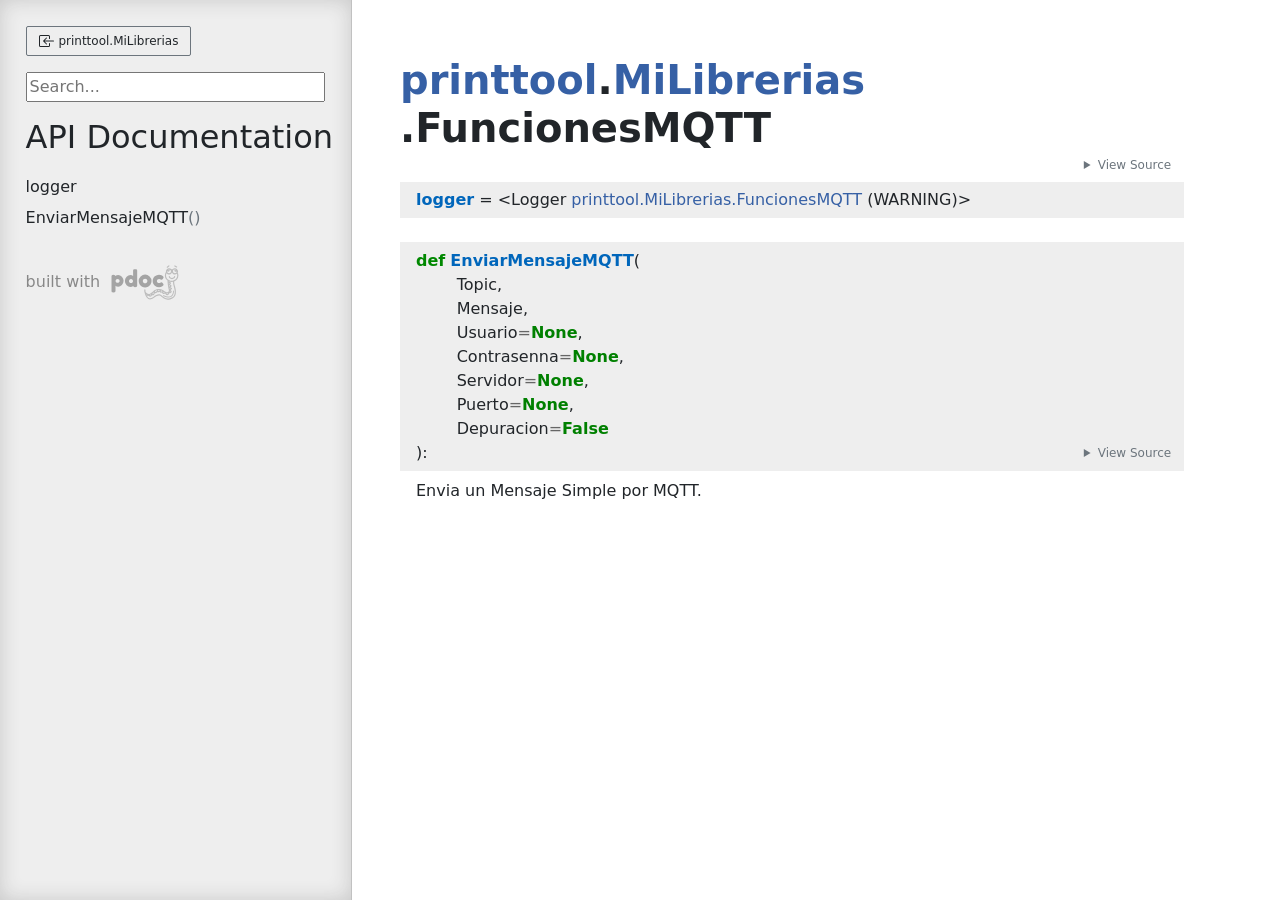
<file: docs/printtool/MiLibrerias/FuncionesMQTT.html>
<!doctype html>
<html lang="en">
<head>
    <meta charset="utf-8">
    <meta name="viewport" content="width=device-width, initial-scale=1">
    <meta name="generator" content="pdoc 15.0.1"/>
    <title>printtool.MiLibrerias.FuncionesMQTT API documentation</title>

    <style>/*! * Bootstrap Reboot v5.0.0 (https://getbootstrap.com/) * Copyright 2011-2021 The Bootstrap Authors * Copyright 2011-2021 Twitter, Inc. * Licensed under MIT (https://github.com/twbs/bootstrap/blob/main/LICENSE) * Forked from Normalize.css, licensed MIT (https://github.com/necolas/normalize.css/blob/master/LICENSE.md) */*,::after,::before{box-sizing:border-box}@media (prefers-reduced-motion:no-preference){:root{scroll-behavior:smooth}}body{margin:0;font-family:system-ui,-apple-system,"Segoe UI",Roboto,"Helvetica Neue",Arial,"Noto Sans","Liberation Sans",sans-serif,"Apple Color Emoji","Segoe UI Emoji","Segoe UI Symbol","Noto Color Emoji";font-size:1rem;font-weight:400;line-height:1.5;color:#212529;background-color:#fff;-webkit-text-size-adjust:100%;-webkit-tap-highlight-color:transparent}hr{margin:1rem 0;color:inherit;background-color:currentColor;border:0;opacity:.25}hr:not([size]){height:1px}h1,h2,h3,h4,h5,h6{margin-top:0;margin-bottom:.5rem;font-weight:500;line-height:1.2}h1{font-size:calc(1.375rem + 1.5vw)}@media (min-width:1200px){h1{font-size:2.5rem}}h2{font-size:calc(1.325rem + .9vw)}@media (min-width:1200px){h2{font-size:2rem}}h3{font-size:calc(1.3rem + .6vw)}@media (min-width:1200px){h3{font-size:1.75rem}}h4{font-size:calc(1.275rem + .3vw)}@media (min-width:1200px){h4{font-size:1.5rem}}h5{font-size:1.25rem}h6{font-size:1rem}p{margin-top:0;margin-bottom:1rem}abbr[data-bs-original-title],abbr[title]{-webkit-text-decoration:underline dotted;text-decoration:underline dotted;cursor:help;-webkit-text-decoration-skip-ink:none;text-decoration-skip-ink:none}address{margin-bottom:1rem;font-style:normal;line-height:inherit}ol,ul{padding-left:2rem}dl,ol,ul{margin-top:0;margin-bottom:1rem}ol ol,ol ul,ul ol,ul ul{margin-bottom:0}dt{font-weight:700}dd{margin-bottom:.5rem;margin-left:0}blockquote{margin:0 0 1rem}b,strong{font-weight:bolder}small{font-size:.875em}mark{padding:.2em;background-color:#fcf8e3}sub,sup{position:relative;font-size:.75em;line-height:0;vertical-align:baseline}sub{bottom:-.25em}sup{top:-.5em}a{color:#0d6efd;text-decoration:underline}a:hover{color:#0a58ca}a:not([href]):not([class]),a:not([href]):not([class]):hover{color:inherit;text-decoration:none}code,kbd,pre,samp{font-family:SFMono-Regular,Menlo,Monaco,Consolas,"Liberation Mono","Courier New",monospace;font-size:1em;direction:ltr;unicode-bidi:bidi-override}pre{display:block;margin-top:0;margin-bottom:1rem;overflow:auto;font-size:.875em}pre code{font-size:inherit;color:inherit;word-break:normal}code{font-size:.875em;color:#d63384;word-wrap:break-word}a>code{color:inherit}kbd{padding:.2rem .4rem;font-size:.875em;color:#fff;background-color:#212529;border-radius:.2rem}kbd kbd{padding:0;font-size:1em;font-weight:700}figure{margin:0 0 1rem}img,svg{vertical-align:middle}table{caption-side:bottom;border-collapse:collapse}caption{padding-top:.5rem;padding-bottom:.5rem;color:#6c757d;text-align:left}th{text-align:inherit;text-align:-webkit-match-parent}tbody,td,tfoot,th,thead,tr{border-color:inherit;border-style:solid;border-width:0}label{display:inline-block}button{border-radius:0}button:focus:not(:focus-visible){outline:0}button,input,optgroup,select,textarea{margin:0;font-family:inherit;font-size:inherit;line-height:inherit}button,select{text-transform:none}[role=button]{cursor:pointer}select{word-wrap:normal}select:disabled{opacity:1}[list]::-webkit-calendar-picker-indicator{display:none}[type=button],[type=reset],[type=submit],button{-webkit-appearance:button}[type=button]:not(:disabled),[type=reset]:not(:disabled),[type=submit]:not(:disabled),button:not(:disabled){cursor:pointer}::-moz-focus-inner{padding:0;border-style:none}textarea{resize:vertical}fieldset{min-width:0;padding:0;margin:0;border:0}legend{float:left;width:100%;padding:0;margin-bottom:.5rem;font-size:calc(1.275rem + .3vw);line-height:inherit}@media (min-width:1200px){legend{font-size:1.5rem}}legend+*{clear:left}::-webkit-datetime-edit-day-field,::-webkit-datetime-edit-fields-wrapper,::-webkit-datetime-edit-hour-field,::-webkit-datetime-edit-minute,::-webkit-datetime-edit-month-field,::-webkit-datetime-edit-text,::-webkit-datetime-edit-year-field{padding:0}::-webkit-inner-spin-button{height:auto}[type=search]{outline-offset:-2px;-webkit-appearance:textfield}::-webkit-search-decoration{-webkit-appearance:none}::-webkit-color-swatch-wrapper{padding:0}::file-selector-button{font:inherit}::-webkit-file-upload-button{font:inherit;-webkit-appearance:button}output{display:inline-block}iframe{border:0}summary{display:list-item;cursor:pointer}progress{vertical-align:baseline}[hidden]{display:none!important}</style>
    <style>/*! syntax-highlighting.css */pre{line-height:125%;}span.linenos{color:inherit; background-color:transparent; padding-left:5px; padding-right:20px;}.pdoc-code .hll{background-color:#ffffcc}.pdoc-code{background:#f8f8f8;}.pdoc-code .c{color:#3D7B7B; font-style:italic}.pdoc-code .err{border:1px solid #FF0000}.pdoc-code .k{color:#008000; font-weight:bold}.pdoc-code .o{color:#666666}.pdoc-code .ch{color:#3D7B7B; font-style:italic}.pdoc-code .cm{color:#3D7B7B; font-style:italic}.pdoc-code .cp{color:#9C6500}.pdoc-code .cpf{color:#3D7B7B; font-style:italic}.pdoc-code .c1{color:#3D7B7B; font-style:italic}.pdoc-code .cs{color:#3D7B7B; font-style:italic}.pdoc-code .gd{color:#A00000}.pdoc-code .ge{font-style:italic}.pdoc-code .gr{color:#E40000}.pdoc-code .gh{color:#000080; font-weight:bold}.pdoc-code .gi{color:#008400}.pdoc-code .go{color:#717171}.pdoc-code .gp{color:#000080; font-weight:bold}.pdoc-code .gs{font-weight:bold}.pdoc-code .gu{color:#800080; font-weight:bold}.pdoc-code .gt{color:#0044DD}.pdoc-code .kc{color:#008000; font-weight:bold}.pdoc-code .kd{color:#008000; font-weight:bold}.pdoc-code .kn{color:#008000; font-weight:bold}.pdoc-code .kp{color:#008000}.pdoc-code .kr{color:#008000; font-weight:bold}.pdoc-code .kt{color:#B00040}.pdoc-code .m{color:#666666}.pdoc-code .s{color:#BA2121}.pdoc-code .na{color:#687822}.pdoc-code .nb{color:#008000}.pdoc-code .nc{color:#0000FF; font-weight:bold}.pdoc-code .no{color:#880000}.pdoc-code .nd{color:#AA22FF}.pdoc-code .ni{color:#717171; font-weight:bold}.pdoc-code .ne{color:#CB3F38; font-weight:bold}.pdoc-code .nf{color:#0000FF}.pdoc-code .nl{color:#767600}.pdoc-code .nn{color:#0000FF; font-weight:bold}.pdoc-code .nt{color:#008000; font-weight:bold}.pdoc-code .nv{color:#19177C}.pdoc-code .ow{color:#AA22FF; font-weight:bold}.pdoc-code .w{color:#bbbbbb}.pdoc-code .mb{color:#666666}.pdoc-code .mf{color:#666666}.pdoc-code .mh{color:#666666}.pdoc-code .mi{color:#666666}.pdoc-code .mo{color:#666666}.pdoc-code .sa{color:#BA2121}.pdoc-code .sb{color:#BA2121}.pdoc-code .sc{color:#BA2121}.pdoc-code .dl{color:#BA2121}.pdoc-code .sd{color:#BA2121; font-style:italic}.pdoc-code .s2{color:#BA2121}.pdoc-code .se{color:#AA5D1F; font-weight:bold}.pdoc-code .sh{color:#BA2121}.pdoc-code .si{color:#A45A77; font-weight:bold}.pdoc-code .sx{color:#008000}.pdoc-code .sr{color:#A45A77}.pdoc-code .s1{color:#BA2121}.pdoc-code .ss{color:#19177C}.pdoc-code .bp{color:#008000}.pdoc-code .fm{color:#0000FF}.pdoc-code .vc{color:#19177C}.pdoc-code .vg{color:#19177C}.pdoc-code .vi{color:#19177C}.pdoc-code .vm{color:#19177C}.pdoc-code .il{color:#666666}</style>
    <style>/*! theme.css */:root{--pdoc-background:#fff;}.pdoc{--text:#212529;--muted:#6c757d;--link:#3660a5;--link-hover:#1659c5;--code:#f8f8f8;--active:#fff598;--accent:#eee;--accent2:#c1c1c1;--nav-hover:rgba(255, 255, 255, 0.5);--name:#0066BB;--def:#008800;--annotation:#007020;}</style>
    <style>/*! layout.css */html, body{width:100%;height:100%;}html, main{scroll-behavior:smooth;}body{background-color:var(--pdoc-background);}@media (max-width:769px){#navtoggle{cursor:pointer;position:absolute;width:50px;height:40px;top:1rem;right:1rem;border-color:var(--text);color:var(--text);display:flex;opacity:0.8;z-index:999;}#navtoggle:hover{opacity:1;}#togglestate + div{display:none;}#togglestate:checked + div{display:inherit;}main, header{padding:2rem 3vw;}header + main{margin-top:-3rem;}.git-button{display:none !important;}nav input[type="search"]{max-width:77%;}nav input[type="search"]:first-child{margin-top:-6px;}nav input[type="search"]:valid ~ *{display:none !important;}}@media (min-width:770px){:root{--sidebar-width:clamp(12.5rem, 28vw, 22rem);}nav{position:fixed;overflow:auto;height:100vh;width:var(--sidebar-width);}main, header{padding:3rem 2rem 3rem calc(var(--sidebar-width) + 3rem);width:calc(54rem + var(--sidebar-width));max-width:100%;}header + main{margin-top:-4rem;}#navtoggle{display:none;}}#togglestate{position:absolute;height:0;opacity:0;}nav.pdoc{--pad:clamp(0.5rem, 2vw, 1.75rem);--indent:1.5rem;background-color:var(--accent);border-right:1px solid var(--accent2);box-shadow:0 0 20px rgba(50, 50, 50, .2) inset;padding:0 0 0 var(--pad);overflow-wrap:anywhere;scrollbar-width:thin; scrollbar-color:var(--accent2) transparent; z-index:1}nav.pdoc::-webkit-scrollbar{width:.4rem; }nav.pdoc::-webkit-scrollbar-thumb{background-color:var(--accent2); }nav.pdoc > div{padding:var(--pad) 0;}nav.pdoc .module-list-button{display:inline-flex;align-items:center;color:var(--text);border-color:var(--muted);margin-bottom:1rem;}nav.pdoc .module-list-button:hover{border-color:var(--text);}nav.pdoc input[type=search]{display:block;outline-offset:0;width:calc(100% - var(--pad));}nav.pdoc .logo{max-width:calc(100% - var(--pad));max-height:35vh;display:block;margin:0 auto 1rem;transform:translate(calc(-.5 * var(--pad)), 0);}nav.pdoc ul{list-style:none;padding-left:0;}nav.pdoc > div > ul{margin-left:calc(0px - var(--pad));}nav.pdoc li a{padding:.2rem 0 .2rem calc(var(--pad) + var(--indent));}nav.pdoc > div > ul > li > a{padding-left:var(--pad);}nav.pdoc li{transition:all 100ms;}nav.pdoc li:hover{background-color:var(--nav-hover);}nav.pdoc a, nav.pdoc a:hover{color:var(--text);}nav.pdoc a{display:block;}nav.pdoc > h2:first-of-type{margin-top:1.5rem;}nav.pdoc .class:before{content:"class ";color:var(--muted);}nav.pdoc .function:after{content:"()";color:var(--muted);}nav.pdoc footer:before{content:"";display:block;width:calc(100% - var(--pad));border-top:solid var(--accent2) 1px;margin-top:1.5rem;padding-top:.5rem;}nav.pdoc footer{font-size:small;}</style>
    <style>/*! content.css */.pdoc{color:var(--text);box-sizing:border-box;line-height:1.5;background:none;}.pdoc .pdoc-button{cursor:pointer;display:inline-block;border:solid black 1px;border-radius:2px;font-size:.75rem;padding:calc(0.5em - 1px) 1em;transition:100ms all;}.pdoc .alert{padding:1rem 1rem 1rem calc(1.5rem + 24px);border:1px solid transparent;border-radius:.25rem;background-repeat:no-repeat;background-position:.75rem center;margin-bottom:1rem;}.pdoc .alert > em{display:none;}.pdoc .alert > *:last-child{margin-bottom:0;}.pdoc .alert.note {color:#084298;background-color:#cfe2ff;border-color:#b6d4fe;background-image:url("data:image/svg+xml,%3Csvg%20xmlns%3D%22http%3A//www.w3.org/2000/svg%22%20width%3D%2224%22%20height%3D%2224%22%20fill%3D%22%23084298%22%20viewBox%3D%220%200%2016%2016%22%3E%3Cpath%20d%3D%22M8%2016A8%208%200%201%200%208%200a8%208%200%200%200%200%2016zm.93-9.412-1%204.705c-.07.34.029.533.304.533.194%200%20.487-.07.686-.246l-.088.416c-.287.346-.92.598-1.465.598-.703%200-1.002-.422-.808-1.319l.738-3.468c.064-.293.006-.399-.287-.47l-.451-.081.082-.381%202.29-.287zM8%205.5a1%201%200%201%201%200-2%201%201%200%200%201%200%202z%22/%3E%3C/svg%3E");}.pdoc .alert.warning{color:#664d03;background-color:#fff3cd;border-color:#ffecb5;background-image:url("data:image/svg+xml,%3Csvg%20xmlns%3D%22http%3A//www.w3.org/2000/svg%22%20width%3D%2224%22%20height%3D%2224%22%20fill%3D%22%23664d03%22%20viewBox%3D%220%200%2016%2016%22%3E%3Cpath%20d%3D%22M8.982%201.566a1.13%201.13%200%200%200-1.96%200L.165%2013.233c-.457.778.091%201.767.98%201.767h13.713c.889%200%201.438-.99.98-1.767L8.982%201.566zM8%205c.535%200%20.954.462.9.995l-.35%203.507a.552.552%200%200%201-1.1%200L7.1%205.995A.905.905%200%200%201%208%205zm.002%206a1%201%200%201%201%200%202%201%201%200%200%201%200-2z%22/%3E%3C/svg%3E");}.pdoc .alert.danger{color:#842029;background-color:#f8d7da;border-color:#f5c2c7;background-image:url("data:image/svg+xml,%3Csvg%20xmlns%3D%22http%3A//www.w3.org/2000/svg%22%20width%3D%2224%22%20height%3D%2224%22%20fill%3D%22%23842029%22%20viewBox%3D%220%200%2016%2016%22%3E%3Cpath%20d%3D%22M5.52.359A.5.5%200%200%201%206%200h4a.5.5%200%200%201%20.474.658L8.694%206H12.5a.5.5%200%200%201%20.395.807l-7%209a.5.5%200%200%201-.873-.454L6.823%209.5H3.5a.5.5%200%200%201-.48-.641l2.5-8.5z%22/%3E%3C/svg%3E");}.pdoc .visually-hidden{position:absolute !important;width:1px !important;height:1px !important;padding:0 !important;margin:-1px !important;overflow:hidden !important;clip:rect(0, 0, 0, 0) !important;white-space:nowrap !important;border:0 !important;}.pdoc h1, .pdoc h2, .pdoc h3{font-weight:300;margin:.3em 0;padding:.2em 0;}.pdoc > section:not(.module-info) h1{font-size:1.5rem;font-weight:500;}.pdoc > section:not(.module-info) h2{font-size:1.4rem;font-weight:500;}.pdoc > section:not(.module-info) h3{font-size:1.3rem;font-weight:500;}.pdoc > section:not(.module-info) h4{font-size:1.2rem;}.pdoc > section:not(.module-info) h5{font-size:1.1rem;}.pdoc a{text-decoration:none;color:var(--link);}.pdoc a:hover{color:var(--link-hover);}.pdoc blockquote{margin-left:2rem;}.pdoc pre{border-top:1px solid var(--accent2);border-bottom:1px solid var(--accent2);margin-top:0;margin-bottom:1em;padding:.5rem 0 .5rem .5rem;overflow-x:auto;background-color:var(--code);}.pdoc code{color:var(--text);padding:.2em .4em;margin:0;font-size:85%;background-color:var(--accent);border-radius:6px;}.pdoc a > code{color:inherit;}.pdoc pre > code{display:inline-block;font-size:inherit;background:none;border:none;padding:0;}.pdoc > section:not(.module-info){margin-bottom:1.5rem;}.pdoc .modulename{margin-top:0;font-weight:bold;}.pdoc .modulename a{color:var(--link);transition:100ms all;}.pdoc .git-button{float:right;border:solid var(--link) 1px;}.pdoc .git-button:hover{background-color:var(--link);color:var(--pdoc-background);}.view-source-toggle-state,.view-source-toggle-state ~ .pdoc-code{display:none;}.view-source-toggle-state:checked ~ .pdoc-code{display:block;}.view-source-button{display:inline-block;float:right;font-size:.75rem;line-height:1.5rem;color:var(--muted);padding:0 .4rem 0 1.3rem;cursor:pointer;text-indent:-2px;}.view-source-button > span{visibility:hidden;}.module-info .view-source-button{float:none;display:flex;justify-content:flex-end;margin:-1.2rem .4rem -.2rem 0;}.view-source-button::before{position:absolute;content:"View Source";display:list-item;list-style-type:disclosure-closed;}.view-source-toggle-state:checked ~ .attr .view-source-button::before,.view-source-toggle-state:checked ~ .view-source-button::before{list-style-type:disclosure-open;}.pdoc .docstring{margin-bottom:1.5rem;}.pdoc section:not(.module-info) .docstring{margin-left:clamp(0rem, 5vw - 2rem, 1rem);}.pdoc .docstring .pdoc-code{margin-left:1em;margin-right:1em;}.pdoc h1:target,.pdoc h2:target,.pdoc h3:target,.pdoc h4:target,.pdoc h5:target,.pdoc h6:target,.pdoc .pdoc-code > pre > span:target{background-color:var(--active);box-shadow:-1rem 0 0 0 var(--active);}.pdoc .pdoc-code > pre > span:target{display:block;}.pdoc div:target > .attr,.pdoc section:target > .attr,.pdoc dd:target > a{background-color:var(--active);}.pdoc *{scroll-margin:2rem;}.pdoc .pdoc-code .linenos{user-select:none;}.pdoc .attr:hover{filter:contrast(0.95);}.pdoc section, .pdoc .classattr{position:relative;}.pdoc .headerlink{--width:clamp(1rem, 3vw, 2rem);position:absolute;top:0;left:calc(0rem - var(--width));transition:all 100ms ease-in-out;opacity:0;}.pdoc .headerlink::before{content:"#";display:block;text-align:center;width:var(--width);height:2.3rem;line-height:2.3rem;font-size:1.5rem;}.pdoc .attr:hover ~ .headerlink,.pdoc *:target > .headerlink,.pdoc .headerlink:hover{opacity:1;}.pdoc .attr{display:block;margin:.5rem 0 .5rem;padding:.4rem .4rem .4rem 1rem;background-color:var(--accent);overflow-x:auto;}.pdoc .classattr{margin-left:2rem;}.pdoc .decorator-deprecated{color:#842029;}.pdoc .decorator-deprecated ~ span{filter:grayscale(1) opacity(0.8);}.pdoc .name{color:var(--name);font-weight:bold;}.pdoc .def{color:var(--def);font-weight:bold;}.pdoc .signature{background-color:transparent;}.pdoc .param, .pdoc .return-annotation{white-space:pre;}.pdoc .signature.multiline .param{display:block;}.pdoc .signature.condensed .param{display:inline-block;}.pdoc .annotation{color:var(--annotation);}.pdoc .view-value-toggle-state,.pdoc .view-value-toggle-state ~ .default_value{display:none;}.pdoc .view-value-toggle-state:checked ~ .default_value{display:inherit;}.pdoc .view-value-button{font-size:.5rem;vertical-align:middle;border-style:dashed;margin-top:-0.1rem;}.pdoc .view-value-button:hover{background:white;}.pdoc .view-value-button::before{content:"show";text-align:center;width:2.2em;display:inline-block;}.pdoc .view-value-toggle-state:checked ~ .view-value-button::before{content:"hide";}.pdoc .inherited{margin-left:2rem;}.pdoc .inherited dt{font-weight:700;}.pdoc .inherited dt, .pdoc .inherited dd{display:inline;margin-left:0;margin-bottom:.5rem;}.pdoc .inherited dd:not(:last-child):after{content:", ";}.pdoc .inherited .class:before{content:"class ";}.pdoc .inherited .function a:after{content:"()";}.pdoc .search-result .docstring{overflow:auto;max-height:25vh;}.pdoc .search-result.focused > .attr{background-color:var(--active);}.pdoc .attribution{margin-top:2rem;display:block;opacity:0.5;transition:all 200ms;filter:grayscale(100%);}.pdoc .attribution:hover{opacity:1;filter:grayscale(0%);}.pdoc .attribution img{margin-left:5px;height:35px;vertical-align:middle;width:70px;transition:all 200ms;}.pdoc table{display:block;width:max-content;max-width:100%;overflow:auto;margin-bottom:1rem;}.pdoc table th{font-weight:600;}.pdoc table th, .pdoc table td{padding:6px 13px;border:1px solid var(--accent2);}</style>
    <style>/*! custom.css */</style></head>
<body>
    <nav class="pdoc">
        <label id="navtoggle" for="togglestate" class="pdoc-button"><svg xmlns='http://www.w3.org/2000/svg' viewBox='0 0 30 30'><path stroke-linecap='round' stroke="currentColor" stroke-miterlimit='10' stroke-width='2' d='M4 7h22M4 15h22M4 23h22'/></svg></label>
        <input id="togglestate" type="checkbox" aria-hidden="true" tabindex="-1">
        <div>            <a class="pdoc-button module-list-button" href="../MiLibrerias.html">
<svg xmlns="http://www.w3.org/2000/svg" width="16" height="16" fill="currentColor" class="bi bi-box-arrow-in-left" viewBox="0 0 16 16">
  <path fill-rule="evenodd" d="M10 3.5a.5.5 0 0 0-.5-.5h-8a.5.5 0 0 0-.5.5v9a.5.5 0 0 0 .5.5h8a.5.5 0 0 0 .5-.5v-2a.5.5 0 0 1 1 0v2A1.5 1.5 0 0 1 9.5 14h-8A1.5 1.5 0 0 1 0 12.5v-9A1.5 1.5 0 0 1 1.5 2h8A1.5 1.5 0 0 1 11 3.5v2a.5.5 0 0 1-1 0v-2z"/>
  <path fill-rule="evenodd" d="M4.146 8.354a.5.5 0 0 1 0-.708l3-3a.5.5 0 1 1 .708.708L5.707 7.5H14.5a.5.5 0 0 1 0 1H5.707l2.147 2.146a.5.5 0 0 1-.708.708l-3-3z"/>
</svg>                &nbsp;printtool.MiLibrerias</a>


            <input type="search" placeholder="Search..." role="searchbox" aria-label="search"
                   pattern=".+" required>



            <h2>API Documentation</h2>
                <ul class="memberlist">
            <li>
                    <a class="variable" href="#logger">logger</a>
            </li>
            <li>
                    <a class="function" href="#EnviarMensajeMQTT">EnviarMensajeMQTT</a>
            </li>
    </ul>



        <a class="attribution" title="pdoc: Python API documentation generator" href="https://pdoc.dev" target="_blank">
            built with <span class="visually-hidden">pdoc</span><img
                alt="pdoc logo"
                src="data:image/svg+xml,%3Csvg%20xmlns%3D%22http%3A//www.w3.org/2000/svg%22%20role%3D%22img%22%20aria-label%3D%22pdoc%20logo%22%20width%3D%22300%22%20height%3D%22150%22%20viewBox%3D%22-1%200%2060%2030%22%3E%3Ctitle%3Epdoc%3C/title%3E%3Cpath%20d%3D%22M29.621%2021.293c-.011-.273-.214-.475-.511-.481a.5.5%200%200%200-.489.503l-.044%201.393c-.097.551-.695%201.215-1.566%201.704-.577.428-1.306.486-2.193.182-1.426-.617-2.467-1.654-3.304-2.487l-.173-.172a3.43%203.43%200%200%200-.365-.306.49.49%200%200%200-.286-.196c-1.718-1.06-4.931-1.47-7.353.191l-.219.15c-1.707%201.187-3.413%202.131-4.328%201.03-.02-.027-.49-.685-.141-1.763.233-.721.546-2.408.772-4.076.042-.09.067-.187.046-.288.166-1.347.277-2.625.241-3.351%201.378-1.008%202.271-2.586%202.271-4.362%200-.976-.272-1.935-.788-2.774-.057-.094-.122-.18-.184-.268.033-.167.052-.339.052-.516%200-1.477-1.202-2.679-2.679-2.679-.791%200-1.496.352-1.987.9a6.3%206.3%200%200%200-1.001.029c-.492-.564-1.207-.929-2.012-.929-1.477%200-2.679%201.202-2.679%202.679A2.65%202.65%200%200%200%20.97%206.554c-.383.747-.595%201.572-.595%202.41%200%202.311%201.507%204.29%203.635%205.107-.037.699-.147%202.27-.423%203.294l-.137.461c-.622%202.042-2.515%208.257%201.727%2010.643%201.614.908%203.06%201.248%204.317%201.248%202.665%200%204.492-1.524%205.322-2.401%201.476-1.559%202.886-1.854%206.491.82%201.877%201.393%203.514%201.753%204.861%201.068%202.223-1.713%202.811-3.867%203.399-6.374.077-.846.056-1.469.054-1.537zm-4.835%204.313c-.054.305-.156.586-.242.629-.034-.007-.131-.022-.307-.157-.145-.111-.314-.478-.456-.908.221.121.432.25.675.355.115.039.219.051.33.081zm-2.251-1.238c-.05.33-.158.648-.252.694-.022.001-.125-.018-.307-.157-.217-.166-.488-.906-.639-1.573.358.344.754.693%201.198%201.036zm-3.887-2.337c-.006-.116-.018-.231-.041-.342.635.145%201.189.368%201.599.625.097.231.166.481.174.642-.03.049-.055.101-.067.158-.046.013-.128.026-.298.004-.278-.037-.901-.57-1.367-1.087zm-1.127-.497c.116.306.176.625.12.71-.019.014-.117.045-.345.016-.206-.027-.604-.332-.986-.695.41-.051.816-.056%201.211-.031zm-4.535%201.535c.209.22.379.47.358.598-.006.041-.088.138-.351.234-.144.055-.539-.063-.979-.259a11.66%2011.66%200%200%200%20.972-.573zm.983-.664c.359-.237.738-.418%201.126-.554.25.237.479.548.457.694-.006.042-.087.138-.351.235-.174.064-.694-.105-1.232-.375zm-3.381%201.794c-.022.145-.061.29-.149.401-.133.166-.358.248-.69.251h-.002c-.133%200-.306-.26-.45-.621.417.091.854.07%201.291-.031zm-2.066-8.077a4.78%204.78%200%200%201-.775-.584c.172-.115.505-.254.88-.378l-.105.962zm-.331%202.302a10.32%2010.32%200%200%201-.828-.502c.202-.143.576-.328.984-.49l-.156.992zm-.45%202.157l-.701-.403c.214-.115.536-.249.891-.376a11.57%2011.57%200%200%201-.19.779zm-.181%201.716c.064.398.194.702.298.893-.194-.051-.435-.162-.736-.398.061-.119.224-.3.438-.495zM8.87%204.141c0%20.152-.123.276-.276.276s-.275-.124-.275-.276.123-.276.276-.276.275.124.275.276zm-.735-.389a1.15%201.15%200%200%200-.314.783%201.16%201.16%200%200%200%201.162%201.162c.457%200%20.842-.27%201.032-.653.026.117.042.238.042.362a1.68%201.68%200%200%201-1.679%201.679%201.68%201.68%200%200%201-1.679-1.679c0-.843.626-1.535%201.436-1.654zM5.059%205.406A1.68%201.68%200%200%201%203.38%207.085a1.68%201.68%200%200%201-1.679-1.679c0-.037.009-.072.011-.109.21.3.541.508.935.508a1.16%201.16%200%200%200%201.162-1.162%201.14%201.14%200%200%200-.474-.912c.015%200%20.03-.005.045-.005.926.001%201.679.754%201.679%201.68zM3.198%204.141c0%20.152-.123.276-.276.276s-.275-.124-.275-.276.123-.276.276-.276.275.124.275.276zM1.375%208.964c0-.52.103-1.035.288-1.52.466.394%201.06.64%201.717.64%201.144%200%202.116-.725%202.499-1.738.383%201.012%201.355%201.738%202.499%201.738.867%200%201.631-.421%202.121-1.062.307.605.478%201.267.478%201.942%200%202.486-2.153%204.51-4.801%204.51s-4.801-2.023-4.801-4.51zm24.342%2019.349c-.985.498-2.267.168-3.813-.979-3.073-2.281-5.453-3.199-7.813-.705-1.315%201.391-4.163%203.365-8.423.97-3.174-1.786-2.239-6.266-1.261-9.479l.146-.492c.276-1.02.395-2.457.444-3.268a6.11%206.11%200%200%200%201.18.115%206.01%206.01%200%200%200%202.536-.562l-.006.175c-.802.215-1.848.612-2.021%201.25-.079.295.021.601.274.837.219.203.415.364.598.501-.667.304-1.243.698-1.311%201.179-.02.144-.022.507.393.787.213.144.395.26.564.365-1.285.521-1.361.96-1.381%201.126-.018.142-.011.496.427.746l.854.489c-.473.389-.971.914-.999%201.429-.018.278.095.532.316.713.675.556%201.231.721%201.653.721.059%200%20.104-.014.158-.02.207.707.641%201.64%201.513%201.64h.013c.8-.008%201.236-.345%201.462-.626.173-.216.268-.457.325-.692.424.195.93.374%201.372.374.151%200%20.294-.021.423-.068.732-.27.944-.704.993-1.021.009-.061.003-.119.002-.179.266.086.538.147.789.147.15%200%20.294-.021.423-.069.542-.2.797-.489.914-.754.237.147.478.258.704.288.106.014.205.021.296.021.356%200%20.595-.101.767-.229.438.435%201.094.992%201.656%201.067.106.014.205.021.296.021a1.56%201.56%200%200%200%20.323-.035c.17.575.453%201.289.866%201.605.358.273.665.362.914.362a.99.99%200%200%200%20.421-.093%201.03%201.03%200%200%200%20.245-.164c.168.428.39.846.68%201.068.358.273.665.362.913.362a.99.99%200%200%200%20.421-.093c.317-.148.512-.448.639-.762.251.157.495.257.726.257.127%200%20.25-.024.37-.071.427-.17.706-.617.841-1.314.022-.015.047-.022.068-.038.067-.051.133-.104.196-.159-.443%201.486-1.107%202.761-2.086%203.257zM8.66%209.925a.5.5%200%201%200-1%200c0%20.653-.818%201.205-1.787%201.205s-1.787-.552-1.787-1.205a.5.5%200%201%200-1%200c0%201.216%201.25%202.205%202.787%202.205s2.787-.989%202.787-2.205zm4.4%2015.965l-.208.097c-2.661%201.258-4.708%201.436-6.086.527-1.542-1.017-1.88-3.19-1.844-4.198a.4.4%200%200%200-.385-.414c-.242-.029-.406.164-.414.385-.046%201.249.367%203.686%202.202%204.896.708.467%201.547.7%202.51.7%201.248%200%202.706-.392%204.362-1.174l.185-.086a.4.4%200%200%200%20.205-.527c-.089-.204-.326-.291-.527-.206zM9.547%202.292c.093.077.205.114.317.114a.5.5%200%200%200%20.318-.886L8.817.397a.5.5%200%200%200-.703.068.5.5%200%200%200%20.069.703l1.364%201.124zm-7.661-.065c.086%200%20.173-.022.253-.068l1.523-.893a.5.5%200%200%200-.506-.863l-1.523.892a.5.5%200%200%200-.179.685c.094.158.261.247.432.247z%22%20transform%3D%22matrix%28-1%200%200%201%2058%200%29%22%20fill%3D%22%233bb300%22/%3E%3Cpath%20d%3D%22M.3%2021.86V10.18q0-.46.02-.68.04-.22.18-.5.28-.54%201.34-.54%201.06%200%201.42.28.38.26.44.78.76-1.04%202.38-1.04%201.64%200%203.1%201.54%201.46%201.54%201.46%203.58%200%202.04-1.46%203.58-1.44%201.54-3.08%201.54-1.64%200-2.38-.92v4.04q0%20.46-.04.68-.02.22-.18.5-.14.3-.5.42-.36.12-.98.12-.62%200-1-.12-.36-.12-.52-.4-.14-.28-.18-.5-.02-.22-.02-.68zm3.96-9.42q-.46.54-.46%201.18%200%20.64.46%201.18.48.52%201.2.52.74%200%201.24-.52.52-.52.52-1.18%200-.66-.48-1.18-.48-.54-1.26-.54-.76%200-1.22.54zm14.741-8.36q.16-.3.54-.42.38-.12%201-.12.64%200%201.02.12.38.12.52.42.16.3.18.54.04.22.04.68v11.94q0%20.46-.04.7-.02.22-.18.5-.3.54-1.7.54-1.38%200-1.54-.98-.84.96-2.34.96-1.8%200-3.28-1.56-1.48-1.58-1.48-3.66%200-2.1%201.48-3.68%201.5-1.58%203.28-1.58%201.48%200%202.3%201v-4.2q0-.46.02-.68.04-.24.18-.52zm-3.24%2010.86q.52.54%201.26.54.74%200%201.22-.54.5-.54.5-1.18%200-.66-.48-1.22-.46-.56-1.26-.56-.8%200-1.28.56-.48.54-.48%201.2%200%20.66.52%201.2zm7.833-1.2q0-2.4%201.68-3.96%201.68-1.56%203.84-1.56%202.16%200%203.82%201.56%201.66%201.54%201.66%203.94%200%201.66-.86%202.96-.86%201.28-2.1%201.9-1.22.6-2.54.6-1.32%200-2.56-.64-1.24-.66-2.1-1.92-.84-1.28-.84-2.88zm4.18%201.44q.64.48%201.3.48.66%200%201.32-.5.66-.5.66-1.48%200-.98-.62-1.46-.62-.48-1.34-.48-.72%200-1.34.5-.62.5-.62%201.48%200%20.96.64%201.46zm11.412-1.44q0%20.84.56%201.32.56.46%201.18.46.64%200%201.18-.36.56-.38.9-.38.6%200%201.46%201.06.46.58.46%201.04%200%20.76-1.1%201.42-1.14.8-2.8.8-1.86%200-3.58-1.34-.82-.64-1.34-1.7-.52-1.08-.52-2.36%200-1.3.52-2.34.52-1.06%201.34-1.7%201.66-1.32%203.54-1.32.76%200%201.48.22.72.2%201.06.4l.32.2q.36.24.56.38.52.4.52.92%200%20.5-.42%201.14-.72%201.1-1.38%201.1-.38%200-1.08-.44-.36-.34-1.04-.34-.66%200-1.24.48-.58.48-.58%201.34z%22%20fill%3D%22green%22/%3E%3C/svg%3E"/>
        </a>
</div>
    </nav>
    <main class="pdoc">
            <section class="module-info">
                    <h1 class="modulename">
<a href="./../../printtool.html">printtool</a><wbr>.<a href="./../MiLibrerias.html">MiLibrerias</a><wbr>.FuncionesMQTT    </h1>

                
                        <input id="mod-FuncionesMQTT-view-source" class="view-source-toggle-state" type="checkbox" aria-hidden="true" tabindex="-1">

                        <label class="view-source-button" for="mod-FuncionesMQTT-view-source"><span>View Source</span></label>

                        <div class="pdoc-code codehilite"><pre><span></span><span id="L-1"><a href="#L-1"><span class="linenos"> 1</span></a><span class="c1"># https://www.eclipse.org/paho/index.php?page=clients/python/index.php</span>
</span><span id="L-2"><a href="#L-2"><span class="linenos"> 2</span></a><span class="kn">import</span><span class="w"> </span><span class="nn">paho.mqtt.client</span><span class="w"> </span><span class="k">as</span><span class="w"> </span><span class="nn">mqtt</span>
</span><span id="L-3"><a href="#L-3"><span class="linenos"> 3</span></a>
</span><span id="L-4"><a href="#L-4"><span class="linenos"> 4</span></a><span class="kn">from</span><span class="w"> </span><span class="nn">.FuncionesArchivos</span><span class="w"> </span><span class="kn">import</span> <span class="n">ObtenerValor</span>
</span><span id="L-5"><a href="#L-5"><span class="linenos"> 5</span></a><span class="kn">from</span><span class="w"> </span><span class="nn">.FuncionesLogging</span><span class="w"> </span><span class="kn">import</span> <span class="n">ConfigurarLogging</span>
</span><span id="L-6"><a href="#L-6"><span class="linenos"> 6</span></a>
</span><span id="L-7"><a href="#L-7"><span class="linenos"> 7</span></a><span class="n">logger</span> <span class="o">=</span> <span class="n">ConfigurarLogging</span><span class="p">(</span><span class="vm">__name__</span><span class="p">)</span>
</span><span id="L-8"><a href="#L-8"><span class="linenos"> 8</span></a>
</span><span id="L-9"><a href="#L-9"><span class="linenos"> 9</span></a>
</span><span id="L-10"><a href="#L-10"><span class="linenos">10</span></a><span class="k">def</span><span class="w"> </span><span class="nf">EnviarMensajeMQTT</span><span class="p">(</span><span class="n">Topic</span><span class="p">,</span> <span class="n">Mensaje</span><span class="p">,</span> <span class="n">Usuario</span><span class="o">=</span><span class="kc">None</span><span class="p">,</span> <span class="n">Contrasenna</span><span class="o">=</span><span class="kc">None</span><span class="p">,</span> <span class="n">Servidor</span><span class="o">=</span><span class="kc">None</span><span class="p">,</span> <span class="n">Puerto</span><span class="o">=</span><span class="kc">None</span><span class="p">,</span> <span class="n">Depuracion</span><span class="o">=</span><span class="kc">False</span><span class="p">):</span>
</span><span id="L-11"><a href="#L-11"><span class="linenos">11</span></a><span class="w">    </span><span class="sd">&quot;&quot;&quot;Envia un Mensaje Simple por MQTT.&quot;&quot;&quot;</span>
</span><span id="L-12"><a href="#L-12"><span class="linenos">12</span></a>    <span class="c1"># TODO: Verificar que Existe Archivo MQTT.json</span>
</span><span id="L-13"><a href="#L-13"><span class="linenos">13</span></a>    <span class="n">ArchivoData</span> <span class="o">=</span> <span class="s2">&quot;data/mqtt.md&quot;</span>
</span><span id="L-14"><a href="#L-14"><span class="linenos">14</span></a>    <span class="k">if</span> <span class="n">Usuario</span> <span class="ow">is</span> <span class="kc">None</span><span class="p">:</span>
</span><span id="L-15"><a href="#L-15"><span class="linenos">15</span></a>        <span class="n">Usuario</span> <span class="o">=</span> <span class="n">ObtenerValor</span><span class="p">(</span><span class="n">ArchivoData</span><span class="p">,</span> <span class="s2">&quot;usuario&quot;</span><span class="p">)</span>
</span><span id="L-16"><a href="#L-16"><span class="linenos">16</span></a>    <span class="k">if</span> <span class="n">Contrasenna</span> <span class="ow">is</span> <span class="kc">None</span><span class="p">:</span>
</span><span id="L-17"><a href="#L-17"><span class="linenos">17</span></a>        <span class="n">Contrasenna</span> <span class="o">=</span> <span class="n">ObtenerValor</span><span class="p">(</span><span class="n">ArchivoData</span><span class="p">,</span> <span class="s2">&quot;contrasenna&quot;</span><span class="p">)</span>
</span><span id="L-18"><a href="#L-18"><span class="linenos">18</span></a>    <span class="k">if</span> <span class="n">Servidor</span> <span class="ow">is</span> <span class="kc">None</span><span class="p">:</span>
</span><span id="L-19"><a href="#L-19"><span class="linenos">19</span></a>        <span class="n">Servidor</span> <span class="o">=</span> <span class="n">ObtenerValor</span><span class="p">(</span><span class="n">ArchivoData</span><span class="p">,</span> <span class="s2">&quot;servidor&quot;</span><span class="p">)</span>
</span><span id="L-20"><a href="#L-20"><span class="linenos">20</span></a>    <span class="k">if</span> <span class="n">Puerto</span> <span class="ow">is</span> <span class="kc">None</span><span class="p">:</span>
</span><span id="L-21"><a href="#L-21"><span class="linenos">21</span></a>        <span class="n">Puerto</span> <span class="o">=</span> <span class="n">ObtenerValor</span><span class="p">(</span><span class="n">ArchivoData</span><span class="p">,</span> <span class="s2">&quot;puerto&quot;</span><span class="p">)</span>
</span><span id="L-22"><a href="#L-22"><span class="linenos">22</span></a>    <span class="k">try</span><span class="p">:</span>
</span><span id="L-23"><a href="#L-23"><span class="linenos">23</span></a>        <span class="n">MiMQTTSimple</span> <span class="o">=</span> <span class="n">mqtt</span><span class="o">.</span><span class="n">Client</span><span class="p">()</span>
</span><span id="L-24"><a href="#L-24"><span class="linenos">24</span></a>        <span class="k">if</span> <span class="n">Usuario</span> <span class="ow">is</span> <span class="ow">not</span> <span class="kc">None</span> <span class="ow">and</span> <span class="n">Contrasenna</span> <span class="ow">is</span> <span class="ow">not</span> <span class="kc">None</span><span class="p">:</span>
</span><span id="L-25"><a href="#L-25"><span class="linenos">25</span></a>            <span class="n">MiMQTTSimple</span><span class="o">.</span><span class="n">username_pw_set</span><span class="p">(</span><span class="n">Usuario</span><span class="p">,</span> <span class="n">Contrasenna</span><span class="p">)</span>
</span><span id="L-26"><a href="#L-26"><span class="linenos">26</span></a>        <span class="n">MiMQTTSimple</span><span class="o">.</span><span class="n">connect</span><span class="p">(</span><span class="n">Servidor</span><span class="p">,</span> <span class="n">Puerto</span><span class="p">)</span>
</span><span id="L-27"><a href="#L-27"><span class="linenos">27</span></a>        <span class="n">MiMQTTSimple</span><span class="o">.</span><span class="n">publish</span><span class="p">(</span><span class="n">Topic</span><span class="p">,</span> <span class="n">Mensaje</span><span class="p">)</span>
</span><span id="L-28"><a href="#L-28"><span class="linenos">28</span></a>        <span class="n">MiMQTTSimple</span><span class="o">.</span><span class="n">disconnect</span><span class="p">()</span>
</span><span id="L-29"><a href="#L-29"><span class="linenos">29</span></a>        <span class="k">if</span> <span class="n">Depuracion</span><span class="p">:</span>
</span><span id="L-30"><a href="#L-30"><span class="linenos">30</span></a>            <span class="n">logger</span><span class="o">.</span><span class="n">info</span><span class="p">(</span><span class="sa">f</span><span class="s2">&quot;MQTT[</span><span class="si">{</span><span class="n">Topic</span><span class="si">}</span><span class="s2">] </span><span class="si">{</span><span class="n">Mensaje</span><span class="si">}</span><span class="s2">&quot;</span><span class="p">)</span>
</span><span id="L-31"><a href="#L-31"><span class="linenos">31</span></a>    <span class="k">except</span> <span class="ne">Exception</span> <span class="k">as</span> <span class="n">error</span><span class="p">:</span>
</span><span id="L-32"><a href="#L-32"><span class="linenos">32</span></a>        <span class="n">logger</span><span class="o">.</span><span class="n">error</span><span class="p">(</span><span class="sa">f</span><span class="s2">&quot;MQTT[Error] No se puedo enviar [</span><span class="si">{</span><span class="n">Topic</span><span class="si">}</span><span class="s2">]</span><span class="si">{</span><span class="n">Mensaje</span><span class="si">}</span><span class="s2"> - </span><span class="si">{</span><span class="n">error</span><span class="si">}</span><span class="s2">&quot;</span><span class="p">)</span>
</span></pre></div>


            </section>
                <section id="logger">
                    <div class="attr variable">
            <span class="name">logger</span>        =
<span class="default_value">&lt;Logger <a href="">printtool.MiLibrerias.FuncionesMQTT</a> (WARNING)&gt;</span>

        
    </div>
    <a class="headerlink" href="#logger"></a>
    
    

                </section>
                <section id="EnviarMensajeMQTT">
                            <input id="EnviarMensajeMQTT-view-source" class="view-source-toggle-state" type="checkbox" aria-hidden="true" tabindex="-1">
<div class="attr function">
            
        <span class="def">def</span>
        <span class="name">EnviarMensajeMQTT</span><span class="signature pdoc-code multiline">(<span class="param">	<span class="n">Topic</span>,</span><span class="param">	<span class="n">Mensaje</span>,</span><span class="param">	<span class="n">Usuario</span><span class="o">=</span><span class="kc">None</span>,</span><span class="param">	<span class="n">Contrasenna</span><span class="o">=</span><span class="kc">None</span>,</span><span class="param">	<span class="n">Servidor</span><span class="o">=</span><span class="kc">None</span>,</span><span class="param">	<span class="n">Puerto</span><span class="o">=</span><span class="kc">None</span>,</span><span class="param">	<span class="n">Depuracion</span><span class="o">=</span><span class="kc">False</span></span><span class="return-annotation">):</span></span>

                <label class="view-source-button" for="EnviarMensajeMQTT-view-source"><span>View Source</span></label>

    </div>
    <a class="headerlink" href="#EnviarMensajeMQTT"></a>
            <div class="pdoc-code codehilite"><pre><span></span><span id="EnviarMensajeMQTT-11"><a href="#EnviarMensajeMQTT-11"><span class="linenos">11</span></a><span class="k">def</span><span class="w"> </span><span class="nf">EnviarMensajeMQTT</span><span class="p">(</span><span class="n">Topic</span><span class="p">,</span> <span class="n">Mensaje</span><span class="p">,</span> <span class="n">Usuario</span><span class="o">=</span><span class="kc">None</span><span class="p">,</span> <span class="n">Contrasenna</span><span class="o">=</span><span class="kc">None</span><span class="p">,</span> <span class="n">Servidor</span><span class="o">=</span><span class="kc">None</span><span class="p">,</span> <span class="n">Puerto</span><span class="o">=</span><span class="kc">None</span><span class="p">,</span> <span class="n">Depuracion</span><span class="o">=</span><span class="kc">False</span><span class="p">):</span>
</span><span id="EnviarMensajeMQTT-12"><a href="#EnviarMensajeMQTT-12"><span class="linenos">12</span></a><span class="w">    </span><span class="sd">&quot;&quot;&quot;Envia un Mensaje Simple por MQTT.&quot;&quot;&quot;</span>
</span><span id="EnviarMensajeMQTT-13"><a href="#EnviarMensajeMQTT-13"><span class="linenos">13</span></a>    <span class="c1"># TODO: Verificar que Existe Archivo MQTT.json</span>
</span><span id="EnviarMensajeMQTT-14"><a href="#EnviarMensajeMQTT-14"><span class="linenos">14</span></a>    <span class="n">ArchivoData</span> <span class="o">=</span> <span class="s2">&quot;data/mqtt.md&quot;</span>
</span><span id="EnviarMensajeMQTT-15"><a href="#EnviarMensajeMQTT-15"><span class="linenos">15</span></a>    <span class="k">if</span> <span class="n">Usuario</span> <span class="ow">is</span> <span class="kc">None</span><span class="p">:</span>
</span><span id="EnviarMensajeMQTT-16"><a href="#EnviarMensajeMQTT-16"><span class="linenos">16</span></a>        <span class="n">Usuario</span> <span class="o">=</span> <span class="n">ObtenerValor</span><span class="p">(</span><span class="n">ArchivoData</span><span class="p">,</span> <span class="s2">&quot;usuario&quot;</span><span class="p">)</span>
</span><span id="EnviarMensajeMQTT-17"><a href="#EnviarMensajeMQTT-17"><span class="linenos">17</span></a>    <span class="k">if</span> <span class="n">Contrasenna</span> <span class="ow">is</span> <span class="kc">None</span><span class="p">:</span>
</span><span id="EnviarMensajeMQTT-18"><a href="#EnviarMensajeMQTT-18"><span class="linenos">18</span></a>        <span class="n">Contrasenna</span> <span class="o">=</span> <span class="n">ObtenerValor</span><span class="p">(</span><span class="n">ArchivoData</span><span class="p">,</span> <span class="s2">&quot;contrasenna&quot;</span><span class="p">)</span>
</span><span id="EnviarMensajeMQTT-19"><a href="#EnviarMensajeMQTT-19"><span class="linenos">19</span></a>    <span class="k">if</span> <span class="n">Servidor</span> <span class="ow">is</span> <span class="kc">None</span><span class="p">:</span>
</span><span id="EnviarMensajeMQTT-20"><a href="#EnviarMensajeMQTT-20"><span class="linenos">20</span></a>        <span class="n">Servidor</span> <span class="o">=</span> <span class="n">ObtenerValor</span><span class="p">(</span><span class="n">ArchivoData</span><span class="p">,</span> <span class="s2">&quot;servidor&quot;</span><span class="p">)</span>
</span><span id="EnviarMensajeMQTT-21"><a href="#EnviarMensajeMQTT-21"><span class="linenos">21</span></a>    <span class="k">if</span> <span class="n">Puerto</span> <span class="ow">is</span> <span class="kc">None</span><span class="p">:</span>
</span><span id="EnviarMensajeMQTT-22"><a href="#EnviarMensajeMQTT-22"><span class="linenos">22</span></a>        <span class="n">Puerto</span> <span class="o">=</span> <span class="n">ObtenerValor</span><span class="p">(</span><span class="n">ArchivoData</span><span class="p">,</span> <span class="s2">&quot;puerto&quot;</span><span class="p">)</span>
</span><span id="EnviarMensajeMQTT-23"><a href="#EnviarMensajeMQTT-23"><span class="linenos">23</span></a>    <span class="k">try</span><span class="p">:</span>
</span><span id="EnviarMensajeMQTT-24"><a href="#EnviarMensajeMQTT-24"><span class="linenos">24</span></a>        <span class="n">MiMQTTSimple</span> <span class="o">=</span> <span class="n">mqtt</span><span class="o">.</span><span class="n">Client</span><span class="p">()</span>
</span><span id="EnviarMensajeMQTT-25"><a href="#EnviarMensajeMQTT-25"><span class="linenos">25</span></a>        <span class="k">if</span> <span class="n">Usuario</span> <span class="ow">is</span> <span class="ow">not</span> <span class="kc">None</span> <span class="ow">and</span> <span class="n">Contrasenna</span> <span class="ow">is</span> <span class="ow">not</span> <span class="kc">None</span><span class="p">:</span>
</span><span id="EnviarMensajeMQTT-26"><a href="#EnviarMensajeMQTT-26"><span class="linenos">26</span></a>            <span class="n">MiMQTTSimple</span><span class="o">.</span><span class="n">username_pw_set</span><span class="p">(</span><span class="n">Usuario</span><span class="p">,</span> <span class="n">Contrasenna</span><span class="p">)</span>
</span><span id="EnviarMensajeMQTT-27"><a href="#EnviarMensajeMQTT-27"><span class="linenos">27</span></a>        <span class="n">MiMQTTSimple</span><span class="o">.</span><span class="n">connect</span><span class="p">(</span><span class="n">Servidor</span><span class="p">,</span> <span class="n">Puerto</span><span class="p">)</span>
</span><span id="EnviarMensajeMQTT-28"><a href="#EnviarMensajeMQTT-28"><span class="linenos">28</span></a>        <span class="n">MiMQTTSimple</span><span class="o">.</span><span class="n">publish</span><span class="p">(</span><span class="n">Topic</span><span class="p">,</span> <span class="n">Mensaje</span><span class="p">)</span>
</span><span id="EnviarMensajeMQTT-29"><a href="#EnviarMensajeMQTT-29"><span class="linenos">29</span></a>        <span class="n">MiMQTTSimple</span><span class="o">.</span><span class="n">disconnect</span><span class="p">()</span>
</span><span id="EnviarMensajeMQTT-30"><a href="#EnviarMensajeMQTT-30"><span class="linenos">30</span></a>        <span class="k">if</span> <span class="n">Depuracion</span><span class="p">:</span>
</span><span id="EnviarMensajeMQTT-31"><a href="#EnviarMensajeMQTT-31"><span class="linenos">31</span></a>            <span class="n">logger</span><span class="o">.</span><span class="n">info</span><span class="p">(</span><span class="sa">f</span><span class="s2">&quot;MQTT[</span><span class="si">{</span><span class="n">Topic</span><span class="si">}</span><span class="s2">] </span><span class="si">{</span><span class="n">Mensaje</span><span class="si">}</span><span class="s2">&quot;</span><span class="p">)</span>
</span><span id="EnviarMensajeMQTT-32"><a href="#EnviarMensajeMQTT-32"><span class="linenos">32</span></a>    <span class="k">except</span> <span class="ne">Exception</span> <span class="k">as</span> <span class="n">error</span><span class="p">:</span>
</span><span id="EnviarMensajeMQTT-33"><a href="#EnviarMensajeMQTT-33"><span class="linenos">33</span></a>        <span class="n">logger</span><span class="o">.</span><span class="n">error</span><span class="p">(</span><span class="sa">f</span><span class="s2">&quot;MQTT[Error] No se puedo enviar [</span><span class="si">{</span><span class="n">Topic</span><span class="si">}</span><span class="s2">]</span><span class="si">{</span><span class="n">Mensaje</span><span class="si">}</span><span class="s2"> - </span><span class="si">{</span><span class="n">error</span><span class="si">}</span><span class="s2">&quot;</span><span class="p">)</span>
</span></pre></div>


            <div class="docstring"><p>Envia un Mensaje Simple por MQTT.</p>
</div>


                </section>
    </main>
<script>
    function escapeHTML(html) {
        return document.createElement('div').appendChild(document.createTextNode(html)).parentNode.innerHTML;
    }

    const originalContent = document.querySelector("main.pdoc");
    let currentContent = originalContent;

    function setContent(innerHTML) {
        let elem;
        if (innerHTML) {
            elem = document.createElement("main");
            elem.classList.add("pdoc");
            elem.innerHTML = innerHTML;
        } else {
            elem = originalContent;
        }
        if (currentContent !== elem) {
            currentContent.replaceWith(elem);
            currentContent = elem;
        }
    }

    function getSearchTerm() {
        return (new URL(window.location)).searchParams.get("search");
    }

    const searchBox = document.querySelector(".pdoc input[type=search]");
    searchBox.addEventListener("input", function () {
        let url = new URL(window.location);
        if (searchBox.value.trim()) {
            url.hash = "";
            url.searchParams.set("search", searchBox.value);
        } else {
            url.searchParams.delete("search");
        }
        history.replaceState("", "", url.toString());
        onInput();
    });
    window.addEventListener("popstate", onInput);


    let search, searchErr;

    async function initialize() {
        try {
            search = await new Promise((resolve, reject) => {
                const script = document.createElement("script");
                script.type = "text/javascript";
                script.async = true;
                script.onload = () => resolve(window.pdocSearch);
                script.onerror = (e) => reject(e);
                script.src = "../../search.js";
                document.getElementsByTagName("head")[0].appendChild(script);
            });
        } catch (e) {
            console.error("Cannot fetch pdoc search index");
            searchErr = "Cannot fetch search index.";
        }
        onInput();

        document.querySelector("nav.pdoc").addEventListener("click", e => {
            if (e.target.hash) {
                searchBox.value = "";
                searchBox.dispatchEvent(new Event("input"));
            }
        });
    }

    function onInput() {
        setContent((() => {
            const term = getSearchTerm();
            if (!term) {
                return null
            }
            if (searchErr) {
                return `<h3>Error: ${searchErr}</h3>`
            }
            if (!search) {
                return "<h3>Searching...</h3>"
            }

            window.scrollTo({top: 0, left: 0, behavior: 'auto'});

            const results = search(term);

            let html;
            if (results.length === 0) {
                html = `No search results for '${escapeHTML(term)}'.`
            } else {
                html = `<h4>${results.length} search result${results.length > 1 ? "s" : ""} for '${escapeHTML(term)}'.</h4>`;
            }
            for (let result of results.slice(0, 10)) {
                let doc = result.doc;
                let url = `../../${doc.modulename.replaceAll(".", "/")}.html`;
                if (doc.qualname) {
                    url += `#${doc.qualname}`;
                }

                let heading;
                switch (result.doc.kind) {
                    case "function":
                        if (doc.fullname.endsWith(".__init__")) {
                            heading = `<span class="name">${doc.fullname.replace(/\.__init__$/, "")}</span>${doc.signature}`;
                        } else {
                            heading = `<span class="def">${doc.funcdef}</span> <span class="name">${doc.fullname}</span>${doc.signature}`;
                        }
                        break;
                    case "class":
                        heading = `<span class="def">class</span> <span class="name">${doc.fullname}</span>`;
                        if (doc.bases)
                            heading += `<wbr>(<span class="base">${doc.bases}</span>)`;
                        heading += `:`;
                        break;
                    case "variable":
                        heading = `<span class="name">${doc.fullname}</span>`;
                        if (doc.annotation)
                            heading += `<span class="annotation">${doc.annotation}</span>`;
                        if (doc.default_value)
                            heading += `<span class="default_value"> = ${doc.default_value}</span>`;
                        break;
                    default:
                        heading = `<span class="name">${doc.fullname}</span>`;
                        break;
                }
                html += `
                        <section class="search-result">
                        <a href="${url}" class="attr ${doc.kind}">${heading}</a>
                        <div class="docstring">${doc.doc}</div>
                        </section>
                    `;

            }
            return html;
        })());
    }

    if (getSearchTerm()) {
        initialize();
        searchBox.value = getSearchTerm();
        onInput();
    } else {
        searchBox.addEventListener("focus", initialize, {once: true});
    }

    searchBox.addEventListener("keydown", e => {
        if (["ArrowDown", "ArrowUp", "Enter"].includes(e.key)) {
            let focused = currentContent.querySelector(".search-result.focused");
            if (!focused) {
                currentContent.querySelector(".search-result").classList.add("focused");
            } else if (
                e.key === "ArrowDown"
                && focused.nextElementSibling
                && focused.nextElementSibling.classList.contains("search-result")
            ) {
                focused.classList.remove("focused");
                focused.nextElementSibling.classList.add("focused");
                focused.nextElementSibling.scrollIntoView({
                    behavior: "smooth",
                    block: "nearest",
                    inline: "nearest"
                });
            } else if (
                e.key === "ArrowUp"
                && focused.previousElementSibling
                && focused.previousElementSibling.classList.contains("search-result")
            ) {
                focused.classList.remove("focused");
                focused.previousElementSibling.classList.add("focused");
                focused.previousElementSibling.scrollIntoView({
                    behavior: "smooth",
                    block: "nearest",
                    inline: "nearest"
                });
            } else if (
                e.key === "Enter"
            ) {
                focused.querySelector("a").click();
            }
        }
    });
</script></body>
</html>
</file>
